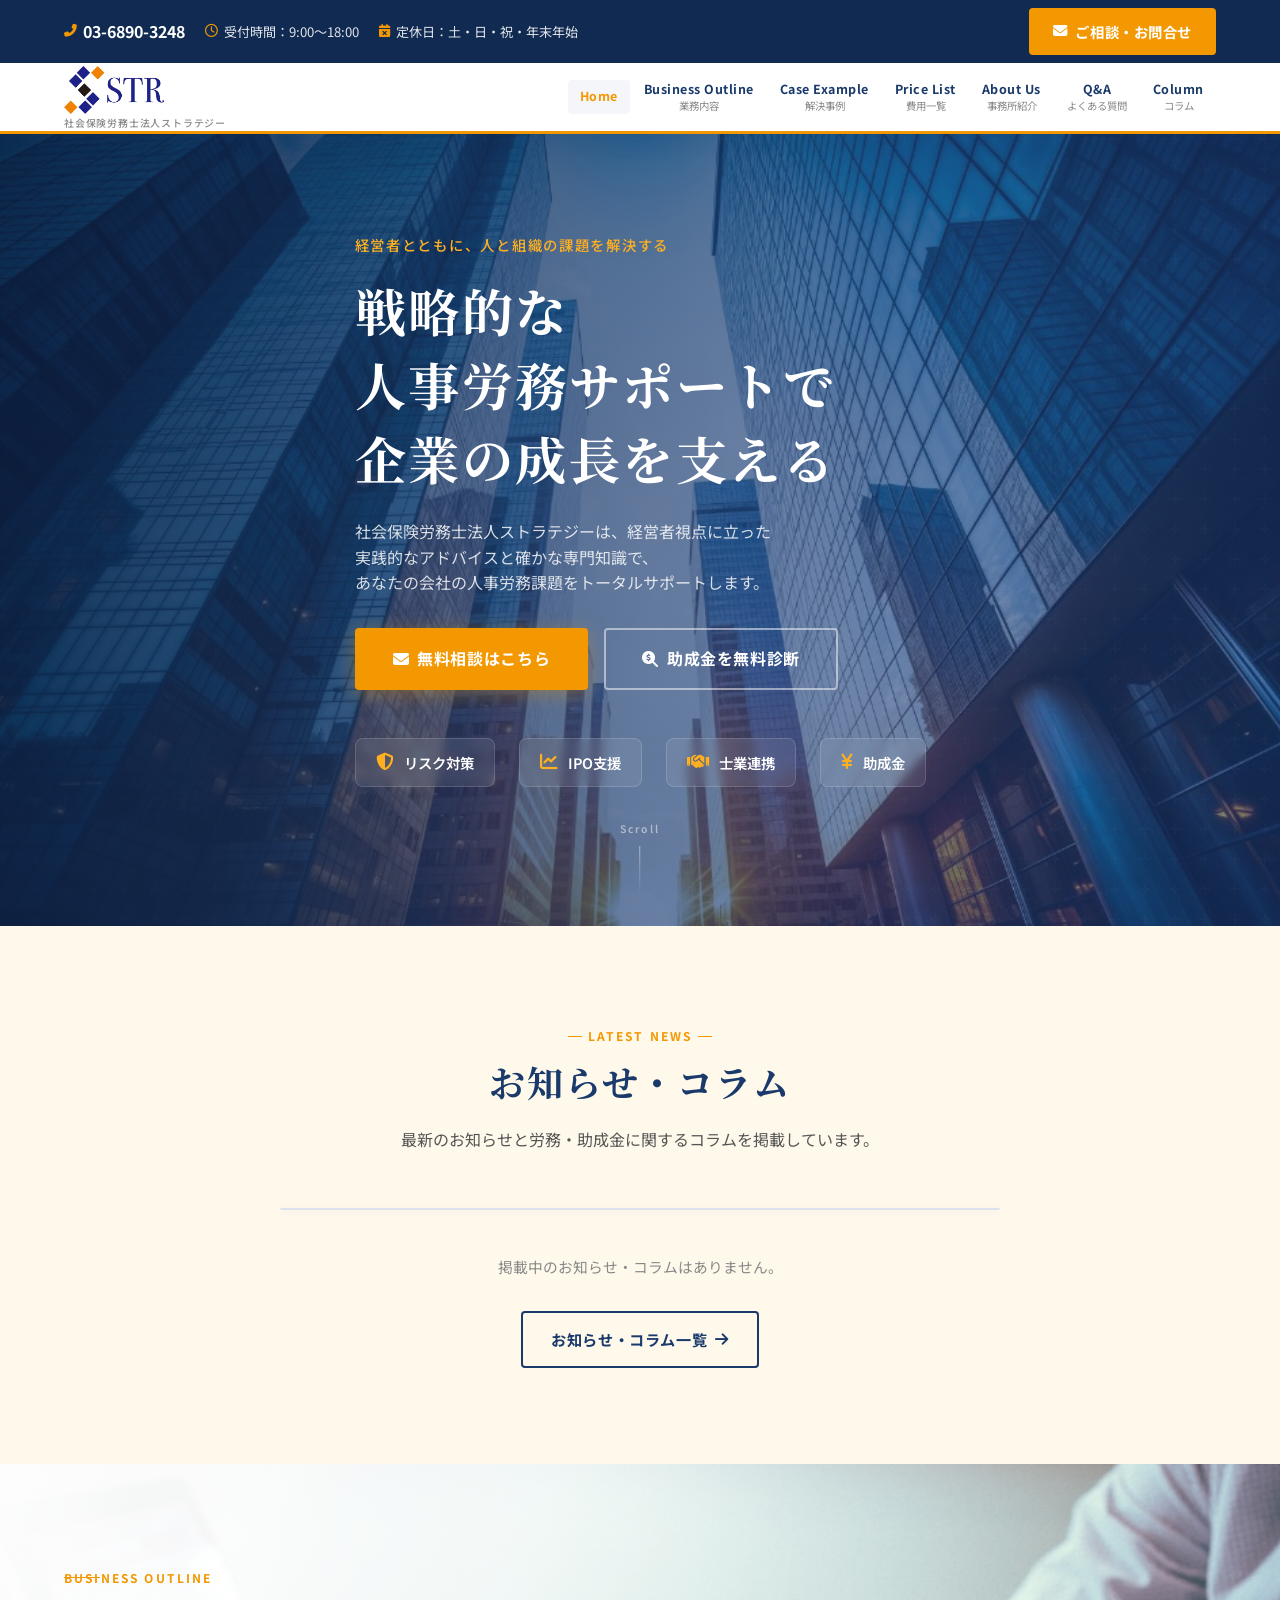
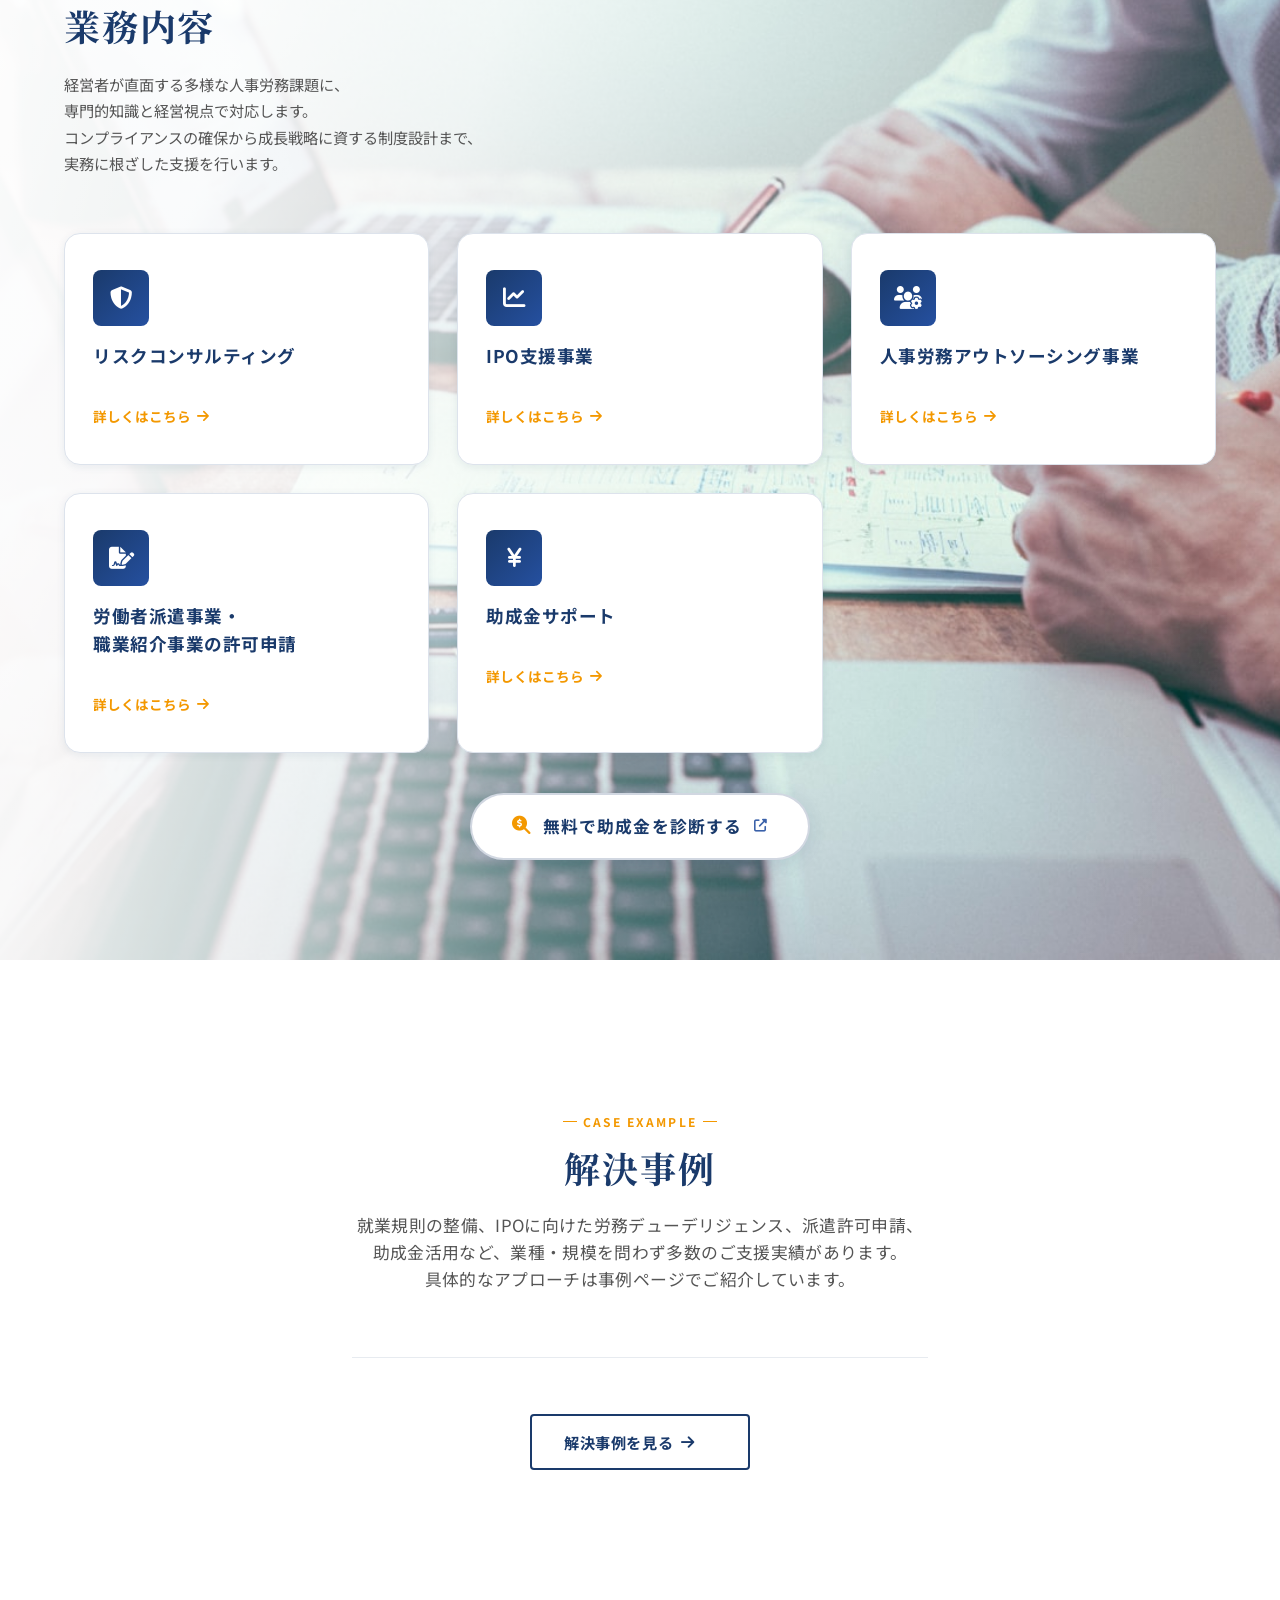
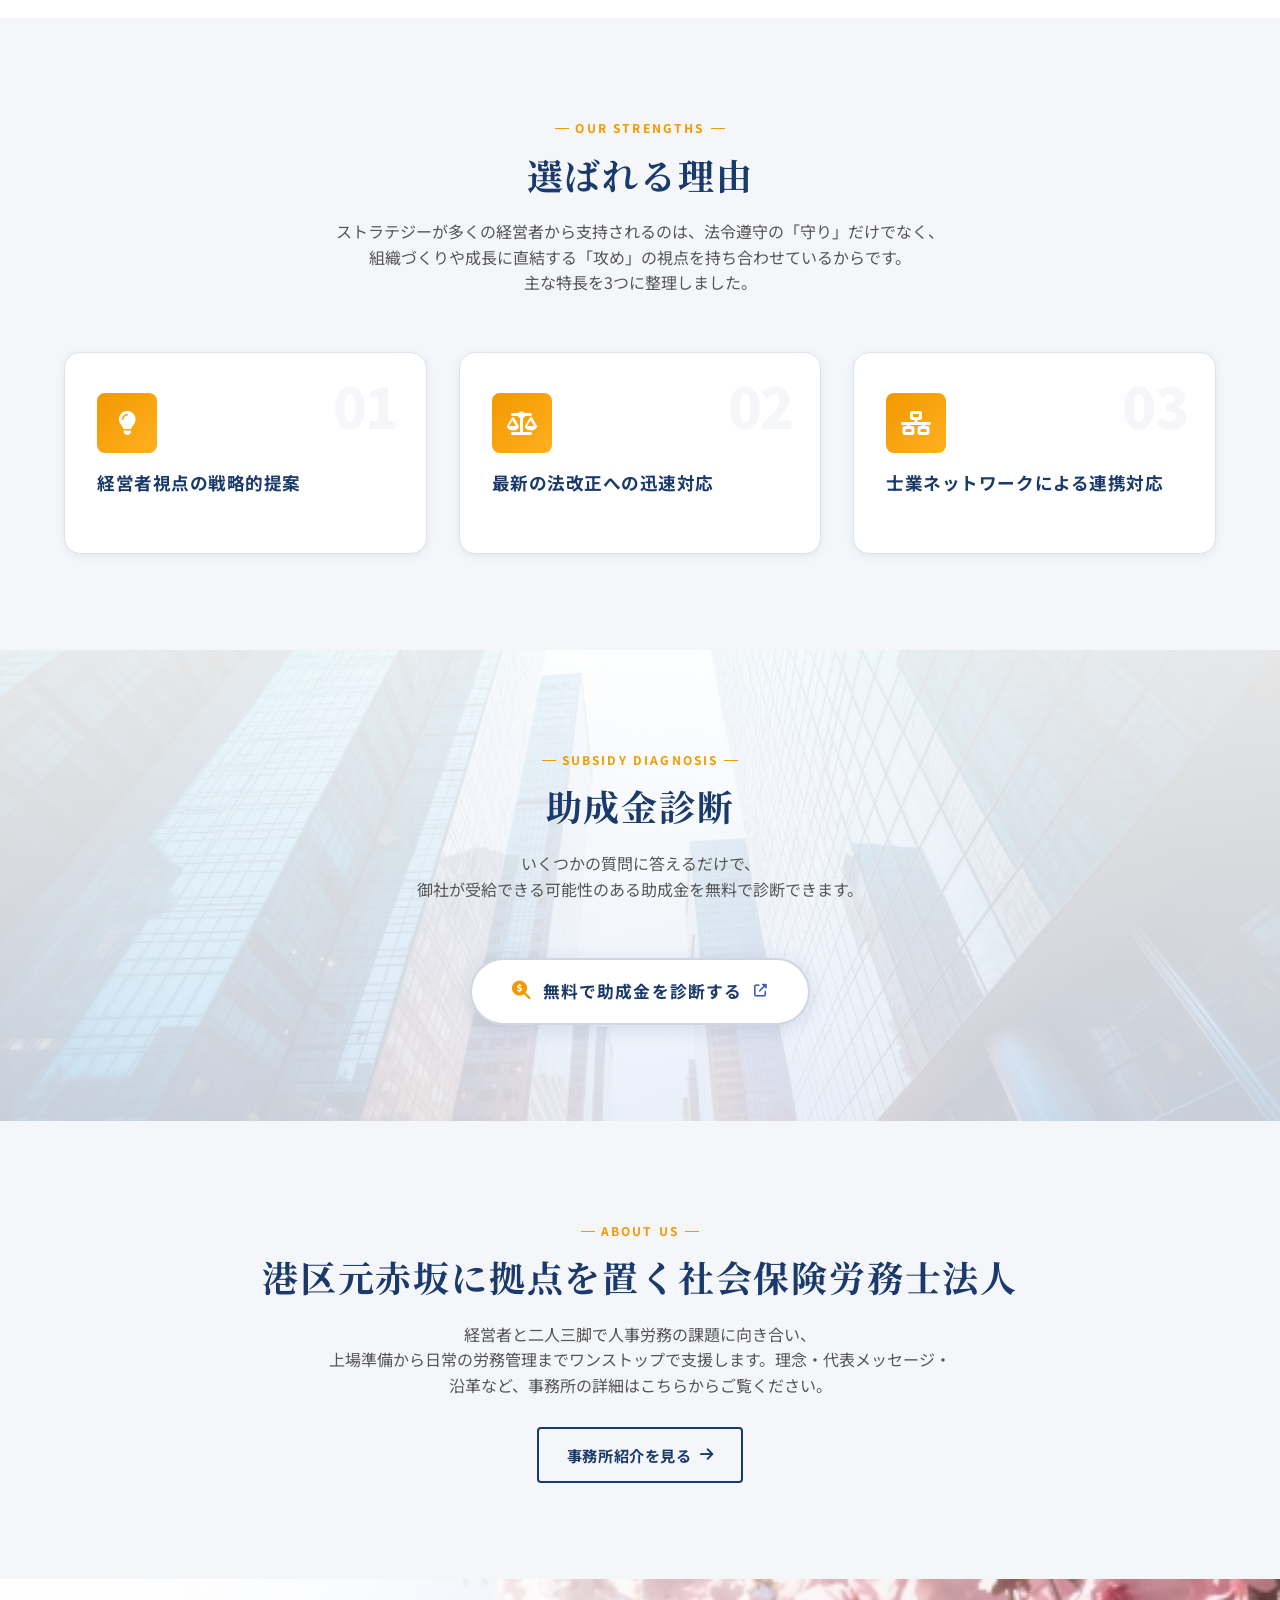
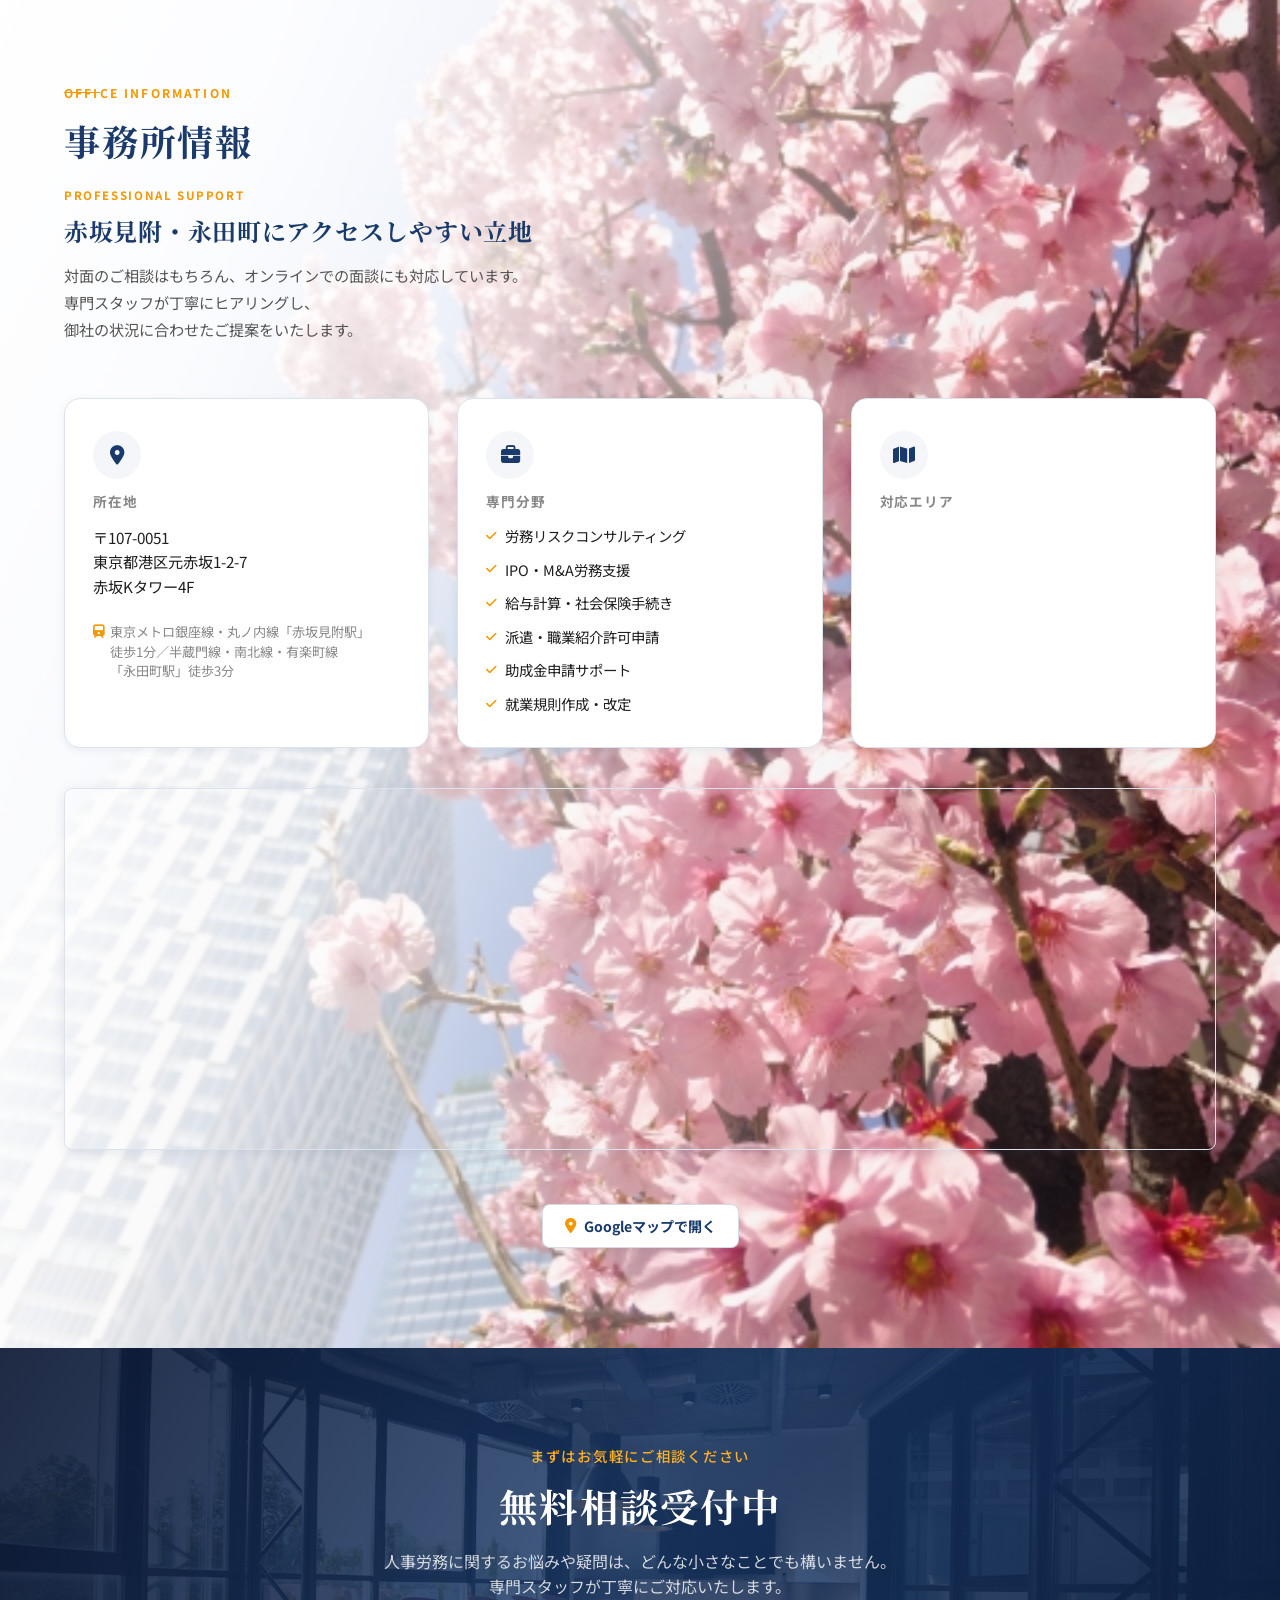
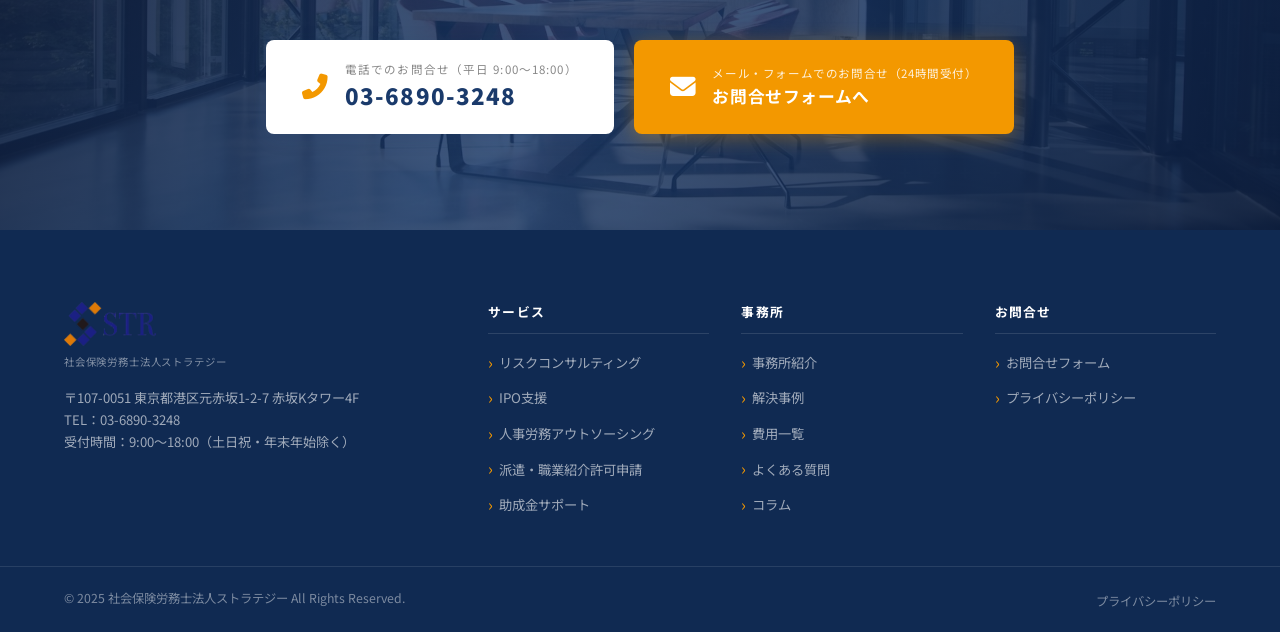
<file: index.html>
<!DOCTYPE html>
<html lang="ja">
<head>
  <meta charset="UTF-8">
  <meta name="viewport" content="width=device-width, initial-scale=1.0, viewport-fit=cover">
  <title>社会保険労務士法人ストラテジー｜人事労務・IPO支援・助成金・派遣許可申請</title>
  <meta name="description" content="社会保険労務士法人ストラテジーは東京都港区元赤坂を拠点に、リスクコンサルティング、IPO支援、人事労務アウトソーシング、派遣・職業紹介許可申請、助成金サポートなど、経営者視点で幅広くご支援します。">
  <meta name="keywords" content="社会保険労務士,社労士,東京,港区,IPO支援,人事労務,助成金,派遣許可,職業紹介,リスクコンサル">
  <!-- OGP -->
  <meta property="og:title" content="社会保険労務士法人ストラテジー｜人事労務・IPO支援・助成金">
  <meta property="og:description" content="東京都港区の社会保険労務士法人。経営者視点の戦略的人事労務サポートを提供します。">
  <meta property="og:type" content="website">
  <meta property="og:url" content="https://sr-strategy.jp/">
  <meta property="og:image" content="images/ogp.jpg">
  <meta property="og:site_name" content="社会保険労務士法人ストラテジー">
  <meta name="twitter:card" content="summary_large_image">
  <!-- Fonts -->
  <link rel="preconnect" href="https://fonts.googleapis.com">
  <link rel="preconnect" href="https://fonts.gstatic.com" crossorigin>
  <link href="https://fonts.googleapis.com/css2?family=Noto+Sans+JP:wght@300;400;500;700;900&family=Noto+Serif+JP:wght@400;700&display=swap" rel="stylesheet">
  <!-- Font Awesome -->
  <link rel="stylesheet" href="https://cdn.jsdelivr.net/npm/@fortawesome/fontawesome-free@6.4.0/css/all.min.css">
  <!-- Custom CSS -->
  <link rel="stylesheet" href="css/style.css">
</head>
<body>

  <!-- =========================================================
       HEADER
  ========================================================= -->
  <header class="site-header" id="site-header">
    <div class="header-top">
      <div class="container header-top-inner">
        <div class="header-info">
          <span class="header-tel">
            <i class="fas fa-phone-alt"></i>
            <a href="tel:0368903248">03-6890-3248</a>
          </span>
          <span class="header-hours">
            <i class="far fa-clock"></i>受付時間：9:00〜18:00
          </span>
          <span class="header-holiday">
            <i class="fas fa-calendar-times"></i>定休日：土・日・祝・年末年始
          </span>
        </div>
        <a href="contact.html" class="btn btn-cta">
          <i class="fas fa-envelope"></i>ご相談・お問合せ
        </a>
      </div>
    </div>
    <div class="header-main">
      <div class="container header-main-inner">
        <div class="site-logo">
          <a href="index.html">
            <img src="images/logo-transparent.png" alt="STRATOZ 社会保険労務士法人ストラテジー" class="logo-img">
            <span class="logo-ja">社会保険労務士法人ストラテジー</span>
          </a>
        </div>
        <nav class="global-nav" id="global-nav" aria-label="グローバルナビゲーション">
          <ul class="nav-list">
            <li class="nav-item active"><a href="index.html"><span class="nav-en">Home</span></a></li>
            <li class="nav-item"><a href="business.html"><span class="nav-en">Business Outline</span><span class="nav-ja">業務内容</span></a></li>
            <li class="nav-item"><a href="cases.html"><span class="nav-en">Case Example</span><span class="nav-ja">解決事例</span></a></li>
            <li class="nav-item"><a href="price.html"><span class="nav-en">Price List</span><span class="nav-ja">費用一覧</span></a></li>
            <li class="nav-item"><a href="about.html"><span class="nav-en">About Us</span><span class="nav-ja">事務所紹介</span></a></li>
            <li class="nav-item"><a href="qa.html"><span class="nav-en">Q&amp;A</span><span class="nav-ja">よくある質問</span></a></li>
            <li class="nav-item"><a href="column.html"><span class="nav-en">Column</span><span class="nav-ja">コラム</span></a></li>
          </ul>
        </nav>
        <button class="hamburger" id="hamburger" aria-label="メニューを開く" aria-expanded="false">
          <span></span><span></span><span></span>
        </button>
      </div>
    </div>
  </header>

  <!-- Mobile Nav Overlay -->
  <div class="mobile-nav-overlay" id="mobile-nav-overlay"></div>
  <nav class="mobile-nav" id="mobile-nav" aria-label="モバイルナビゲーション">
    <button class="mobile-nav-close" id="mobile-nav-close" aria-label="メニューを閉じる">
      <i class="fas fa-times"></i>
    </button>
    <div class="mobile-logo">
      <img src="images/logo-transparent.png" alt="STRATOZ 社会保険労務士法人ストラテジー" class="logo-img">
      <span class="logo-ja">社会保険労務士法人ストラテジー</span>
    </div>
    <ul class="mobile-nav-list">
      <li><a href="index.html">Home</a></li>
      <li><a href="business.html">Business Outline <span>業務内容</span></a></li>
      <li><a href="cases.html">Case Example <span>解決事例</span></a></li>
      <li><a href="price.html">Price List <span>費用一覧</span></a></li>
      <li><a href="about.html">About Us <span>事務所紹介</span></a></li>
      <li><a href="qa.html">Q&amp;A <span>よくある質問</span></a></li>
      <li><a href="column.html">Column <span>コラム</span></a></li>
    </ul>
    <div class="mobile-nav-contact">
      <a href="tel:0368903248" class="mobile-tel"><i class="fas fa-phone-alt"></i>03-6890-3248</a>
      <a href="contact.html" class="btn btn-cta"><i class="fas fa-envelope"></i>ご相談・お問合せ</a>
    </div>
  </nav>

  <main id="main-content">

    <!-- =========================================================
         ① HERO
    ========================================================= -->
    <section class="hero" aria-label="ヒーローセクション">
      <div class="hero-bg" aria-hidden="true">
        <img class="hero-bg-img" src="images/hero-bg.png" width="1920" height="1080" alt="">
        <div class="hero-overlay"></div>
      </div>
      <div class="container hero-content">
        <div class="hero-text" data-aos="fade-up">
          <p class="hero-catch-sub">経営者とともに、人と組織の課題を解決する</p>
          <h1 class="hero-title">
            戦略的な<br>人事労務サポートで<br>企業の成長を支える
          </h1>
          <p class="hero-desc">
            社会保険労務士法人ストラテジーは、経営者視点に立った<br class="pc-only">
            実践的なアドバイスと確かな専門知識で、<br class="pc-only">
            あなたの会社の人事労務課題をトータルサポートします。
          </p>
          <div class="hero-cta-group">
            <a href="contact.html" class="btn btn-hero-primary">
              <i class="fas fa-envelope"></i>無料相談はこちら
            </a>
            <a href="https://www.strsp.jp/" target="_blank" rel="noopener noreferrer" class="btn btn-hero-secondary">
              <i class="fas fa-search-dollar"></i>助成金を無料診断
            </a>
          </div>
        </div>
        <div class="hero-features">
          <div class="hero-feature-item">
            <i class="fas fa-shield-alt"></i>
            <span>リスク対策</span>
          </div>
          <div class="hero-feature-item">
            <i class="fas fa-chart-line"></i>
            <span>IPO支援</span>
          </div>
          <div class="hero-feature-item">
            <i class="fas fa-handshake"></i>
            <span>士業連携</span>
          </div>
          <div class="hero-feature-item">
            <i class="fas fa-yen-sign"></i>
            <span>助成金</span>
          </div>
        </div>
      </div>
      <div class="hero-scroll">
        <span>Scroll</span>
        <div class="scroll-line"></div>
      </div>
    </section>

    <!-- =========================================================
         ② NEWS & INFORMATION
    ========================================================= -->
    <section class="news-section section-padding" id="news">
      <div class="container">
        <div class="section-header">
          <p class="section-label">Latest News</p>
          <h2 class="section-title">お知らせ・コラム</h2>
          <p class="section-desc">最新のお知らせと労務・助成金に関するコラムを掲載しています。</p>
        </div>
        <div class="news-inner">
          <ul class="news-list" id="news-list" aria-label="お知らせ一覧">
            <!-- 記事は data/column-posts.json または管理画面から追加 -->
          </ul>
          <p class="news-empty-message" style="text-align:center;color:var(--color-text-muted);font-size:0.92rem;line-height:1.7;padding:20px 0 8px;margin:0;">掲載中のお知らせ・コラムはありません。</p>
          <div class="news-more">
            <a href="column.html" class="btn btn-outline">
              お知らせ・コラム一覧 <i class="fas fa-arrow-right"></i>
            </a>
          </div>
        </div>
      </div>
    </section>

    <!-- =========================================================
         ③ 業務内容カード
    ========================================================= -->
    <section class="business-section business-section--immersive" id="business">
      <div class="section-immersive-bg" aria-hidden="true">
        <img class="section-immersive-bg-img" src="images/service-intro.jpg" width="1600" height="1000" alt="">
      </div>
      <div class="section-immersive-overlay" aria-hidden="true"></div>
      <div class="container section-immersive-inner">
        <div class="section-immersive-intro">
          <p class="section-label section-immersive-label">Business Outline</p>
          <h2 class="section-title section-immersive-heading">業務内容</h2>
          <p class="section-immersive-lead">
            経営者が直面する多様な人事労務課題に、専門的知識と経営視点で対応します。コンプライアンスの確保から成長戦略に資する制度設計まで、実務に根ざした支援を行います。
          </p>
        </div>
        <div class="business-grid">

          <article class="business-card" data-aos="fade-up" data-aos-delay="0">
            <div class="business-card-icon">
              <i class="fas fa-shield-alt"></i>
            </div>
            <h3 class="business-card-title">リスクコンサルティング</h3>
            <details class="mobile-collapse-details">
              <summary class="mobile-collapse-summary">説明を見る</summary>
              <p class="business-card-desc">
                労働紛争・高い離職率・従業員不満を未然に防ぎます。就業規則の整備・法改正対応・ハラスメント研修など、強固な労使関係の構築と働き方改革への対応を一貫してサポートします。
              </p>
            </details>
            <a href="business.html#risk" class="business-card-link">
              詳しくはこちら <i class="fas fa-arrow-right"></i>
            </a>
          </article>

          <article class="business-card" data-aos="fade-up" data-aos-delay="100">
            <div class="business-card-icon">
              <i class="fas fa-chart-line"></i>
            </div>
            <h3 class="business-card-title">IPO支援事業</h3>
            <details class="mobile-collapse-details">
              <summary class="mobile-collapse-summary">説明を見る</summary>
              <p class="business-card-desc">
                上場審査が厳しくなった現在、労務デューデリジェンス・過去債務算出・人事制度策定により万全の体制を構築。コンプライアンス遵守を基本に、従業員の育成・労務管理・生産性向上の制度策定から運用まで一貫してサポートします。
              </p>
            </details>
            <a href="business.html#ipo" class="business-card-link">
              詳しくはこちら <i class="fas fa-arrow-right"></i>
            </a>
          </article>

          <article class="business-card" data-aos="fade-up" data-aos-delay="200">
            <div class="business-card-icon">
              <i class="fas fa-users-cog"></i>
            </div>
            <h3 class="business-card-title">人事労務アウトソーシング事業</h3>
            <details class="mobile-collapse-details">
              <summary class="mobile-collapse-summary">説明を見る</summary>
              <p class="business-card-desc">
                給与計算・社会保険手続き・助成金申請など人事総務業務を一括代行。人件費コストダウン・属人化リスク解消・電子申請による迅速対応で、経営コア業務への集中を実現します。
              </p>
            </details>
            <a href="business.html#outsourcing" class="business-card-link">
              詳しくはこちら <i class="fas fa-arrow-right"></i>
            </a>
          </article>

          <article class="business-card" data-aos="fade-up" data-aos-delay="300">
            <div class="business-card-icon">
              <i class="fas fa-file-signature"></i>
            </div>
            <h3 class="business-card-title">労働者派遣事業・職業紹介事業の許可申請</h3>
            <details class="mobile-collapse-details">
              <summary class="mobile-collapse-summary">説明を見る</summary>
              <p class="business-card-desc">
                申請準備打合せから書類作成・労働局提出まで一貫代行。慣れない書式や数度の窓口対応も全て対応し、時間的コストを大幅削減。長年の大規模派遣元ノウハウで免許更新もサポートします。
              </p>
            </details>
            <a href="business.html#dispatch" class="business-card-link">
              詳しくはこちら <i class="fas fa-arrow-right"></i>
            </a>
          </article>

          <article class="business-card" data-aos="fade-up" data-aos-delay="400">
            <div class="business-card-icon">
              <i class="fas fa-yen-sign"></i>
            </div>
            <h3 class="business-card-title">助成金サポート</h3>
            <details class="mobile-collapse-details">
              <summary class="mobile-collapse-summary">説明を見る</summary>
              <p class="business-card-desc">
                雇用に関する助成金は種類が多く、要件も複雑です。御社の状況に合った助成金を的確に選定し、申請書類の作成から受給までを一貫してサポートします。
              </p>
            </details>
            <a href="business.html#subsidy" class="business-card-link">
              詳しくはこちら <i class="fas fa-arrow-right"></i>
            </a>
          </article>

        </div>
        <div class="business-more">
          <a href="https://www.strsp.jp/" target="_blank" rel="noopener noreferrer" class="btn-subsidy">
            <i class="fas fa-search-dollar"></i>
            無料で助成金を診断する
            <i class="fas fa-external-link-alt subsidy-link-icon"></i>
          </a>
        </div>
      </div>
    </section>

    <!-- =========================================================
         解決事例ティーザー
    ========================================================= -->
    <section class="cases-teaser-section section-padding" id="cases-teaser">
      <div class="container">
        <div class="section-header">
          <p class="section-label">Case Example</p>
          <h2 class="section-title">解決事例</h2>
          <p class="section-desc">就業規則の整備、IPOに向けた労務デューデリジェンス、派遣許可申請、助成金活用など、業種・規模を問わず多数のご支援実績があります。具体的なアプローチは事例ページでご紹介しています。</p>
        </div>
        <div class="cases-teaser-cta">
          <a href="cases.html" class="btn btn-outline">
            解決事例を見る <i class="fas fa-arrow-right"></i>
          </a>
        </div>
      </div>
    </section>

    <!-- =========================================================
         ④ 事務所の強み
    ========================================================= -->
    <section class="strength-section section-padding bg-light" id="strength">
      <div class="container">
        <div class="section-header">
          <p class="section-label">Our Strengths</p>
          <h2 class="section-title">選ばれる理由</h2>
          <p class="section-desc">ストラテジーが多くの経営者から支持されるのは、法令遵守の「守り」だけでなく、組織づくりや成長に直結する「攻め」の視点を持ち合わせているからです。主な特長を3つに整理しました。</p>
        </div>
        <div class="strength-grid">

          <div class="strength-item" data-aos="fade-up" data-aos-delay="0">
            <div class="strength-number">01</div>
            <div class="strength-icon"><i class="fas fa-lightbulb"></i></div>
            <h3 class="strength-title">経営者視点の戦略的提案</h3>
            <details class="mobile-collapse-details">
              <summary class="mobile-collapse-summary">説明を見る</summary>
              <p class="strength-desc">
                法律の「守り」だけでなく、採用・定着・組織構築といった「攻め」の人事戦略まで、経営者の目線で考え提案します。労務コストの最適化や生産性向上につながる具体的なアドバイスを提供します。
              </p>
            </details>
          </div>

          <div class="strength-item" data-aos="fade-up" data-aos-delay="150">
            <div class="strength-number">02</div>
            <div class="strength-icon"><i class="fas fa-balance-scale"></i></div>
            <h3 class="strength-title">最新の法改正への迅速対応</h3>
            <details class="mobile-collapse-details">
              <summary class="mobile-collapse-summary">説明を見る</summary>
              <p class="strength-desc">
                労働関連法は頻繁に改正されます。当法人では常に最新情報をキャッチアップし、法改正が企業に与える影響を事前にお伝えして、スムーズな対応をご支援します。
              </p>
            </details>
          </div>

          <div class="strength-item" data-aos="fade-up" data-aos-delay="300">
            <div class="strength-number">03</div>
            <div class="strength-icon"><i class="fas fa-network-wired"></i></div>
            <h3 class="strength-title">士業ネットワークによる連携対応</h3>
            <details class="mobile-collapse-details">
              <summary class="mobile-collapse-summary">説明を見る</summary>
              <p class="strength-desc">
                税理士・弁護士・司法書士・行政書士など、各分野の専門家と強力なネットワークを構築しています。法人設立から上場まで、ワンストップでのトータルサポートが可能です。
              </p>
            </details>
          </div>

        </div>
      </div>
    </section>

    <!-- =========================================================
         ⑤ 助成金診断
    ========================================================= -->
    <section class="subsidy-section subsidy-section--with-bg section-padding" id="subsidy-diagnosis">
      <div class="container">
        <div class="section-header" data-aos="fade-up">
          <p class="section-label">Subsidy Diagnosis</p>
          <h2 class="section-title">助成金診断</h2>
          <p class="section-desc">いくつかの質問に答えるだけで、御社が受給できる可能性のある助成金を無料で診断できます。</p>
        </div>
        <div class="subsidy-btn-wrap" data-aos="fade-up">
          <a href="https://www.strsp.jp/" target="_blank" rel="noopener noreferrer" class="btn-subsidy">
            <i class="fas fa-search-dollar"></i>
            無料で助成金を診断する
            <i class="fas fa-external-link-alt subsidy-link-icon"></i>
          </a>
        </div>
      </div>
    </section>

    <!-- =========================================================
         事務所紹介（ティーザー）
    ========================================================= -->
    <section class="home-about-section section-padding bg-light" id="about-teaser">
      <div class="container">
        <div class="section-header">
          <p class="section-label">About Us</p>
          <h2 class="section-title">港区元赤坂に拠点を置く社会保険労務士法人</h2>
          <p class="section-desc">経営者と二人三脚で人事労務の課題に向き合い、上場準備から日常の労務管理までワンストップで支援します。理念・代表メッセージ・沿革など、事務所の詳細はこちらからご覧ください。</p>
        </div>
        <p class="home-about-cta">
          <a href="about.html" class="btn btn-outline">事務所紹介を見る <i class="fas fa-arrow-right"></i></a>
        </p>
      </div>
    </section>

    <!-- =========================================================
         ⑥ 事務所情報
    ========================================================= -->
    <section class="office-section office-section--immersive" id="office">
      <div class="section-immersive-bg" aria-hidden="true">
        <img class="section-immersive-bg-img" src="images/office-access-akasaka.png" width="1200" height="1600" alt="">
      </div>
      <div class="section-immersive-overlay" aria-hidden="true"></div>
      <div class="container section-immersive-inner">
        <div class="section-immersive-intro office-immersive-intro">
          <p class="section-label section-immersive-label">Office Information</p>
          <h2 class="section-title section-immersive-heading">事務所情報</h2>
          <p class="section-eyebrow office-immersive-eyebrow">Professional support</p>
          <h3 class="section-split__title office-immersive-subheading">赤坂見附・永田町にアクセスしやすい立地</h3>
          <p class="section-immersive-lead">
            対面のご相談はもちろん、オンラインでの面談にも対応しています。専門スタッフが丁寧にヒアリングし、御社の状況に合わせたご提案をいたします。
          </p>
        </div>
        <div class="office-inner">
          <div class="office-info-grid">
            <div class="office-info-card" data-aos="fade-up">
              <div class="office-info-icon"><i class="fas fa-map-marker-alt"></i></div>
              <h3 class="office-info-label">所在地</h3>
              <p class="office-info-value">
                〒107-0051<br>
                東京都港区元赤坂1-2-7<br>
                赤坂Kタワー4F
              </p>
              <p class="office-access">
                <i class="fas fa-train"></i>東京メトロ銀座線・丸ノ内線「赤坂見附駅」徒歩1分／半蔵門線・南北線・有楽町線「永田町駅」徒歩3分
              </p>
            </div>
            <div class="office-info-card" data-aos="fade-up" data-aos-delay="100">
              <div class="office-info-icon"><i class="fas fa-briefcase"></i></div>
              <h3 class="office-info-label">専門分野</h3>
              <ul class="office-specialty-list">
                <li><i class="fas fa-check"></i>労務リスクコンサルティング</li>
                <li><i class="fas fa-check"></i>IPO・M&amp;A労務支援</li>
                <li><i class="fas fa-check"></i>給与計算・社会保険手続き</li>
                <li><i class="fas fa-check"></i>派遣・職業紹介許可申請</li>
                <li><i class="fas fa-check"></i>助成金申請サポート</li>
                <li><i class="fas fa-check"></i>就業規則作成・改定</li>
              </ul>
            </div>
            <div class="office-info-card" data-aos="fade-up" data-aos-delay="200">
              <div class="office-info-icon"><i class="fas fa-map"></i></div>
              <h3 class="office-info-label">対応エリア</h3>
              <details class="mobile-collapse-details">
                <summary class="mobile-collapse-summary">詳細を見る</summary>
                <p class="office-info-value">
                  東京都・神奈川県・埼玉県・千葉県を中心に、全国対応いたします。<br><br>
                  オンライン相談（Zoom・Teams等）にも対応しておりますので、全国どこからでもお気軽にご相談ください。
                </p>
              </details>
            </div>
          </div>
          <div class="office-map" data-aos="fade-up">
            <iframe
              src="https://www.google.com/maps?q=%E7%A4%BE%E4%BC%9A%E4%BF%9D%E9%99%BA%E5%8A%B4%E5%8B%99%E5%A3%AB%E6%B3%95%E4%BA%BA%E3%82%B9%E3%83%88%E3%83%A9%E3%83%86%E3%82%B8%E3%83%BC+%E6%9D%B1%E4%BA%AC%E9%83%BD%E6%B8%AF%E5%8C%BA%E5%85%83%E8%B5%A4%E5%9D%821-2-7+%E8%B5%A4%E5%9D%82K%E3%82%BF%E3%83%AF%E3%83%BC&amp;hl=ja&amp;z=17&amp;output=embed"
              width="100%"
              height="360"
              style="border:0;display:block;"
              allowfullscreen=""
              loading="lazy"
              referrerpolicy="no-referrer-when-downgrade"
              title="社会保険労務士法人ストラテジー アクセスマップ"
            ></iframe>
          </div>
          <div style="text-align:center;" data-aos="fade-up">
            <a href="https://www.google.com/maps/search/?api=1&amp;query=%E7%A4%BE%E4%BC%9A%E4%BF%9D%E9%99%BA%E5%8A%B4%E5%8B%99%E5%A3%AB%E6%B3%95%E4%BA%BA%E3%82%B9%E3%83%88%E3%83%A9%E3%83%86%E3%82%B8%E3%83%BC+%E6%9D%B1%E4%BA%AC%E9%83%BD%E6%B8%AF%E5%8C%BA%E5%85%83%E8%B5%A4%E5%9D%821-2-7+%E8%B5%A4%E5%9D%82K%E3%82%BF%E3%83%AF%E3%83%BC4F" target="_blank" rel="noopener noreferrer" class="map-open-btn">
              <i class="fas fa-map-marker-alt"></i>Googleマップで開く
            </a>
          </div>
        </div>
      </div>
    </section>

    <!-- =========================================================
         ⑥ お問合せ
    ========================================================= -->
    <section class="contact-cta-section" id="contact-cta">
      <div class="contact-cta-bg" aria-hidden="true">
        <img class="contact-cta-bg-img" src="images/cta-bg.jpg" width="1920" height="800" alt="">
      </div>
      <div class="contact-cta-overlay" aria-hidden="true"></div>
      <div class="container">
        <div class="contact-cta-inner">
          <div class="contact-cta-text" data-aos="fade-up">
            <p class="contact-cta-sub">まずはお気軽にご相談ください</p>
            <h2 class="contact-cta-title">無料相談受付中</h2>
            <p class="contact-cta-desc">
              人事労務に関するお悩みや疑問は、どんな小さなことでも構いません。<br>
              専門スタッフが丁寧にご対応いたします。
            </p>
          </div>
          <div class="contact-cta-buttons" data-aos="fade-up" data-aos-delay="150">
            <a href="tel:0368903248" class="btn btn-tel">
              <i class="fas fa-phone-alt"></i>
              <span>
                <small>電話でのお問合せ（平日 9:00〜18:00）</small>
                03-6890-3248
              </span>
            </a>
            <a href="contact.html" class="btn btn-contact-mail">
              <i class="fas fa-envelope"></i>
              <span>
                <small>メール・フォームでのお問合せ（24時間受付）</small>
                お問合せフォームへ
              </span>
            </a>
          </div>
        </div>
      </div>
    </section>

  </main>

  <!-- =========================================================
       ⑦ FOOTER
  ========================================================= -->
  <footer class="site-footer">
    <div class="footer-main">
      <div class="container footer-main-inner">
        <div class="footer-brand">
          <div class="footer-logo">
            <img src="images/logo-transparent.png" alt="STRATOZ 社会保険労務士法人ストラテジー" class="logo-img">
            <span class="logo-ja">社会保険労務士法人ストラテジー</span>
          </div>
          <address class="footer-address">
            〒107-0051 東京都港区元赤坂1-2-7 赤坂Kタワー4F<br>
            TEL：<a href="tel:0368903248">03-6890-3248</a><br>
            受付時間：9:00〜18:00（土日祝・年末年始除く）
          </address>
        </div>

        <nav class="footer-nav" aria-label="フッターナビゲーション">
          <div class="footer-nav-col">
            <h3 class="footer-nav-heading">サービス</h3>
            <ul>
              <li><a href="business.html#risk">リスクコンサルティング</a></li>
              <li><a href="business.html#ipo">IPO支援</a></li>
              <li><a href="business.html#outsourcing">人事労務アウトソーシング</a></li>
              <li><a href="business.html#dispatch">派遣・職業紹介許可申請</a></li>
              <li><a href="business.html#subsidy">助成金サポート</a></li>
            </ul>
          </div>
          <div class="footer-nav-col">
            <h3 class="footer-nav-heading">事務所</h3>
            <ul>
              <li><a href="about.html">事務所紹介</a></li>
              <li><a href="cases.html">解決事例</a></li>
              <li><a href="price.html">費用一覧</a></li>
              <li><a href="qa.html">よくある質問</a></li>
              <li><a href="column.html">コラム</a></li>
            </ul>
          </div>
          <div class="footer-nav-col">
            <h3 class="footer-nav-heading">お問合せ</h3>
            <ul>
              <li><a href="contact.html">お問合せフォーム</a></li>
              <li><a href="privacy.html">プライバシーポリシー</a></li>
            </ul>
          </div>
        </nav>
      </div>
    </div>
    <div class="footer-bottom">
      <div class="container footer-bottom-inner">
        <p class="copyright">&copy; 2025 社会保険労務士法人ストラテジー All Rights Reserved.</p>
        <ul class="footer-links">
          <li><a href="privacy.html">プライバシーポリシー</a></li>
        </ul>
      </div>
    </div>
  </footer>

  <!-- Back to Top -->
  <button class="back-to-top" id="back-to-top" aria-label="ページトップへ戻る">
    <i class="fas fa-chevron-up"></i>
  </button>

  <!-- JS -->
  <script src="js/main.js"></script>
</body>
</html>
</file>
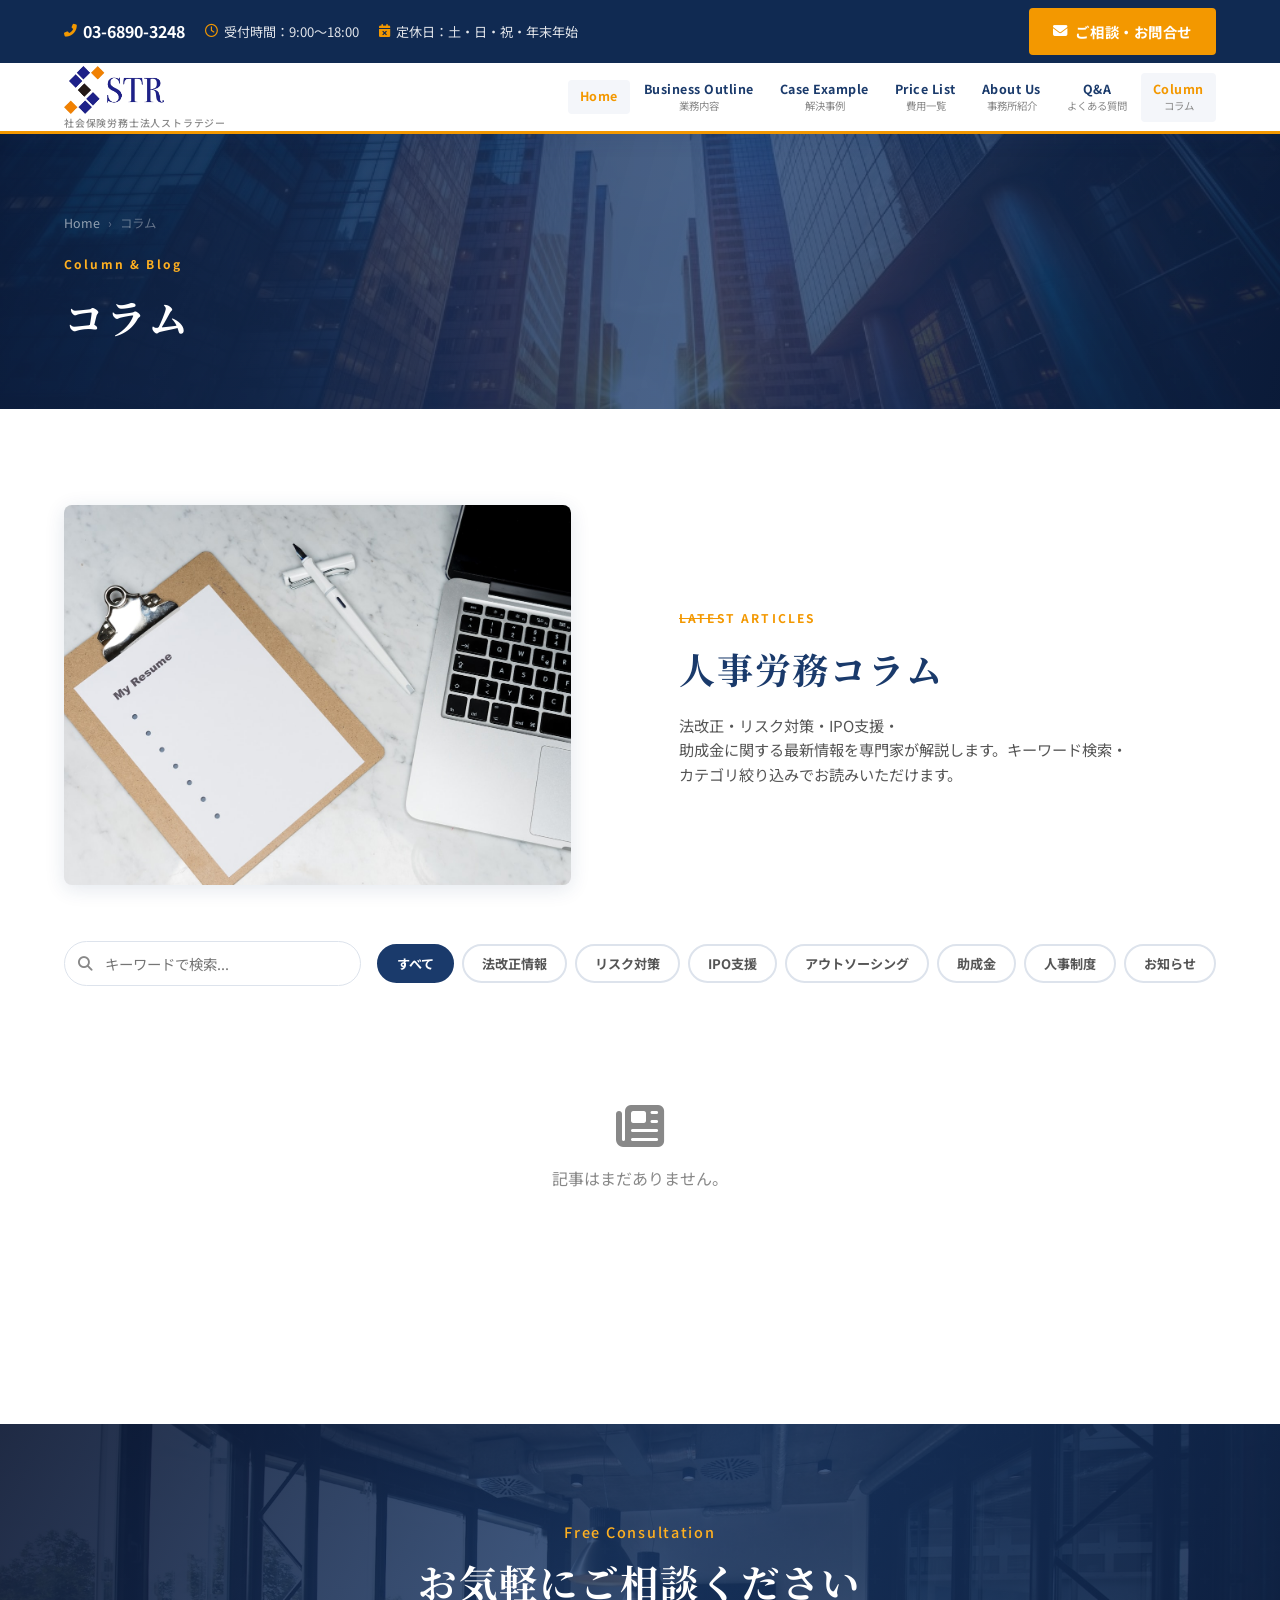
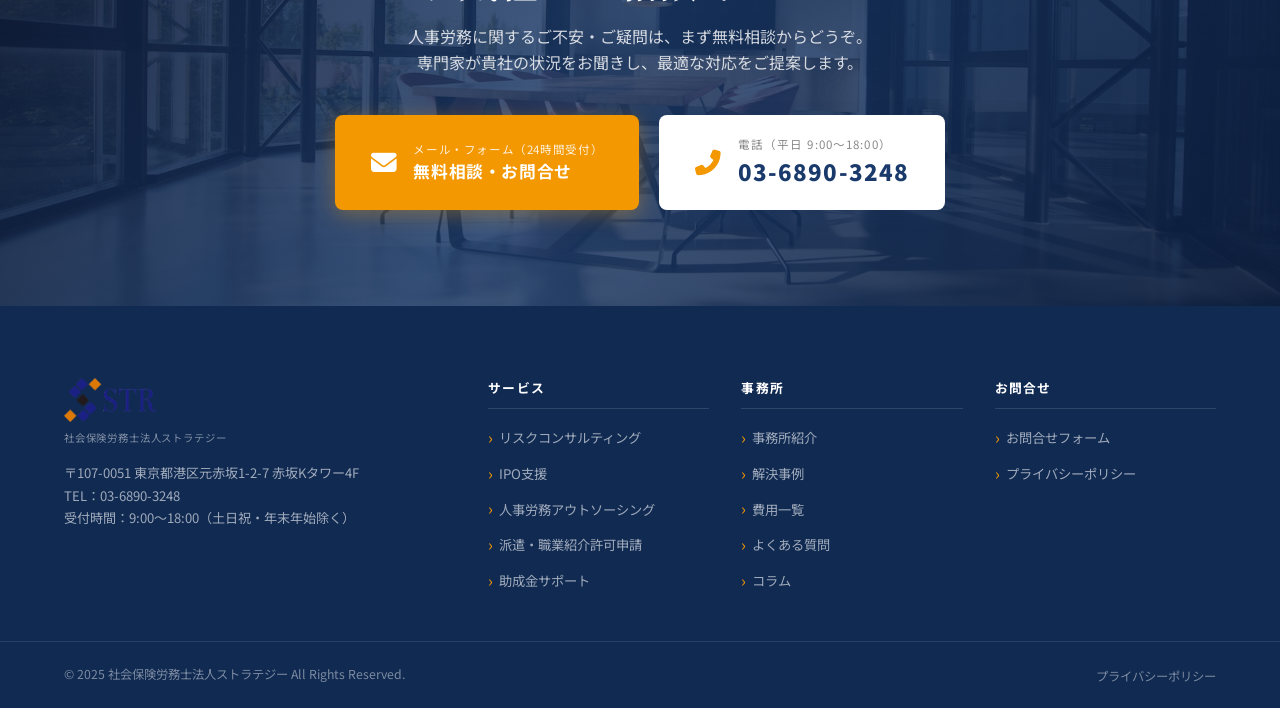
<file: column/index.html>
<!DOCTYPE html>
<html lang="ja">
<head>
  <meta charset="UTF-8">
  <meta name="viewport" content="width=device-width, initial-scale=1.0, viewport-fit=cover">
  <title>コラム｜社会保険労務士法人ストラテジー</title>
  <meta name="description" content="社会保険労務士法人ストラテジーのコラムページです。人事労務・法改正・助成金・IPO支援に関する最新情報をわかりやすく解説しています。">
  <link rel="preconnect" href="https://fonts.googleapis.com">
  <link rel="preconnect" href="https://fonts.gstatic.com" crossorigin>
  <link href="https://fonts.googleapis.com/css2?family=Noto+Sans+JP:wght@300;400;500;700;900&family=Noto+Serif+JP:wght@400;700&display=swap" rel="stylesheet">
  <link rel="stylesheet" href="https://cdn.jsdelivr.net/npm/@fortawesome/fontawesome-free@6.4.0/css/all.min.css">
  <link rel="stylesheet" href="../css/style.css">
  <style>
    /* ---- Search + Filter Bar ---- */
    .col-list-controls {
      display: flex; flex-wrap: wrap; gap: 16px;
      align-items: center; justify-content: space-between;
      margin-bottom: 36px;
    }
    .col-search-wrap {
      position: relative; flex: 1; min-width: 220px; max-width: 360px;
    }
    .col-search-wrap i {
      position: absolute; left: 14px; top: 50%; transform: translateY(-50%);
      color: var(--color-text-muted); font-size: 0.9rem;
    }
    .col-search-input {
      width: 100%; padding: 11px 16px 11px 40px;
      border: 1px solid var(--color-border); border-radius: 100px;
      font-family: var(--font-sans); font-size: 0.9rem;
      color: var(--color-text); outline: none; transition: var(--transition);
      background: var(--color-white);
    }
    .col-search-input:focus { border-color: var(--color-primary); box-shadow: 0 0 0 3px rgba(26,58,107,0.08); }
    .col-filter { display: flex; gap: 8px; flex-wrap: wrap; }
    .filter-btn {
      padding: 8px 18px; border: 2px solid var(--color-border); border-radius: 100px;
      font-size: 0.82rem; font-weight: 700; color: var(--color-text-light);
      background: var(--color-white); cursor: pointer; transition: var(--transition);
      white-space: nowrap;
    }
    .filter-btn:hover, .filter-btn.active { background: var(--color-primary); border-color: var(--color-primary); color: #fff; }

    /* ---- Featured article ---- */
    .featured-column {
      display: grid; grid-template-columns: 1fr 1fr; gap: 0;
      background: var(--color-white); border-radius: var(--radius-lg);
      overflow: hidden; border: 1px solid var(--color-border);
      box-shadow: var(--shadow-md); margin-bottom: 56px; cursor: pointer;
      transition: var(--transition);
    }
    .featured-column:hover { box-shadow: var(--shadow-lg); transform: translateY(-2px); }
    .featured-col-img {
      min-height: 280px; background: linear-gradient(135deg, var(--color-primary-dark) 0%, var(--color-primary-light) 100%);
      display: flex; align-items: center; justify-content: center; overflow: hidden;
    }
    .featured-col-img img { width: 100%; height: 100%; object-fit: cover; }
    .featured-col-img i { font-size: 5rem; color: rgba(255,255,255,0.22); }
    .featured-col-body { padding: 44px 40px; display: flex; flex-direction: column; gap: 12px; justify-content: center; }
    .featured-badge { display: inline-block; font-size: 0.72rem; font-weight: 700; padding: 4px 12px; background: var(--color-accent); color: #fff; border-radius: 2px; width: fit-content; }
    .featured-col-title { font-size: 1.25rem; font-weight: 700; color: var(--color-primary); font-family: var(--font-serif); line-height: 1.5; }
    .featured-col-meta { display: flex; gap: 12px; align-items: center; flex-wrap: wrap; }
    .featured-col-date { font-size: 0.8rem; color: var(--color-text-muted); }
    .featured-col-excerpt { font-size: 0.88rem; color: var(--color-text-light); line-height: 1.6; }

    /* ---- Card Grid ---- */
    .col-grid { display: grid; grid-template-columns: repeat(3, 1fr); gap: 28px; margin-bottom: 56px; }
    .col-card {
      background: var(--color-white); border-radius: var(--radius-lg);
      overflow: hidden; border: 1px solid var(--color-border);
      box-shadow: var(--shadow-sm); transition: var(--transition);
      display: flex; flex-direction: column; cursor: pointer;
    }
    .col-card:hover { box-shadow: var(--shadow-lg); transform: translateY(-4px); }
    .col-card-img {
      aspect-ratio: 16/9;
      background: linear-gradient(135deg, var(--color-primary) 0%, var(--color-primary-light) 100%);
      display: flex; align-items: center; justify-content: center; overflow: hidden;
      position: relative;
    }
    .col-card-img img { width: 100%; height: 100%; object-fit: cover; }
    .col-card-img i { font-size: 2.8rem; color: rgba(255,255,255,0.25); }
    .col-card-body { padding: 20px 22px; flex: 1; display: flex; flex-direction: column; gap: 8px; }
    .col-card-meta { display: flex; align-items: center; gap: 8px; flex-wrap: wrap; }
    .col-cat-badge {
      font-size: 0.68rem; font-weight: 700; padding: 3px 10px;
      border-radius: 2px; color: #fff; white-space: nowrap;
    }
    .cat-law        { background: #2a6ebb; }
    .cat-risk       { background: #c0392b; }
    .cat-ipo        { background: #1a7a4a; }
    .cat-outsourcing{ background: #7d4ec8; }
    .cat-subsidy    { background: #c8782b; }
    .cat-hr         { background: #2b8fc8; }
    .cat-notice     { background: #888; }
    .col-card-date { font-size: 0.75rem; color: var(--color-text-muted); }
    .col-card-title { font-size: 0.93rem; font-weight: 700; color: var(--color-primary); line-height: 1.5; flex: 1; }
    .col-card-excerpt { font-size: 0.82rem; color: var(--color-text-light); line-height: 1.5; }
    .col-read-more {
      display: inline-flex; align-items: center; gap: 6px; font-size: 0.8rem; font-weight: 700;
      color: var(--color-accent); margin-top: auto; transition: var(--transition);
    }
    .col-read-more:hover { gap: 10px; }

    /* ---- Empty / Loading ---- */
    .col-empty { text-align: center; padding: 80px 20px; color: var(--color-text-muted); }
    .col-empty i { font-size: 3rem; display: block; margin-bottom: 16px; }
    .col-loading { text-align: center; padding: 60px; color: var(--color-text-muted); }

    /* ---- Pagination ---- */
    .col-pagination { display: flex; justify-content: center; gap: 8px; margin-top: 12px; flex-wrap: wrap; }
    .page-btn {
      width: 40px; height: 40px; border: 1px solid var(--color-border);
      border-radius: var(--radius-sm); background: var(--color-white);
      font-size: 0.85rem; font-weight: 700; color: var(--color-text-light);
      cursor: pointer; transition: var(--transition); display: flex; align-items: center; justify-content: center;
    }
    .page-btn:hover, .page-btn.active { background: var(--color-primary); border-color: var(--color-primary); color: #fff; }
    .page-btn:disabled { opacity: 0.4; cursor: not-allowed; }

    /* ---- Results count ---- */
    .col-result-info { font-size: 0.82rem; color: var(--color-text-muted); margin-bottom: 12px; }

    @media (max-width: 1024px) { .col-grid { grid-template-columns: repeat(2, 1fr); } }
    @media (max-width: 768px) {
      .col-grid { grid-template-columns: 1fr; }
      .featured-column { grid-template-columns: 1fr; }
      .featured-col-img { min-height: 200px; }
      .featured-col-body { padding: 28px 24px; }
      .col-list-controls { flex-direction: column; align-items: stretch; }
      .col-search-wrap { max-width: 100%; }
    }
  </style>
</head>
<body>
  <!-- ==================== HEADER ==================== -->
  <header class="site-header" id="site-header">
    <div class="header-top">
      <div class="container header-top-inner">
        <div class="header-info">
          <span class="header-tel"><i class="fas fa-phone-alt"></i><a href="tel:0368903248">03-6890-3248</a></span>
          <span class="header-hours"><i class="far fa-clock"></i>受付時間：9:00〜18:00</span>
          <span class="header-holiday"><i class="fas fa-calendar-times"></i>定休日：土・日・祝・年末年始</span>
        </div>
        <a href="../contact.html" class="btn btn-cta"><i class="fas fa-envelope"></i>ご相談・お問合せ</a>
      </div>
    </div>
    <div class="header-main">
      <div class="container header-main-inner">
        <div class="site-logo">
          <a href="../index.html">
            <img src="../images/logo-transparent.png" alt="STRATOZ 社会保険労務士法人ストラテジー" class="logo-img">
            <span class="logo-ja">社会保険労務士法人ストラテジー</span>
          </a>
        </div>
        <nav class="global-nav" id="global-nav">
          <ul class="nav-list">
            <li class="nav-item"><a href="../index.html"><span class="nav-en">Home</span></a></li>
            <li class="nav-item"><a href="../business.html"><span class="nav-en">Business Outline</span><span class="nav-ja">業務内容</span></a></li>
            <li class="nav-item"><a href="../cases.html"><span class="nav-en">Case Example</span><span class="nav-ja">解決事例</span></a></li>
            <li class="nav-item"><a href="../price.html"><span class="nav-en">Price List</span><span class="nav-ja">費用一覧</span></a></li>
            <li class="nav-item"><a href="../about.html"><span class="nav-en">About Us</span><span class="nav-ja">事務所紹介</span></a></li>
            <li class="nav-item"><a href="../qa.html"><span class="nav-en">Q&amp;A</span><span class="nav-ja">よくある質問</span></a></li>
            <li class="nav-item active"><a href="index.html"><span class="nav-en">Column</span><span class="nav-ja">コラム</span></a></li>
          </ul>
        </nav>
        <button class="hamburger" id="hamburger" aria-label="メニューを開く" aria-expanded="false">
          <span></span><span></span><span></span>
        </button>
      </div>
    </div>
  </header>
  <div class="mobile-nav-overlay" id="mobile-nav-overlay"></div>
  <nav class="mobile-nav" id="mobile-nav">
    <button class="mobile-nav-close" id="mobile-nav-close"><i class="fas fa-times"></i></button>
    <div class="mobile-logo">
      <img src="../images/logo-transparent.png" alt="STRATOZ" class="logo-img">
      <span class="logo-ja">社会保険労務士法人ストラテジー</span>
    </div>
    <ul class="mobile-nav-list">
      <li><a href="../index.html">Home</a></li>
      <li><a href="../business.html">Business Outline <span>業務内容</span></a></li>
      <li><a href="../cases.html">Case Example <span>解決事例</span></a></li>
      <li><a href="../price.html">Price List <span>費用一覧</span></a></li>
      <li><a href="../about.html">About Us <span>事務所紹介</span></a></li>
      <li><a href="../qa.html">Q&amp;A <span>よくある質問</span></a></li>
      <li><a href="index.html">Column <span>コラム</span></a></li>
    </ul>
    <div class="mobile-nav-contact">
      <a href="tel:0368903248" class="mobile-tel"><i class="fas fa-phone-alt"></i>03-6890-3248</a>
      <a href="../contact.html" class="btn btn-cta"><i class="fas fa-envelope"></i>ご相談・お問合せ</a>
    </div>
  </nav>

  <!-- ==================== MAIN ==================== -->
  <main>
    <div class="page-hero page-hero--photo">
      <div class="page-hero-bg" aria-hidden="true">
        <img class="page-hero-bg-img" src="../images/hero-bg.png" width="1920" height="640" alt="">
      </div>
      <div class="page-hero-photo-overlay" aria-hidden="true"></div>
      <div class="container page-hero-inner">
        <div class="breadcrumb"><a href="../index.html">Home</a><span>›</span><span>コラム</span></div>
        <p class="page-hero-en">Column &amp; Blog</p>
        <h1 class="page-hero-title">コラム</h1>
      </div>
    </div>

    <section class="content-section">
      <div class="container">

        <!-- Section intro（画像＋テキスト） -->
        <div class="section-split column-page-intro">
          <div class="section-split__media">
            <div class="image-card">
              <img class="section-image" src="../images/column-insight.jpg" width="800" height="600" alt="コラム・読み物のイメージ">
            </div>
          </div>
          <div class="section-split__text">
            <p class="section-label">Latest Articles</p>
            <h2 class="section-title">人事労務コラム</h2>
            <p class="section-split__lead">
              法改正・リスク対策・IPO支援・助成金に関する最新情報を専門家が解説します。キーワード検索・カテゴリ絞り込みでお読みいただけます。
            </p>
          </div>
        </div>

        <!-- Featured article -->
        <div id="featured-area"></div>

        <!-- Controls: search + filter -->
        <div class="col-list-controls">
          <div class="col-search-wrap">
            <i class="fas fa-search"></i>
            <input type="text" id="col-search" class="col-search-input" placeholder="キーワードで検索...">
          </div>
          <div class="col-filter" id="col-filter">
            <button class="filter-btn active" data-cat="all">すべて</button>
            <button class="filter-btn" data-cat="law">法改正情報</button>
            <button class="filter-btn" data-cat="risk">リスク対策</button>
            <button class="filter-btn" data-cat="ipo">IPO支援</button>
            <button class="filter-btn" data-cat="outsourcing">アウトソーシング</button>
            <button class="filter-btn" data-cat="subsidy">助成金</button>
            <button class="filter-btn" data-cat="hr">人事制度</button>
            <button class="filter-btn" data-cat="notice">お知らせ</button>
          </div>
        </div>

        <p class="col-result-info" id="result-info"></p>

        <!-- Article grid -->
        <div id="col-grid" class="col-grid">
          <div class="col-loading"><i class="fas fa-spinner fa-spin" style="font-size:2rem;"></i><p style="margin-top:12px;">読み込み中...</p></div>
        </div>

        <!-- Pagination -->
        <div class="col-pagination" id="col-pagination"></div>

      </div>
    </section>

    <!-- ==================== CTA ==================== -->
    <section class="contact-cta-section">
      <div class="contact-cta-bg" aria-hidden="true">
        <img class="contact-cta-bg-img" src="../images/cta-bg.jpg" width="1920" height="800" alt="">
      </div>
      <div class="contact-cta-overlay" aria-hidden="true"></div>
      <div class="container">
        <div class="contact-cta-inner">
          <div class="contact-cta-text">
            <p class="contact-cta-sub">Free Consultation</p>
            <h2 class="contact-cta-title">お気軽にご相談ください</h2>
            <p class="contact-cta-desc">
              人事労務に関するご不安・ご疑問は、まず無料相談からどうぞ。<br>
              専門家が貴社の状況をお聞きし、最適な対応をご提案します。
            </p>
          </div>
          <div class="contact-cta-buttons">
            <a href="../contact.html" class="btn btn-contact-mail"><i class="fas fa-envelope"></i><span><small>メール・フォーム（24時間受付）</small>無料相談・お問合せ</span></a>
            <a href="tel:0368903248" class="btn btn-tel"><i class="fas fa-phone-alt"></i><span><small>電話（平日 9:00〜18:00）</small>03-6890-3248</span></a>
          </div>
        </div>
      </div>
    </section>
  </main>

  <!-- ==================== FOOTER ==================== -->
  <footer class="site-footer">
    <div class="footer-main">
      <div class="container footer-main-inner">
        <div class="footer-brand">
          <div class="footer-logo">
            <img src="../images/logo-transparent.png" alt="STRATOZ 社会保険労務士法人ストラテジー" class="logo-img">
            <span class="logo-ja">社会保険労務士法人ストラテジー</span>
          </div>
          <address class="footer-address">〒107-0051 東京都港区元赤坂1-2-7 赤坂Kタワー4F<br>TEL：<a href="tel:0368903248">03-6890-3248</a><br>受付時間：9:00〜18:00（土日祝・年末年始除く）</address>
        </div>
        <nav class="footer-nav">
          <div class="footer-nav-col">
            <h3 class="footer-nav-heading">サービス</h3>
            <ul>
              <li><a href="../business.html#risk">リスクコンサルティング</a></li>
              <li><a href="../business.html#ipo">IPO支援</a></li>
              <li><a href="../business.html#outsourcing">人事労務アウトソーシング</a></li>
              <li><a href="../business.html#dispatch">派遣・職業紹介許可申請</a></li>
              <li><a href="../business.html#subsidy">助成金サポート</a></li>
            </ul>
          </div>
          <div class="footer-nav-col">
            <h3 class="footer-nav-heading">事務所</h3>
            <ul>
              <li><a href="../about.html">事務所紹介</a></li>
              <li><a href="../cases.html">解決事例</a></li>
              <li><a href="../price.html">費用一覧</a></li>
              <li><a href="../qa.html">よくある質問</a></li>
              <li><a href="index.html">コラム</a></li>
            </ul>
          </div>
          <div class="footer-nav-col">
            <h3 class="footer-nav-heading">お問合せ</h3>
            <ul>
              <li><a href="../contact.html">お問合せフォーム</a></li>
              <li><a href="../privacy.html">プライバシーポリシー</a></li>
            </ul>
          </div>
        </nav>
      </div>
    </div>
    <div class="footer-bottom">
      <div class="container footer-bottom-inner">
        <p class="copyright">&copy; 2025 社会保険労務士法人ストラテジー All Rights Reserved.</p>
        <ul class="footer-links"><li><a href="../privacy.html">プライバシーポリシー</a></li></ul>
      </div>
    </div>
  </footer>

  <button class="back-to-top" id="back-to-top"><i class="fas fa-chevron-up"></i></button>
  <script src="../js/main.js"></script>
  <script>
  /* ============================================================
     Column List Page – JS
  ============================================================ */
  (function () {
    const LIMIT = 9;

    let allArticles  = [];
    let filtered     = [];
    let currentPage  = 1;
    let currentCat   = 'all';
    let searchQuery  = '';

    const gridEl      = document.getElementById('col-grid');
    const featuredEl  = document.getElementById('featured-area');
    const paginEl     = document.getElementById('col-pagination');
    const resultEl    = document.getElementById('result-info');
    const searchInput = document.getElementById('col-search');

    /* ---- Category badge class ---- */
    const catClass = {
      law: 'cat-law', risk: 'cat-risk', ipo: 'cat-ipo',
      outsourcing: 'cat-outsourcing', subsidy: 'cat-subsidy',
      hr: 'cat-hr', notice: 'cat-notice'
    };

    /* ---- Format date ---- */
    function fmtDate(str) {
      if (!str) return '';
      const d = new Date(str);
      if (isNaN(d)) return str;
      return d.toLocaleDateString('ja-JP', { year: 'numeric', month: 'long', day: 'numeric' });
    }

    /* ---- Build post URL (個別ページは post.html?slug=xxx で統一) ---- */
    function postUrl(slug) {
      return 'post.html?slug=' + encodeURIComponent(slug);
    }

    /* ---- Eyecatch HTML ---- */
    function eyecatchHtml(article, large) {
      const size = large ? 'min-height:280px;' : '';
      if (article.eyecatch_url) {
        return `<div class="${large ? 'featured-col-img' : 'col-card-img'}" style="${size}"><img src="${article.eyecatch_url}" alt="${article.title}" loading="lazy"></div>`;
      }
      const icon = article.eyecatch_icon || 'fas fa-newspaper';
      return `<div class="${large ? 'featured-col-img' : 'col-card-img'}" style="${size}"><i class="${icon}"></i></div>`;
    }

    /* ---- Render featured article ---- */
    function renderFeatured() {
      const art = allArticles.find(a => a.featured && a.status === 'published');
      if (!art) { featuredEl.innerHTML = ''; return; }
      featuredEl.innerHTML = `
        <a href="${postUrl(art.slug)}" style="text-decoration:none;">
          <div class="featured-column" data-aos="fade-up">
            ${eyecatchHtml(art, true)}
            <div class="featured-col-body">
              <span class="featured-badge">注目記事</span>
              <h2 class="featured-col-title">${art.title}</h2>
              <div class="featured-col-meta">
                <span class="col-cat-badge ${catClass[art.category] || 'cat-notice'}">${art.category_label || art.category}</span>
                <span class="featured-col-date"><i class="far fa-calendar-alt" style="margin-right:4px;"></i>${fmtDate(art.published_date)}</span>
              </div>
              <p class="featured-col-excerpt">${art.excerpt || ''}</p>
              <span class="btn btn-outline" style="font-size:0.9rem;margin-top:8px;width:fit-content;">続きを読む <i class="fas fa-arrow-right"></i></span>
            </div>
          </div>
        </a>`;
    }

    /* ---- Render article cards ---- */
    function renderGrid() {
      const start = (currentPage - 1) * LIMIT;
      const slice = filtered.slice(start, start + LIMIT);

      resultEl.textContent = allArticles.length === 0
        ? ''
        : `${filtered.length} 件の記事が見つかりました`;

      if (filtered.length === 0) {
        const emptyMsg = allArticles.length === 0
          ? '記事はまだありません。'
          : '該当する記事が見つかりませんでした。';
        const emptyIcon = allArticles.length === 0 ? 'fa-newspaper' : 'fa-search';
        gridEl.innerHTML = `<div class="col-empty" style="grid-column:1/-1;"><i class="fas ${emptyIcon}"></i><p>${emptyMsg}</p></div>`;
        return;
      }

      gridEl.innerHTML = slice.map(art => `
        <a href="${postUrl(art.slug)}" style="text-decoration:none;">
          <article class="col-card">
            ${eyecatchHtml(art, false)}
            <div class="col-card-body">
              <div class="col-card-meta">
                <span class="col-cat-badge ${catClass[art.category] || 'cat-notice'}">${art.category_label || art.category}</span>
                <span class="col-card-date"><i class="far fa-calendar-alt" style="margin-right:3px;"></i>${fmtDate(art.published_date)}</span>
              </div>
              <h3 class="col-card-title">${art.title}</h3>
              <p class="col-card-excerpt">${(art.excerpt || '').slice(0, 80)}${(art.excerpt || '').length > 80 ? '…' : ''}</p>
              <span class="col-read-more">続きを読む <i class="fas fa-arrow-right"></i></span>
            </div>
          </article>
        </a>
      `).join('');
    }

    /* ---- Render pagination ---- */
    function renderPagination() {
      const totalPages = Math.ceil(filtered.length / LIMIT);
      if (totalPages <= 1) { paginEl.innerHTML = ''; return; }
      let html = '';
      html += `<button class="page-btn" id="prev-page" ${currentPage === 1 ? 'disabled' : ''}><i class="fas fa-chevron-left"></i></button>`;
      for (let i = 1; i <= totalPages; i++) {
        html += `<button class="page-btn ${i === currentPage ? 'active' : ''}" data-page="${i}">${i}</button>`;
      }
      html += `<button class="page-btn" id="next-page" ${currentPage === totalPages ? 'disabled' : ''}><i class="fas fa-chevron-right"></i></button>`;
      paginEl.innerHTML = html;
      paginEl.querySelectorAll('[data-page]').forEach(btn => {
        btn.addEventListener('click', () => { currentPage = parseInt(btn.dataset.page); renderAll(); scrollToGrid(); });
      });
      const prevBtn = document.getElementById('prev-page');
      const nextBtn = document.getElementById('next-page');
      if (prevBtn) prevBtn.addEventListener('click', () => { if (currentPage > 1) { currentPage--; renderAll(); scrollToGrid(); } });
      if (nextBtn) nextBtn.addEventListener('click', () => { if (currentPage < totalPages) { currentPage++; renderAll(); scrollToGrid(); } });
    }

    function scrollToGrid() {
      gridEl.scrollIntoView({ behavior: 'smooth', block: 'start' });
    }

    /* ---- Apply filter + search ---- */
    function applyFilter() {
      currentPage = 1;
      filtered = allArticles.filter(a => {
        if (a.status !== 'published') return false;
        if (currentCat !== 'all' && a.category !== currentCat) return false;
        if (searchQuery) {
          const q = searchQuery.toLowerCase();
          const haystack = (a.title + ' ' + a.excerpt + ' ' + (a.tags || '')).toLowerCase();
          if (!haystack.includes(q)) return false;
        }
        return true;
      });
    }

    /* ---- Render everything ---- */
    function renderAll() {
      renderGrid();
      renderPagination();
    }

    /* ---- Normalize article from admin format (column-posts) to list format ---- */
    function normalizeArticle(a) {
      return {
        slug: a.slug || ('post-' + (a.id || '')),
        title: a.title || '',
        published_date: a.published_date || a.date || '',
        eyecatch_url: a.eyecatch_url || a.thumbnail || '',
        excerpt: a.excerpt || (a.body ? a.body.replace(/<[^>]+>/g, '').slice(0, 120) + '…' : ''),
        category: a.category || 'notice',
        category_label: a.category_label || 'お知らせ',
        status: a.status || 'published',
        featured: a.featured || false,
        eyecatch_icon: a.eyecatch_icon || 'fas fa-newspaper',
        tags: a.tags || ''
      };
    }

    /* ---- Fetch all published articles (JSON file or localStorage) ---- */
    async function loadArticles() {
      try {
        let rawList = [];
        const res = await fetch('../data/column-posts.json');
        if (res.ok) {
          const data = await res.json();
          rawList = Array.isArray(data) ? data : (data.data || []);
        }
        if (rawList.length === 0) {
          try {
            const stored = localStorage.getItem('columnPosts');
            rawList = stored ? JSON.parse(stored) : [];
          } catch (e) { rawList = []; }
        }
        allArticles = rawList
          .map(normalizeArticle)
          .filter(a => a.status === 'published')
          .sort((a, b) => new Date(b.published_date) - new Date(a.published_date));

        renderFeatured();
        applyFilter();
        renderAll();
      } catch (e) {
        gridEl.innerHTML = `<div class="col-empty" style="grid-column:1/-1;"><i class="fas fa-exclamation-circle"></i><p>記事の読み込みに失敗しました。</p></div>`;
      }
    }

    /* ---- Filter buttons ---- */
    document.getElementById('col-filter').addEventListener('click', e => {
      const btn = e.target.closest('.filter-btn');
      if (!btn) return;
      document.querySelectorAll('.filter-btn').forEach(b => b.classList.remove('active'));
      btn.classList.add('active');
      currentCat = btn.dataset.cat;
      applyFilter();
      renderAll();
    });

    /* ---- Search ---- */
    let searchTimer;
    searchInput.addEventListener('input', () => {
      clearTimeout(searchTimer);
      searchTimer = setTimeout(() => {
        searchQuery = searchInput.value.trim();
        applyFilter();
        renderAll();
      }, 300);
    });

    /* ---- Init ---- */
    loadArticles();
  })();
  </script>
</body>
</html>
</file>
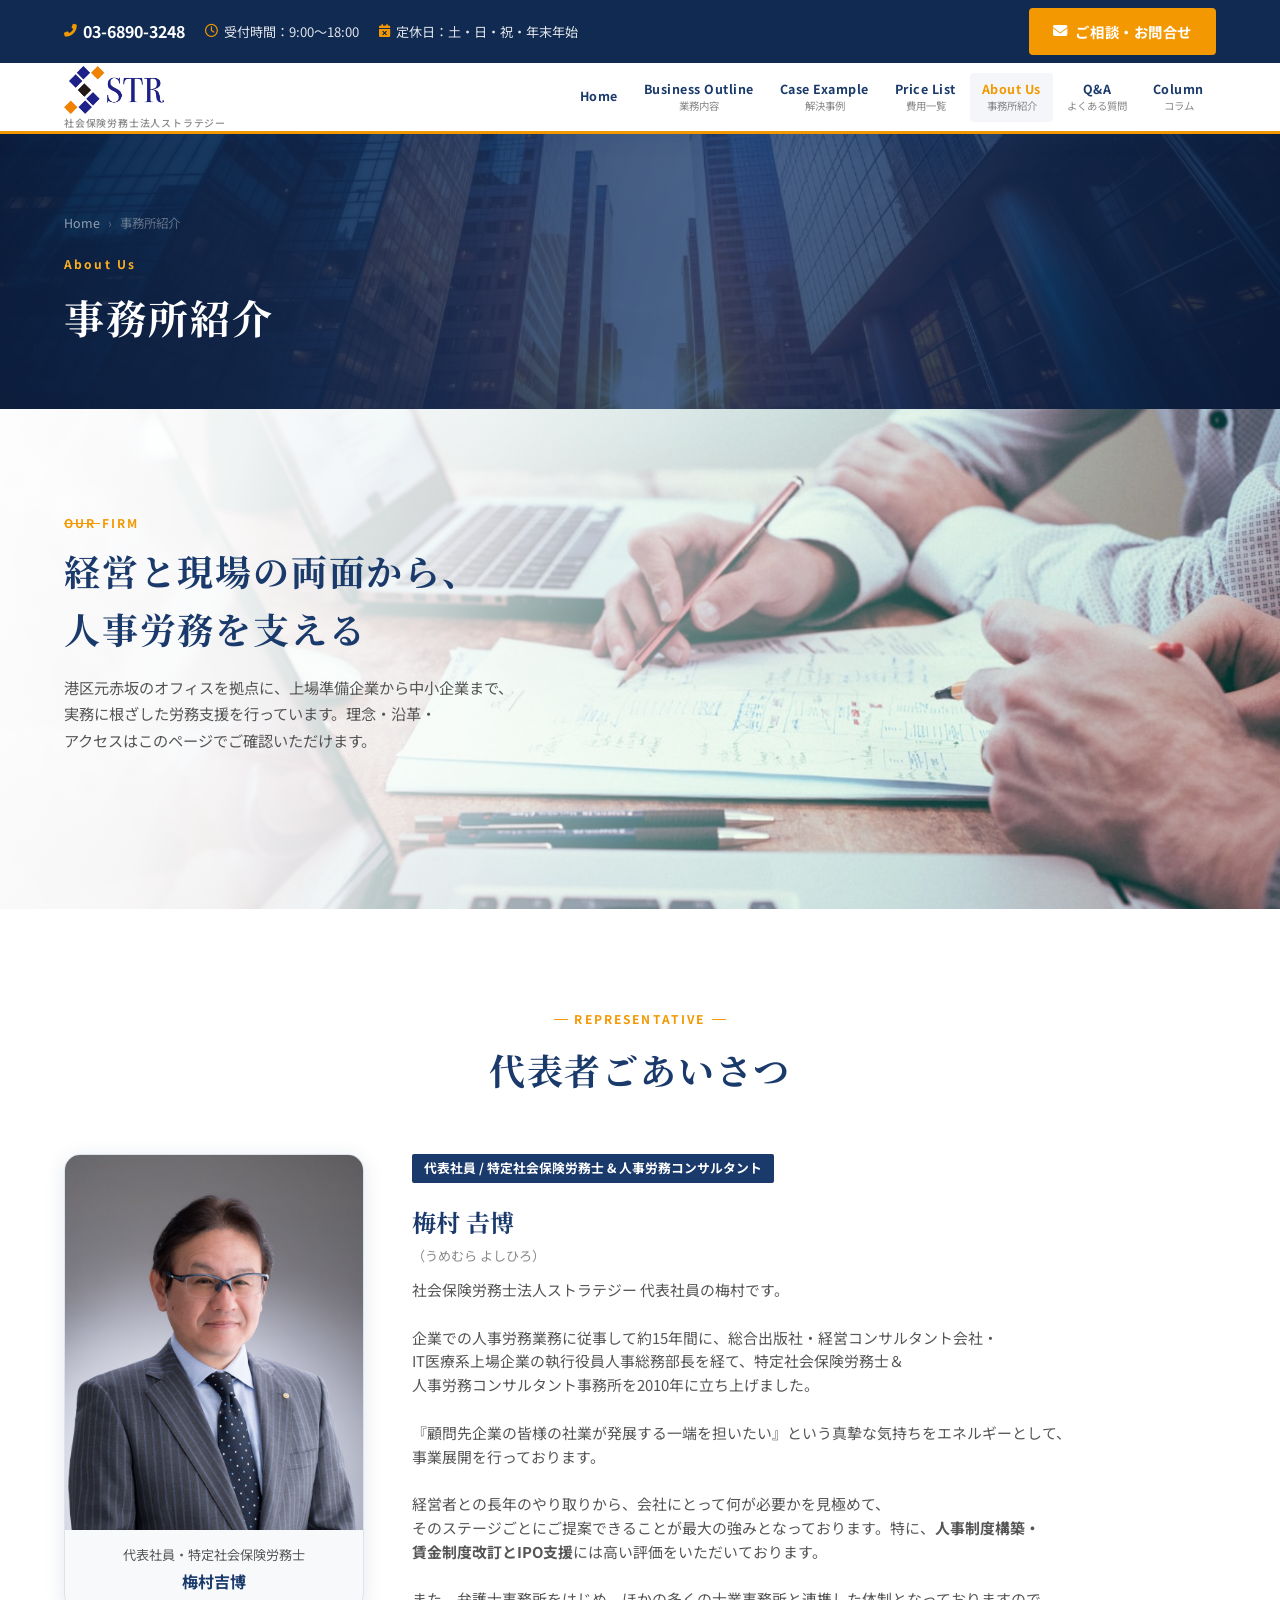
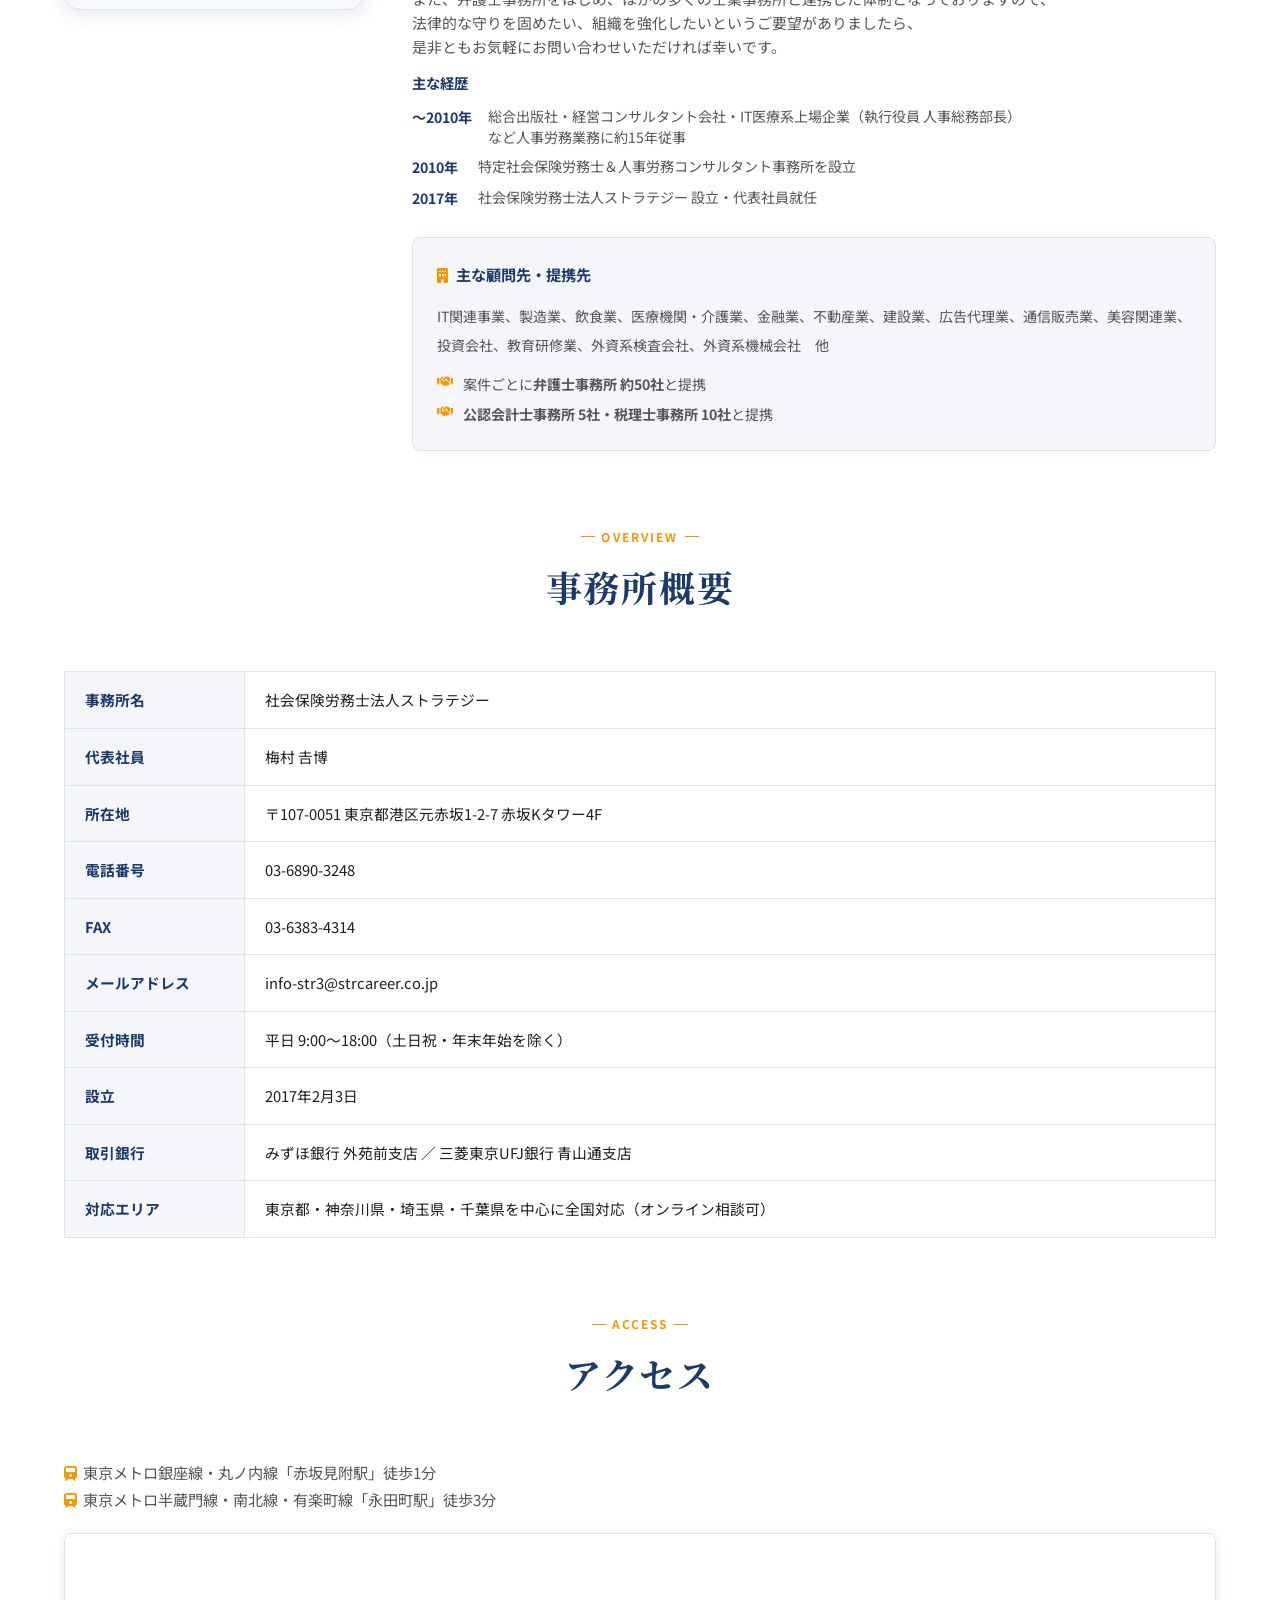
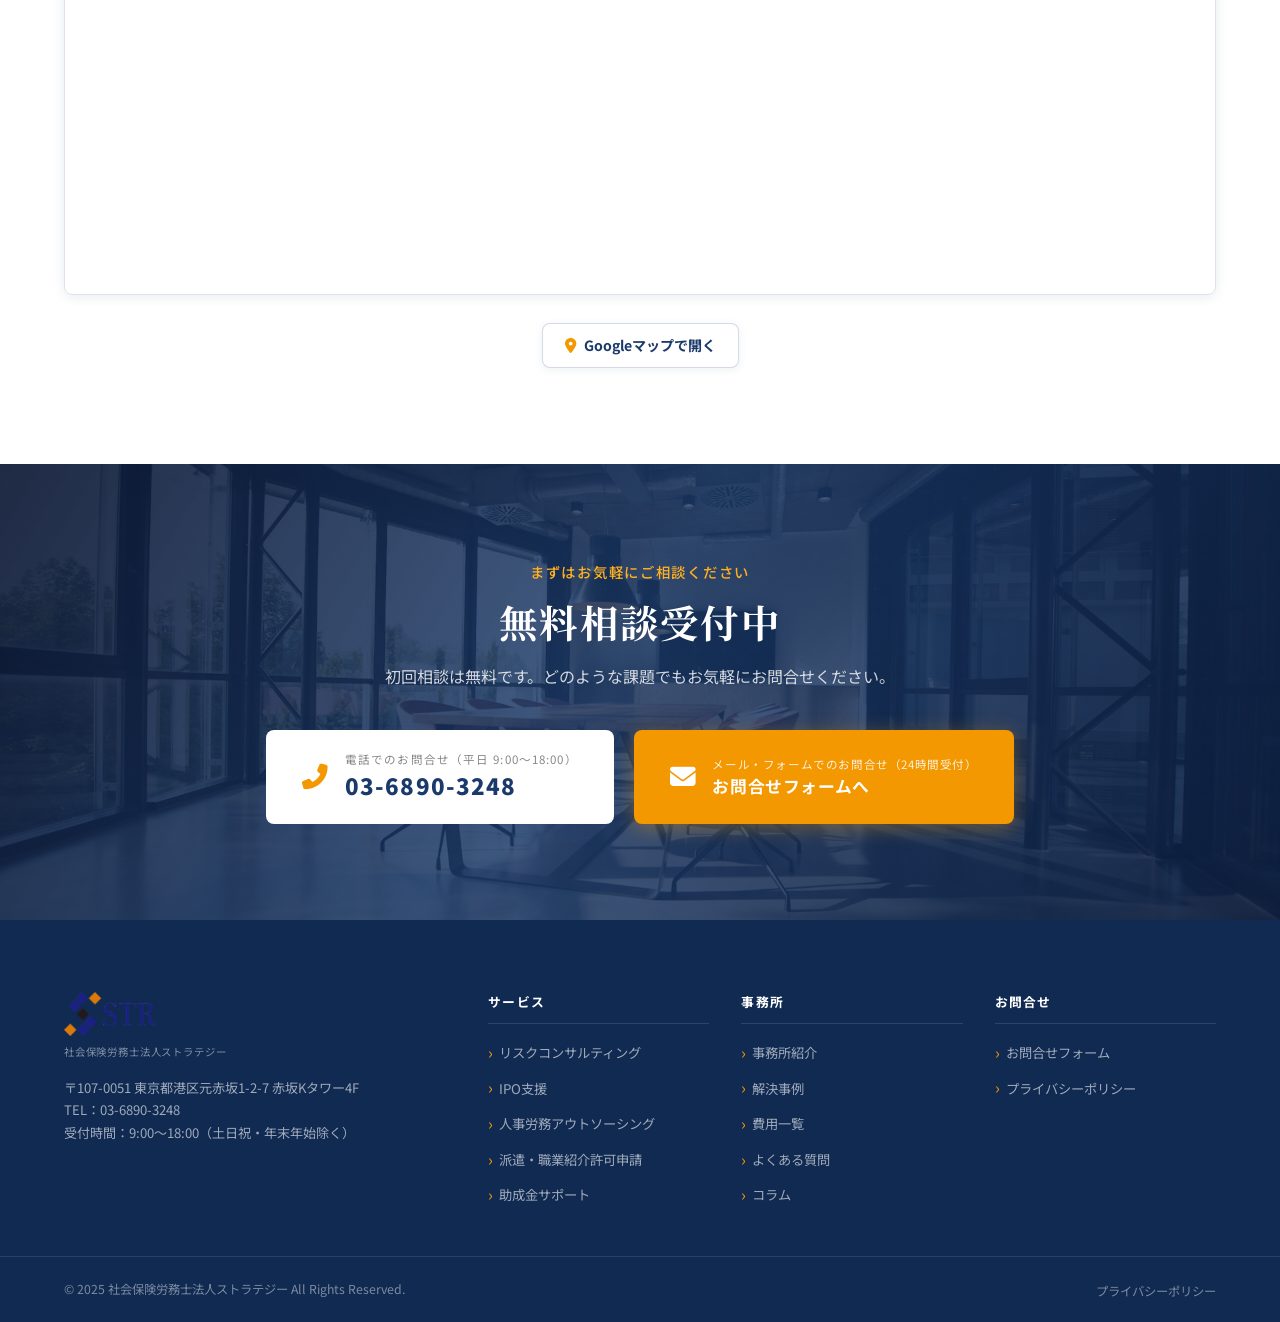
<file: about.html>
<!DOCTYPE html>
<html lang="ja">
<head>
  <meta charset="UTF-8">
  <meta name="viewport" content="width=device-width, initial-scale=1.0, viewport-fit=cover">
  <title>事務所紹介｜社会保険労務士法人ストラテジー</title>
  <meta name="description" content="社会保険労務士法人ストラテジーの事務所紹介ページです。代表社労士のプロフィール、事務所の理念・沿革・アクセスをご紹介します。">
  <link rel="preconnect" href="https://fonts.googleapis.com">
  <link rel="preconnect" href="https://fonts.gstatic.com" crossorigin>
  <link href="https://fonts.googleapis.com/css2?family=Noto+Sans+JP:wght@300;400;500;700;900&family=Noto+Serif+JP:wght@400;700&display=swap" rel="stylesheet">
  <link rel="stylesheet" href="https://cdn.jsdelivr.net/npm/@fortawesome/fontawesome-free@6.4.0/css/all.min.css">
  <link rel="stylesheet" href="css/style.css">
  <style>
    .philosophy-grid { display: grid; grid-template-columns: repeat(3, 1fr); gap: 28px; margin-bottom: 72px; }
    .philosophy-card {
      background: var(--color-white); border-radius: var(--radius-lg); padding: 36px 28px;
      border: 1px solid var(--color-border); text-align: center; transition: var(--transition);
    }
    .philosophy-card:hover { box-shadow: var(--shadow-lg); transform: translateY(-4px); }
    .philosophy-icon { font-size: 2rem; color: var(--color-accent); margin-bottom: 16px; }
    .philosophy-word { font-size: 1.2rem; font-weight: 900; color: var(--color-primary); font-family: var(--font-serif); margin-bottom: 12px; }
    .philosophy-desc { font-size: 0.88rem; color: var(--color-text-light); line-height: 1.6; }

    .profile-section { display: grid; grid-template-columns: 300px 1fr; gap: 48px; align-items: start; margin-bottom: 72px; }

    /* 代表者写真コンテナ */
    .profile-photo {
      display: flex;
      flex-direction: column;
      align-items: center;
      gap: 0;
      border-radius: var(--radius-lg);
      overflow: hidden;
      box-shadow: var(--shadow-md);
      border: 1px solid var(--color-border);
      background: #f8f9fb;
    }

    /* 代表者写真 <img> */
    .representative-photo {
      display: block;
      width: 100%;
      height: auto;
      max-width: 100%;
      object-fit: contain;
      object-position: center center;
    }

    /* 写真下キャプション */
    .profile-photo-text {
      display: block;
      width: 100%;
      padding: 12px 16px;
      background: var(--color-primary);
      color: #fff;
      font-size: 0.82rem;
      font-weight: 600;
      letter-spacing: 0.04em;
      text-align: center;
      line-height: 1.6;
    }

    /* 写真直下の氏名表示 */
    .profile-photo-name {
      display: block;
      width: 100%;
      padding: 14px 16px;
      text-align: center;
      font-size: 0.9rem;
      line-height: 1.6;
      color: var(--color-primary);
    }
    .profile-photo-name .profile-photo-title { font-size: 0.82rem; color: var(--color-text-light); display: block; margin-bottom: 4px; }
    .profile-photo-name .profile-photo-name-text { font-weight: 700; font-size: 1rem; }
    .profile-content h2 { font-size: 1.5rem; font-weight: 700; color: var(--color-primary); font-family: var(--font-serif); margin-bottom: 4px; }
    .profile-kana { font-size: 0.82rem; color: var(--color-text-muted); margin-bottom: 20px; }
    .profile-title { display: inline-block; background: var(--color-primary); color: #fff; font-size: 0.8rem; font-weight: 700; padding: 4px 12px; border-radius: 2px; margin-bottom: 20px; }
    .profile-desc { font-size: 0.93rem; color: var(--color-text-light); line-height: 1.6; margin-bottom: 16px; }
    .profile-career h3 { font-size: 0.9rem; font-weight: 700; color: var(--color-primary); margin-bottom: 12px; }
    .career-list { display: flex; flex-direction: column; gap: 8px; }
    .career-item { display: flex; gap: 16px; font-size: 0.88rem; }
    .career-year { font-weight: 700; color: var(--color-primary); white-space: nowrap; min-width: 50px; }
    .career-text { color: var(--color-text-light); line-height: 1.5; }

    .history-list { display: flex; flex-direction: column; gap: 0; }
    .history-item { display: flex; gap: 24px; padding: 20px 0; border-bottom: 1px solid var(--color-border); font-size: 0.92rem; }
    .history-year { font-weight: 700; color: var(--color-primary); min-width: 60px; }
    .history-text { color: var(--color-text-light); line-height: 1.5; }

    .overview-table { width: 100%; border-collapse: collapse; }
    .overview-table th, .overview-table td {
      padding: 16px 20px; border: 1px solid var(--color-border);
      text-align: left; vertical-align: top; font-size: 0.92rem; line-height: 1.6;
    }
    .overview-table th { background: var(--color-bg-light); color: var(--color-primary); font-weight: 700; white-space: nowrap; width: 180px; }

    @media (max-width: 768px) {
      .philosophy-grid { grid-template-columns: 1fr; }
      /* 代表ブロック：写真を画面中央に、本文は全幅 */
      .profile-section {
        display: flex;
        flex-direction: column;
        align-items: center;
        margin-bottom: 72px;
      }
      .profile-photo {
        width: min(220px, 72vw);
        max-width: 100%;
        flex-shrink: 0;
        margin: 0;
      }
      .representative-photo {
        width: 100%;
        max-width: 100%;
      }
      .profile-content {
        width: 100%;
        max-width: 100%;
        align-self: stretch;
        text-align: left;
      }
    }
  </style>
</head>
<body>
  <header class="site-header" id="site-header">
    <div class="header-top"><div class="container header-top-inner"><div class="header-info"><span class="header-tel"><i class="fas fa-phone-alt"></i><a href="tel:0368903248">03-6890-3248</a></span><span class="header-hours"><i class="far fa-clock"></i>受付時間：9:00〜18:00</span><span class="header-holiday"><i class="fas fa-calendar-times"></i>定休日：土・日・祝・年末年始</span></div><a href="contact.html" class="btn btn-cta"><i class="fas fa-envelope"></i>ご相談・お問合せ</a></div></div>
    <div class="header-main"><div class="container header-main-inner">
      <div class="site-logo"><a href="index.html"><img src="images/logo-transparent.png" alt="STRATOZ 社会保険労務士法人ストラテジー" class="logo-img"><span class="logo-ja">社会保険労務士法人ストラテジー</span></a></div>
      <nav class="global-nav" id="global-nav"><ul class="nav-list">
        <li class="nav-item"><a href="index.html"><span class="nav-en">Home</span></a></li>
        <li class="nav-item"><a href="business.html"><span class="nav-en">Business Outline</span><span class="nav-ja">業務内容</span></a></li>
        <li class="nav-item"><a href="cases.html"><span class="nav-en">Case Example</span><span class="nav-ja">解決事例</span></a></li>
        <li class="nav-item"><a href="price.html"><span class="nav-en">Price List</span><span class="nav-ja">費用一覧</span></a></li>
        <li class="nav-item active"><a href="about.html"><span class="nav-en">About Us</span><span class="nav-ja">事務所紹介</span></a></li>
        <li class="nav-item"><a href="qa.html"><span class="nav-en">Q&amp;A</span><span class="nav-ja">よくある質問</span></a></li>
        <li class="nav-item"><a href="column.html"><span class="nav-en">Column</span><span class="nav-ja">コラム</span></a></li>
      </ul></nav>
      <button class="hamburger" id="hamburger" aria-label="メニューを開く" aria-expanded="false"><span></span><span></span><span></span></button>
    </div></div>
  </header>
  <div class="mobile-nav-overlay" id="mobile-nav-overlay"></div>
  <nav class="mobile-nav" id="mobile-nav"><button class="mobile-nav-close" id="mobile-nav-close"><i class="fas fa-times"></i></button><div class="mobile-logo"><img src="images/logo-transparent.png" alt="STRATOZ 社会保険労務士法人ストラテジー" class="logo-img"><span class="logo-ja">社会保険労務士法人ストラテジー</span></div><ul class="mobile-nav-list"><li><a href="index.html">Home</a></li><li><a href="business.html">Business Outline <span>業務内容</span></a></li><li><a href="cases.html">Case Example <span>解決事例</span></a></li><li><a href="price.html">Price List <span>費用一覧</span></a></li><li><a href="about.html">About Us <span>事務所紹介</span></a></li><li><a href="qa.html">Q&amp;A <span>よくある質問</span></a></li><li><a href="column.html">Column <span>コラム</span></a></li></ul>
  <div class="mobile-nav-contact"><a href="tel:0368903248" class="mobile-tel"><i class="fas fa-phone-alt"></i>03-6890-3248</a><a href="contact.html" class="btn btn-cta"><i class="fas fa-envelope"></i>ご相談・お問合せ</a></div></nav>

  <main>
    <div class="page-hero page-hero--photo">
      <div class="page-hero-bg" aria-hidden="true">
        <img class="page-hero-bg-img" src="images/hero-bg.png" width="1920" height="640" alt="">
      </div>
      <div class="page-hero-photo-overlay" aria-hidden="true"></div>
      <div class="container page-hero-inner">
        <div class="breadcrumb"><a href="index.html">Home</a><span>›</span><span>事務所紹介</span></div>
        <p class="page-hero-en">About Us</p>
        <h1 class="page-hero-title">事務所紹介</h1>
      </div>
    </div>

    <section class="about-intro-section about-section--immersive" aria-label="事務所のご案内">
      <div class="section-immersive-bg" aria-hidden="true">
        <img class="section-immersive-bg-img" src="images/service-intro.jpg" width="1600" height="1000" alt="">
      </div>
      <div class="section-immersive-overlay" aria-hidden="true"></div>
      <div class="container section-immersive-inner">
        <div class="section-immersive-intro">
          <p class="section-label section-immersive-label">Our Firm</p>
          <h2 class="section-title section-immersive-heading about-intro-heading">経営と現場の両面から、人事労務を支える</h2>
          <p class="section-immersive-lead">
            港区元赤坂のオフィスを拠点に、上場準備企業から中小企業まで、実務に根ざした労務支援を行っています。理念・沿革・アクセスはこのページでご確認いただけます。
          </p>
        </div>
      </div>
    </section>

    <section class="content-section">
      <div class="container">

        <!-- 代表プロフィール -->
        <div class="section-header">
          <p class="section-label">Representative</p>
          <h2 class="section-title">代表者ごあいさつ</h2>
        </div>
        <div class="profile-section" data-aos="fade-up">
          <div class="profile-photo">
            <img src="images/representative.png" alt="代表社員 梅村𠮷博" class="representative-photo">
            <span class="profile-photo-name">
              <span class="profile-photo-title">代表社員・特定社会保険労務士</span>
              <span class="profile-photo-name-text">梅村吉博</span>
            </span>
          </div>
          <div class="profile-content">
            <span class="profile-title">代表社員 / 特定社会保険労務士 &amp; 人事労務コンサルタント</span>
            <h2>梅村 𠮷博</h2>
            <p class="profile-kana">（うめむら よしひろ）</p>
            <p class="profile-desc">
              社会保険労務士法人ストラテジー 代表社員の梅村です。<br><br>
              企業での人事労務業務に従事して約15年間に、総合出版社・経営コンサルタント会社・IT医療系上場企業の執行役員人事総務部長を経て、特定社会保険労務士＆人事労務コンサルタント事務所を2010年に立ち上げました。<br><br>
              『顧問先企業の皆様の社業が発展する一端を担いたい』という真摯な気持ちをエネルギーとして、事業展開を行っております。<br><br>
              経営者との長年のやり取りから、会社にとって何が必要かを見極めて、そのステージごとにご提案できることが最大の強みとなっております。特に、<strong>人事制度構築・賃金制度改訂とIPO支援</strong>には高い評価をいただいております。<br><br>
              また、弁護士事務所をはじめ、ほかの多くの士業事務所と連携した体制となっておりますので、法律的な守りを固めたい、組織を強化したいというご要望がありましたら、是非ともお気軽にお問い合わせいただければ幸いです。
            </p>
            <div class="profile-career">
              <h3>主な経歴</h3>
              <div class="career-list">
                <div class="career-item"><span class="career-year">〜2010年</span><span class="career-text">総合出版社・経営コンサルタント会社・IT医療系上場企業（執行役員 人事総務部長）など人事労務業務に約15年従事</span></div>
                <div class="career-item"><span class="career-year">2010年</span><span class="career-text">特定社会保険労務士＆人事労務コンサルタント事務所を設立</span></div>
                <div class="career-item"><span class="career-year">2017年</span><span class="career-text">社会保険労務士法人ストラテジー 設立・代表社員就任</span></div>
              </div>
            </div>

            <!-- 主な顧問先・提携先 -->
            <div style="margin-top:28px; background:var(--color-bg-light); border-radius:var(--radius-md); padding:24px; border:1px solid var(--color-border);">
              <h3 style="font-size:0.95rem; font-weight:700; color:var(--color-primary); margin-bottom:16px;"><i class="fas fa-building" style="color:var(--color-accent); margin-right:8px;"></i>主な顧問先・提携先</h3>
              <p style="font-size:0.88rem; line-height:2; color:var(--color-text-light); margin-bottom:14px;">
                IT関連事業、製造業、飲食業、医療機関・介護業、金融業、不動産業、建設業、広告代理業、通信販売業、美容関連業、投資会社、教育研修業、外資系検査会社、外資系機械会社　他
              </p>
              <div style="display:flex; flex-direction:column; gap:8px;">
                <div style="display:flex; align-items:flex-start; gap:10px; font-size:0.88rem; color:var(--color-text-light);">
                  <i class="fas fa-handshake" style="color:var(--color-accent); margin-top:3px; font-size:0.8rem;"></i>
                  <span>案件ごとに<strong>弁護士事務所 約50社</strong>と提携</span>
                </div>
                <div style="display:flex; align-items:flex-start; gap:10px; font-size:0.88rem; color:var(--color-text-light);">
                  <i class="fas fa-handshake" style="color:var(--color-accent); margin-top:3px; font-size:0.8rem;"></i>
                  <span><strong>公認会計士事務所 5社・税理士事務所 10社</strong>と提携</span>
                </div>
              </div>
            </div>
          </div>
        </div>

        <!-- 事務所概要 -->
        <div class="section-header" style="margin-top:72px;">
          <p class="section-label">Overview</p>
          <h2 class="section-title">事務所概要</h2>
        </div>
        <div class="table-responsive">
        <table class="overview-table" data-aos="fade-up">
          <tbody>
            <tr><th>事務所名</th><td>社会保険労務士法人ストラテジー</td></tr>
            <tr><th>代表社員</th><td>梅村 𠮷博</td></tr>
            <tr><th>所在地</th><td>〒107-0051 東京都港区元赤坂1-2-7 赤坂Kタワー4F</td></tr>
            <tr><th>電話番号</th><td><a href="tel:0368903248">03-6890-3248</a></td></tr>
            <tr><th>FAX</th><td>03-6383-4314</td></tr>
            <tr><th>メールアドレス</th><td><a href="mailto:info-str3@strcareer.co.jp">info-str3@strcareer.co.jp</a></td></tr>
            <tr><th>受付時間</th><td>平日 9:00〜18:00（土日祝・年末年始を除く）</td></tr>
            <tr><th>設立</th><td>2017年2月3日</td></tr>
            <tr><th>取引銀行</th><td>みずほ銀行 外苑前支店 ／ 三菱東京UFJ銀行 青山通支店</td></tr>
            <tr><th>対応エリア</th><td>東京都・神奈川県・埼玉県・千葉県を中心に全国対応（オンライン相談可）</td></tr>
          </tbody>
        </table>
        </div>

        <!-- アクセス -->
        <div class="section-header" style="margin-top:72px;">
          <p class="section-label">Access</p>
          <h2 class="section-title">アクセス</h2>
        </div>
        <div data-aos="fade-up">
          <p style="font-size:0.95rem;color:var(--color-text-light);margin-bottom:20px;line-height:1.8;">
            <i class="fas fa-train" style="color:var(--color-accent);margin-right:6px;"></i>東京メトロ銀座線・丸ノ内線「赤坂見附駅」徒歩1分<br>
            <i class="fas fa-train" style="color:var(--color-accent);margin-right:6px;"></i>東京メトロ半蔵門線・南北線・有楽町線「永田町駅」徒歩3分
          </p>
          <div class="office-map">
            <iframe
              src="https://www.google.com/maps?q=%E7%A4%BE%E4%BC%9A%E4%BF%9D%E9%99%BA%E5%8A%B4%E5%8B%99%E5%A3%AB%E6%B3%95%E4%BA%BA%E3%82%B9%E3%83%88%E3%83%A9%E3%83%86%E3%82%B8%E3%83%BC+%E6%9D%B1%E4%BA%AC%E9%83%BD%E6%B8%AF%E5%8C%BA%E5%85%83%E8%B5%A4%E5%9D%821-2-7+%E8%B5%A4%E5%9D%82K%E3%82%BF%E3%83%AF%E3%83%BC&amp;hl=ja&amp;z=17&amp;output=embed"
              width="100%"
              height="360"
              style="border:0;display:block;"
              allowfullscreen=""
              loading="lazy"
              referrerpolicy="no-referrer-when-downgrade"
              title="社会保険労務士法人ストラテジー アクセスマップ"
            ></iframe>
          </div>
          <div style="text-align:center;margin-top:14px;">
            <a href="https://www.google.com/maps/search/?api=1&amp;query=%E7%A4%BE%E4%BC%9A%E4%BF%9D%E9%99%BA%E5%8A%B4%E5%8B%99%E5%A3%AB%E6%B3%95%E4%BA%BA%E3%82%B9%E3%83%88%E3%83%A9%E3%83%86%E3%82%B8%E3%83%BC+%E6%9D%B1%E4%BA%AC%E9%83%BD%E6%B8%AF%E5%8C%BA%E5%85%83%E8%B5%A4%E5%9D%821-2-7+%E8%B5%A4%E5%9D%82K%E3%82%BF%E3%83%AF%E3%83%BC4F" target="_blank" rel="noopener noreferrer" class="map-open-btn">
              <i class="fas fa-map-marker-alt"></i>Googleマップで開く
            </a>
          </div>
        </div>

      </div>
    </section>

    <section class="contact-cta-section">
      <div class="contact-cta-bg" aria-hidden="true">
        <img class="contact-cta-bg-img" src="images/cta-bg.jpg" width="1920" height="800" alt="">
      </div>
      <div class="contact-cta-overlay" aria-hidden="true"></div>
      <div class="container">
        <div class="contact-cta-inner">
          <div class="contact-cta-text">
            <p class="contact-cta-sub">まずはお気軽にご相談ください</p>
            <h2 class="contact-cta-title">無料相談受付中</h2>
            <p class="contact-cta-desc">初回相談は無料です。どのような課題でもお気軽にお問合せください。</p>
          </div>
          <div class="contact-cta-buttons">
            <a href="tel:0368903248" class="btn btn-tel"><i class="fas fa-phone-alt"></i><span><small>電話でのお問合せ（平日 9:00〜18:00）</small>03-6890-3248</span></a>
            <a href="contact.html" class="btn btn-contact-mail"><i class="fas fa-envelope"></i><span><small>メール・フォームでのお問合せ（24時間受付）</small>お問合せフォームへ</span></a>
          </div>
        </div>
      </div>
    </section>
  </main>

  <footer class="site-footer">
    <div class="footer-main"><div class="container footer-main-inner"><div class="footer-brand"><div class="footer-logo"><img src="images/logo-transparent.png" alt="STRATOZ 社会保険労務士法人ストラテジー" class="logo-img"><span class="logo-ja">社会保険労務士法人ストラテジー</span></div><address class="footer-address">〒107-0051 東京都港区元赤坂1-2-7 赤坂Kタワー4F<br>TEL：<a href="tel:0368903248">03-6890-3248</a><br>受付時間：9:00〜18:00（土日祝・年末年始除く）</address></div><nav class="footer-nav"><div class="footer-nav-col"><h3 class="footer-nav-heading">サービス</h3><ul><li><a href="business.html#risk">リスクコンサルティング</a></li><li><a href="business.html#ipo">IPO支援</a></li><li><a href="business.html#outsourcing">人事労務アウトソーシング</a></li><li><a href="business.html#dispatch">派遣・職業紹介許可申請</a></li><li><a href="business.html#subsidy">助成金サポート</a></li></ul></div><div class="footer-nav-col"><h3 class="footer-nav-heading">事務所</h3><ul><li><a href="about.html">事務所紹介</a></li><li><a href="cases.html">解決事例</a></li><li><a href="price.html">費用一覧</a></li><li><a href="qa.html">よくある質問</a></li><li><a href="column.html">コラム</a></li></ul></div><div class="footer-nav-col"><h3 class="footer-nav-heading">お問合せ</h3><ul><li><a href="contact.html">お問合せフォーム</a></li><li><a href="privacy.html">プライバシーポリシー</a></li></ul></div></nav></div></div>
    <div class="footer-bottom"><div class="container footer-bottom-inner"><p class="copyright">&copy; 2025 社会保険労務士法人ストラテジー All Rights Reserved.</p><ul class="footer-links"><li><a href="privacy.html">プライバシーポリシー</a></li></ul></div></div>
  </footer>
  <button class="back-to-top" id="back-to-top"><i class="fas fa-chevron-up"></i></button>
  <script src="js/main.js"></script>
</body>
</html>
</file>
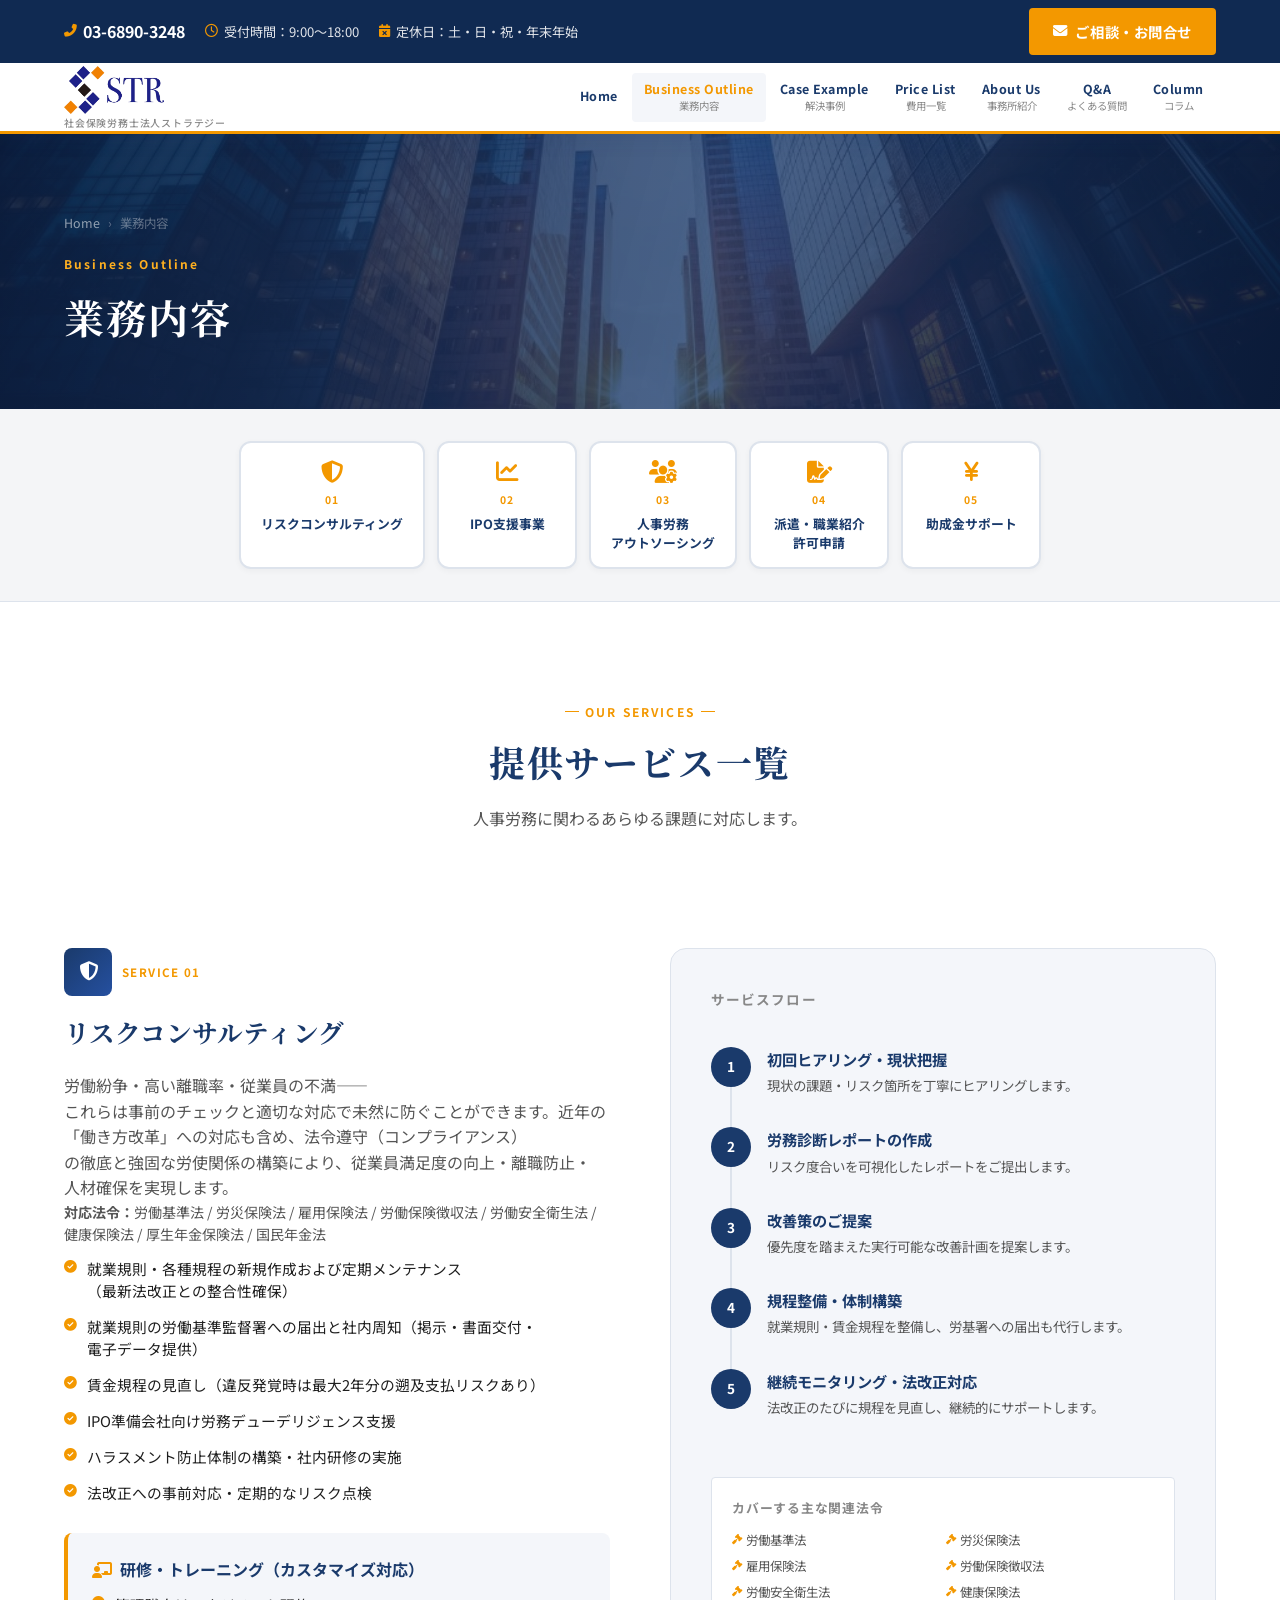
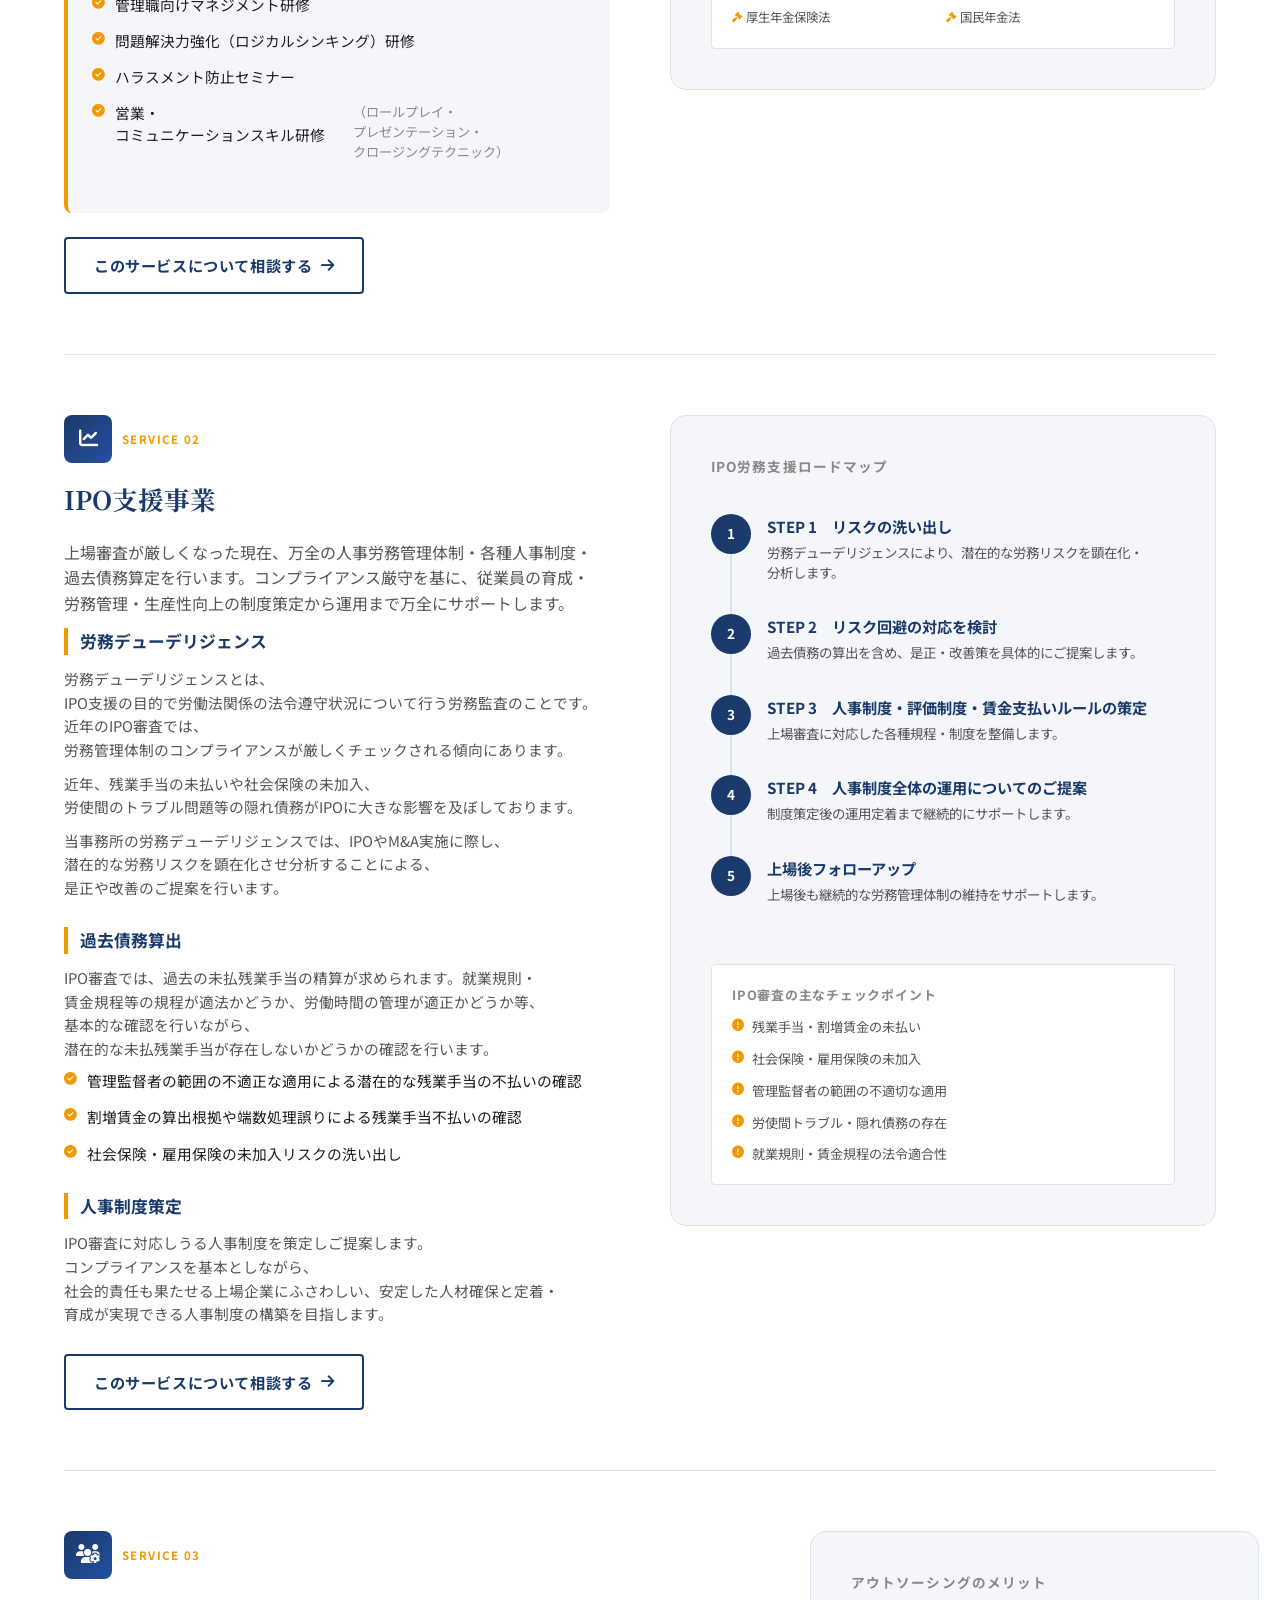
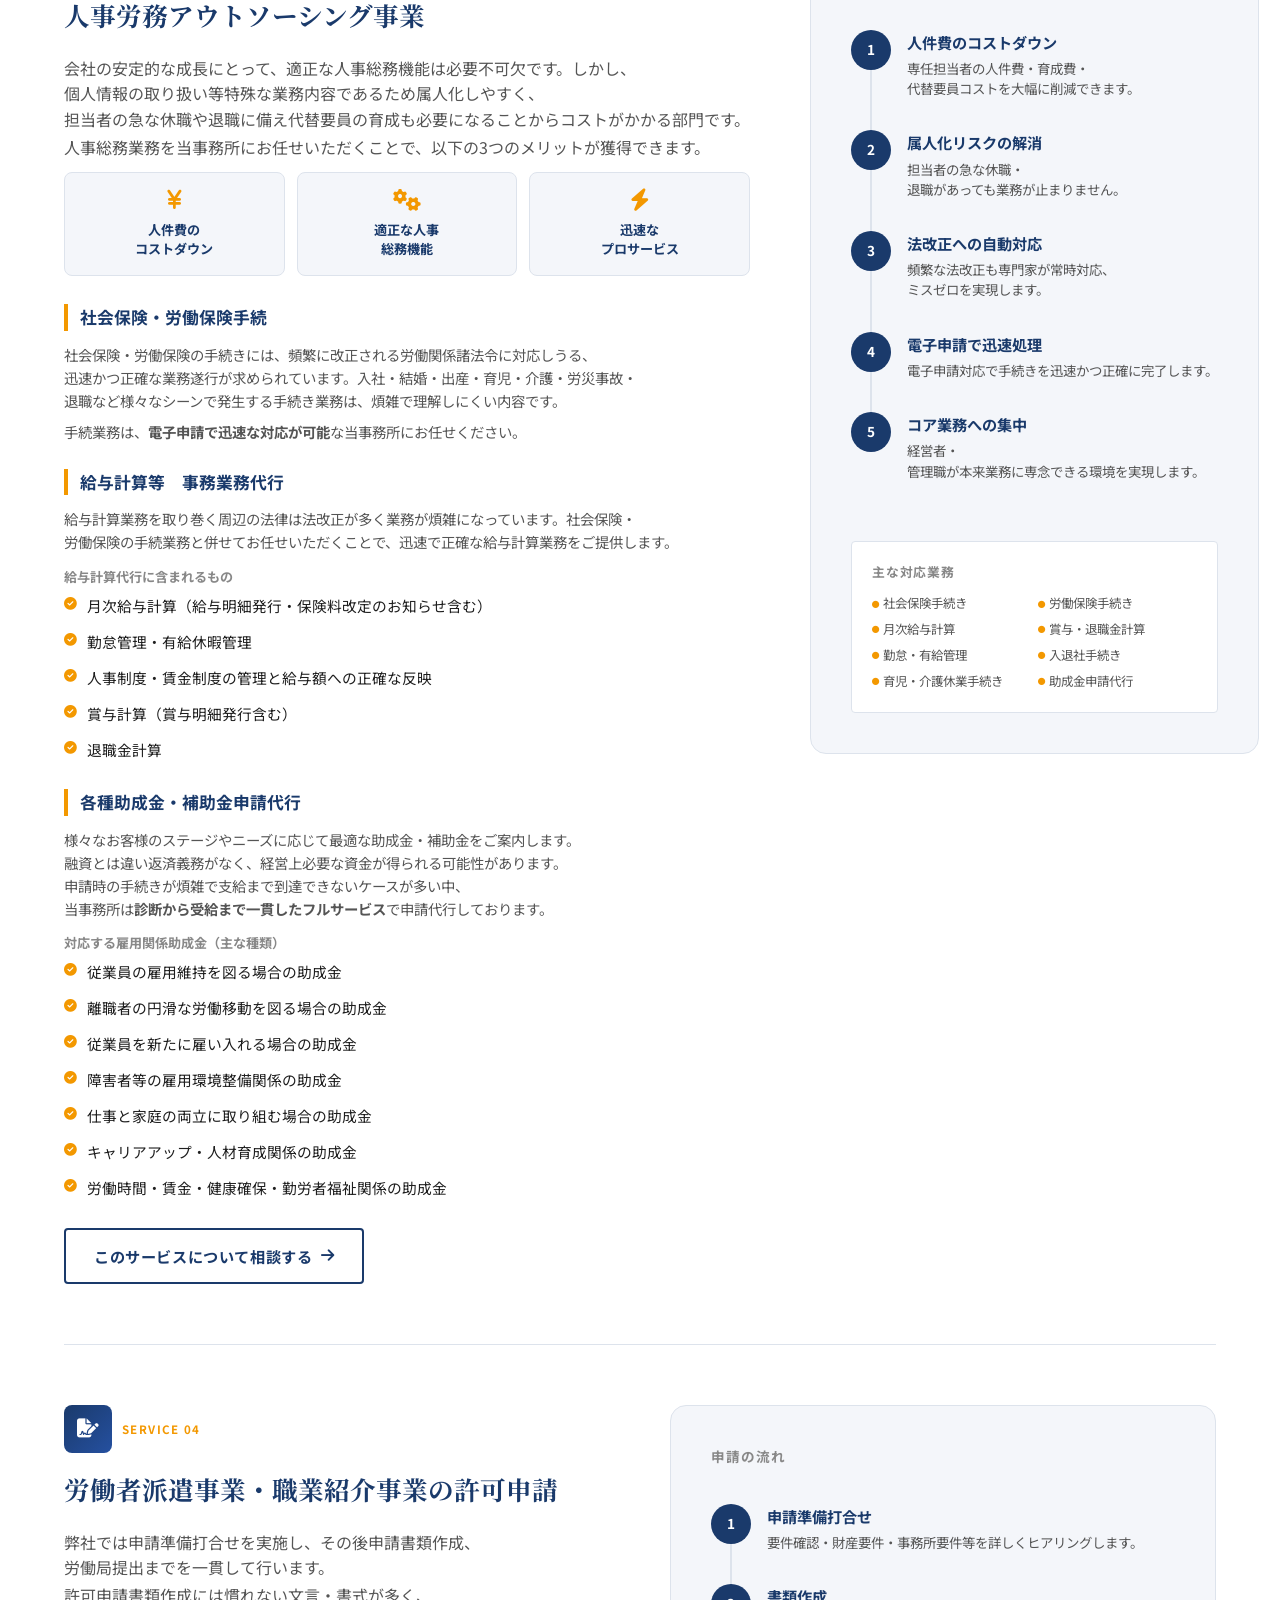
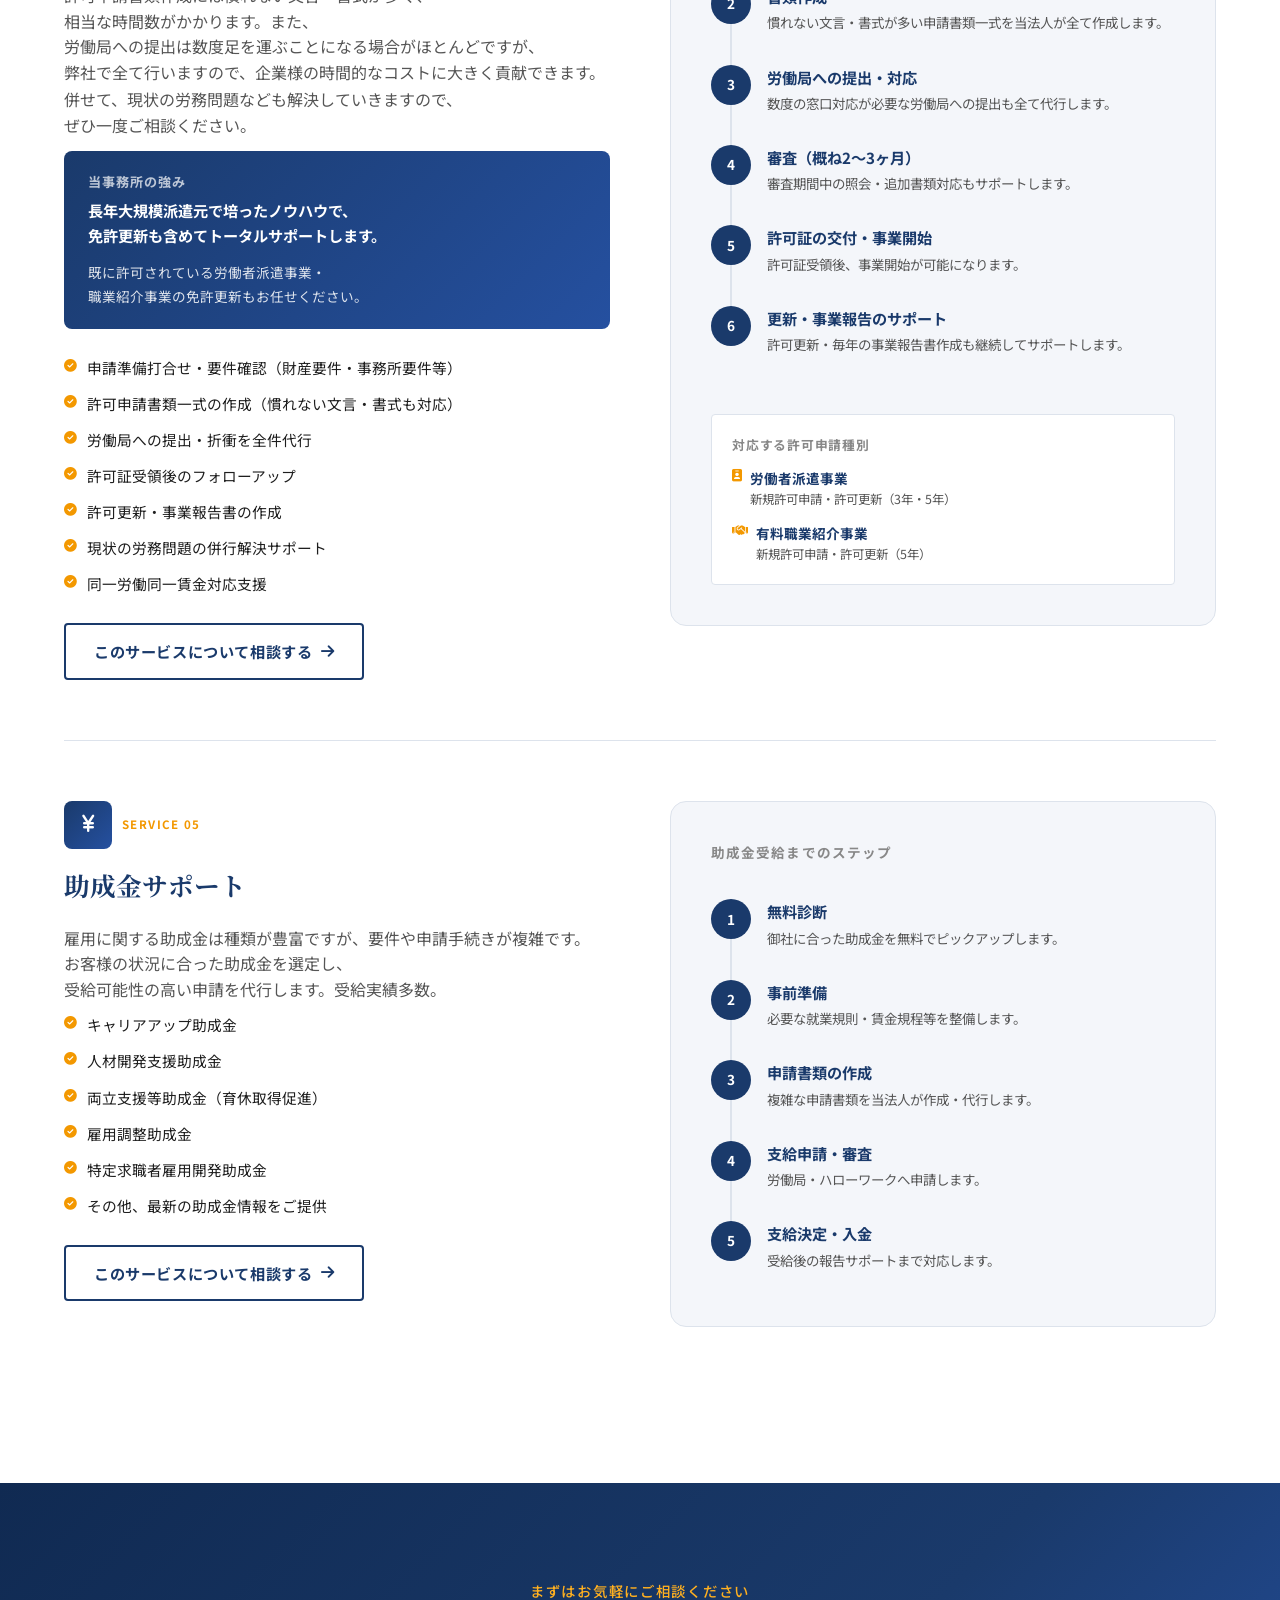
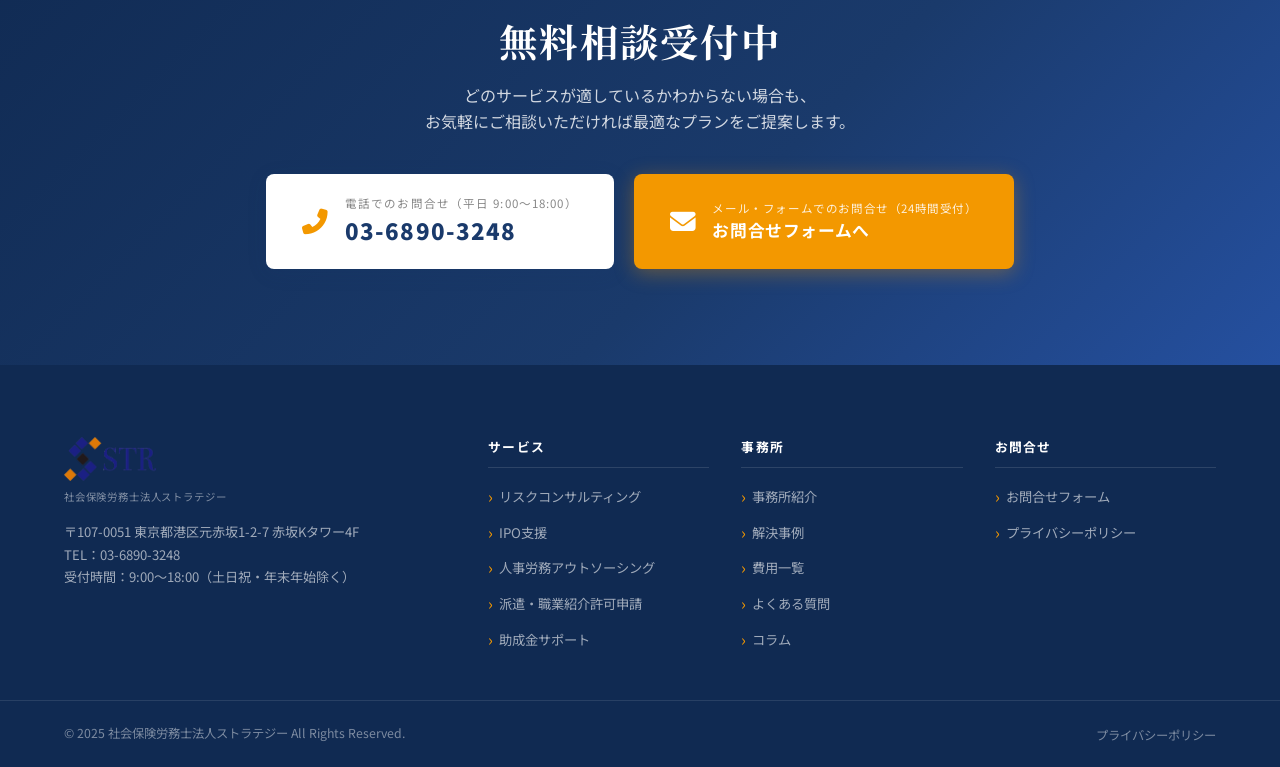
<file: business.html>
<!DOCTYPE html>
<html lang="ja">
<head>
  <meta charset="UTF-8">
  <meta name="viewport" content="width=device-width, initial-scale=1.0, viewport-fit=cover">
  <title>業務内容｜社会保険労務士法人ストラテジー</title>
  <meta name="description" content="リスクコンサルティング、IPO支援、人事労務アウトソーシング、派遣・職業紹介許可申請、助成金サポートなど、社会保険労務士法人ストラテジーの業務内容をご紹介します。">
  <link rel="preconnect" href="https://fonts.googleapis.com">
  <link rel="preconnect" href="https://fonts.gstatic.com" crossorigin>
  <link href="https://fonts.googleapis.com/css2?family=Noto+Sans+JP:wght@300;400;500;700;900&family=Noto+Serif+JP:wght@400;700&display=swap" rel="stylesheet">
  <link rel="stylesheet" href="https://cdn.jsdelivr.net/npm/@fortawesome/fontawesome-free@6.4.0/css/all.min.css">
  <link rel="stylesheet" href="css/style.css">
  <style>
    .service-nav { display: flex; gap: 12px; flex-wrap: wrap; margin-bottom: 56px; justify-content: center; }
    .tab-btn {
      padding: 10px 24px; border: 2px solid var(--color-border); border-radius: 100px;
      font-size: 0.88rem; font-weight: 700; color: var(--color-text-light);
      background: var(--color-white); cursor: pointer; transition: var(--transition);
    }
    .tab-btn:hover, .tab-btn.active {
      background: var(--color-primary); border-color: var(--color-primary); color: var(--color-white);
    }
    .service-detail {
      display: grid; grid-template-columns: 1fr 1fr; gap: 60px; align-items: start;
      padding: 60px 0; border-bottom: 1px solid var(--color-border);
    }
    .service-detail:last-child { border-bottom: none; }
    .service-detail.reverse { }
    .service-detail-badge {
      display: inline-flex; align-items: center; gap: 10px; margin-bottom: 16px;
    }
    .service-detail-badge .icon-wrap {
      width: 48px; height: 48px; background: linear-gradient(135deg, var(--color-primary), var(--color-primary-light));
      border-radius: var(--radius-md); display: flex; align-items: center; justify-content: center;
    }
    .service-detail-badge .icon-wrap i { color: #fff; font-size: 1.2rem; }
    .service-detail-badge .service-no { font-size: 0.72rem; font-weight: 700; letter-spacing: 0.12em; color: var(--color-accent); }
    .service-detail-title { font-size: 1.6rem; font-weight: 700; color: var(--color-primary); font-family: var(--font-serif); margin-bottom: 20px; }
    .service-detail-lead { font-size: 1rem; color: var(--color-text-light); line-height: 1.6; margin-bottom: 16px; }
    .service-detail-list { display: flex; flex-direction: column; gap: 10px; margin-bottom: 28px; }
    .service-detail-list li { display: flex; align-items: flex-start; gap: 10px; font-size: 0.92rem; line-height: 1.5; }
    .service-detail-list li i { color: var(--color-accent); margin-top: 3px; font-size: 0.8rem; }
    .service-visual {
      background: var(--color-bg-light); border-radius: var(--radius-lg);
      padding: 40px; display: flex; flex-direction: column; gap: 20px;
      border: 1px solid var(--color-border);
    }
    .service-visual-title { font-size: 0.85rem; font-weight: 700; color: var(--color-text-muted); letter-spacing: 0.08em; text-transform: uppercase; }
    .service-flow { display: flex; flex-direction: column; gap: 0; }
    .flow-step {
      display: flex; align-items: flex-start; gap: 16px;
      padding: 16px 0; position: relative;
    }
    .flow-step:not(:last-child)::after {
      content: ''; position: absolute; left: 19px; top: 44px; width: 2px; height: calc(100% - 20px);
      background: var(--color-border);
    }
    .flow-num {
      width: 40px; height: 40px; min-width: 40px;
      background: var(--color-primary); color: #fff;
      border-radius: 50%; display: flex; align-items: center; justify-content: center;
      font-size: 0.85rem; font-weight: 700; z-index: 1;
    }
    .flow-content h4 { font-size: 0.95rem; font-weight: 700; color: var(--color-primary); margin-bottom: 4px; }
    .flow-content p { font-size: 0.84rem; color: var(--color-text-light); line-height: 1.5; }
    @media (max-width: 768px) {
      .service-detail { grid-template-columns: 1fr; gap: 32px; padding: 40px 0; }
    }

    /* ========== サービス目次ナビゲーション ========== */
    .service-toc-wrap {
      background: #f4f5f7;
      border-bottom: 1px solid var(--color-border);
      padding: 32px 0;
    }
    .service-toc {
      display: flex;
      flex-wrap: wrap;
      justify-content: center;
      gap: 12px;
    }
    .service-toc-btn {
      display: flex;
      flex-direction: column;
      align-items: center;
      gap: 6px;
      background: #fff;
      border: 2px solid var(--color-border);
      border-radius: 12px;
      padding: 18px 20px 14px;
      min-width: 140px;
      text-align: center;
      text-decoration: none;
      color: var(--color-primary);
      font-weight: 700;
      transition: all 0.22s ease;
      box-shadow: 0 2px 6px rgba(0,0,0,0.04);
      cursor: pointer;
    }
    .service-toc-btn i {
      font-size: 1.4rem;
      color: var(--color-accent);
      margin-bottom: 2px;
    }
    .service-toc-btn .toc-no {
      font-size: 0.65rem;
      font-weight: 700;
      letter-spacing: 0.1em;
      color: var(--color-accent);
      font-family: 'Montserrat', var(--font-sans);
    }
    .service-toc-btn .toc-label {
      font-size: 0.8rem;
      line-height: 1.5;
      color: var(--color-primary);
    }
    .service-toc-btn:hover,
    .service-toc-btn:focus {
      background: var(--color-primary);
      border-color: var(--color-primary);
      box-shadow: 0 6px 18px rgba(11,40,89,0.18);
      transform: translateY(-3px);
    }
    .service-toc-btn:hover i,
    .service-toc-btn:hover .toc-no,
    .service-toc-btn:hover .toc-label,
    .service-toc-btn:focus i,
    .service-toc-btn:focus .toc-no,
    .service-toc-btn:focus .toc-label {
      color: #fff;
    }
    /* スマホ：2列表示 */
    @media (max-width: 600px) {
      .service-toc {
        display: grid;
        grid-template-columns: 1fr 1fr;
        gap: 10px;
      }
      .service-toc-btn {
        min-width: unset;
        padding: 14px 12px 12px;
      }
      .service-toc-btn i { font-size: 1.2rem; }
      .service-toc-btn .toc-label { font-size: 0.75rem; }
    }
  </style>
</head>
<body>
  <!-- HEADER -->
  <header class="site-header" id="site-header">
    <div class="header-top">
      <div class="container header-top-inner">
        <div class="header-info">
          <span class="header-tel"><i class="fas fa-phone-alt"></i><a href="tel:0368903248">03-6890-3248</a></span>
          <span class="header-hours"><i class="far fa-clock"></i>受付時間：9:00〜18:00</span>
          <span class="header-holiday"><i class="fas fa-calendar-times"></i>定休日：土・日・祝・年末年始</span>
        </div>
        <a href="contact.html" class="btn btn-cta"><i class="fas fa-envelope"></i>ご相談・お問合せ</a>
      </div>
    </div>
    <div class="header-main">
      <div class="container header-main-inner">
        <div class="site-logo"><a href="index.html"><img src="images/logo-transparent.png" alt="STRATOZ 社会保険労務士法人ストラテジー" class="logo-img"><span class="logo-ja">社会保険労務士法人ストラテジー</span></a></div>
        <nav class="global-nav" id="global-nav">
          <ul class="nav-list">
            <li class="nav-item"><a href="index.html"><span class="nav-en">Home</span></a></li>
            <li class="nav-item active"><a href="business.html"><span class="nav-en">Business Outline</span><span class="nav-ja">業務内容</span></a></li>
            <li class="nav-item"><a href="cases.html"><span class="nav-en">Case Example</span><span class="nav-ja">解決事例</span></a></li>
            <li class="nav-item"><a href="price.html"><span class="nav-en">Price List</span><span class="nav-ja">費用一覧</span></a></li>
            <li class="nav-item"><a href="about.html"><span class="nav-en">About Us</span><span class="nav-ja">事務所紹介</span></a></li>
            <li class="nav-item"><a href="qa.html"><span class="nav-en">Q&amp;A</span><span class="nav-ja">よくある質問</span></a></li>
            <li class="nav-item"><a href="column.html"><span class="nav-en">Column</span><span class="nav-ja">コラム</span></a></li>
          </ul>
        </nav>
        <button class="hamburger" id="hamburger" aria-label="メニューを開く" aria-expanded="false"><span></span><span></span><span></span></button>
      </div>
    </div>
  </header>
  <div class="mobile-nav-overlay" id="mobile-nav-overlay"></div>
  <nav class="mobile-nav" id="mobile-nav">
    <button class="mobile-nav-close" id="mobile-nav-close"><i class="fas fa-times"></i></button>
    <div class="mobile-logo"><img src="images/logo-transparent.png" alt="STRATOZ 社会保険労務士法人ストラテジー" class="logo-img"><span class="logo-ja">社会保険労務士法人ストラテジー</span></div>
    <ul class="mobile-nav-list">
      <li><a href="index.html">Home</a></li>
      <li><a href="business.html">Business Outline <span>業務内容</span></a></li>
      <li><a href="cases.html">Case Example <span>解決事例</span></a></li>
      <li><a href="price.html">Price List <span>費用一覧</span></a></li>
      <li><a href="about.html">About Us <span>事務所紹介</span></a></li>
      <li><a href="qa.html">Q&amp;A <span>よくある質問</span></a></li>
      <li><a href="column.html">Column <span>コラム</span></a></li>
    </ul>
    <div class="mobile-nav-contact">
      <a href="tel:0368903248" class="mobile-tel"><i class="fas fa-phone-alt"></i>03-6890-3248</a>
      <a href="contact.html" class="btn btn-cta"><i class="fas fa-envelope"></i>ご相談・お問合せ</a>
    </div>
  </nav>

  <main>
    <div class="page-hero page-hero--photo">
      <div class="page-hero-bg" aria-hidden="true">
        <img class="page-hero-bg-img" src="images/hero-bg.png" width="1920" height="640" alt="">
      </div>
      <div class="page-hero-photo-overlay" aria-hidden="true"></div>
      <div class="container page-hero-inner">
        <div class="breadcrumb"><a href="index.html">Home</a><span>›</span><span>業務内容</span></div>
        <p class="page-hero-en">Business Outline</p>
        <h1 class="page-hero-title">業務内容</h1>
      </div>
    </div>

    <!-- サービス目次ナビゲーション -->
    <div class="service-toc-wrap">
      <div class="container">
        <nav class="service-toc" aria-label="サービス目次">
          <a href="#risk" class="service-toc-btn">
            <i class="fas fa-shield-alt"></i>
            <span class="toc-no">01</span>
            <span class="toc-label">リスクコンサルティング</span>
          </a>
          <a href="#ipo" class="service-toc-btn">
            <i class="fas fa-chart-line"></i>
            <span class="toc-no">02</span>
            <span class="toc-label">IPO支援事業</span>
          </a>
          <a href="#outsourcing" class="service-toc-btn">
            <i class="fas fa-users-cog"></i>
            <span class="toc-no">03</span>
            <span class="toc-label">人事労務<br>アウトソーシング</span>
          </a>
          <a href="#dispatch" class="service-toc-btn">
            <i class="fas fa-file-signature"></i>
            <span class="toc-no">04</span>
            <span class="toc-label">派遣・職業紹介<br>許可申請</span>
          </a>
          <a href="#subsidy" class="service-toc-btn">
            <i class="fas fa-yen-sign"></i>
            <span class="toc-no">05</span>
            <span class="toc-label">助成金サポート</span>
          </a>
        </nav>
      </div>
    </div>

    <section class="content-section">
      <div class="container">
        <div class="section-header">
          <p class="section-label">Our Services</p>
          <h2 class="section-title">提供サービス一覧</h2>
          <p class="section-desc">人事労務に関わるあらゆる課題に対応します。</p>
        </div>

        <!-- Service: Risk -->
        <div class="service-detail" id="risk">
          <div class="service-text" data-aos="fade-up">
            <div class="service-detail-badge">
              <div class="icon-wrap"><i class="fas fa-shield-alt"></i></div>
              <span class="service-no">SERVICE 01</span>
            </div>
            <h2 class="service-detail-title">リスクコンサルティング</h2>
            <p class="service-detail-lead">
              労働紛争・高い離職率・従業員の不満——これらは事前のチェックと適切な対応で未然に防ぐことができます。近年の「働き方改革」への対応も含め、法令遵守（コンプライアンス）の徹底と強固な労使関係の構築により、従業員満足度の向上・離職防止・人材確保を実現します。
            </p>
            <p class="service-detail-lead" style="font-size:0.88rem; margin-top:-12px;">
              <strong>対応法令：</strong>労働基準法 / 労災保険法 / 雇用保険法 / 労働保険徴収法 / 労働安全衛生法 / 健康保険法 / 厚生年金保険法 / 国民年金法
            </p>
            <ul class="service-detail-list">
              <li><i class="fas fa-check-circle"></i>就業規則・各種規程の新規作成および定期メンテナンス（最新法改正との整合性確保）</li>
              <li><i class="fas fa-check-circle"></i>就業規則の労働基準監督署への届出と社内周知（掲示・書面交付・電子データ提供）</li>
              <li><i class="fas fa-check-circle"></i>賃金規程の見直し（違反発覚時は最大2年分の遡及支払リスクあり）</li>
              <li><i class="fas fa-check-circle"></i>IPO準備会社向け労務デューデリジェンス支援</li>
              <li><i class="fas fa-check-circle"></i>ハラスメント防止体制の構築・社内研修の実施</li>
              <li><i class="fas fa-check-circle"></i>法改正への事前対応・定期的なリスク点検</li>
            </ul>

            <!-- Training Block -->
            <div class="risk-training-block" style="background:var(--color-bg-light); border-radius:var(--radius-md); padding:24px; margin-bottom:24px; border-left:4px solid var(--color-accent);">
              <h3 style="font-size:1rem; font-weight:700; color:var(--color-primary); margin-bottom:12px;"><i class="fas fa-chalkboard-teacher" style="color:var(--color-accent); margin-right:8px;"></i>研修・トレーニング（カスタマイズ対応）</h3>
              <ul class="service-detail-list">
                <li><i class="fas fa-check-circle"></i>管理職向けマネジメント研修</li>
                <li><i class="fas fa-check-circle"></i>問題解決力強化（ロジカルシンキング）研修</li>
                <li><i class="fas fa-check-circle"></i>ハラスメント防止セミナー</li>
                <li><i class="fas fa-check-circle"></i>営業・コミュニケーションスキル研修<br><span style="font-size:0.82rem; color:var(--color-text-muted); padding-left:18px;">（ロールプレイ・プレゼンテーション・クロージングテクニック）</span></li>
              </ul>
            </div>

            <a href="contact.html" class="btn btn-outline">このサービスについて相談する <i class="fas fa-arrow-right"></i></a>
          </div>
          <div class="service-visual" data-aos="fade-up" data-aos-delay="150">
            <div class="service-visual-title">サービスフロー</div>
            <div class="service-flow">
              <div class="flow-step"><div class="flow-num">1</div><div class="flow-content"><h4>初回ヒアリング・現状把握</h4><p>現状の課題・リスク箇所を丁寧にヒアリングします。</p></div></div>
              <div class="flow-step"><div class="flow-num">2</div><div class="flow-content"><h4>労務診断レポートの作成</h4><p>リスク度合いを可視化したレポートをご提出します。</p></div></div>
              <div class="flow-step"><div class="flow-num">3</div><div class="flow-content"><h4>改善策のご提案</h4><p>優先度を踏まえた実行可能な改善計画を提案します。</p></div></div>
              <div class="flow-step"><div class="flow-num">4</div><div class="flow-content"><h4>規程整備・体制構築</h4><p>就業規則・賃金規程を整備し、労基署への届出も代行します。</p></div></div>
              <div class="flow-step"><div class="flow-num">5</div><div class="flow-content"><h4>継続モニタリング・法改正対応</h4><p>法改正のたびに規程を見直し、継続的にサポートします。</p></div></div>
            </div>

            <!-- Law Coverage -->
            <div style="margin-top:24px; padding:20px; background:#fff; border-radius:var(--radius-sm); border:1px solid var(--color-border);">
              <p style="font-size:0.8rem; font-weight:700; color:var(--color-text-muted); letter-spacing:0.06em; margin-bottom:12px;">カバーする主な関連法令</p>
              <div style="display:grid; grid-template-columns:1fr 1fr; gap:6px;">
                <span style="font-size:0.78rem; color:var(--color-text-light); display:flex; align-items:center; gap:4px;"><i class="fas fa-gavel" style="color:var(--color-accent); font-size:0.65rem;"></i>労働基準法</span>
                <span style="font-size:0.78rem; color:var(--color-text-light); display:flex; align-items:center; gap:4px;"><i class="fas fa-gavel" style="color:var(--color-accent); font-size:0.65rem;"></i>労災保険法</span>
                <span style="font-size:0.78rem; color:var(--color-text-light); display:flex; align-items:center; gap:4px;"><i class="fas fa-gavel" style="color:var(--color-accent); font-size:0.65rem;"></i>雇用保険法</span>
                <span style="font-size:0.78rem; color:var(--color-text-light); display:flex; align-items:center; gap:4px;"><i class="fas fa-gavel" style="color:var(--color-accent); font-size:0.65rem;"></i>労働保険徴収法</span>
                <span style="font-size:0.78rem; color:var(--color-text-light); display:flex; align-items:center; gap:4px;"><i class="fas fa-gavel" style="color:var(--color-accent); font-size:0.65rem;"></i>労働安全衛生法</span>
                <span style="font-size:0.78rem; color:var(--color-text-light); display:flex; align-items:center; gap:4px;"><i class="fas fa-gavel" style="color:var(--color-accent); font-size:0.65rem;"></i>健康保険法</span>
                <span style="font-size:0.78rem; color:var(--color-text-light); display:flex; align-items:center; gap:4px;"><i class="fas fa-gavel" style="color:var(--color-accent); font-size:0.65rem;"></i>厚生年金保険法</span>
                <span style="font-size:0.78rem; color:var(--color-text-light); display:flex; align-items:center; gap:4px;"><i class="fas fa-gavel" style="color:var(--color-accent); font-size:0.65rem;"></i>国民年金法</span>
              </div>
            </div>
          </div>
        </div>

        <!-- Service: IPO -->
        <div class="service-detail" id="ipo">
          <div class="service-text" data-aos="fade-up">
            <div class="service-detail-badge">
              <div class="icon-wrap"><i class="fas fa-chart-line"></i></div>
              <span class="service-no">SERVICE 02</span>
            </div>
            <h2 class="service-detail-title">IPO支援事業</h2>
            <p class="service-detail-lead">
              上場審査が厳しくなった現在、万全の人事労務管理体制・各種人事制度・過去債務算定を行います。コンプライアンス厳守を基に、従業員の育成・労務管理・生産性向上の制度策定から運用まで万全にサポートします。
            </p>

            <!-- 労務デューデリジェンス -->
            <div class="ipo-block" style="margin-bottom:28px;">
              <h3 class="ipo-sub-title" style="font-size:1.05rem; font-weight:700; color:var(--color-primary); border-left:4px solid var(--color-accent); padding-left:12px; margin-bottom:12px;">労務デューデリジェンス</h3>
              <p style="font-size:0.92rem; line-height:1.6; color:var(--color-text-light); margin-bottom:10px;">
                労務デューデリジェンスとは、IPO支援の目的で労働法関係の法令遵守状況について行う労務監査のことです。近年のIPO審査では、労務管理体制のコンプライアンスが厳しくチェックされる傾向にあります。
              </p>
              <p style="font-size:0.92rem; line-height:1.6; color:var(--color-text-light); margin-bottom:10px;">
                近年、残業手当の未払いや社会保険の未加入、労使間のトラブル問題等の隠れ債務がIPOに大きな影響を及ぼしております。
              </p>
              <p style="font-size:0.92rem; line-height:1.6; color:var(--color-text-light);">
                当事務所の労務デューデリジェンスでは、IPOやM&amp;A実施に際し、潜在的な労務リスクを顕在化させ分析することによる、是正や改善のご提案を行います。
              </p>
            </div>

            <!-- 過去債務算出 -->
            <div class="ipo-block" style="margin-bottom:28px;">
              <h3 class="ipo-sub-title" style="font-size:1.05rem; font-weight:700; color:var(--color-primary); border-left:4px solid var(--color-accent); padding-left:12px; margin-bottom:12px;">過去債務算出</h3>
              <p style="font-size:0.92rem; line-height:1.6; color:var(--color-text-light); margin-bottom:10px;">
                IPO審査では、過去の未払残業手当の精算が求められます。就業規則・賃金規程等の規程が適法かどうか、労働時間の管理が適正かどうか等、基本的な確認を行いながら、潜在的な未払残業手当が存在しないかどうかの確認を行います。
              </p>
              <ul class="service-detail-list">
                <li><i class="fas fa-check-circle"></i>管理監督者の範囲の不適正な適用による潜在的な残業手当の不払いの確認</li>
                <li><i class="fas fa-check-circle"></i>割増賃金の算出根拠や端数処理誤りによる残業手当不払いの確認</li>
                <li><i class="fas fa-check-circle"></i>社会保険・雇用保険の未加入リスクの洗い出し</li>
              </ul>
            </div>

            <!-- 人事制度策定 -->
            <div class="ipo-block" style="margin-bottom:28px;">
              <h3 class="ipo-sub-title" style="font-size:1.05rem; font-weight:700; color:var(--color-primary); border-left:4px solid var(--color-accent); padding-left:12px; margin-bottom:12px;">人事制度策定</h3>
              <p style="font-size:0.92rem; line-height:1.6; color:var(--color-text-light);">
                IPO審査に対応しうる人事制度を策定しご提案します。コンプライアンスを基本としながら、社会的責任も果たせる上場企業にふさわしい、安定した人材確保と定着・育成が実現できる人事制度の構築を目指します。
              </p>
            </div>

            <a href="contact.html" class="btn btn-outline">このサービスについて相談する <i class="fas fa-arrow-right"></i></a>
          </div>
          <div class="service-visual" data-aos="fade-up" data-aos-delay="150">
            <div class="service-visual-title">IPO労務支援ロードマップ</div>
            <div class="service-flow">
              <div class="flow-step"><div class="flow-num">1</div><div class="flow-content"><h4>STEP 1　リスクの洗い出し</h4><p>労務デューデリジェンスにより、潜在的な労務リスクを顕在化・分析します。</p></div></div>
              <div class="flow-step"><div class="flow-num">2</div><div class="flow-content"><h4>STEP 2　リスク回避の対応を検討</h4><p>過去債務の算出を含め、是正・改善策を具体的にご提案します。</p></div></div>
              <div class="flow-step"><div class="flow-num">3</div><div class="flow-content"><h4>STEP 3　人事制度・評価制度・賃金支払いルールの策定</h4><p>上場審査に対応した各種規程・制度を整備します。</p></div></div>
              <div class="flow-step"><div class="flow-num">4</div><div class="flow-content"><h4>STEP 4　人事制度全体の運用についてのご提案</h4><p>制度策定後の運用定着まで継続的にサポートします。</p></div></div>
              <div class="flow-step"><div class="flow-num">5</div><div class="flow-content"><h4>上場後フォローアップ</h4><p>上場後も継続的な労務管理体制の維持をサポートします。</p></div></div>
            </div>

            <!-- IPO審査チェックポイント -->
            <div style="margin-top:24px; padding:20px; background:#fff; border-radius:var(--radius-sm); border:1px solid var(--color-border);">
              <p style="font-size:0.8rem; font-weight:700; color:var(--color-text-muted); letter-spacing:0.06em; margin-bottom:12px;">IPO審査の主なチェックポイント</p>
              <ul style="display:flex; flex-direction:column; gap:8px;">
                <li style="font-size:0.82rem; color:var(--color-text-light); display:flex; align-items:flex-start; gap:8px;"><i class="fas fa-exclamation-circle" style="color:var(--color-accent); margin-top:2px; font-size:0.75rem;"></i>残業手当・割増賃金の未払い</li>
                <li style="font-size:0.82rem; color:var(--color-text-light); display:flex; align-items:flex-start; gap:8px;"><i class="fas fa-exclamation-circle" style="color:var(--color-accent); margin-top:2px; font-size:0.75rem;"></i>社会保険・雇用保険の未加入</li>
                <li style="font-size:0.82rem; color:var(--color-text-light); display:flex; align-items:flex-start; gap:8px;"><i class="fas fa-exclamation-circle" style="color:var(--color-accent); margin-top:2px; font-size:0.75rem;"></i>管理監督者の範囲の不適切な適用</li>
                <li style="font-size:0.82rem; color:var(--color-text-light); display:flex; align-items:flex-start; gap:8px;"><i class="fas fa-exclamation-circle" style="color:var(--color-accent); margin-top:2px; font-size:0.75rem;"></i>労使間トラブル・隠れ債務の存在</li>
                <li style="font-size:0.82rem; color:var(--color-text-light); display:flex; align-items:flex-start; gap:8px;"><i class="fas fa-exclamation-circle" style="color:var(--color-accent); margin-top:2px; font-size:0.75rem;"></i>就業規則・賃金規程の法令適合性</li>
              </ul>
            </div>
          </div>
        </div>

        <!-- Service: Outsourcing -->
        <div class="service-detail" id="outsourcing">
          <div class="service-text" data-aos="fade-up">
            <div class="service-detail-badge">
              <div class="icon-wrap"><i class="fas fa-users-cog"></i></div>
              <span class="service-no">SERVICE 03</span>
            </div>
            <h2 class="service-detail-title">人事労務アウトソーシング事業</h2>
            <p class="service-detail-lead">
              会社の安定的な成長にとって、適正な人事総務機能は必要不可欠です。しかし、個人情報の取り扱い等特殊な業務内容であるため属人化しやすく、担当者の急な休職や退職に備え代替要員の育成も必要になることからコストがかかる部門です。
            </p>
            <p class="service-detail-lead" style="margin-top:-10px;">
              人事総務業務を当事務所にお任せいただくことで、以下の3つのメリットが獲得できます。
            </p>

            <!-- 3メリット -->
            <div style="display:grid; grid-template-columns:1fr 1fr 1fr; gap:12px; margin-bottom:28px;">
              <div style="background:var(--color-bg-light); border-radius:var(--radius-md); padding:16px; text-align:center; border:1px solid var(--color-border);">
                <i class="fas fa-yen-sign" style="font-size:1.4rem; color:var(--color-accent); display:block; margin-bottom:8px;"></i>
                <p style="font-size:0.82rem; font-weight:700; color:var(--color-primary); line-height:1.5;">人件費の<br>コストダウン</p>
              </div>
              <div style="background:var(--color-bg-light); border-radius:var(--radius-md); padding:16px; text-align:center; border:1px solid var(--color-border);">
                <i class="fas fa-cogs" style="font-size:1.4rem; color:var(--color-accent); display:block; margin-bottom:8px;"></i>
                <p style="font-size:0.82rem; font-weight:700; color:var(--color-primary); line-height:1.5;">適正な人事<br>総務機能</p>
              </div>
              <div style="background:var(--color-bg-light); border-radius:var(--radius-md); padding:16px; text-align:center; border:1px solid var(--color-border);">
                <i class="fas fa-bolt" style="font-size:1.4rem; color:var(--color-accent); display:block; margin-bottom:8px;"></i>
                <p style="font-size:0.82rem; font-weight:700; color:var(--color-primary); line-height:1.5;">迅速な<br>プロサービス</p>
              </div>
            </div>

            <!-- 社会保険・労働保険手続 -->
            <div class="ipo-block" style="margin-bottom:24px;">
              <h3 style="font-size:1.05rem; font-weight:700; color:var(--color-primary); border-left:4px solid var(--color-accent); padding-left:12px; margin-bottom:12px;">社会保険・労働保険手続</h3>
              <p style="font-size:0.9rem; line-height:1.6; color:var(--color-text-light); margin-bottom:8px;">
                社会保険・労働保険の手続きには、頻繁に改正される労働関係諸法令に対応しうる、迅速かつ正確な業務遂行が求められています。入社・結婚・出産・育児・介護・労災事故・退職など様々なシーンで発生する手続き業務は、煩雑で理解しにくい内容です。
              </p>
              <p style="font-size:0.9rem; line-height:1.7; color:var(--color-text-light);">
                手続業務は、<strong>電子申請で迅速な対応が可能</strong>な当事務所にお任せください。
              </p>
            </div>

            <!-- 給与計算等 -->
            <div class="ipo-block" style="margin-bottom:24px;">
              <h3 style="font-size:1.05rem; font-weight:700; color:var(--color-primary); border-left:4px solid var(--color-accent); padding-left:12px; margin-bottom:12px;">給与計算等　事務業務代行</h3>
              <p style="font-size:0.9rem; line-height:1.6; color:var(--color-text-light); margin-bottom:12px;">
                給与計算業務を取り巻く周辺の法律は法改正が多く業務が煩雑になっています。社会保険・労働保険の手続業務と併せてお任せいただくことで、迅速で正確な給与計算業務をご提供します。
              </p>
              <p style="font-size:0.82rem; font-weight:700; color:var(--color-text-muted); margin-bottom:8px;">給与計算代行に含まれるもの</p>
              <ul class="service-detail-list">
                <li><i class="fas fa-check-circle"></i>月次給与計算（給与明細発行・保険料改定のお知らせ含む）</li>
                <li><i class="fas fa-check-circle"></i>勤怠管理・有給休暇管理</li>
                <li><i class="fas fa-check-circle"></i>人事制度・賃金制度の管理と給与額への正確な反映</li>
                <li><i class="fas fa-check-circle"></i>賞与計算（賞与明細発行含む）</li>
                <li><i class="fas fa-check-circle"></i>退職金計算</li>
              </ul>
            </div>

            <!-- 助成金・補助金 -->
            <div class="ipo-block" style="margin-bottom:24px;">
              <h3 style="font-size:1.05rem; font-weight:700; color:var(--color-primary); border-left:4px solid var(--color-accent); padding-left:12px; margin-bottom:12px;">各種助成金・補助金申請代行</h3>
              <p style="font-size:0.9rem; line-height:1.6; color:var(--color-text-light); margin-bottom:12px;">
                様々なお客様のステージやニーズに応じて最適な助成金・補助金をご案内します。融資とは違い返済義務がなく、経営上必要な資金が得られる可能性があります。申請時の手続きが煩雑で支給まで到達できないケースが多い中、当事務所は<strong>診断から受給まで一貫したフルサービス</strong>で申請代行しております。
              </p>
              <p style="font-size:0.82rem; font-weight:700; color:var(--color-text-muted); margin-bottom:8px;">対応する雇用関係助成金（主な種類）</p>
              <ul class="service-detail-list">
                <li><i class="fas fa-check-circle"></i>従業員の雇用維持を図る場合の助成金</li>
                <li><i class="fas fa-check-circle"></i>離職者の円滑な労働移動を図る場合の助成金</li>
                <li><i class="fas fa-check-circle"></i>従業員を新たに雇い入れる場合の助成金</li>
                <li><i class="fas fa-check-circle"></i>障害者等の雇用環境整備関係の助成金</li>
                <li><i class="fas fa-check-circle"></i>仕事と家庭の両立に取り組む場合の助成金</li>
                <li><i class="fas fa-check-circle"></i>キャリアアップ・人材育成関係の助成金</li>
                <li><i class="fas fa-check-circle"></i>労働時間・賃金・健康確保・勤労者福祉関係の助成金</li>
              </ul>
            </div>

            <a href="contact.html" class="btn btn-outline">このサービスについて相談する <i class="fas fa-arrow-right"></i></a>
          </div>
          <div class="service-visual" data-aos="fade-up" data-aos-delay="150">
            <div class="service-visual-title">アウトソーシングのメリット</div>
            <div class="service-flow">
              <div class="flow-step"><div class="flow-num">1</div><div class="flow-content"><h4>人件費のコストダウン</h4><p>専任担当者の人件費・育成費・代替要員コストを大幅に削減できます。</p></div></div>
              <div class="flow-step"><div class="flow-num">2</div><div class="flow-content"><h4>属人化リスクの解消</h4><p>担当者の急な休職・退職があっても業務が止まりません。</p></div></div>
              <div class="flow-step"><div class="flow-num">3</div><div class="flow-content"><h4>法改正への自動対応</h4><p>頻繁な法改正も専門家が常時対応、ミスゼロを実現します。</p></div></div>
              <div class="flow-step"><div class="flow-num">4</div><div class="flow-content"><h4>電子申請で迅速処理</h4><p>電子申請対応で手続きを迅速かつ正確に完了します。</p></div></div>
              <div class="flow-step"><div class="flow-num">5</div><div class="flow-content"><h4>コア業務への集中</h4><p>経営者・管理職が本来業務に専念できる環境を実現します。</p></div></div>
            </div>

            <!-- 対応業務一覧 -->
            <div style="margin-top:24px; padding:20px; background:#fff; border-radius:var(--radius-sm); border:1px solid var(--color-border);">
              <p style="font-size:0.8rem; font-weight:700; color:var(--color-text-muted); letter-spacing:0.06em; margin-bottom:12px;">主な対応業務</p>
              <div style="display:grid; grid-template-columns:1fr 1fr; gap:6px;">
                <span style="font-size:0.78rem; color:var(--color-text-light); display:flex; align-items:center; gap:4px;"><i class="fas fa-circle" style="color:var(--color-accent); font-size:0.45rem;"></i>社会保険手続き</span>
                <span style="font-size:0.78rem; color:var(--color-text-light); display:flex; align-items:center; gap:4px;"><i class="fas fa-circle" style="color:var(--color-accent); font-size:0.45rem;"></i>労働保険手続き</span>
                <span style="font-size:0.78rem; color:var(--color-text-light); display:flex; align-items:center; gap:4px;"><i class="fas fa-circle" style="color:var(--color-accent); font-size:0.45rem;"></i>月次給与計算</span>
                <span style="font-size:0.78rem; color:var(--color-text-light); display:flex; align-items:center; gap:4px;"><i class="fas fa-circle" style="color:var(--color-accent); font-size:0.45rem;"></i>賞与・退職金計算</span>
                <span style="font-size:0.78rem; color:var(--color-text-light); display:flex; align-items:center; gap:4px;"><i class="fas fa-circle" style="color:var(--color-accent); font-size:0.45rem;"></i>勤怠・有給管理</span>
                <span style="font-size:0.78rem; color:var(--color-text-light); display:flex; align-items:center; gap:4px;"><i class="fas fa-circle" style="color:var(--color-accent); font-size:0.45rem;"></i>入退社手続き</span>
                <span style="font-size:0.78rem; color:var(--color-text-light); display:flex; align-items:center; gap:4px;"><i class="fas fa-circle" style="color:var(--color-accent); font-size:0.45rem;"></i>育児・介護休業手続き</span>
                <span style="font-size:0.78rem; color:var(--color-text-light); display:flex; align-items:center; gap:4px;"><i class="fas fa-circle" style="color:var(--color-accent); font-size:0.45rem;"></i>助成金申請代行</span>
              </div>
            </div>
          </div>
        </div>

        <!-- Service: Haken -->
        <div class="service-detail" id="dispatch">
          <div class="service-text" data-aos="fade-up">
            <div class="service-detail-badge">
              <div class="icon-wrap"><i class="fas fa-file-signature"></i></div>
              <span class="service-no">SERVICE 04</span>
            </div>
            <h2 class="service-detail-title">労働者派遣事業・職業紹介事業の許可申請</h2>
            <p class="service-detail-lead">
              弊社では申請準備打合せを実施し、その後申請書類作成、労働局提出までを一貫して行います。
            </p>
            <p class="service-detail-lead" style="margin-top:-10px;">
              許可申請書類作成には慣れない文言・書式が多く、相当な時間数がかかります。また、労働局への提出は数度足を運ぶことになる場合がほとんどですが、弊社で全て行いますので、企業様の時間的なコストに大きく貢献できます。
            </p>
            <p class="service-detail-lead" style="margin-top:-10px;">
              併せて、現状の労務問題なども解決していきますので、ぜひ一度ご相談ください。
            </p>

            <!-- 強み：長年のノウハウ -->
            <div style="background: linear-gradient(135deg, var(--color-primary) 0%, var(--color-primary-light, #1a3a6e) 100%); border-radius:var(--radius-md); padding:20px 24px; margin-bottom:28px; color:#fff;">
              <p style="font-size:0.82rem; font-weight:700; letter-spacing:0.08em; color:rgba(255,255,255,0.7); margin-bottom:6px;">当事務所の強み</p>
              <p style="font-size:0.95rem; font-weight:700; line-height:1.7;">長年大規模派遣元で培ったノウハウで、<br>免許更新も含めてトータルサポートします。</p>
              <p style="font-size:0.85rem; margin-top:8px; color:rgba(255,255,255,0.85); line-height:1.75;">既に許可されている労働者派遣事業・職業紹介事業の免許更新もお任せください。</p>
            </div>

            <ul class="service-detail-list">
              <li><i class="fas fa-check-circle"></i>申請準備打合せ・要件確認（財産要件・事務所要件等）</li>
              <li><i class="fas fa-check-circle"></i>許可申請書類一式の作成（慣れない文言・書式も対応）</li>
              <li><i class="fas fa-check-circle"></i>労働局への提出・折衝を全件代行</li>
              <li><i class="fas fa-check-circle"></i>許可証受領後のフォローアップ</li>
              <li><i class="fas fa-check-circle"></i>許可更新・事業報告書の作成</li>
              <li><i class="fas fa-check-circle"></i>現状の労務問題の併行解決サポート</li>
              <li><i class="fas fa-check-circle"></i>同一労働同一賃金対応支援</li>
            </ul>

            <a href="contact.html" class="btn btn-outline">このサービスについて相談する <i class="fas fa-arrow-right"></i></a>
          </div>
          <div class="service-visual" data-aos="fade-up" data-aos-delay="150">
            <div class="service-visual-title">申請の流れ</div>
            <div class="service-flow">
              <div class="flow-step"><div class="flow-num">1</div><div class="flow-content"><h4>申請準備打合せ</h4><p>要件確認・財産要件・事務所要件等を詳しくヒアリングします。</p></div></div>
              <div class="flow-step"><div class="flow-num">2</div><div class="flow-content"><h4>書類作成</h4><p>慣れない文言・書式が多い申請書類一式を当法人が全て作成します。</p></div></div>
              <div class="flow-step"><div class="flow-num">3</div><div class="flow-content"><h4>労働局への提出・対応</h4><p>数度の窓口対応が必要な労働局への提出も全て代行します。</p></div></div>
              <div class="flow-step"><div class="flow-num">4</div><div class="flow-content"><h4>審査（概ね2〜3ヶ月）</h4><p>審査期間中の照会・追加書類対応もサポートします。</p></div></div>
              <div class="flow-step"><div class="flow-num">5</div><div class="flow-content"><h4>許可証の交付・事業開始</h4><p>許可証受領後、事業開始が可能になります。</p></div></div>
              <div class="flow-step"><div class="flow-num">6</div><div class="flow-content"><h4>更新・事業報告のサポート</h4><p>許可更新・毎年の事業報告書作成も継続してサポートします。</p></div></div>
            </div>

            <!-- 対応する許可種別 -->
            <div style="margin-top:24px; padding:20px; background:#fff; border-radius:var(--radius-sm); border:1px solid var(--color-border);">
              <p style="font-size:0.8rem; font-weight:700; color:var(--color-text-muted); letter-spacing:0.06em; margin-bottom:12px;">対応する許可申請種別</p>
              <ul style="display:flex; flex-direction:column; gap:10px;">
                <li style="font-size:0.85rem; color:var(--color-text-light); display:flex; align-items:flex-start; gap:8px;">
                  <i class="fas fa-id-badge" style="color:var(--color-accent); margin-top:2px; font-size:0.8rem;"></i>
                  <div><strong style="color:var(--color-primary);">労働者派遣事業</strong><br><span style="font-size:0.78rem;">新規許可申請・許可更新（3年・5年）</span></div>
                </li>
                <li style="font-size:0.85rem; color:var(--color-text-light); display:flex; align-items:flex-start; gap:8px;">
                  <i class="fas fa-handshake" style="color:var(--color-accent); margin-top:2px; font-size:0.8rem;"></i>
                  <div><strong style="color:var(--color-primary);">有料職業紹介事業</strong><br><span style="font-size:0.78rem;">新規許可申請・許可更新（5年）</span></div>
                </li>
              </ul>
            </div>
          </div>
        </div>

        <!-- Service: Subsidy -->
        <div class="service-detail" id="subsidy">
          <div class="service-text" data-aos="fade-up">
            <div class="service-detail-badge">
              <div class="icon-wrap"><i class="fas fa-yen-sign"></i></div>
              <span class="service-no">SERVICE 05</span>
            </div>
            <h2 class="service-detail-title">助成金サポート</h2>
            <p class="service-detail-lead">
              雇用に関する助成金は種類が豊富ですが、要件や申請手続きが複雑です。お客様の状況に合った助成金を選定し、受給可能性の高い申請を代行します。受給実績多数。
            </p>
            <ul class="service-detail-list">
              <li><i class="fas fa-check-circle"></i>キャリアアップ助成金</li>
              <li><i class="fas fa-check-circle"></i>人材開発支援助成金</li>
              <li><i class="fas fa-check-circle"></i>両立支援等助成金（育休取得促進）</li>
              <li><i class="fas fa-check-circle"></i>雇用調整助成金</li>
              <li><i class="fas fa-check-circle"></i>特定求職者雇用開発助成金</li>
              <li><i class="fas fa-check-circle"></i>その他、最新の助成金情報をご提供</li>
            </ul>
            <a href="contact.html" class="btn btn-outline">このサービスについて相談する <i class="fas fa-arrow-right"></i></a>
          </div>
          <div class="service-visual" data-aos="fade-up" data-aos-delay="150">
            <div class="service-visual-title">助成金受給までのステップ</div>
            <div class="service-flow">
              <div class="flow-step"><div class="flow-num">1</div><div class="flow-content"><h4>無料診断</h4><p>御社に合った助成金を無料でピックアップします。</p></div></div>
              <div class="flow-step"><div class="flow-num">2</div><div class="flow-content"><h4>事前準備</h4><p>必要な就業規則・賃金規程等を整備します。</p></div></div>
              <div class="flow-step"><div class="flow-num">3</div><div class="flow-content"><h4>申請書類の作成</h4><p>複雑な申請書類を当法人が作成・代行します。</p></div></div>
              <div class="flow-step"><div class="flow-num">4</div><div class="flow-content"><h4>支給申請・審査</h4><p>労働局・ハローワークへ申請します。</p></div></div>
              <div class="flow-step"><div class="flow-num">5</div><div class="flow-content"><h4>支給決定・入金</h4><p>受給後の報告サポートまで対応します。</p></div></div>
            </div>
          </div>
        </div>

      </div>
    </section>

    <!-- CTA -->
    <section class="contact-cta-section">
      <div class="container">
        <div class="contact-cta-inner">
          <div class="contact-cta-text"><p class="contact-cta-sub">まずはお気軽にご相談ください</p><h2 class="contact-cta-title">無料相談受付中</h2><p class="contact-cta-desc">どのサービスが適しているかわからない場合も、<br>お気軽にご相談いただければ最適なプランをご提案します。</p></div>
          <div class="contact-cta-buttons">
            <a href="tel:0368903248" class="btn btn-tel"><i class="fas fa-phone-alt"></i><span><small>電話でのお問合せ（平日 9:00〜18:00）</small>03-6890-3248</span></a>
            <a href="contact.html" class="btn btn-contact-mail"><i class="fas fa-envelope"></i><span><small>メール・フォームでのお問合せ（24時間受付）</small>お問合せフォームへ</span></a>
          </div>
        </div>
      </div>
    </section>
  </main>

  <footer class="site-footer">
    <div class="footer-main"><div class="container footer-main-inner">
      <div class="footer-brand"><div class="footer-logo"><img src="images/logo-transparent.png" alt="STRATOZ 社会保険労務士法人ストラテジー" class="logo-img"><span class="logo-ja">社会保険労務士法人ストラテジー</span></div><address class="footer-address">〒107-0051 東京都港区元赤坂1-2-7 赤坂Kタワー4F<br>TEL：<a href="tel:0368903248">03-6890-3248</a><br>受付時間：9:00〜18:00（土日祝・年末年始除く）</address></div>
      <nav class="footer-nav"><div class="footer-nav-col"><h3 class="footer-nav-heading">サービス</h3><ul><li><a href="business.html#risk">リスクコンサルティング</a></li><li><a href="business.html#ipo">IPO支援</a></li><li><a href="business.html#outsourcing">人事労務アウトソーシング</a></li><li><a href="business.html#dispatch">派遣・職業紹介許可申請</a></li><li><a href="business.html#subsidy">助成金サポート</a></li></ul></div><div class="footer-nav-col"><h3 class="footer-nav-heading">事務所</h3><ul><li><a href="about.html">事務所紹介</a></li><li><a href="cases.html">解決事例</a></li><li><a href="price.html">費用一覧</a></li><li><a href="qa.html">よくある質問</a></li><li><a href="column.html">コラム</a></li></ul></div><div class="footer-nav-col"><h3 class="footer-nav-heading">お問合せ</h3><ul><li><a href="contact.html">お問合せフォーム</a></li><li><a href="privacy.html">プライバシーポリシー</a></li></ul></div></nav>
    </div></div>
    <div class="footer-bottom"><div class="container footer-bottom-inner"><p class="copyright">&copy; 2025 社会保険労務士法人ストラテジー All Rights Reserved.</p><ul class="footer-links"><li><a href="privacy.html">プライバシーポリシー</a></li></ul></div></div>
  </footer>
  <button class="back-to-top" id="back-to-top"><i class="fas fa-chevron-up"></i></button>
  <script src="js/main.js"></script>
  <script>
    /* 目次ナビ：スムーズスクロール（固定ヘッダー分オフセット） */
    document.querySelectorAll('.service-toc-btn').forEach(function(btn) {
      btn.addEventListener('click', function(e) {
        e.preventDefault();
        var targetId = this.getAttribute('href').replace('#', '');
        var target = document.getElementById(targetId);
        if (!target) return;
        var header = document.getElementById('site-header');
        var offset = header ? header.offsetHeight + 16 : 80;
        var top = target.getBoundingClientRect().top + window.pageYOffset - offset;
        window.scrollTo({ top: top, behavior: 'smooth' });
      });
    });
  </script>
</html>
</file>
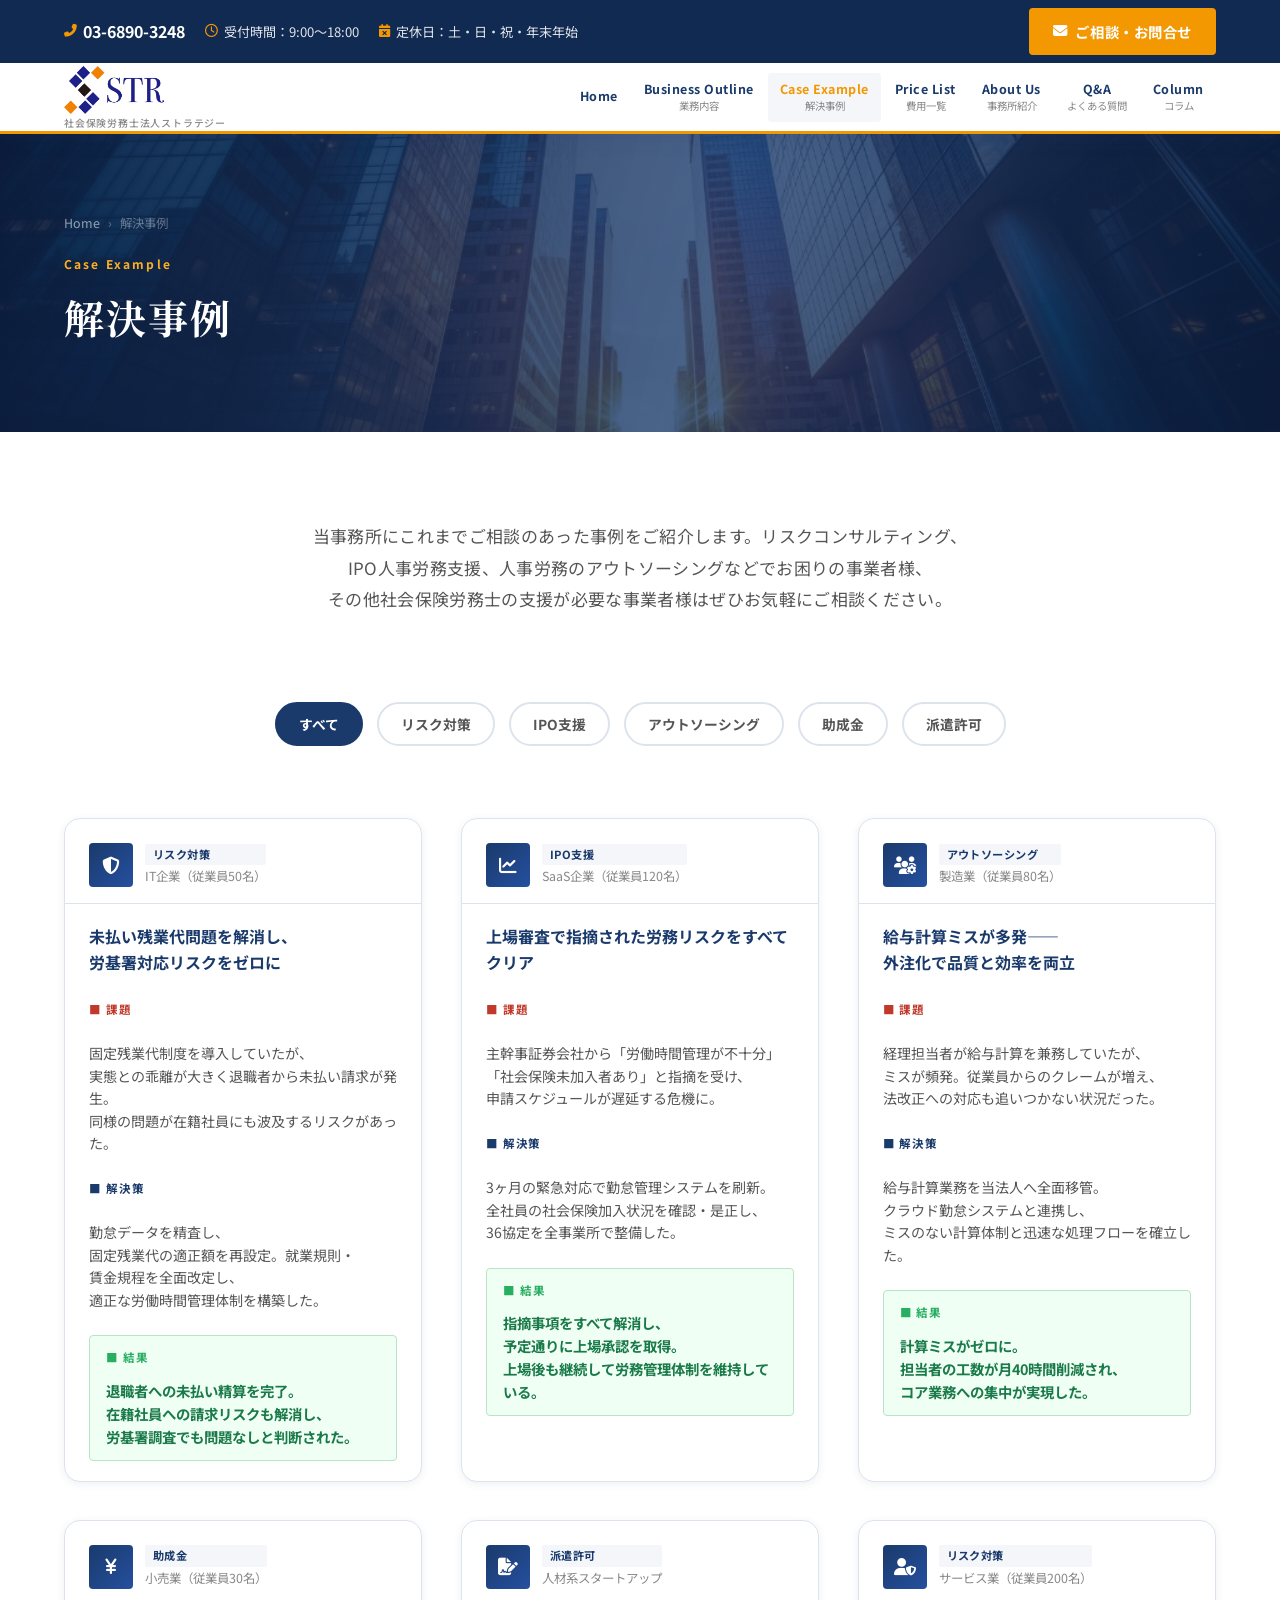
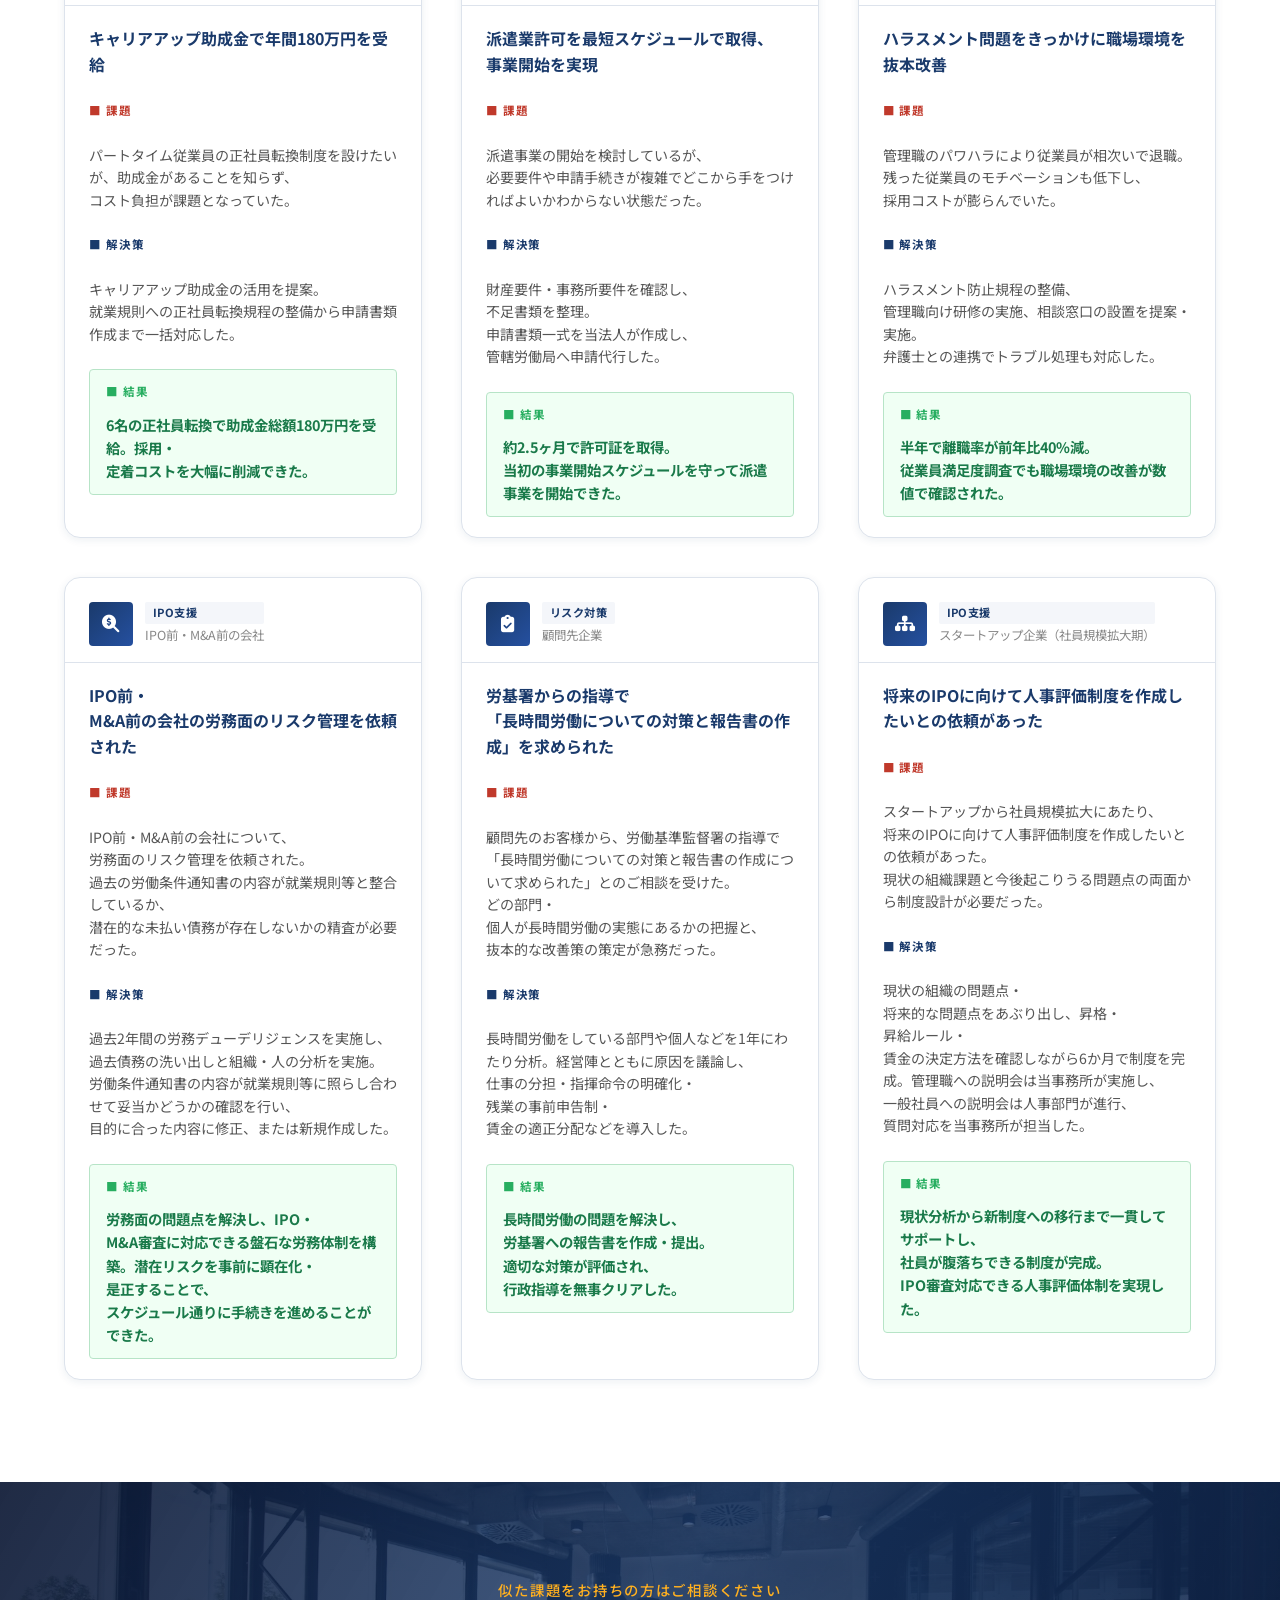
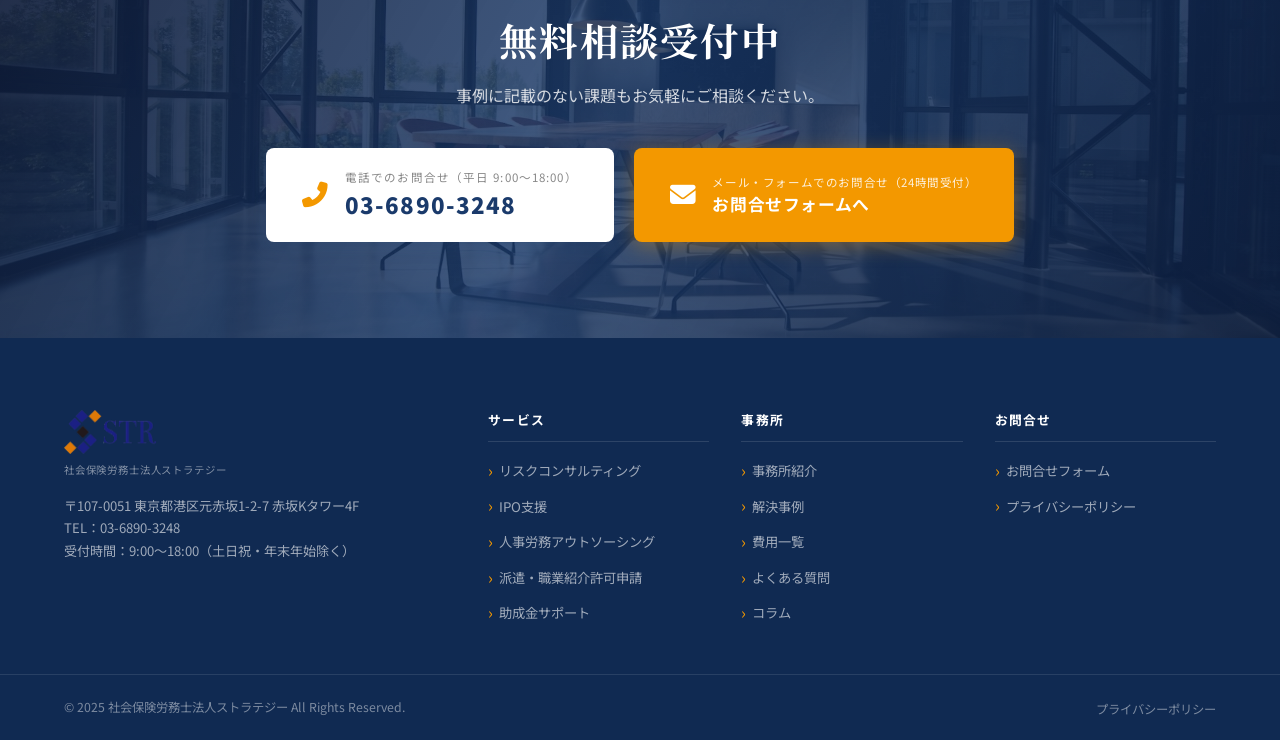
<file: cases.html>
<!DOCTYPE html>
<html lang="ja">
<head>
  <meta charset="UTF-8">
  <meta name="viewport" content="width=device-width, initial-scale=1.0, viewport-fit=cover">
  <title>解決事例｜社会保険労務士法人ストラテジー</title>
  <meta name="description" content="社会保険労務士法人ストラテジーの解決事例をご紹介します。労務トラブル、IPO支援、助成金活用など様々な課題解決の実績をご覧ください。">
  <link rel="preconnect" href="https://fonts.googleapis.com">
  <link rel="preconnect" href="https://fonts.gstatic.com" crossorigin>
  <link href="https://fonts.googleapis.com/css2?family=Noto+Sans+JP:wght@300;400;500;700;900&family=Noto+Serif+JP:wght@400;700&display=swap" rel="stylesheet">
  <link rel="stylesheet" href="https://cdn.jsdelivr.net/npm/@fortawesome/fontawesome-free@6.4.0/css/all.min.css">
  <link rel="stylesheet" href="css/style.css">
  <style>
    .filter-bar { display: flex; gap: 10px; flex-wrap: wrap; margin-bottom: 40px; justify-content: center; }
    .filter-btn {
      padding: 8px 20px; border: 2px solid var(--color-border); border-radius: 100px;
      font-size: 0.85rem; font-weight: 700; color: var(--color-text-light);
      background: var(--color-white); cursor: pointer; transition: var(--transition);
    }
    .filter-btn:hover, .filter-btn.active {
      background: var(--color-primary); border-color: var(--color-primary); color: var(--color-white);
    }
    .cases-grid { display: grid; grid-template-columns: repeat(3, 1fr); gap: clamp(28px, 3vw, 40px); }
    .case-card {
      background: var(--color-white); border-radius: var(--radius-lg); overflow: hidden;
      border: 1px solid var(--color-border); box-shadow: var(--shadow-sm);
      transition: var(--transition); display: flex; flex-direction: column;
    }
    .case-card:hover { box-shadow: var(--shadow-lg); transform: translateY(-4px); }
    .case-card-header {
      padding: 24px 24px 16px;
      border-bottom: 1px solid var(--color-border);
      display: flex; align-items: center; gap: 12px;
    }
    .case-card-icon {
      width: 44px; height: 44px; min-width: 44px;
      background: linear-gradient(135deg, var(--color-primary), var(--color-primary-light));
      border-radius: var(--radius-sm); display: flex; align-items: center; justify-content: center;
    }
    .case-card-icon i { color: #fff; font-size: 1.1rem; }
    .case-card-meta { display: flex; flex-direction: column; gap: 2px; }
    .case-category-badge {
      display: inline-block; font-size: 0.7rem; font-weight: 700;
      padding: 2px 8px; border-radius: 2px; background: var(--color-bg-light);
      color: var(--color-primary); letter-spacing: 0.04em;
    }
    .case-company { font-size: 0.78rem; color: var(--color-text-muted); }
    .case-card-body { padding: 20px 24px; flex: 1; display: flex; flex-direction: column; gap: 12px; }
    .case-problem-label, .case-solution-label, .case-result-label {
      font-size: 0.72rem; font-weight: 700; letter-spacing: 0.08em; text-transform: uppercase;
    }
    .case-problem-label { color: #c0392b; }
    .case-solution-label { color: var(--color-primary); }
    .case-result-label { color: #27ae60; }
    .case-problem-text, .case-solution-text { font-size: 0.88rem; color: var(--color-text-light); line-height: 1.5; }
    .case-result-box {
      background: #f0fff4; border: 1px solid #b7e4c7; border-radius: var(--radius-sm);
      padding: 12px 16px;
    }
    .case-result-text { font-size: 0.9rem; font-weight: 700; color: #1a7a4a; line-height: 1.6; }
    .case-title { font-size: 1rem; font-weight: 700; color: var(--color-primary); line-height: 1.6; margin-bottom: 4px; }
    @media (max-width: 1024px) { .cases-grid { grid-template-columns: repeat(2, 1fr); } }
    @media (max-width: 768px) { .cases-grid { grid-template-columns: 1fr; } }
  </style>
</head>
<body class="page-cases">
  <header class="site-header" id="site-header">
    <div class="header-top"><div class="container header-top-inner"><div class="header-info"><span class="header-tel"><i class="fas fa-phone-alt"></i><a href="tel:0368903248">03-6890-3248</a></span><span class="header-hours"><i class="far fa-clock"></i>受付時間：9:00〜18:00</span><span class="header-holiday"><i class="fas fa-calendar-times"></i>定休日：土・日・祝・年末年始</span></div><a href="contact.html" class="btn btn-cta"><i class="fas fa-envelope"></i>ご相談・お問合せ</a></div></div>
    <div class="header-main"><div class="container header-main-inner">
      <div class="site-logo"><a href="index.html"><img src="images/logo-transparent.png" alt="STRATOZ 社会保険労務士法人ストラテジー" class="logo-img"><span class="logo-ja">社会保険労務士法人ストラテジー</span></a></div>
      <nav class="global-nav" id="global-nav"><ul class="nav-list">
        <li class="nav-item"><a href="index.html"><span class="nav-en">Home</span></a></li>
        <li class="nav-item"><a href="business.html"><span class="nav-en">Business Outline</span><span class="nav-ja">業務内容</span></a></li>
        <li class="nav-item active"><a href="cases.html"><span class="nav-en">Case Example</span><span class="nav-ja">解決事例</span></a></li>
        <li class="nav-item"><a href="price.html"><span class="nav-en">Price List</span><span class="nav-ja">費用一覧</span></a></li>
        <li class="nav-item"><a href="about.html"><span class="nav-en">About Us</span><span class="nav-ja">事務所紹介</span></a></li>
        <li class="nav-item"><a href="qa.html"><span class="nav-en">Q&amp;A</span><span class="nav-ja">よくある質問</span></a></li>
        <li class="nav-item"><a href="column.html"><span class="nav-en">Column</span><span class="nav-ja">コラム</span></a></li>
      </ul></nav>
      <button class="hamburger" id="hamburger" aria-label="メニューを開く" aria-expanded="false"><span></span><span></span><span></span></button>
    </div></div>
  </header>
  <div class="mobile-nav-overlay" id="mobile-nav-overlay"></div>
  <nav class="mobile-nav" id="mobile-nav"><button class="mobile-nav-close" id="mobile-nav-close"><i class="fas fa-times"></i></button><div class="mobile-logo"><img src="images/logo-transparent.png" alt="STRATOZ 社会保険労務士法人ストラテジー" class="logo-img"><span class="logo-ja">社会保険労務士法人ストラテジー</span></div><ul class="mobile-nav-list"><li><a href="index.html">Home</a></li><li><a href="business.html">Business Outline <span>業務内容</span></a></li><li><a href="cases.html">Case Example <span>解決事例</span></a></li><li><a href="price.html">Price List <span>費用一覧</span></a></li><li><a href="about.html">About Us <span>事務所紹介</span></a></li><li><a href="qa.html">Q&amp;A <span>よくある質問</span></a></li><li><a href="column.html">Column <span>コラム</span></a></li></ul>
  <div class="mobile-nav-contact"><a href="tel:0368903248" class="mobile-tel"><i class="fas fa-phone-alt"></i>03-6890-3248</a><a href="contact.html" class="btn btn-cta"><i class="fas fa-envelope"></i>ご相談・お問合せ</a></div></nav>

  <main>
    <div class="page-hero page-hero--photo">
      <div class="page-hero-bg" aria-hidden="true">
        <img class="page-hero-bg-img" src="images/hero-bg.png" width="1920" height="640" alt="">
      </div>
      <div class="page-hero-photo-overlay" aria-hidden="true"></div>
      <div class="container page-hero-inner">
        <div class="breadcrumb"><a href="index.html">Home</a><span>›</span><span>解決事例</span></div>
        <p class="page-hero-en">Case Example</p>
        <h1 class="page-hero-title">解決事例</h1>
      </div>
    </div>

    <section class="content-section">
      <div class="container">
        <p class="cases-page-lead">
          当事務所にこれまでご相談のあった事例をご紹介します。リスクコンサルティング、IPO人事労務支援、人事労務のアウトソーシングなどでお困りの事業者様、その他社会保険労務士の支援が必要な事業者様はぜひお気軽にご相談ください。
        </p>
        <div class="filter-bar">
          <button class="filter-btn active" data-filter="all">すべて</button>
          <button class="filter-btn" data-filter="risk">リスク対策</button>
          <button class="filter-btn" data-filter="ipo">IPO支援</button>
          <button class="filter-btn" data-filter="outsourcing">アウトソーシング</button>
          <button class="filter-btn" data-filter="subsidy">助成金</button>
          <button class="filter-btn" data-filter="dispatch">派遣許可</button>
        </div>

        <div class="cases-grid">

          <article class="case-card" data-category="risk" data-aos="fade-up">
            <div class="case-card-header">
              <div class="case-card-icon"><i class="fas fa-shield-alt"></i></div>
              <div class="case-card-meta"><span class="case-category-badge">リスク対策</span><span class="case-company">IT企業（従業員50名）</span></div>
            </div>
            <div class="case-card-body">
              <p class="case-title">未払い残業代問題を解消し、労基署対応リスクをゼロに</p>
              <p class="case-problem-label">■ 課題</p>
              <p class="case-problem-text">固定残業代制度を導入していたが、実態との乖離が大きく退職者から未払い請求が発生。同様の問題が在籍社員にも波及するリスクがあった。</p>
              <p class="case-solution-label">■ 解決策</p>
              <p class="case-solution-text">勤怠データを精査し、固定残業代の適正額を再設定。就業規則・賃金規程を全面改定し、適正な労働時間管理体制を構築した。</p>
              <div class="case-result-box"><p class="case-result-label">■ 結果</p><p class="case-result-text">退職者への未払い精算を完了。在籍社員への請求リスクも解消し、労基署調査でも問題なしと判断された。</p></div>
            </div>
          </article>

          <article class="case-card" data-category="ipo" data-aos="fade-up" data-aos-delay="100">
            <div class="case-card-header">
              <div class="case-card-icon"><i class="fas fa-chart-line"></i></div>
              <div class="case-card-meta"><span class="case-category-badge">IPO支援</span><span class="case-company">SaaS企業（従業員120名）</span></div>
            </div>
            <div class="case-card-body">
              <p class="case-title">上場審査で指摘された労務リスクをすべてクリア</p>
              <p class="case-problem-label">■ 課題</p>
              <p class="case-problem-text">主幹事証券会社から「労働時間管理が不十分」「社会保険未加入者あり」と指摘を受け、申請スケジュールが遅延する危機に。</p>
              <p class="case-solution-label">■ 解決策</p>
              <p class="case-solution-text">3ヶ月の緊急対応で勤怠管理システムを刷新。全社員の社会保険加入状況を確認・是正し、36協定を全事業所で整備した。</p>
              <div class="case-result-box"><p class="case-result-label">■ 結果</p><p class="case-result-text">指摘事項をすべて解消し、予定通りに上場承認を取得。上場後も継続して労務管理体制を維持している。</p></div>
            </div>
          </article>

          <article class="case-card" data-category="outsourcing" data-aos="fade-up" data-aos-delay="200">
            <div class="case-card-header">
              <div class="case-card-icon"><i class="fas fa-users-cog"></i></div>
              <div class="case-card-meta"><span class="case-category-badge">アウトソーシング</span><span class="case-company">製造業（従業員80名）</span></div>
            </div>
            <div class="case-card-body">
              <p class="case-title">給与計算ミスが多発——外注化で品質と効率を両立</p>
              <p class="case-problem-label">■ 課題</p>
              <p class="case-problem-text">経理担当者が給与計算を兼務していたが、ミスが頻発。従業員からのクレームが増え、法改正への対応も追いつかない状況だった。</p>
              <p class="case-solution-label">■ 解決策</p>
              <p class="case-solution-text">給与計算業務を当法人へ全面移管。クラウド勤怠システムと連携し、ミスのない計算体制と迅速な処理フローを確立した。</p>
              <div class="case-result-box"><p class="case-result-label">■ 結果</p><p class="case-result-text">計算ミスがゼロに。担当者の工数が月40時間削減され、コア業務への集中が実現した。</p></div>
            </div>
          </article>

          <article class="case-card" data-category="subsidy" data-aos="fade-up">
            <div class="case-card-header">
              <div class="case-card-icon"><i class="fas fa-yen-sign"></i></div>
              <div class="case-card-meta"><span class="case-category-badge">助成金</span><span class="case-company">小売業（従業員30名）</span></div>
            </div>
            <div class="case-card-body">
              <p class="case-title">キャリアアップ助成金で年間180万円を受給</p>
              <p class="case-problem-label">■ 課題</p>
              <p class="case-problem-text">パートタイム従業員の正社員転換制度を設けたいが、助成金があることを知らず、コスト負担が課題となっていた。</p>
              <p class="case-solution-label">■ 解決策</p>
              <p class="case-solution-text">キャリアアップ助成金の活用を提案。就業規則への正社員転換規程の整備から申請書類作成まで一括対応した。</p>
              <div class="case-result-box"><p class="case-result-label">■ 結果</p><p class="case-result-text">6名の正社員転換で助成金総額180万円を受給。採用・定着コストを大幅に削減できた。</p></div>
            </div>
          </article>

          <article class="case-card" data-category="dispatch" data-aos="fade-up" data-aos-delay="100">
            <div class="case-card-header">
              <div class="case-card-icon"><i class="fas fa-file-signature"></i></div>
              <div class="case-card-meta"><span class="case-category-badge">派遣許可</span><span class="case-company">人材系スタートアップ</span></div>
            </div>
            <div class="case-card-body">
              <p class="case-title">派遣業許可を最短スケジュールで取得、事業開始を実現</p>
              <p class="case-problem-label">■ 課題</p>
              <p class="case-problem-text">派遣事業の開始を検討しているが、必要要件や申請手続きが複雑でどこから手をつければよいかわからない状態だった。</p>
              <p class="case-solution-label">■ 解決策</p>
              <p class="case-solution-text">財産要件・事務所要件を確認し、不足書類を整理。申請書類一式を当法人が作成し、管轄労働局へ申請代行した。</p>
              <div class="case-result-box"><p class="case-result-label">■ 結果</p><p class="case-result-text">約2.5ヶ月で許可証を取得。当初の事業開始スケジュールを守って派遣事業を開始できた。</p></div>
            </div>
          </article>

          <article class="case-card" data-category="risk" data-aos="fade-up" data-aos-delay="200">
            <div class="case-card-header">
              <div class="case-card-icon"><i class="fas fa-user-shield"></i></div>
              <div class="case-card-meta"><span class="case-category-badge">リスク対策</span><span class="case-company">サービス業（従業員200名）</span></div>
            </div>
            <div class="case-card-body">
              <p class="case-title">ハラスメント問題をきっかけに職場環境を抜本改善</p>
              <p class="case-problem-label">■ 課題</p>
              <p class="case-problem-text">管理職のパワハラにより従業員が相次いで退職。残った従業員のモチベーションも低下し、採用コストが膨らんでいた。</p>
              <p class="case-solution-label">■ 解決策</p>
              <p class="case-solution-text">ハラスメント防止規程の整備、管理職向け研修の実施、相談窓口の設置を提案・実施。弁護士との連携でトラブル処理も対応した。</p>
              <div class="case-result-box"><p class="case-result-label">■ 結果</p><p class="case-result-text">半年で離職率が前年比40%減。従業員満足度調査でも職場環境の改善が数値で確認された。</p></div>
            </div>
          </article>

          <!-- 原文事例1: IPO/M&A労務DD -->
          <article class="case-card" data-category="ipo" data-aos="fade-up">
            <div class="case-card-header">
              <div class="case-card-icon"><i class="fas fa-search-dollar"></i></div>
              <div class="case-card-meta"><span class="case-category-badge">IPO支援</span><span class="case-company">IPO前・M&amp;A前の会社</span></div>
            </div>
            <div class="case-card-body">
              <p class="case-title">IPO前・M&amp;A前の会社の労務面のリスク管理を依頼された</p>
              <p class="case-problem-label">■ 課題</p>
              <p class="case-problem-text">IPO前・M&amp;A前の会社について、労務面のリスク管理を依頼された。過去の労働条件通知書の内容が就業規則等と整合しているか、潜在的な未払い債務が存在しないかの精査が必要だった。</p>
              <p class="case-solution-label">■ 解決策</p>
              <p class="case-solution-text">過去2年間の労務デューデリジェンスを実施し、過去債務の洗い出しと組織・人の分析を実施。労働条件通知書の内容が就業規則等に照らし合わせて妥当かどうかの確認を行い、目的に合った内容に修正、または新規作成した。</p>
              <div class="case-result-box"><p class="case-result-label">■ 結果</p><p class="case-result-text">労務面の問題点を解決し、IPO・M&amp;A審査に対応できる盤石な労務体制を構築。潜在リスクを事前に顕在化・是正することで、スケジュール通りに手続きを進めることができた。</p></div>
            </div>
          </article>

          <!-- 原文事例2: 労基署 長時間労働 -->
          <article class="case-card" data-category="risk" data-aos="fade-up" data-aos-delay="100">
            <div class="case-card-header">
              <div class="case-card-icon"><i class="fas fa-clipboard-check"></i></div>
              <div class="case-card-meta"><span class="case-category-badge">リスク対策</span><span class="case-company">顧問先企業</span></div>
            </div>
            <div class="case-card-body">
              <p class="case-title">労基署からの指導で「長時間労働についての対策と報告書の作成」を求められた</p>
              <p class="case-problem-label">■ 課題</p>
              <p class="case-problem-text">顧問先のお客様から、労働基準監督署の指導で「長時間労働についての対策と報告書の作成について求められた」とのご相談を受けた。どの部門・個人が長時間労働の実態にあるかの把握と、抜本的な改善策の策定が急務だった。</p>
              <p class="case-solution-label">■ 解決策</p>
              <p class="case-solution-text">長時間労働をしている部門や個人などを1年にわたり分析。経営陣とともに原因を議論し、仕事の分担・指揮命令の明確化・残業の事前申告制・賃金の適正分配などを導入した。</p>
              <div class="case-result-box"><p class="case-result-label">■ 結果</p><p class="case-result-text">長時間労働の問題を解決し、労基署への報告書を作成・提出。適切な対策が評価され、行政指導を無事クリアした。</p></div>
            </div>
          </article>

          <!-- 原文事例3: IPO人事評価制度 -->
          <article class="case-card" data-category="ipo" data-aos="fade-up" data-aos-delay="200">
            <div class="case-card-header">
              <div class="case-card-icon"><i class="fas fa-sitemap"></i></div>
              <div class="case-card-meta"><span class="case-category-badge">IPO支援</span><span class="case-company">スタートアップ企業（社員規模拡大期）</span></div>
            </div>
            <div class="case-card-body">
              <p class="case-title">将来のIPOに向けて人事評価制度を作成したいとの依頼があった</p>
              <p class="case-problem-label">■ 課題</p>
              <p class="case-problem-text">スタートアップから社員規模拡大にあたり、将来のIPOに向けて人事評価制度を作成したいとの依頼があった。現状の組織課題と今後起こりうる問題点の両面から制度設計が必要だった。</p>
              <p class="case-solution-label">■ 解決策</p>
              <p class="case-solution-text">現状の組織の問題点・将来的な問題点をあぶり出し、昇格・昇給ルール・賃金の決定方法を確認しながら6か月で制度を完成。管理職への説明会は当事務所が実施し、一般社員への説明会は人事部門が進行、質問対応を当事務所が担当した。</p>
              <div class="case-result-box"><p class="case-result-label">■ 結果</p><p class="case-result-text">現状分析から新制度への移行まで一貫してサポートし、社員が腹落ちできる制度が完成。IPO審査対応できる人事評価体制を実現した。</p></div>
            </div>
          </article>

        </div>
      </div>
    </section>

    <section class="contact-cta-section">
      <div class="contact-cta-bg" aria-hidden="true">
        <img class="contact-cta-bg-img" src="images/cta-bg.jpg" width="1920" height="800" alt="">
      </div>
      <div class="contact-cta-overlay" aria-hidden="true"></div>
      <div class="container">
        <div class="contact-cta-inner">
          <div class="contact-cta-text">
            <p class="contact-cta-sub">似た課題をお持ちの方はご相談ください</p>
            <h2 class="contact-cta-title">無料相談受付中</h2>
            <p class="contact-cta-desc">事例に記載のない課題もお気軽にご相談ください。</p>
          </div>
          <div class="contact-cta-buttons">
            <a href="tel:0368903248" class="btn btn-tel"><i class="fas fa-phone-alt"></i><span><small>電話でのお問合せ（平日 9:00〜18:00）</small>03-6890-3248</span></a>
            <a href="contact.html" class="btn btn-contact-mail"><i class="fas fa-envelope"></i><span><small>メール・フォームでのお問合せ（24時間受付）</small>お問合せフォームへ</span></a>
          </div>
        </div>
      </div>
    </section>
  </main>

  <footer class="site-footer">
    <div class="footer-main"><div class="container footer-main-inner"><div class="footer-brand"><div class="footer-logo"><img src="images/logo-transparent.png" alt="STRATOZ 社会保険労務士法人ストラテジー" class="logo-img"><span class="logo-ja">社会保険労務士法人ストラテジー</span></div><address class="footer-address">〒107-0051 東京都港区元赤坂1-2-7 赤坂Kタワー4F<br>TEL：<a href="tel:0368903248">03-6890-3248</a><br>受付時間：9:00〜18:00（土日祝・年末年始除く）</address></div><nav class="footer-nav"><div class="footer-nav-col"><h3 class="footer-nav-heading">サービス</h3><ul><li><a href="business.html#risk">リスクコンサルティング</a></li><li><a href="business.html#ipo">IPO支援</a></li><li><a href="business.html#outsourcing">人事労務アウトソーシング</a></li><li><a href="business.html#dispatch">派遣・職業紹介許可申請</a></li><li><a href="business.html#subsidy">助成金サポート</a></li></ul></div><div class="footer-nav-col"><h3 class="footer-nav-heading">事務所</h3><ul><li><a href="about.html">事務所紹介</a></li><li><a href="cases.html">解決事例</a></li><li><a href="price.html">費用一覧</a></li><li><a href="qa.html">よくある質問</a></li><li><a href="column.html">コラム</a></li></ul></div><div class="footer-nav-col"><h3 class="footer-nav-heading">お問合せ</h3><ul><li><a href="contact.html">お問合せフォーム</a></li><li><a href="privacy.html">プライバシーポリシー</a></li></ul></div></nav></div></div>
    <div class="footer-bottom"><div class="container footer-bottom-inner"><p class="copyright">&copy; 2025 社会保険労務士法人ストラテジー All Rights Reserved.</p><ul class="footer-links"><li><a href="privacy.html">プライバシーポリシー</a></li></ul></div></div>
  </footer>
  <button class="back-to-top" id="back-to-top"><i class="fas fa-chevron-up"></i></button>
  <script src="js/main.js"></script>
</body>
</html>
</file>
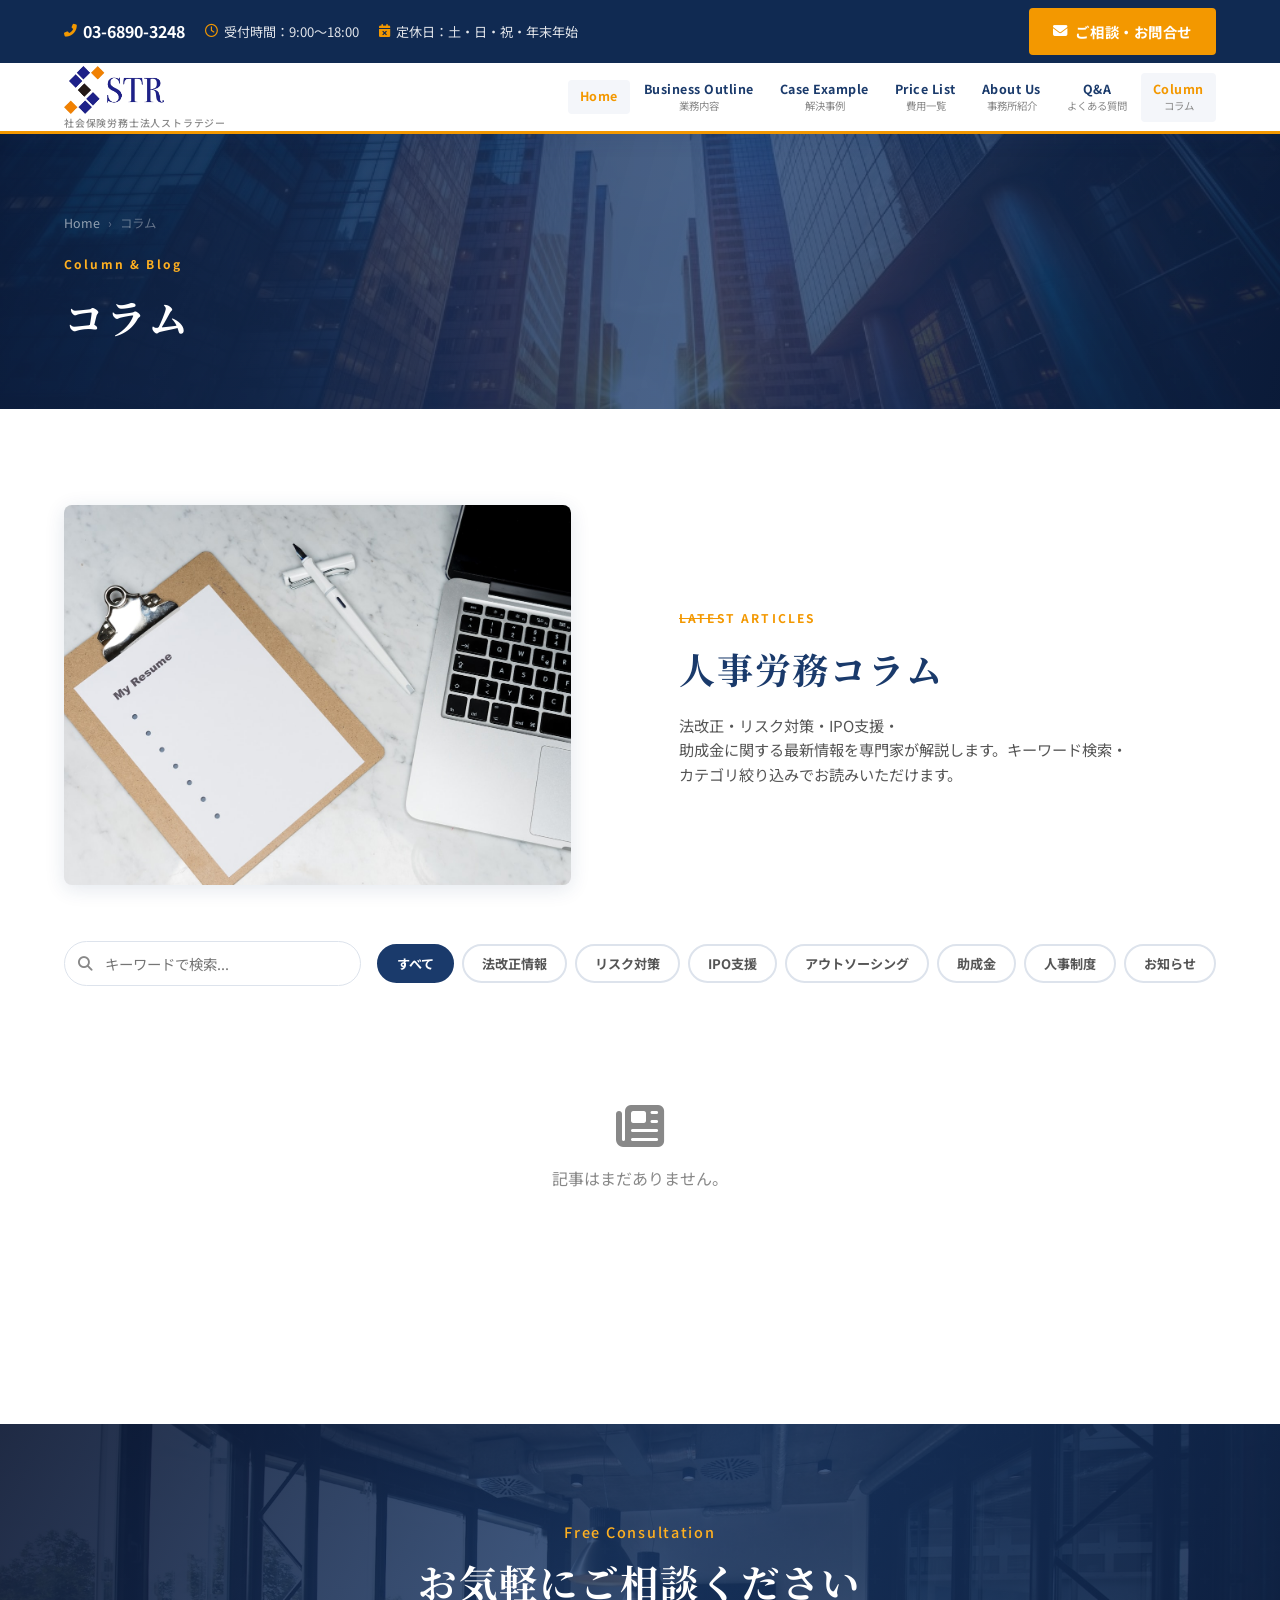
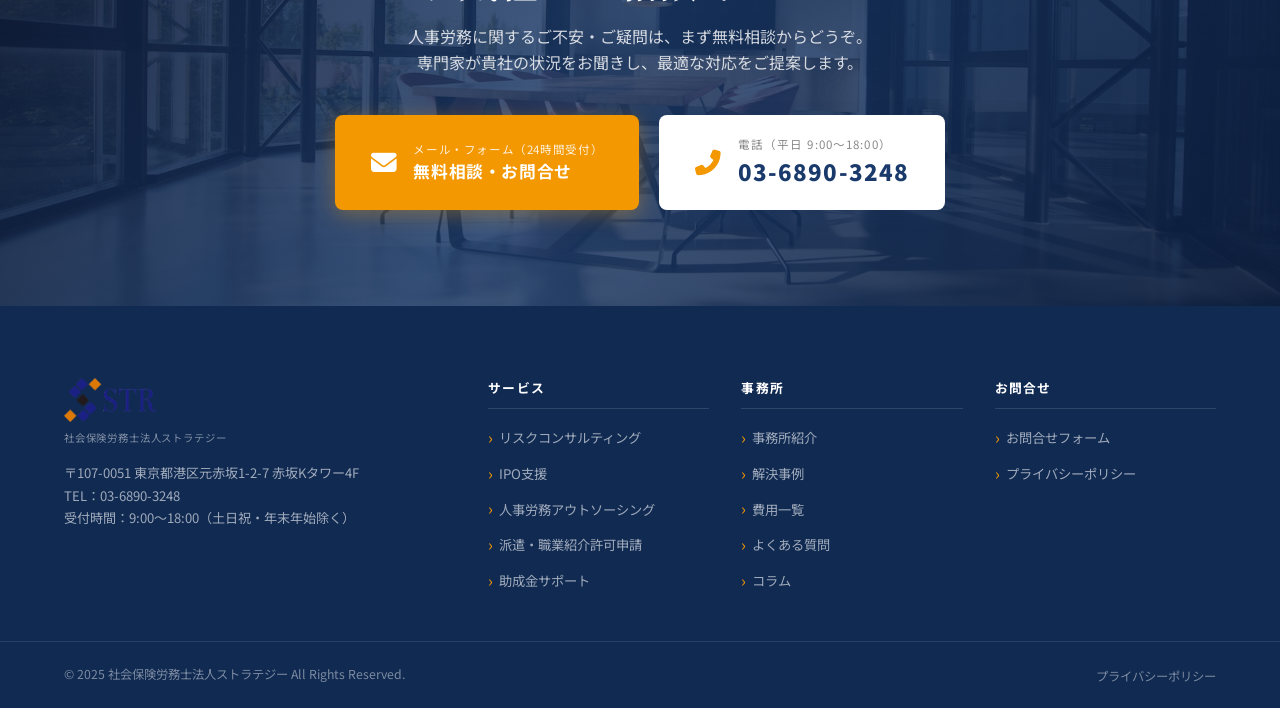
<file: column.html>
<!DOCTYPE html>
<html lang="ja">
<head>
  <meta charset="UTF-8">
  <meta http-equiv="refresh" content="0; url=column/index.html">
  <title>コラム｜社会保険労務士法人ストラテジー</title>
  <script>location.replace('column/index.html');</script>
</head>
<body>
  <p>移動中です… <a href="column/index.html">こちら</a>をクリックしてください。</p>
</body>
</html>
</file>
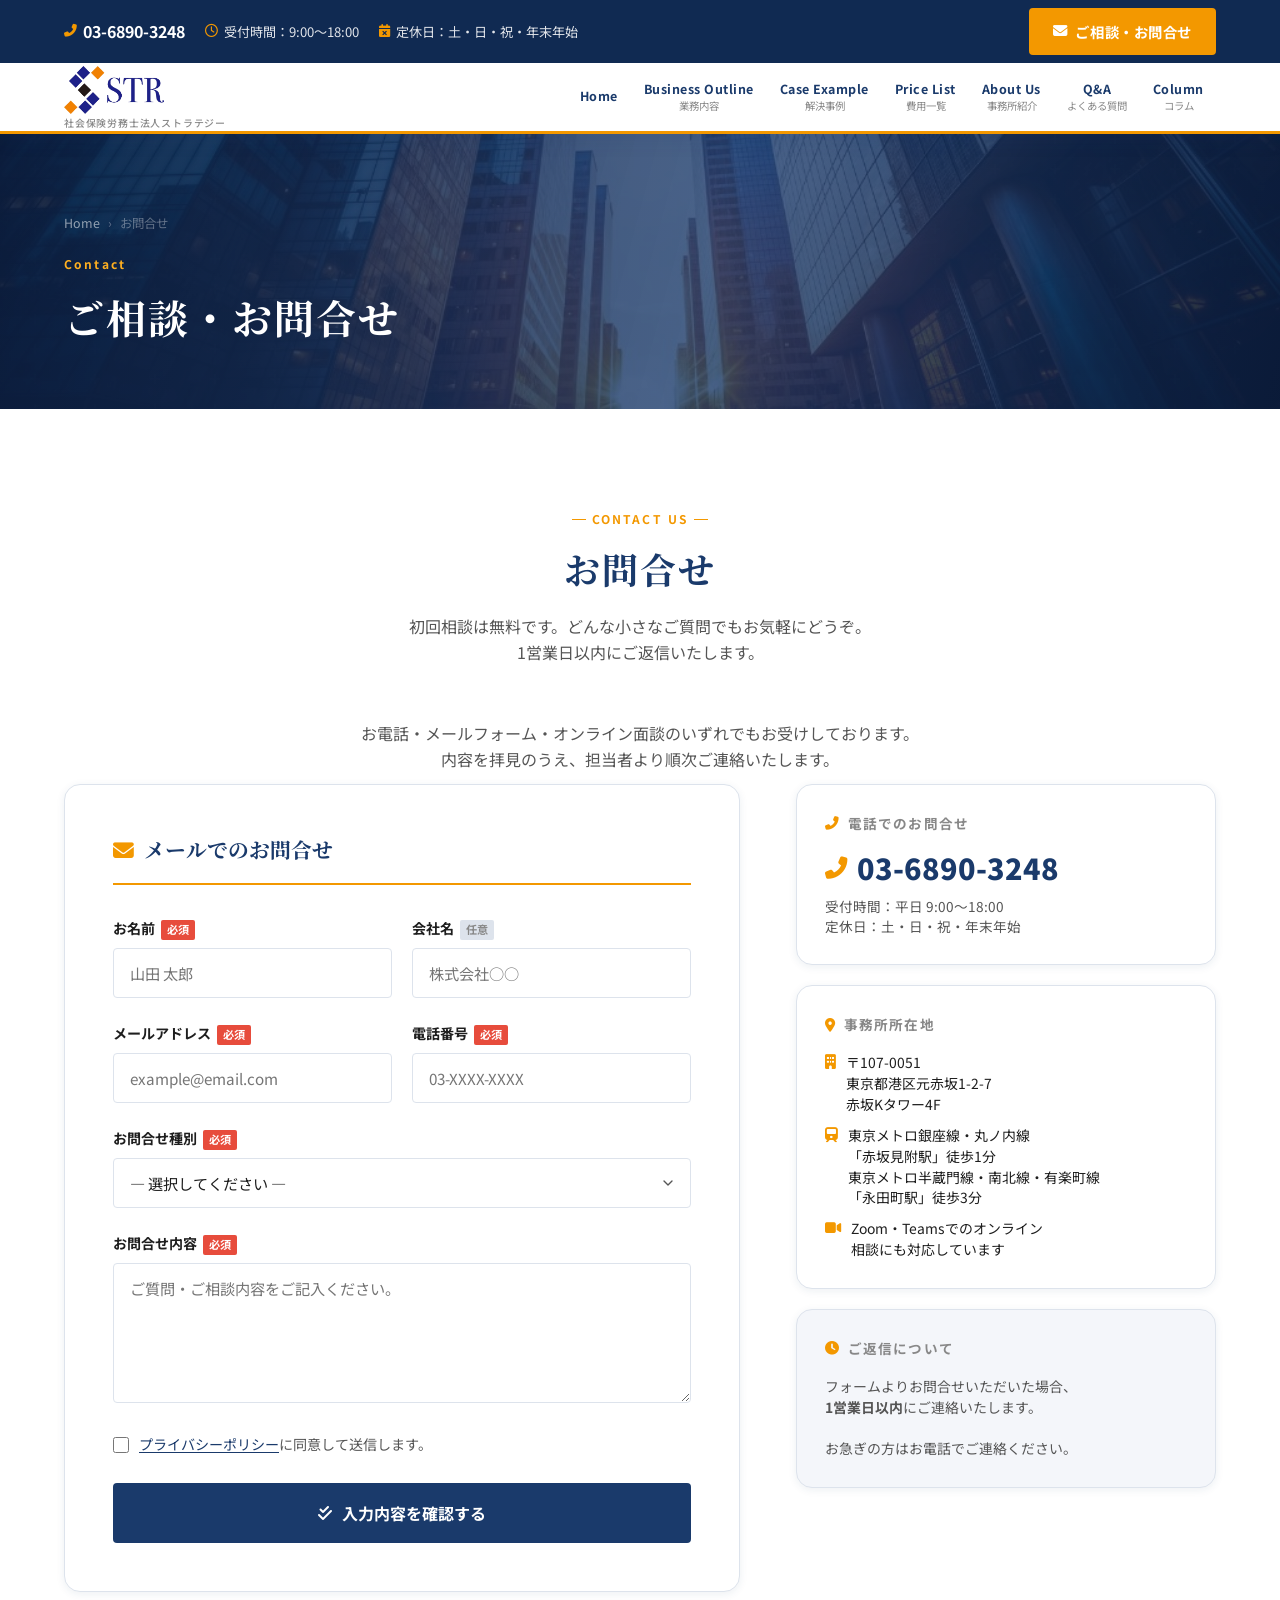
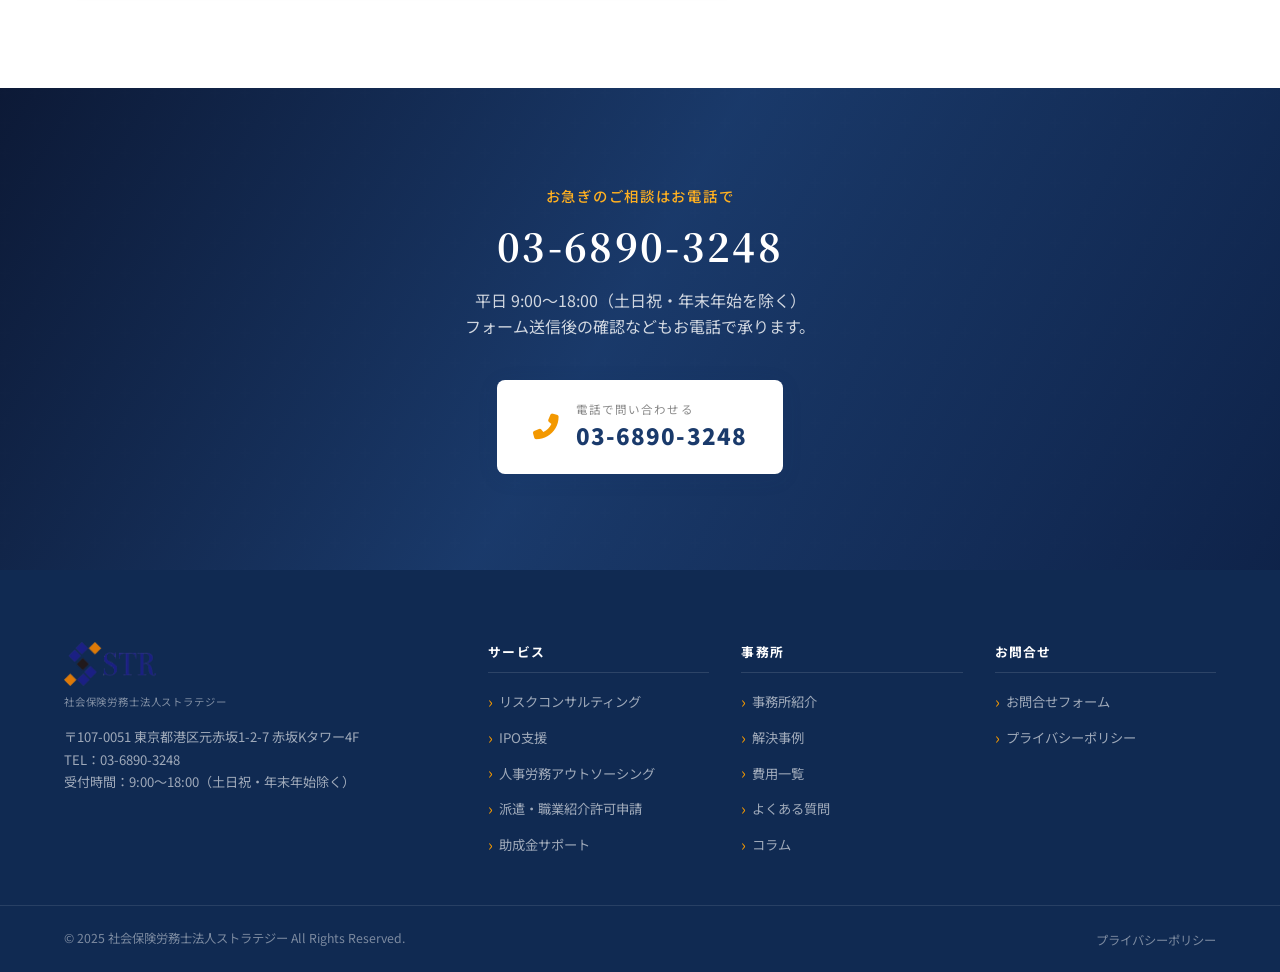
<file: contact.html>
<!DOCTYPE html>
<html lang="ja">
<head>
  <meta charset="UTF-8">
  <meta name="viewport" content="width=device-width, initial-scale=1.0, viewport-fit=cover">
  <title>お問合せ｜社会保険労務士法人ストラテジー</title>
  <meta name="description" content="社会保険労務士法人ストラテジーへのお問合せページです。人事労務・助成金・IPO支援など、お気軽にご相談ください。初回相談無料。">
  <link rel="preconnect" href="https://fonts.googleapis.com">
  <link rel="preconnect" href="https://fonts.gstatic.com" crossorigin>
  <link href="https://fonts.googleapis.com/css2?family=Noto+Sans+JP:wght@300;400;500;700;900&family=Noto+Serif+JP:wght@400;700&display=swap" rel="stylesheet">
  <link rel="stylesheet" href="https://cdn.jsdelivr.net/npm/@fortawesome/fontawesome-free@6.4.0/css/all.min.css">
  <link rel="stylesheet" href="css/style.css">
  <style>
    .contact-layout { display: grid; grid-template-columns: 1fr 420px; gap: 56px; align-items: start; }
    .contact-form-wrap { background: var(--color-white); border-radius: var(--radius-lg); border: 1px solid var(--color-border); padding: 48px; box-shadow: var(--shadow-sm); }
    .contact-form-wrap h2 { font-size: 1.3rem; font-weight: 700; color: var(--color-primary); margin-bottom: 32px; font-family: var(--font-serif); padding-bottom: 16px; border-bottom: 2px solid var(--color-accent); }
    .form-group { margin-bottom: 24px; }
    .form-label { display: block; font-size: 0.88rem; font-weight: 700; color: var(--color-text); margin-bottom: 8px; }
    .form-label .required { display: inline-block; font-size: 0.7rem; background: #e74c3c; color: #fff; padding: 1px 6px; border-radius: 2px; margin-left: 6px; vertical-align: middle; }
    .form-label .optional { display: inline-block; font-size: 0.7rem; background: var(--color-border); color: var(--color-text-muted); padding: 1px 6px; border-radius: 2px; margin-left: 6px; vertical-align: middle; }
    .form-input, .form-select, .form-textarea {
      width: 100%; padding: 13px 16px; border: 1px solid var(--color-border);
      border-radius: var(--radius-sm); font-family: var(--font-sans); font-size: 0.95rem;
      color: var(--color-text); background: var(--color-white); transition: var(--transition);
      outline: none;
    }
    .form-input:focus, .form-select:focus, .form-textarea:focus { border-color: var(--color-primary); box-shadow: 0 0 0 3px rgba(26,58,107,0.08); }
    .form-input.error, .form-textarea.error, .form-select.error { border-color: #e74c3c; }
    .form-textarea { min-height: 140px; resize: vertical; }
    .form-select { appearance: none; background-image: url("data:image/svg+xml,%3Csvg xmlns='http://www.w3.org/2000/svg' width='16' height='16' viewBox='0 0 24 24' fill='none' stroke='%23555' stroke-width='2' stroke-linecap='round' stroke-linejoin='round'%3E%3Cpolyline points='6 9 12 15 18 9'%3E%3C/polyline%3E%3C/svg%3E"); background-repeat: no-repeat; background-position: right 14px center; padding-right: 44px; }
    .form-row { display: grid; grid-template-columns: 1fr 1fr; gap: 20px; }
    .privacy-agree { display: flex; align-items: flex-start; gap: 10px; font-size: 0.88rem; color: var(--color-text-light); line-height: 1.5; }
    .privacy-agree input[type="checkbox"] { margin-top: 3px; width: 16px; height: 16px; accent-color: var(--color-primary); }
    .privacy-agree a { color: var(--color-primary); text-decoration: underline; text-underline-offset: 2px; }
    .btn-submit {
      width: 100%; padding: 18px; background: var(--color-primary); color: #fff;
      border: none; border-radius: var(--radius-sm); font-size: 1rem; font-weight: 700;
      cursor: pointer; transition: var(--transition); display: flex; align-items: center; justify-content: center; gap: 10px; margin-top: 28px;
    }
    .btn-submit:hover { background: var(--color-primary-light); transform: translateY(-2px); box-shadow: var(--shadow-md); }
    .btn-submit:disabled { opacity: 0.7; cursor: not-allowed; transform: none; }
    .form-message { border-radius: var(--radius-sm); padding: 16px 20px; margin-bottom: 24px; font-size: 0.9rem; line-height: 1.5; display: none; }
    .form-error { background: #fdf0ef; border: 1px solid #e74c3c; color: #c0392b; }
    .form-success { background: #f0fff4; border: 1px solid #2ecc71; color: #1a7a4a; }
    .contact-info-sidebar { display: flex; flex-direction: column; gap: 20px; }
    .contact-info-card {
      background: var(--color-white); border-radius: var(--radius-lg); padding: 28px;
      border: 1px solid var(--color-border); box-shadow: var(--shadow-sm);
    }
    .contact-info-card-title { font-size: 0.85rem; font-weight: 700; color: var(--color-text-muted); letter-spacing: 0.08em; text-transform: uppercase; margin-bottom: 16px; display: flex; align-items: center; gap: 8px; }
    .contact-info-card-title i { color: var(--color-accent); }
    .contact-tel-big { font-size: 1.8rem; font-weight: 900; color: var(--color-primary); display: flex; align-items: center; gap: 10px; line-height: 1.2; }
    .contact-tel-big a { color: inherit; }
    .contact-tel-big a:hover { color: var(--color-accent); }
    .contact-tel-big i { font-size: 1.4rem; color: var(--color-accent); }
    .contact-hours { margin-top: 10px; font-size: 0.85rem; color: var(--color-text-light); line-height: 1.5; }
    .contact-access-list { display: flex; flex-direction: column; gap: 10px; }
    .contact-access-item { display: flex; align-items: flex-start; gap: 10px; font-size: 0.87rem; color: var(--color-text); line-height: 1.5; }
    .contact-access-item i { color: var(--color-accent); margin-top: 3px; font-size: 0.9rem; }
    @media (max-width: 1024px) { .contact-layout { grid-template-columns: 1fr; } }
    @media (max-width: 768px) { .contact-form-wrap { padding: 28px 20px; } .form-row { grid-template-columns: 1fr; } }
    .contact-page-lead {
      max-width: 42rem;
      margin: 0 auto 40px;
      text-align: center;
      font-size: 1rem;
      color: var(--color-text-light);
      line-height: 1.85;
    }
    @media (max-width: 768px) {
      .contact-page-lead { margin-bottom: 28px; font-size: 0.95rem; }
    }
    .contact-confirm-title {
      font-size: 1.15rem; font-weight: 700; color: var(--color-primary); margin: 0 0 10px;
      font-family: var(--font-serif);
    }
    .contact-confirm-intro {
      font-size: 0.9rem; color: var(--color-text-light); margin: 0 0 22px; line-height: 1.65;
    }
    .contact-confirm-rows {
      margin-bottom: 28px; border: 1px solid var(--color-border); border-radius: var(--radius-sm); overflow: hidden;
    }
    .contact-confirm-row {
      display: grid; grid-template-columns: 130px 1fr; gap: 0; border-bottom: 1px solid var(--color-border);
    }
    .contact-confirm-row:last-child { border-bottom: none; }
    .contact-confirm-label {
      padding: 12px 14px; background: var(--color-bg-light); font-size: 0.82rem; font-weight: 700;
      color: var(--color-text-muted); align-self: stretch;
    }
    .contact-confirm-value {
      padding: 12px 14px; font-size: 0.92rem; color: var(--color-text); line-height: 1.55; word-break: break-word;
    }
    .contact-confirm-row--message { grid-template-columns: 1fr; }
    .contact-confirm-row--message .contact-confirm-label { border-bottom: 1px solid var(--color-border); }
    .contact-confirm-row--message .contact-confirm-value { white-space: pre-wrap; }
    .contact-confirm-actions {
      display: flex; flex-wrap: wrap; gap: 14px; align-items: center;
    }
    .contact-confirm-actions .btn-submit { flex: 1; min-width: 200px; margin-top: 0; }
    @media (max-width: 480px) {
      .contact-confirm-row { grid-template-columns: 1fr; }
      .contact-confirm-label { padding-bottom: 6px; }
      .contact-confirm-actions { flex-direction: column; }
      .contact-confirm-actions .btn { width: 100%; justify-content: center; }
      .contact-confirm-actions .btn-submit { min-width: 0; }
    }
  </style>
</head>
<body>
  <header class="site-header" id="site-header">
    <div class="header-top"><div class="container header-top-inner"><div class="header-info"><span class="header-tel"><i class="fas fa-phone-alt"></i><a href="tel:0368903248">03-6890-3248</a></span><span class="header-hours"><i class="far fa-clock"></i>受付時間：9:00〜18:00</span><span class="header-holiday"><i class="fas fa-calendar-times"></i>定休日：土・日・祝・年末年始</span></div><a href="contact.html" class="btn btn-cta"><i class="fas fa-envelope"></i>ご相談・お問合せ</a></div></div>
    <div class="header-main"><div class="container header-main-inner">
      <div class="site-logo"><a href="index.html"><img src="images/logo-transparent.png" alt="STRATOZ 社会保険労務士法人ストラテジー" class="logo-img"><span class="logo-ja">社会保険労務士法人ストラテジー</span></a></div>
      <nav class="global-nav" id="global-nav"><ul class="nav-list">
        <li class="nav-item"><a href="index.html"><span class="nav-en">Home</span></a></li>
        <li class="nav-item"><a href="business.html"><span class="nav-en">Business Outline</span><span class="nav-ja">業務内容</span></a></li>
        <li class="nav-item"><a href="cases.html"><span class="nav-en">Case Example</span><span class="nav-ja">解決事例</span></a></li>
        <li class="nav-item"><a href="price.html"><span class="nav-en">Price List</span><span class="nav-ja">費用一覧</span></a></li>
        <li class="nav-item"><a href="about.html"><span class="nav-en">About Us</span><span class="nav-ja">事務所紹介</span></a></li>
        <li class="nav-item"><a href="qa.html"><span class="nav-en">Q&amp;A</span><span class="nav-ja">よくある質問</span></a></li>
        <li class="nav-item"><a href="column.html"><span class="nav-en">Column</span><span class="nav-ja">コラム</span></a></li>
      </ul></nav>
      <button class="hamburger" id="hamburger" aria-label="メニューを開く" aria-expanded="false"><span></span><span></span><span></span></button>
    </div></div>
  </header>
  <div class="mobile-nav-overlay" id="mobile-nav-overlay"></div>
  <nav class="mobile-nav" id="mobile-nav"><button class="mobile-nav-close" id="mobile-nav-close"><i class="fas fa-times"></i></button><div class="mobile-logo"><img src="images/logo-transparent.png" alt="STRATOZ 社会保険労務士法人ストラテジー" class="logo-img"><span class="logo-ja">社会保険労務士法人ストラテジー</span></div><ul class="mobile-nav-list"><li><a href="index.html">Home</a></li><li><a href="business.html">Business Outline <span>業務内容</span></a></li><li><a href="cases.html">Case Example <span>解決事例</span></a></li><li><a href="price.html">Price List <span>費用一覧</span></a></li><li><a href="about.html">About Us <span>事務所紹介</span></a></li><li><a href="qa.html">Q&amp;A <span>よくある質問</span></a></li><li><a href="column.html">Column <span>コラム</span></a></li></ul>
  <div class="mobile-nav-contact"><a href="tel:0368903248" class="mobile-tel"><i class="fas fa-phone-alt"></i>03-6890-3248</a><a href="contact.html" class="btn btn-cta"><i class="fas fa-envelope"></i>ご相談・お問合せ</a></div></nav>

  <main>
    <div class="page-hero page-hero--photo">
      <div class="page-hero-bg" aria-hidden="true">
        <img class="page-hero-bg-img" src="images/hero-bg.png" width="1920" height="640" alt="">
      </div>
      <div class="page-hero-photo-overlay" aria-hidden="true"></div>
      <div class="container page-hero-inner">
        <div class="breadcrumb"><a href="index.html">Home</a><span>›</span><span>お問合せ</span></div>
        <p class="page-hero-en">Contact</p>
        <h1 class="page-hero-title">ご相談・お問合せ</h1>
      </div>
    </div>

    <section class="content-section">
      <div class="container">
        <div class="section-header">
          <p class="section-label">Contact Us</p>
          <h2 class="section-title">お問合せ</h2>
          <p class="section-desc">初回相談は無料です。どんな小さなご質問でもお気軽にどうぞ。<br>1営業日以内にご返信いたします。</p>
        </div>

        <p class="contact-page-lead">
          お電話・メールフォーム・オンライン面談のいずれでもお受けしております。内容を拝見のうえ、担当者より順次ご連絡いたします。
        </p>

        <div class="contact-layout">
          <!-- Form -->
          <div class="contact-form-wrap" data-aos="fade-up">
            <h2><i class="fas fa-envelope" style="margin-right:10px;color:var(--color-accent);"></i>メールでのお問合せ</h2>
            <div class="form-message form-error" id="form-error"></div>
            <div class="form-message form-success" id="form-success">
              <strong><i class="fas fa-check-circle"></i> 送信が完了しました。</strong><br>
              1営業日以内に担当者よりご連絡いたします。しばらくお待ちください。
            </div>
            <form id="contact-form" novalidate
              data-formspree="https://formspree.io/f/xwvndayk">
              <div id="contact-form-input-step">
                <div class="form-row">
                  <div class="form-group">
                    <label class="form-label" for="name">お名前<span class="required">必須</span></label>
                    <input type="text" id="name" name="name" class="form-input" placeholder="山田 太郎" required>
                  </div>
                  <div class="form-group">
                    <label class="form-label" for="company">会社名<span class="optional">任意</span></label>
                    <input type="text" id="company" name="company" class="form-input" placeholder="株式会社○○">
                  </div>
                </div>
                <div class="form-row">
                  <div class="form-group">
                    <label class="form-label" for="email">メールアドレス<span class="required">必須</span></label>
                    <input type="email" id="email" name="email" class="form-input" placeholder="example@email.com" required>
                  </div>
                  <div class="form-group">
                    <label class="form-label" for="tel">電話番号<span class="required">必須</span></label>
                    <input type="tel" id="tel" name="tel" class="form-input" placeholder="03-XXXX-XXXX" required>
                  </div>
                </div>
                <div class="form-group">
                  <label class="form-label" for="category">お問合せ種別<span class="required">必須</span></label>
                  <select id="category" name="category" class="form-select" required>
                    <option value="">— 選択してください —</option>
                    <option value="顧問契約について">顧問契約について</option>
                    <option value="リスクコンサルティング">リスクコンサルティング</option>
                    <option value="IPO支援">IPO支援</option>
                    <option value="人事労務アウトソーシング">人事労務アウトソーシング</option>
                    <option value="派遣・職業紹介許可申請">派遣・職業紹介許可申請</option>
                    <option value="助成金サポート">助成金サポート</option>
                    <option value="費用について">費用について</option>
                    <option value="その他">その他</option>
                  </select>
                </div>
                <div class="form-group">
                  <label class="form-label" for="message">お問合せ内容<span class="required">必須</span></label>
                  <textarea id="message" name="message" class="form-textarea" placeholder="ご質問・ご相談内容をご記入ください。" required></textarea>
                </div>
                <div class="form-group">
                  <label class="privacy-agree">
                    <input type="checkbox" id="privacy-agree" required>
                    <span><a href="privacy.html" target="_blank">プライバシーポリシー</a>に同意して送信します。</span>
                  </label>
                </div>
                <button type="button" class="btn-submit" id="contact-btn-to-confirm">
                  <i class="fas fa-check-double"></i>入力内容を確認する
                </button>
              </div>

              <div id="contact-form-confirm-step" hidden>
                <h3 class="contact-confirm-title">入力内容の確認</h3>
                <p class="contact-confirm-intro">以下の内容でお問い合わせを送信します。内容をご確認のうえ、「この内容で送信する」を押してください。</p>
                <div class="contact-confirm-rows" role="region" aria-label="確認内容">
                  <div class="contact-confirm-row">
                    <span class="contact-confirm-label">お名前</span>
                    <span class="contact-confirm-value" id="confirm-name"></span>
                  </div>
                  <div class="contact-confirm-row">
                    <span class="contact-confirm-label">会社名</span>
                    <span class="contact-confirm-value" id="confirm-company"></span>
                  </div>
                  <div class="contact-confirm-row">
                    <span class="contact-confirm-label">メール</span>
                    <span class="contact-confirm-value" id="confirm-email"></span>
                  </div>
                  <div class="contact-confirm-row">
                    <span class="contact-confirm-label">電話番号</span>
                    <span class="contact-confirm-value" id="confirm-tel"></span>
                  </div>
                  <div class="contact-confirm-row">
                    <span class="contact-confirm-label">お問合せ種別</span>
                    <span class="contact-confirm-value" id="confirm-category"></span>
                  </div>
                  <div class="contact-confirm-row contact-confirm-row--message">
                    <span class="contact-confirm-label">お問合せ内容</span>
                    <span class="contact-confirm-value" id="confirm-message"></span>
                  </div>
                </div>
                <div class="contact-confirm-actions">
                  <button type="button" class="btn btn-outline" id="contact-btn-back-to-input">修正する</button>
                  <button type="button" class="btn-submit" id="contact-btn-send">
                    <i class="fas fa-paper-plane"></i>この内容で送信する
                  </button>
                </div>
              </div>
            </form>
          </div>

          <!-- Sidebar -->
          <div class="contact-info-sidebar" data-aos="fade-up" data-aos-delay="150">
            <div class="contact-info-card">
              <div class="contact-info-card-title"><i class="fas fa-phone-alt"></i>電話でのお問合せ</div>
              <div class="contact-tel-big"><i class="fas fa-phone-alt"></i><a href="tel:0368903248">03-6890-3248</a></div>
              <div class="contact-hours">
                受付時間：平日 9:00〜18:00<br>
                定休日：土・日・祝・年末年始
              </div>
            </div>
            <div class="contact-info-card">
              <div class="contact-info-card-title"><i class="fas fa-map-marker-alt"></i>事務所所在地</div>
              <div class="contact-access-list">
                <div class="contact-access-item"><i class="fas fa-building"></i><span>〒107-0051<br>東京都港区元赤坂1-2-7<br>赤坂Kタワー4F</span></div>
                <div class="contact-access-item"><i class="fas fa-train"></i><span>東京メトロ銀座線・丸ノ内線<br>「赤坂見附駅」徒歩1分<br>東京メトロ半蔵門線・南北線・有楽町線<br>「永田町駅」徒歩3分</span></div>
                <div class="contact-access-item"><i class="fas fa-video"></i><span>Zoom・Teamsでのオンライン<br>相談にも対応しています</span></div>
              </div>
            </div>
            <div class="contact-info-card" style="background:var(--color-bg-light);">
              <div class="contact-info-card-title"><i class="fas fa-clock"></i>ご返信について</div>
              <p style="font-size:0.87rem;color:var(--color-text-light);line-height:1.5;">
                フォームよりお問合せいただいた場合、<strong>1営業日以内</strong>にご連絡いたします。<br><br>
                お急ぎの方はお電話でご連絡ください。
              </p>
            </div>
          </div>
        </div>
      </div>
    </section>

    <section class="contact-cta-section" id="contact-cta-bottom">
      <div class="contact-cta-overlay" aria-hidden="true"></div>
      <div class="container">
        <div class="contact-cta-inner">
          <div class="contact-cta-text">
            <p class="contact-cta-sub">お急ぎのご相談はお電話で</p>
            <h2 class="contact-cta-title">03-6890-3248</h2>
            <p class="contact-cta-desc">
              平日 9:00〜18:00（土日祝・年末年始を除く）<br>
              フォーム送信後の確認などもお電話で承ります。
            </p>
          </div>
          <div class="contact-cta-buttons">
            <a href="tel:0368903248" class="btn btn-tel">
              <i class="fas fa-phone-alt"></i>
              <span>
                <small>電話で問い合わせる</small>
                03-6890-3248
              </span>
            </a>
          </div>
        </div>
      </div>
    </section>
  </main>

  <footer class="site-footer">
    <div class="footer-main"><div class="container footer-main-inner"><div class="footer-brand"><div class="footer-logo"><img src="images/logo-transparent.png" alt="STRATOZ 社会保険労務士法人ストラテジー" class="logo-img"><span class="logo-ja">社会保険労務士法人ストラテジー</span></div><address class="footer-address">〒107-0051 東京都港区元赤坂1-2-7 赤坂Kタワー4F<br>TEL：<a href="tel:0368903248">03-6890-3248</a><br>受付時間：9:00〜18:00（土日祝・年末年始除く）</address></div><nav class="footer-nav"><div class="footer-nav-col"><h3 class="footer-nav-heading">サービス</h3><ul><li><a href="business.html#risk">リスクコンサルティング</a></li><li><a href="business.html#ipo">IPO支援</a></li><li><a href="business.html#outsourcing">人事労務アウトソーシング</a></li><li><a href="business.html#dispatch">派遣・職業紹介許可申請</a></li><li><a href="business.html#subsidy">助成金サポート</a></li></ul></div><div class="footer-nav-col"><h3 class="footer-nav-heading">事務所</h3><ul><li><a href="about.html">事務所紹介</a></li><li><a href="cases.html">解決事例</a></li><li><a href="price.html">費用一覧</a></li><li><a href="qa.html">よくある質問</a></li><li><a href="column.html">コラム</a></li></ul></div><div class="footer-nav-col"><h3 class="footer-nav-heading">お問合せ</h3><ul><li><a href="contact.html">お問合せフォーム</a></li><li><a href="privacy.html">プライバシーポリシー</a></li></ul></div></nav></div></div>
    <div class="footer-bottom"><div class="container footer-bottom-inner"><p class="copyright">&copy; 2025 社会保険労務士法人ストラテジー All Rights Reserved.</p><ul class="footer-links"><li><a href="privacy.html">プライバシーポリシー</a></li></ul></div></div>
  </footer>
  <button class="back-to-top" id="back-to-top"><i class="fas fa-chevron-up"></i></button>
  <script src="js/main.js"></script>
</body>
</html>
</file>
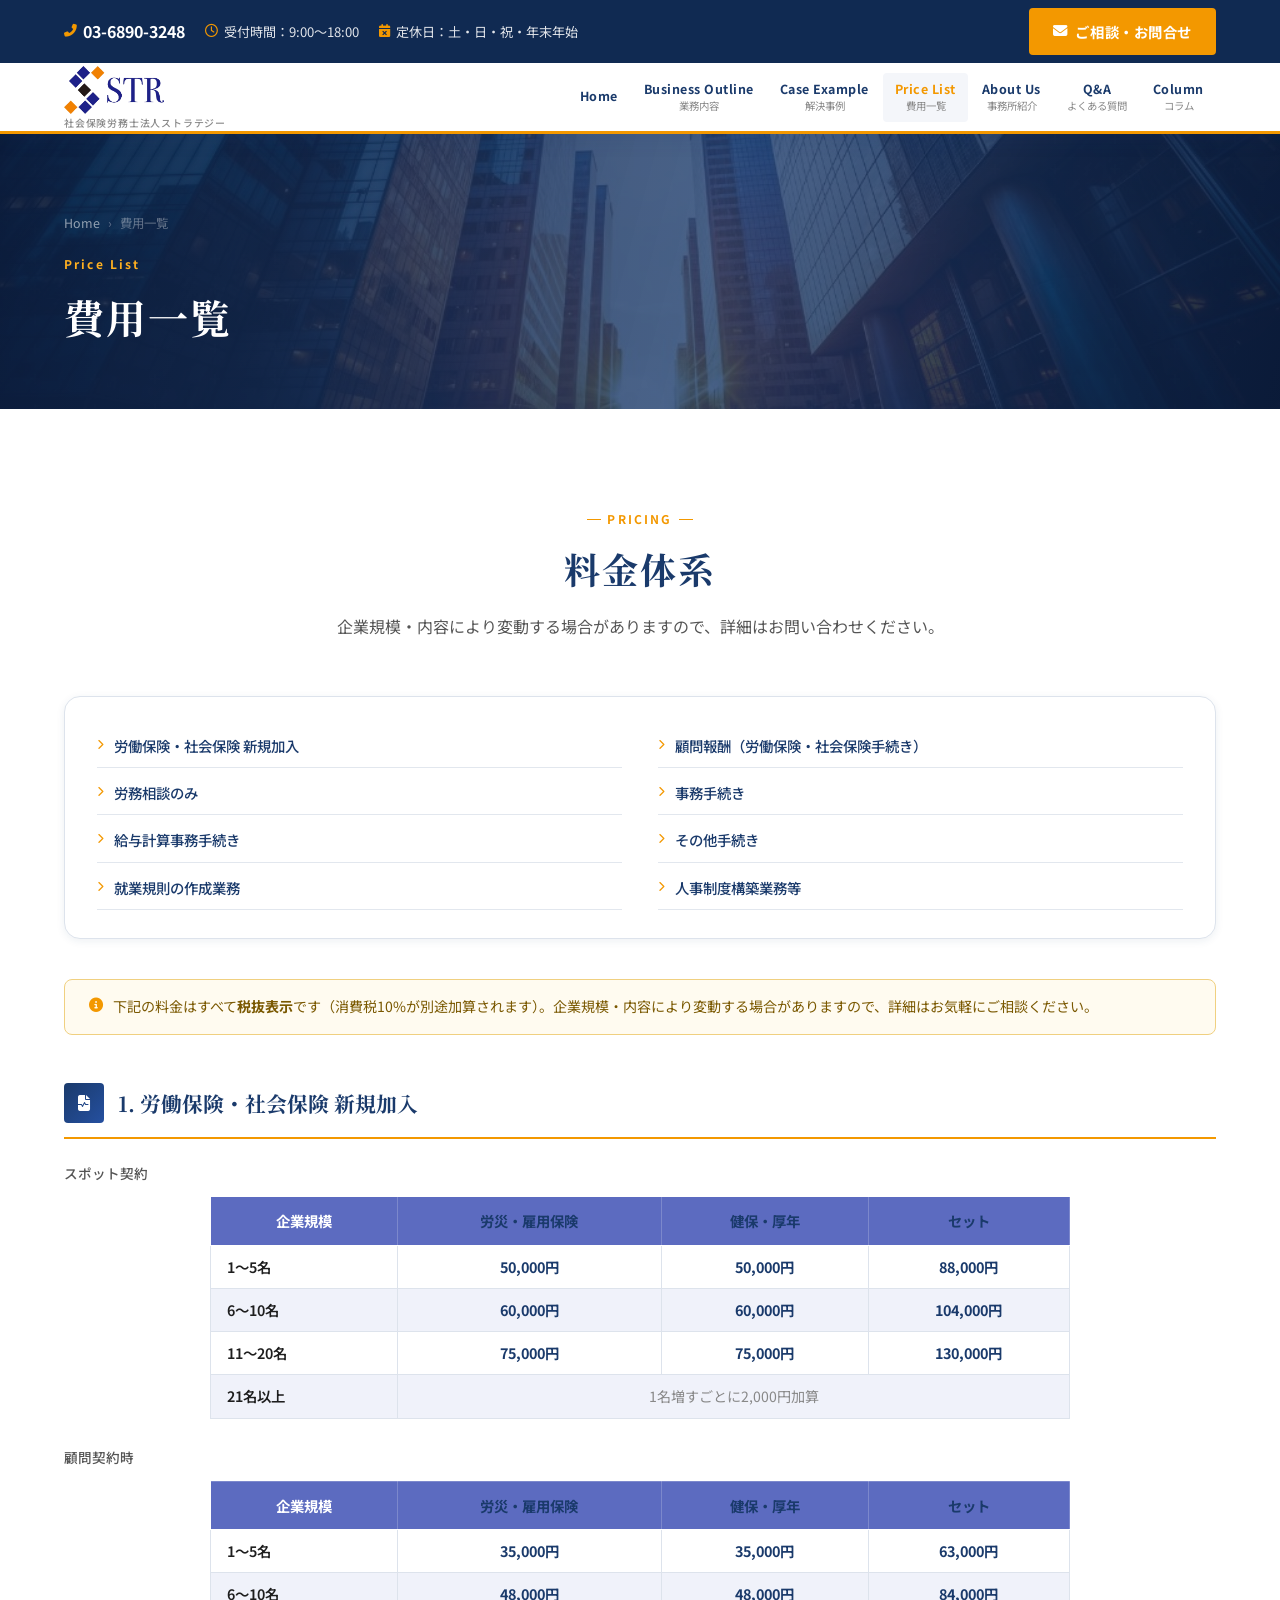
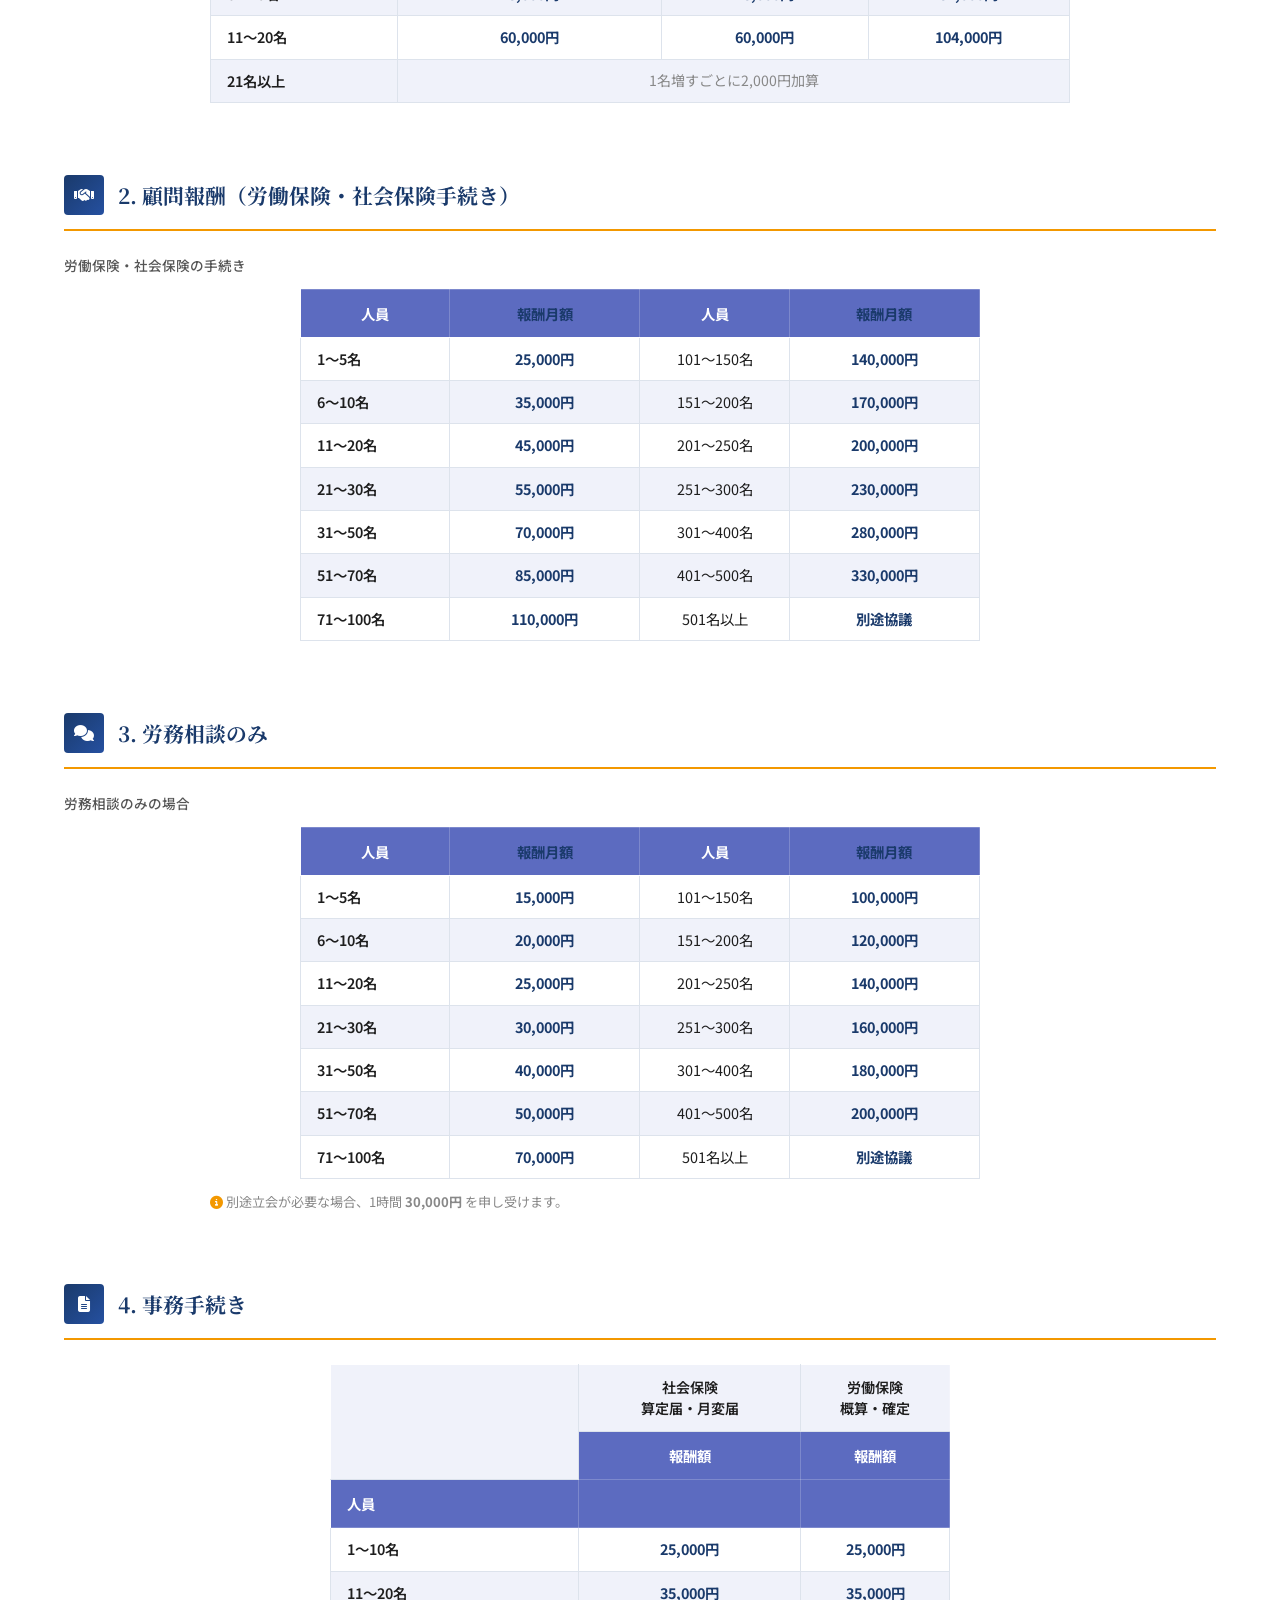
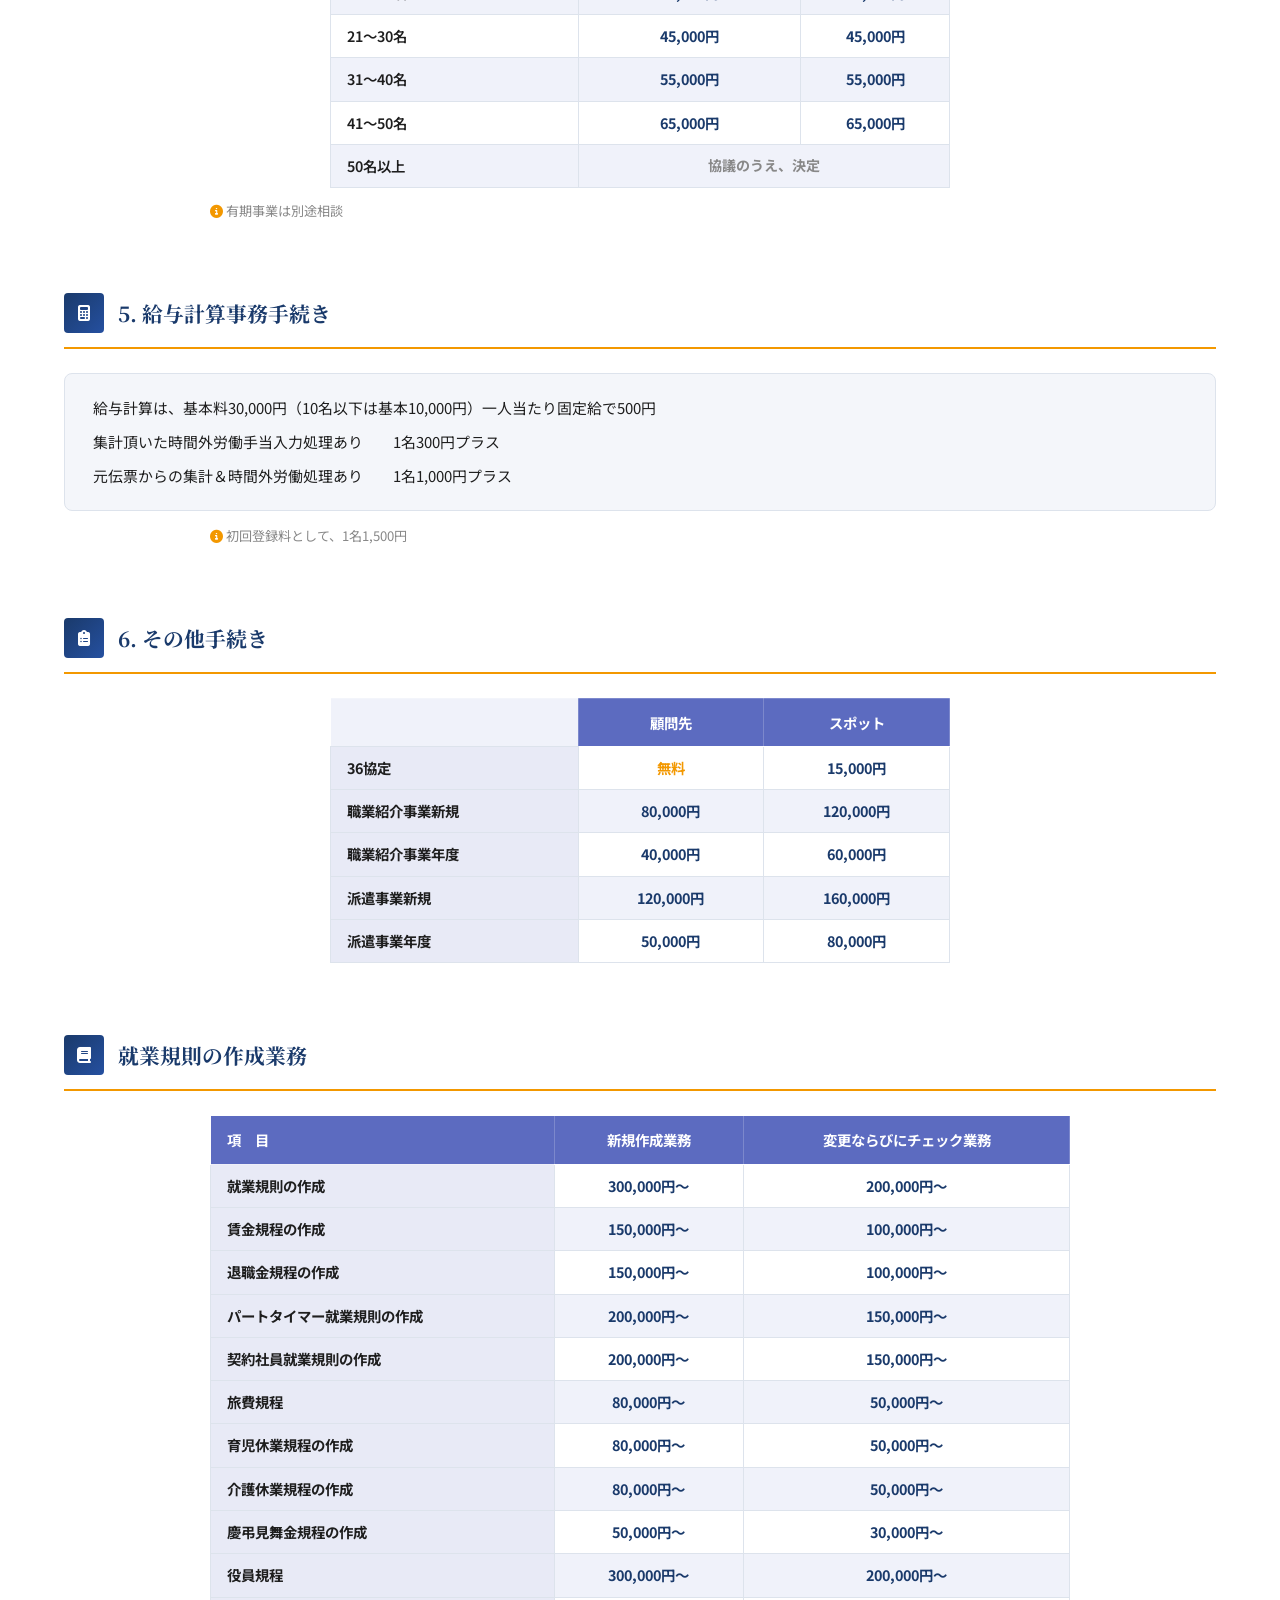
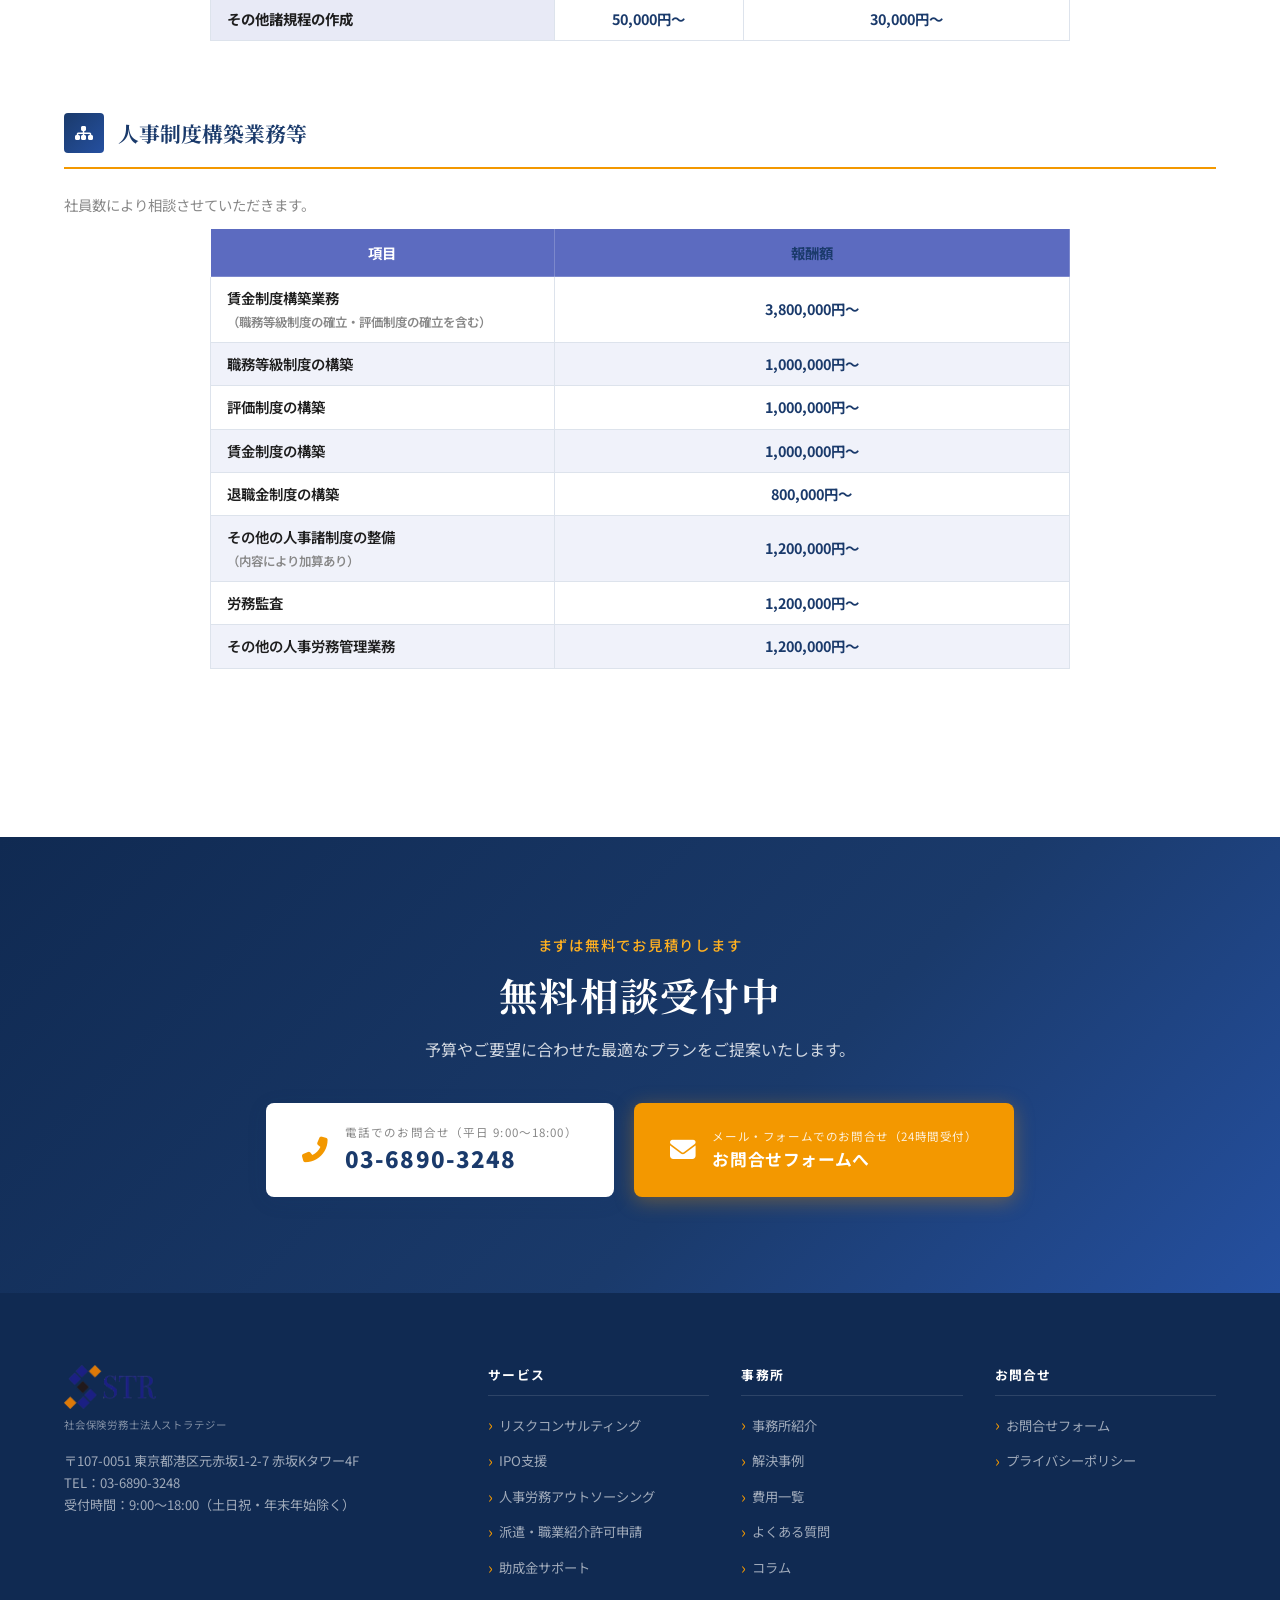
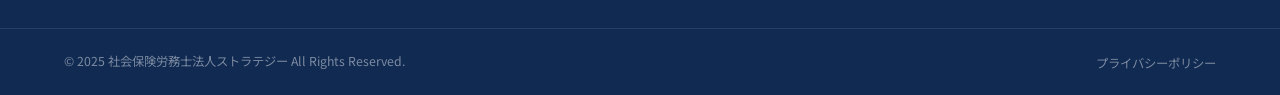
<file: price.html>
<!DOCTYPE html>
<html lang="ja">
<head>
  <meta charset="UTF-8">
  <meta name="viewport" content="width=device-width, initial-scale=1.0, viewport-fit=cover">
  <title>費用一覧｜社会保険労務士法人ストラテジー</title>
  <meta name="description" content="社会保険労務士法人ストラテジーの費用一覧です。各サービスの料金体系を透明性高くご案内します。まずはお気軽にご相談ください。">
  <link rel="preconnect" href="https://fonts.googleapis.com">
  <link rel="preconnect" href="https://fonts.gstatic.com" crossorigin>
  <link href="https://fonts.googleapis.com/css2?family=Noto+Sans+JP:wght@300;400;500;700;900&family=Noto+Serif+JP:wght@400;700&display=swap" rel="stylesheet">
  <link rel="stylesheet" href="https://cdn.jsdelivr.net/npm/@fortawesome/fontawesome-free@6.4.0/css/all.min.css">
  <link rel="stylesheet" href="css/style.css">
  <style>
    .price-note {
      background: #fffbf0; border: 1px solid #f0d080; border-radius: var(--radius-md);
      padding: 16px 24px; font-size: 0.88rem; color: #7a5800; line-height: 1.55;
      margin-bottom: 48px; display: flex; align-items: flex-start; gap: 10px;
    }
    .price-note i { color: var(--color-accent); margin-top: 2px; flex-shrink: 0; }
    .price-inline-label {
      font-size: 0.85rem;
      color: var(--color-text-light);
      font-weight: 500;
      margin-bottom: 10px;
      line-height: 1.6;
    }
    .price-inline-label--spaced { margin-top: 24px; }
    .price-payroll-box {
      background: var(--color-bg-light);
      border-radius: var(--radius-md);
      padding: 22px 28px;
      border: 1px solid var(--color-border);
      margin-bottom: 14px;
      font-size: 0.93rem;
      color: var(--color-text);
      line-height: 1.85;
    }
    .price-payroll-box p { margin-bottom: 10px; }
    .price-payroll-box p:last-child { margin-bottom: 0; }
    .price-lead-muted {
      font-size: 0.9rem;
      color: var(--color-text-muted);
      margin-bottom: 20px;
      line-height: 1.65;
    }
    .price-section { margin-bottom: 72px; }
    .price-section-title {
      display: flex; align-items: center; gap: 14px;
      font-size: 1.3rem; font-weight: 700; color: var(--color-primary);
      font-family: var(--font-serif); margin-bottom: 24px;
      padding-bottom: 14px; border-bottom: 2px solid var(--color-accent);
      flex-wrap: wrap;
      line-height: 1.45;
    }
    .price-section-title .icon-box {
      width: 40px; height: 40px;
      background: linear-gradient(135deg, var(--color-primary), var(--color-primary-light));
      border-radius: var(--radius-sm); display: flex; align-items: center; justify-content: center;
      flex-shrink: 0;
    }
    .price-section-title .icon-box i { color: #fff; font-size: 1rem; }
    .price-table-wrap {
      max-width: 860px;
      margin: 0 auto 12px;
    }
    .price-table {
      width: 100%;
      border-collapse: collapse;
      margin-bottom: 12px;
      font-size: 0.9rem;
    }
    .price-table thead th {
      background: #5c6bc0;
      color: #fff;
      font-weight: 700;
      padding: 12px 16px;
      text-align: center;
      vertical-align: middle;
      border: 1px solid rgba(255,255,255,0.20);
      white-space: nowrap;
    }
    .price-table tbody td {
      padding: 10px 16px;
      border: 1px solid var(--color-border);
      vertical-align: middle;
      line-height: 1.55;
      text-align: center;
    }
    .price-table tbody td:first-child {
      text-align: left;
      font-weight: 600;
    }
    .price-table tbody td[colspan] {
      text-align: center;
      color: var(--color-text-muted);
      font-size: 0.88rem;
    }
    .price-table tbody tr:nth-child(odd)  { background: #ffffff; }
    .price-table tbody tr:nth-child(even) { background: #f0f2fa; }
    .price-table tbody tr:hover           { background: #e4e8f5; }
    .price-table .col-person { width: 40%; }
    .price-table .col-price  { width: 60%; }
    .price-table thead th.th-group {
      background: #f0f2fa;
      color: var(--color-text);
      font-weight: 600;
      border-bottom: 1px solid var(--color-border);
      font-size: 0.88rem;
      line-height: 1.5;
    }
    .price-table thead th.th-sub {
      background: #5c6bc0;
      color: #fff;
      font-weight: 700;
    }
    .price-table .col-person-4  { width: 22%; }
    .price-table .col-price-4   { width: 28%; }
    .price-table .price-col {
      text-align: center;
      font-weight: 700;
      color: var(--color-primary);
      white-space: nowrap;
    }
    .price-table .price-col strong { color: var(--color-primary); }
    .price-table tbody td.td-item {
      background: #e8eaf6;
      font-weight: 700;
      color: var(--color-text);
      text-align: left;
    }
    .price-table thead th.th-item {
      background: #e8eaf6;
      color: var(--color-text);
      font-weight: 700;
      text-align: left;
      border: 1px solid var(--color-border);
    }
    .price-tag {
      display: inline-block; font-size: 0.72rem; font-weight: 700;
      padding: 2px 8px; border-radius: 2px; background: #e8f0fc;
      color: var(--color-primary); margin-right: 4px;
    }
    .price-sub { font-size: 0.82rem; color: var(--color-text-muted); margin-top: 8px; max-width: 860px; margin-left: auto; margin-right: auto; line-height: 1.65; }
    .plan-grid { display: grid; grid-template-columns: repeat(3, 1fr); gap: 24px; margin-bottom: 12px; }
    .plan-card {
      border: 2px solid var(--color-border); border-radius: var(--radius-lg);
      overflow: hidden; transition: var(--transition);
    }
    .plan-card.featured { border-color: var(--color-accent); box-shadow: var(--shadow-md); }
    .plan-card:hover { box-shadow: var(--shadow-lg); transform: translateY(-3px); }
    .plan-header {
      padding: 24px 20px; text-align: center;
      background: var(--color-bg-light); border-bottom: 1px solid var(--color-border);
    }
    .plan-card.featured .plan-header { background: var(--color-primary); }
    .plan-badge {
      display: inline-block; font-size: 0.7rem; font-weight: 700;
      padding: 3px 10px; border-radius: 100px; background: var(--color-accent);
      color: #fff; margin-bottom: 10px;
    }
    .plan-name { font-size: 1.1rem; font-weight: 700; color: var(--color-primary); }
    .plan-card.featured .plan-name { color: #fff; }
    .plan-price { font-size: 0.82rem; color: var(--color-text-muted); margin-top: 6px; }
    .plan-card.featured .plan-price { color: rgba(255,255,255,0.7); }
    .plan-price strong { font-size: 1.6rem; font-weight: 900; color: var(--color-primary); }
    .plan-card.featured .plan-price strong { color: var(--color-accent-light); }
    .plan-body { padding: 20px; }
    .plan-features { display: flex; flex-direction: column; gap: 8px; }
    .plan-features li { display: flex; align-items: flex-start; gap: 8px; font-size: 0.87rem; color: var(--color-text); line-height: 1.5; }
    .plan-features li i { color: var(--color-accent); margin-top: 3px; font-size: 0.75rem; }

    /* ---- 目次 ---- */
    .price-toc {
      background: var(--color-white);
      border: 1px solid var(--color-border);
      border-radius: var(--radius-lg);
      padding: 28px 32px;
      margin-bottom: 40px;
      box-shadow: var(--shadow-sm);
    }
    .price-toc-list {
      display: grid;
      grid-template-columns: repeat(2, minmax(0, 1fr));
      gap: 4px 36px;
      list-style: none;
      margin: 0;
      padding: 0;
    }
    .price-toc-list li { margin: 0; min-width: 0; }
    .price-toc-list a {
      display: flex;
      align-items: flex-start;
      gap: 10px;
      font-size: 0.9rem;
      font-weight: 500;
      color: var(--color-primary);
      line-height: 1.55;
      padding: 10px 4px 10px 0;
      border-bottom: 1px solid rgba(221, 227, 236, 0.85);
      transition: var(--transition);
    }
    .price-toc-list a i {
      color: var(--color-accent);
      font-size: 0.65rem;
      margin-top: 5px;
      flex-shrink: 0;
    }
    .price-toc-list a:hover {
      color: var(--color-accent);
      padding-left: 4px;
    }

    /* ========== ≤1024px タブレット ========== */
    @media (max-width: 1024px) {
      .page-price .content-section { padding: 72px 0; }
      .page-price .section-header { margin-bottom: 40px; }
      .page-price .section-title { font-size: clamp(1.45rem, 3vw, 1.75rem); }
      .page-price .section-desc { font-size: 0.95rem; line-height: 1.65; }
      .price-note { margin-bottom: 40px; padding: 14px 20px; }
      .price-section { margin-bottom: 56px; }
      .price-section-title { font-size: 1.18rem; gap: 12px; margin-bottom: 20px; padding-bottom: 12px; }
      .price-section-title .icon-box { width: 36px; height: 36px; }
      .price-section-title .icon-box i { font-size: 0.92rem; }
      .price-table { font-size: 0.86rem; }
      .price-table thead th {
        white-space: normal;
        padding: 10px 10px;
        font-size: 0.8rem;
        line-height: 1.45;
      }
      .price-table tbody td { padding: 9px 12px; font-size: 0.86rem; }
      .price-table .price-col { white-space: normal; }
      .price-toc { padding: 22px 24px; margin-bottom: 32px; }
      .price-toc-list { gap: 4px 24px; }
      .plan-grid { grid-template-columns: repeat(2, minmax(0, 1fr)); gap: 18px; }
      .page-price .page-hero { padding: 68px 0 52px; }
    }

    /* ========== ≤768px スマホ：タイポ・余白・タップ領域 ========== */
    @media (max-width: 768px) {
      .page-price .content-section { padding: 40px 0; }
      .page-price .section-header { margin-bottom: 28px; }
      .page-price .section-label { font-size: 0.72rem; }
      .page-price .section-title { font-size: clamp(1.4rem, 5.2vw, 1.65rem); line-height: 1.35; }
      .page-price .section-desc { font-size: 0.94rem; line-height: 1.7; margin-top: 10px; }
      .price-note {
        flex-direction: column;
        align-items: flex-start;
        gap: 8px;
        margin-bottom: 28px;
        padding: 14px 16px;
        font-size: 0.9rem;
        line-height: 1.65;
      }
      .price-inline-label { font-size: 0.88rem; margin-bottom: 8px; }
      .price-lead-muted { font-size: 0.9rem; margin-bottom: 16px; }
      .price-payroll-box {
        padding: 16px 16px;
        font-size: 0.9rem;
        line-height: 1.75;
      }
      .price-section { margin-bottom: 44px; }
      .price-section-title {
        font-size: clamp(1.05rem, 4.2vw, 1.2rem);
        gap: 10px;
        margin-bottom: 18px;
        padding-bottom: 12px;
      }
      .price-section-title .icon-box { width: 34px; height: 34px; }
      .price-section-title .icon-box i { font-size: 0.88rem; }
      .price-sub { font-size: 0.88rem; margin-top: 10px; padding: 0 2px; }
      .price-toc { padding: 18px 16px; margin-bottom: 24px; border-radius: var(--radius-md); }
      .price-toc-list { grid-template-columns: 1fr; gap: 0; }
      .price-toc-list a {
        font-size: 0.92rem;
        line-height: 1.6;
        min-height: 48px;
        align-items: center;
        padding: 12px 6px 12px 0;
      }
      .price-toc-list a i { margin-top: 0; font-size: 0.62rem; }
      .plan-grid { grid-template-columns: 1fr; gap: 16px; }

      .page-price .page-hero { padding: 44px 0 36px; }
      .page-price .breadcrumb { margin-bottom: 12px; font-size: 0.76rem; flex-wrap: wrap; }
      .page-price .page-hero-en { font-size: 0.7rem; margin-bottom: 8px; }
      .page-price .page-hero-title { font-size: clamp(1.45rem, 6vw, 1.85rem); letter-spacing: 0.03em; }

      /* CTA 強調 */
      .page-price .contact-cta-section { padding: 56px 0; }
      .page-price .contact-cta-inner { gap: 26px; }
      .page-price .contact-cta-sub { font-size: 0.82rem; letter-spacing: 0.1em; }
      .page-price .contact-cta-title {
        font-size: clamp(1.65rem, 6.5vw, 2rem);
        text-shadow: 0 2px 18px rgba(0,0,0,0.2);
      }
      .page-price .contact-cta-desc { font-size: 0.95rem; line-height: 1.65; }
      .page-price .contact-cta-buttons { width: 100%; max-width: 420px; margin: 0 auto; gap: 14px; }
      .page-price .btn-tel,
      .page-price .btn-contact-mail {
        width: 100%;
        min-height: 52px;
        padding: 16px 20px;
        border-radius: var(--radius-md);
        justify-content: flex-start;
        box-sizing: border-box;
      }
      .page-price .btn-tel i,
      .page-price .btn-contact-mail i { font-size: 1.45rem; flex-shrink: 0; }

      .page-price .footer-main { padding-bottom: 8px; }
      .page-price .footer-address { font-size: 0.9rem; line-height: 1.75; }
      .page-price .footer-nav a { line-height: 1.55; padding: 4px 0; display: inline-block; }
    }

    /* ========== 768px以下：料金カテゴリタブ ========== */
    .price-tab-bar-wrap { display: none; }
    @media (max-width: 768px) {
      .price-toc { display: none !important; }
      .price-tab-bar-wrap {
        display: block;
        margin-bottom: 16px;
        position: sticky;
        top: 0;
        z-index: 25;
        background: var(--color-bg);
        padding: 4px 0 10px;
        border-bottom: 1px solid rgba(221, 227, 236, 0.9);
      }
      .price-tab-bar {
        display: flex;
        gap: 8px;
        overflow-x: auto;
        -webkit-overflow-scrolling: touch;
        padding: 4px 0 8px;
        scrollbar-width: thin;
      }
      .price-tab {
        flex: 0 0 auto;
        padding: 10px 14px;
        font-size: 0.78rem;
        font-weight: 600;
        color: var(--color-primary);
        background: var(--color-white);
        border: 1px solid var(--color-border);
        border-radius: 100px;
        cursor: pointer;
        transition: var(--transition);
        font-family: var(--font-sans);
        white-space: nowrap;
      }
      .price-tab[aria-selected="true"] {
        background: var(--color-primary);
        color: #fff;
        border-color: var(--color-primary);
      }
      .price-tab:focus-visible {
        outline: 2px solid var(--color-accent);
        outline-offset: 2px;
      }
    }

    /* ========== 768px以下：料金表は横スクロール ========== */
    @media (max-width: 768px) {
      .price-table-wrap {
        max-width: 100% !important;
        overflow-x: auto;
        -webkit-overflow-scrolling: touch;
        margin-bottom: 12px;
        padding-bottom: 4px;
      }
      .price-table-wrap .price-table {
        display: table;
        width: max(100%, 620px);
        min-width: 620px;
        margin-bottom: 12px;
      }
      .price-table-wrap .price-table thead { display: table-header-group; }
      .price-table-wrap .price-table tbody { display: table-row-group; }
      .price-table-wrap .price-table tr { display: table-row; }
      .price-table-wrap .price-table th,
      .price-table-wrap .price-table td { display: table-cell; }
      .price-table-wrap .price-table .price-col { white-space: nowrap; }
      .price-table-wrap .price-table .td-item,
      .price-table-wrap .price-table tbody td:first-child {
        white-space: normal;
        max-width: 240px;
      }
    }

    /* ========== ≤480px 小型スマホ ========== */
    @media (max-width: 480px) {
      .page-price .content-section { padding: 44px 0; }
      .price-section { margin-bottom: 38px; }
      .price-note { padding: 12px 14px; font-size: 0.88rem; }
      .price-toc { padding: 16px 14px; }
      .price-toc-list a { font-size: 0.88rem; min-height: 46px; }
      .price-section-title { font-size: 1.02rem; gap: 8px; }
      .price-section-title .icon-box { width: 32px; height: 32px; }
      .price-section-title .icon-box i { font-size: 0.82rem; }
      .price-payroll-box { padding: 14px 14px; font-size: 0.87rem; }
      .page-price .page-hero { padding: 40px 0 32px; }
      .page-price .contact-cta-section { padding: 48px 0; }
      .page-price .btn-contact-mail span { font-size: 0.95rem; }
      .page-price .btn-tel span { font-size: clamp(1.18rem, 4.2vw, 1.32rem); }
    }
  </style>
</head>
<body class="page-price">
  <header class="site-header" id="site-header">
    <div class="header-top"><div class="container header-top-inner"><div class="header-info"><span class="header-tel"><i class="fas fa-phone-alt"></i><a href="tel:0368903248">03-6890-3248</a></span><span class="header-hours"><i class="far fa-clock"></i>受付時間：9:00〜18:00</span><span class="header-holiday"><i class="fas fa-calendar-times"></i>定休日：土・日・祝・年末年始</span></div><a href="contact.html" class="btn btn-cta"><i class="fas fa-envelope"></i>ご相談・お問合せ</a></div></div>
    <div class="header-main"><div class="container header-main-inner">
      <div class="site-logo"><a href="index.html"><img src="images/logo-transparent.png" alt="STRATOZ 社会保険労務士法人ストラテジー" class="logo-img"><span class="logo-ja">社会保険労務士法人ストラテジー</span></a></div>
      <nav class="global-nav" id="global-nav"><ul class="nav-list">
        <li class="nav-item"><a href="index.html"><span class="nav-en">Home</span></a></li>
        <li class="nav-item"><a href="business.html"><span class="nav-en">Business Outline</span><span class="nav-ja">業務内容</span></a></li>
        <li class="nav-item"><a href="cases.html"><span class="nav-en">Case Example</span><span class="nav-ja">解決事例</span></a></li>
        <li class="nav-item active"><a href="price.html"><span class="nav-en">Price List</span><span class="nav-ja">費用一覧</span></a></li>
        <li class="nav-item"><a href="about.html"><span class="nav-en">About Us</span><span class="nav-ja">事務所紹介</span></a></li>
        <li class="nav-item"><a href="qa.html"><span class="nav-en">Q&amp;A</span><span class="nav-ja">よくある質問</span></a></li>
        <li class="nav-item"><a href="column.html"><span class="nav-en">Column</span><span class="nav-ja">コラム</span></a></li>
      </ul></nav>
      <button class="hamburger" id="hamburger" aria-label="メニューを開く" aria-expanded="false"><span></span><span></span><span></span></button>
    </div></div>
  </header>
  <div class="mobile-nav-overlay" id="mobile-nav-overlay"></div>
  <nav class="mobile-nav" id="mobile-nav"><button class="mobile-nav-close" id="mobile-nav-close"><i class="fas fa-times"></i></button><div class="mobile-logo"><img src="images/logo-transparent.png" alt="STRATOZ 社会保険労務士法人ストラテジー" class="logo-img"><span class="logo-ja">社会保険労務士法人ストラテジー</span></div><ul class="mobile-nav-list"><li><a href="index.html">Home</a></li><li><a href="business.html">Business Outline <span>業務内容</span></a></li><li><a href="cases.html">Case Example <span>解決事例</span></a></li><li><a href="price.html">Price List <span>費用一覧</span></a></li><li><a href="about.html">About Us <span>事務所紹介</span></a></li><li><a href="qa.html">Q&amp;A <span>よくある質問</span></a></li><li><a href="column.html">Column <span>コラム</span></a></li></ul>
  <div class="mobile-nav-contact"><a href="tel:0368903248" class="mobile-tel"><i class="fas fa-phone-alt"></i>03-6890-3248</a><a href="contact.html" class="btn btn-cta"><i class="fas fa-envelope"></i>ご相談・お問合せ</a></div></nav>

  <main>
    <div class="page-hero page-hero--photo">
      <div class="page-hero-bg" aria-hidden="true">
        <img class="page-hero-bg-img" src="images/hero-bg.png" width="1920" height="640" alt="">
      </div>
      <div class="page-hero-photo-overlay" aria-hidden="true"></div>
      <div class="container page-hero-inner">
        <div class="breadcrumb"><a href="index.html">Home</a><span>›</span><span>費用一覧</span></div>
        <p class="page-hero-en">Price List</p>
        <h1 class="page-hero-title">費用一覧</h1>
      </div>
    </div>

    <section class="content-section">
      <div class="container">
        <div class="section-header">
          <p class="section-label">Pricing</p>
          <h2 class="section-title">料金体系</h2>
          <p class="section-desc">企業規模・内容により変動する場合がありますので、詳細はお問い合わせください。</p>
        </div>

        <nav class="price-toc" aria-label="このページの目次">
          <ul class="price-toc-list">
            <li><a href="#insurance-start"><i class="fas fa-chevron-right" aria-hidden="true"></i>労働保険・社会保険 新規加入</a></li>
            <li><a href="#advisor-fee"><i class="fas fa-chevron-right" aria-hidden="true"></i>顧問報酬（労働保険・社会保険手続き）</a></li>
            <li><a href="#labor-consult"><i class="fas fa-chevron-right" aria-hidden="true"></i>労務相談のみ</a></li>
            <li><a href="#admin-procedure"><i class="fas fa-chevron-right" aria-hidden="true"></i>事務手続き</a></li>
            <li><a href="#payroll"><i class="fas fa-chevron-right" aria-hidden="true"></i>給与計算事務手続き</a></li>
            <li><a href="#other-procedure"><i class="fas fa-chevron-right" aria-hidden="true"></i>その他手続き</a></li>
            <li><a href="#work-rules"><i class="fas fa-chevron-right" aria-hidden="true"></i>就業規則の作成業務</a></li>
            <li><a href="#hr-system"><i class="fas fa-chevron-right" aria-hidden="true"></i>人事制度構築業務等</a></li>
          </ul>
        </nav>

        <div class="price-note">
          <i class="fas fa-info-circle"></i>
          <span>下記の料金はすべて<strong>税抜表示</strong>です（消費税10%が別途加算されます）。企業規模・内容により変動する場合がありますので、詳細はお気軽にご相談ください。</span>
        </div>

        <div class="price-tab-bar-wrap" id="price-tab-bar-wrap">
          <div class="price-tab-bar" id="price-tab-bar" role="tablist" aria-label="料金カテゴリ">
            <button type="button" class="price-tab" role="tab" id="tab-insurance-start" aria-selected="true" aria-controls="insurance-start" data-target="insurance-start">新規加入</button>
            <button type="button" class="price-tab" role="tab" id="tab-advisor-fee" aria-selected="false" aria-controls="advisor-fee" data-target="advisor-fee">顧問報酬</button>
            <button type="button" class="price-tab" role="tab" id="tab-labor-consult" aria-selected="false" aria-controls="labor-consult" data-target="labor-consult">労務相談</button>
            <button type="button" class="price-tab" role="tab" id="tab-admin-procedure" aria-selected="false" aria-controls="admin-procedure" data-target="admin-procedure">事務手続</button>
            <button type="button" class="price-tab" role="tab" id="tab-payroll" aria-selected="false" aria-controls="payroll" data-target="payroll">給与計算</button>
            <button type="button" class="price-tab" role="tab" id="tab-other-procedure" aria-selected="false" aria-controls="other-procedure" data-target="other-procedure">その他</button>
            <button type="button" class="price-tab" role="tab" id="tab-work-rules" aria-selected="false" aria-controls="work-rules" data-target="work-rules">就業規則</button>
            <button type="button" class="price-tab" role="tab" id="tab-hr-system" aria-selected="false" aria-controls="hr-system" data-target="hr-system">人事制度</button>
          </div>
        </div>

        <!-- 1. 労働保険・社会保険 新規加入 -->
        <div class="price-section" id="insurance-start" data-aos="fade-up">
          <h2 class="price-section-title">
            <div class="icon-box"><i class="fas fa-file-medical-alt"></i></div>
            1. 労働保険・社会保険 新規加入
          </h2>

          <p class="price-inline-label">スポット契約</p>
          <div class="price-table-wrap">
          <table class="price-table" style="margin-bottom:28px;">
            <thead>
              <tr>
                <th class="col-person-3">企業規模</th>
                <th class="price-col col-price-3">労災・雇用保険</th>
                <th class="price-col col-price-3">健保・厚年</th>
                <th class="price-col col-price-3">セット</th>
              </tr>
            </thead>
            <tbody>
              <tr><td class="col-person-3">1〜5名</td><td class="price-col">50,000円</td><td class="price-col">50,000円</td><td class="price-col">88,000円</td></tr>
              <tr><td class="col-person-3">6〜10名</td><td class="price-col">60,000円</td><td class="price-col">60,000円</td><td class="price-col">104,000円</td></tr>
              <tr><td class="col-person-3">11〜20名</td><td class="price-col">75,000円</td><td class="price-col">75,000円</td><td class="price-col">130,000円</td></tr>
              <tr><td class="col-person-3">21名以上</td><td colspan="3">1名増すごとに2,000円加算</td></tr>
            </tbody>
          </table>
          </div>

          <p class="price-inline-label price-inline-label--spaced">顧問契約時</p>
          <div class="price-table-wrap">
          <table class="price-table">
            <thead>
              <tr>
                <th class="col-person-3">企業規模</th>
                <th class="price-col col-price-3">労災・雇用保険</th>
                <th class="price-col col-price-3">健保・厚年</th>
                <th class="price-col col-price-3">セット</th>
              </tr>
            </thead>
            <tbody>
              <tr><td class="col-person-3">1〜5名</td><td class="price-col">35,000円</td><td class="price-col">35,000円</td><td class="price-col">63,000円</td></tr>
              <tr><td class="col-person-3">6〜10名</td><td class="price-col">48,000円</td><td class="price-col">48,000円</td><td class="price-col">84,000円</td></tr>
              <tr><td class="col-person-3">11〜20名</td><td class="price-col">60,000円</td><td class="price-col">60,000円</td><td class="price-col">104,000円</td></tr>
              <tr><td class="col-person-3">21名以上</td><td colspan="3">1名増すごとに2,000円加算</td></tr>
            </tbody>
          </table>
          </div>
        </div>

        <!-- 2. 顧問報酬 -->
        <div class="price-section" id="advisor-fee" data-aos="fade-up">
          <h2 class="price-section-title">
            <div class="icon-box"><i class="fas fa-handshake"></i></div>
            2. 顧問報酬（労働保険・社会保険手続き）
          </h2>
          <p class="price-inline-label">労働保険・社会保険の手続き</p>
          <div class="price-table-wrap" style="max-width:680px;">
          <table class="price-table">
            <thead>
              <tr>
                <th class="col-person-4">人員</th>
                <th class="price-col col-price-4">報酬月額</th>
                <th class="col-person-4">人員</th>
                <th class="price-col col-price-4">報酬月額</th>
              </tr>
            </thead>
            <tbody>
              <tr>
                <td class="col-person-4">1〜5名</td><td class="price-col">25,000円</td>
                <td class="col-person-4">101〜150名</td><td class="price-col">140,000円</td>
              </tr>
              <tr>
                <td class="col-person-4">6〜10名</td><td class="price-col">35,000円</td>
                <td class="col-person-4">151〜200名</td><td class="price-col">170,000円</td>
              </tr>
              <tr>
                <td class="col-person-4">11〜20名</td><td class="price-col">45,000円</td>
                <td class="col-person-4">201〜250名</td><td class="price-col">200,000円</td>
              </tr>
              <tr>
                <td class="col-person-4">21〜30名</td><td class="price-col">55,000円</td>
                <td class="col-person-4">251〜300名</td><td class="price-col">230,000円</td>
              </tr>
              <tr>
                <td class="col-person-4">31〜50名</td><td class="price-col">70,000円</td>
                <td class="col-person-4">301〜400名</td><td class="price-col">280,000円</td>
              </tr>
              <tr>
                <td class="col-person-4">51〜70名</td><td class="price-col">85,000円</td>
                <td class="col-person-4">401〜500名</td><td class="price-col">330,000円</td>
              </tr>
              <tr>
                <td class="col-person-4">71〜100名</td><td class="price-col">110,000円</td>
                <td class="col-person-4">501名以上</td><td class="price-col" style="color:var(--color-text-muted);"><strong>別途協議</strong></td>
              </tr>
            </tbody>
          </table>
          </div>
        </div>

        <!-- 3. 労務相談のみ -->
        <div class="price-section" id="labor-consult" data-aos="fade-up">
          <h2 class="price-section-title">
            <div class="icon-box"><i class="fas fa-comments"></i></div>
            3. 労務相談のみ
          </h2>
          <p class="price-inline-label">労務相談のみの場合</p>
          <div class="price-table-wrap" style="max-width:680px;">
          <table class="price-table">
            <thead>
              <tr>
                <th class="col-person-4">人員</th>
                <th class="price-col col-price-4">報酬月額</th>
                <th class="col-person-4">人員</th>
                <th class="price-col col-price-4">報酬月額</th>
              </tr>
            </thead>
            <tbody>
              <tr>
                <td class="col-person-4">1〜5名</td><td class="price-col">15,000円</td>
                <td class="col-person-4">101〜150名</td><td class="price-col">100,000円</td>
              </tr>
              <tr>
                <td class="col-person-4">6〜10名</td><td class="price-col">20,000円</td>
                <td class="col-person-4">151〜200名</td><td class="price-col">120,000円</td>
              </tr>
              <tr>
                <td class="col-person-4">11〜20名</td><td class="price-col">25,000円</td>
                <td class="col-person-4">201〜250名</td><td class="price-col">140,000円</td>
              </tr>
              <tr>
                <td class="col-person-4">21〜30名</td><td class="price-col">30,000円</td>
                <td class="col-person-4">251〜300名</td><td class="price-col">160,000円</td>
              </tr>
              <tr>
                <td class="col-person-4">31〜50名</td><td class="price-col">40,000円</td>
                <td class="col-person-4">301〜400名</td><td class="price-col">180,000円</td>
              </tr>
              <tr>
                <td class="col-person-4">51〜70名</td><td class="price-col">50,000円</td>
                <td class="col-person-4">401〜500名</td><td class="price-col">200,000円</td>
              </tr>
              <tr>
                <td class="col-person-4">71〜100名</td><td class="price-col">70,000円</td>
                <td class="col-person-4">501名以上</td><td class="price-col" style="color:var(--color-text-muted);"><strong>別途協議</strong></td>
              </tr>
            </tbody>
          </table>
          </div>
          <p class="price-sub"><i class="fas fa-info-circle" style="color:var(--color-accent);"></i> 別途立会が必要な場合、1時間 <strong>30,000円</strong> を申し受けます。</p>
        </div>

        <!-- 4. 事務手続き -->
        <div class="price-section" id="admin-procedure" data-aos="fade-up">
          <h2 class="price-section-title">
            <div class="icon-box"><i class="fas fa-file-alt"></i></div>
            4. 事務手続き
          </h2>
          <div class="price-table-wrap" style="max-width:620px;">
          <table class="price-table">
            <thead>
              <!-- 1段目：グループヘッダー -->
              <tr>
                <th class="th-group" rowspan="2" style="width:28%; vertical-align:middle; border-right:1px solid var(--color-border);"></th>
                <th class="th-group" style="width:36%; text-align:center; border-right:1px solid var(--color-border);">社会保険<br>算定届・月変届</th>
                <th class="th-group" style="width:36%; text-align:center;">労働保険<br>概算・確定</th>
              </tr>
              <!-- 2段目：列ヘッダー -->
              <tr>
                <th class="th-sub" style="text-align:center; border-right:1px solid rgba(255,255,255,0.2);">報酬額</th>
                <th class="th-sub" style="text-align:center;">報酬額</th>
              </tr>
              <!-- 人員ラベル行 -->
              <tr>
                <th class="th-sub" style="text-align:left;">人員</th>
                <th class="th-sub"></th>
                <th class="th-sub"></th>
              </tr>
            </thead>
            <tbody>
              <tr><td class="col-person">1〜10名</td><td class="price-col">25,000円</td><td class="price-col">25,000円</td></tr>
              <tr><td class="col-person">11〜20名</td><td class="price-col">35,000円</td><td class="price-col">35,000円</td></tr>
              <tr><td class="col-person">21〜30名</td><td class="price-col">45,000円</td><td class="price-col">45,000円</td></tr>
              <tr><td class="col-person">31〜40名</td><td class="price-col">55,000円</td><td class="price-col">55,000円</td></tr>
              <tr><td class="col-person">41〜50名</td><td class="price-col">65,000円</td><td class="price-col">65,000円</td></tr>
              <tr><td class="col-person">50名以上</td><td class="price-col" colspan="2" style="color:var(--color-text-muted);">協議のうえ、決定</td></tr>
            </tbody>
          </table>
          </div>
          <p class="price-sub"><i class="fas fa-info-circle" style="color:var(--color-accent);"></i> 有期事業は別途相談</p>
        </div>

        <!-- 5. 給与計算 -->
        <div class="price-section" id="payroll" data-aos="fade-up">
          <h2 class="price-section-title">
            <div class="icon-box"><i class="fas fa-calculator"></i></div>
            5. 給与計算事務手続き
          </h2>
          <div class="price-payroll-box">
            <p>給与計算は、基本料30,000円（10名以下は基本10,000円）一人当たり固定給で500円</p>
            <p>集計頂いた時間外労働手当入力処理あり　　1名300円プラス</p>
            <p>元伝票からの集計＆時間外労働処理あり　　1名1,000円プラス</p>
          </div>
          <p class="price-sub"><i class="fas fa-info-circle" style="color:var(--color-accent);"></i> 初回登録料として、1名1,500円</p>
        </div>

        <!-- 6. その他手続き -->
        <div class="price-section" id="other-procedure" data-aos="fade-up">
          <h2 class="price-section-title">
            <div class="icon-box"><i class="fas fa-clipboard-list"></i></div>
            6. その他手続き
          </h2>
          <div class="price-table-wrap" style="max-width:620px;">
          <table class="price-table">
            <thead>
              <tr>
                <th class="th-group" style="width:40%;"></th>
                <th class="th-sub col-price-3" style="width:30%;">顧問先</th>
                <th class="th-sub col-price-3" style="width:30%;">スポット</th>
              </tr>
            </thead>
            <tbody>
              <tr><td class="td-item">36協定</td><td class="price-col" style="color:var(--color-accent);">無料</td><td class="price-col">15,000円</td></tr>
              <tr><td class="td-item">職業紹介事業新規</td><td class="price-col">80,000円</td><td class="price-col">120,000円</td></tr>
              <tr><td class="td-item">職業紹介事業年度</td><td class="price-col">40,000円</td><td class="price-col">60,000円</td></tr>
              <tr><td class="td-item">派遣事業新規</td><td class="price-col">120,000円</td><td class="price-col">160,000円</td></tr>
              <tr><td class="td-item">派遣事業年度</td><td class="price-col">50,000円</td><td class="price-col">80,000円</td></tr>
            </tbody>
          </table>
          </div>
        </div>

        <!-- 就業規則 -->
        <div class="price-section" id="work-rules" data-aos="fade-up">
          <h2 class="price-section-title">
            <div class="icon-box"><i class="fas fa-book"></i></div>
            就業規則の作成業務
          </h2>
          <div class="price-table-wrap">
          <table class="price-table">
            <thead>
              <tr>
                <th class="th-sub" style="width:40%; text-align:left;">項　目</th>
                <th class="th-sub col-price-3">新規作成業務</th>
                <th class="th-sub col-price-3">変更ならびにチェック業務</th>
              </tr>
            </thead>
            <tbody>
              <tr><td class="td-item">就業規則の作成</td><td class="price-col">300,000円〜</td><td class="price-col">200,000円〜</td></tr>
              <tr><td class="td-item">賃金規程の作成</td><td class="price-col">150,000円〜</td><td class="price-col">100,000円〜</td></tr>
              <tr><td class="td-item">退職金規程の作成</td><td class="price-col">150,000円〜</td><td class="price-col">100,000円〜</td></tr>
              <tr><td class="td-item">パートタイマー就業規則の作成</td><td class="price-col">200,000円〜</td><td class="price-col">150,000円〜</td></tr>
              <tr><td class="td-item">契約社員就業規則の作成</td><td class="price-col">200,000円〜</td><td class="price-col">150,000円〜</td></tr>
              <tr><td class="td-item">旅費規程</td><td class="price-col">80,000円〜</td><td class="price-col">50,000円〜</td></tr>
              <tr><td class="td-item">育児休業規程の作成</td><td class="price-col">80,000円〜</td><td class="price-col">50,000円〜</td></tr>
              <tr><td class="td-item">介護休業規程の作成</td><td class="price-col">80,000円〜</td><td class="price-col">50,000円〜</td></tr>
              <tr><td class="td-item">慶弔見舞金規程の作成</td><td class="price-col">50,000円〜</td><td class="price-col">30,000円〜</td></tr>
              <tr><td class="td-item">役員規程</td><td class="price-col">300,000円〜</td><td class="price-col">200,000円〜</td></tr>
              <tr><td class="td-item">その他諸規程の作成</td><td class="price-col">50,000円〜</td><td class="price-col">30,000円〜</td></tr>
            </tbody>
          </table>
          </div>
        </div>

        <!-- 人事制度構築 -->
        <div class="price-section" id="hr-system" data-aos="fade-up">
          <h2 class="price-section-title">
            <div class="icon-box"><i class="fas fa-sitemap"></i></div>
            人事制度構築業務等
          </h2>
          <p class="price-lead-muted">社員数により相談させていただきます。</p>
          <div class="price-table-wrap">
          <table class="price-table">
            <thead>
              <tr><th class="col-person">項目</th><th class="price-col col-price">報酬額</th></tr>
            </thead>
            <tbody>
              <tr>
                <td class="col-person">
                  賃金制度構築業務<br>
                  <span style="font-size:0.78rem; color:var(--color-text-muted);">（職務等級制度の確立・評価制度の確立を含む）</span>
                </td>
                <td class="price-col">3,800,000円〜</td>
              </tr>
              <tr><td class="col-person">職務等級制度の構築</td><td class="price-col">1,000,000円〜</td></tr>
              <tr><td class="col-person">評価制度の構築</td><td class="price-col">1,000,000円〜</td></tr>
              <tr><td class="col-person">賃金制度の構築</td><td class="price-col">1,000,000円〜</td></tr>
              <tr><td class="col-person">退職金制度の構築</td><td class="price-col">800,000円〜</td></tr>
              <tr>
                <td class="col-person">
                  その他の人事諸制度の整備<br>
                  <span style="font-size:0.78rem; color:var(--color-text-muted);">（内容により加算あり）</span>
                </td>
                <td class="price-col">1,200,000円〜</td>
              </tr>
              <tr><td class="col-person">労務監査</td><td class="price-col">1,200,000円〜</td></tr>
              <tr><td class="col-person">その他の人事労務管理業務</td><td class="price-col">1,200,000円〜</td></tr>
            </tbody>
          </table>
          </div>
        </div>

      </div>
    </section>

    <section class="contact-cta-section">
      <div class="container"><div class="contact-cta-inner">
        <div class="contact-cta-text"><p class="contact-cta-sub">まずは無料でお見積りします</p><h2 class="contact-cta-title">無料相談受付中</h2><p class="contact-cta-desc">予算やご要望に合わせた最適なプランをご提案いたします。</p></div>
        <div class="contact-cta-buttons">
          <a href="tel:0368903248" class="btn btn-tel"><i class="fas fa-phone-alt"></i><span><small>電話でのお問合せ（平日 9:00〜18:00）</small>03-6890-3248</span></a>
          <a href="contact.html" class="btn btn-contact-mail"><i class="fas fa-envelope"></i><span><small>メール・フォームでのお問合せ（24時間受付）</small>お問合せフォームへ</span></a>
        </div>
      </div></div>
    </section>
  </main>

  <footer class="site-footer">
    <div class="footer-main"><div class="container footer-main-inner"><div class="footer-brand"><div class="footer-logo"><img src="images/logo-transparent.png" alt="STRATOZ 社会保険労務士法人ストラテジー" class="logo-img"><span class="logo-ja">社会保険労務士法人ストラテジー</span></div><address class="footer-address">〒107-0051 東京都港区元赤坂1-2-7 赤坂Kタワー4F<br>TEL：<a href="tel:0368903248">03-6890-3248</a><br>受付時間：9:00〜18:00（土日祝・年末年始除く）</address></div><nav class="footer-nav"><div class="footer-nav-col"><h3 class="footer-nav-heading">サービス</h3><ul><li><a href="business.html#risk">リスクコンサルティング</a></li><li><a href="business.html#ipo">IPO支援</a></li><li><a href="business.html#outsourcing">人事労務アウトソーシング</a></li><li><a href="business.html#dispatch">派遣・職業紹介許可申請</a></li><li><a href="business.html#subsidy">助成金サポート</a></li></ul></div><div class="footer-nav-col"><h3 class="footer-nav-heading">事務所</h3><ul><li><a href="about.html">事務所紹介</a></li><li><a href="cases.html">解決事例</a></li><li><a href="price.html">費用一覧</a></li><li><a href="qa.html">よくある質問</a></li><li><a href="column.html">コラム</a></li></ul></div><div class="footer-nav-col"><h3 class="footer-nav-heading">お問合せ</h3><ul><li><a href="contact.html">お問合せフォーム</a></li><li><a href="privacy.html">プライバシーポリシー</a></li></ul></div></nav></div></div>
    <div class="footer-bottom"><div class="container footer-bottom-inner"><p class="copyright">&copy; 2025 社会保険労務士法人ストラテジー All Rights Reserved.</p><ul class="footer-links"><li><a href="privacy.html">プライバシーポリシー</a></li></ul></div></div>
  </footer>
  <button class="back-to-top" id="back-to-top"><i class="fas fa-chevron-up"></i></button>
  <script src="js/main.js"></script>
</body>
</html>
</file>
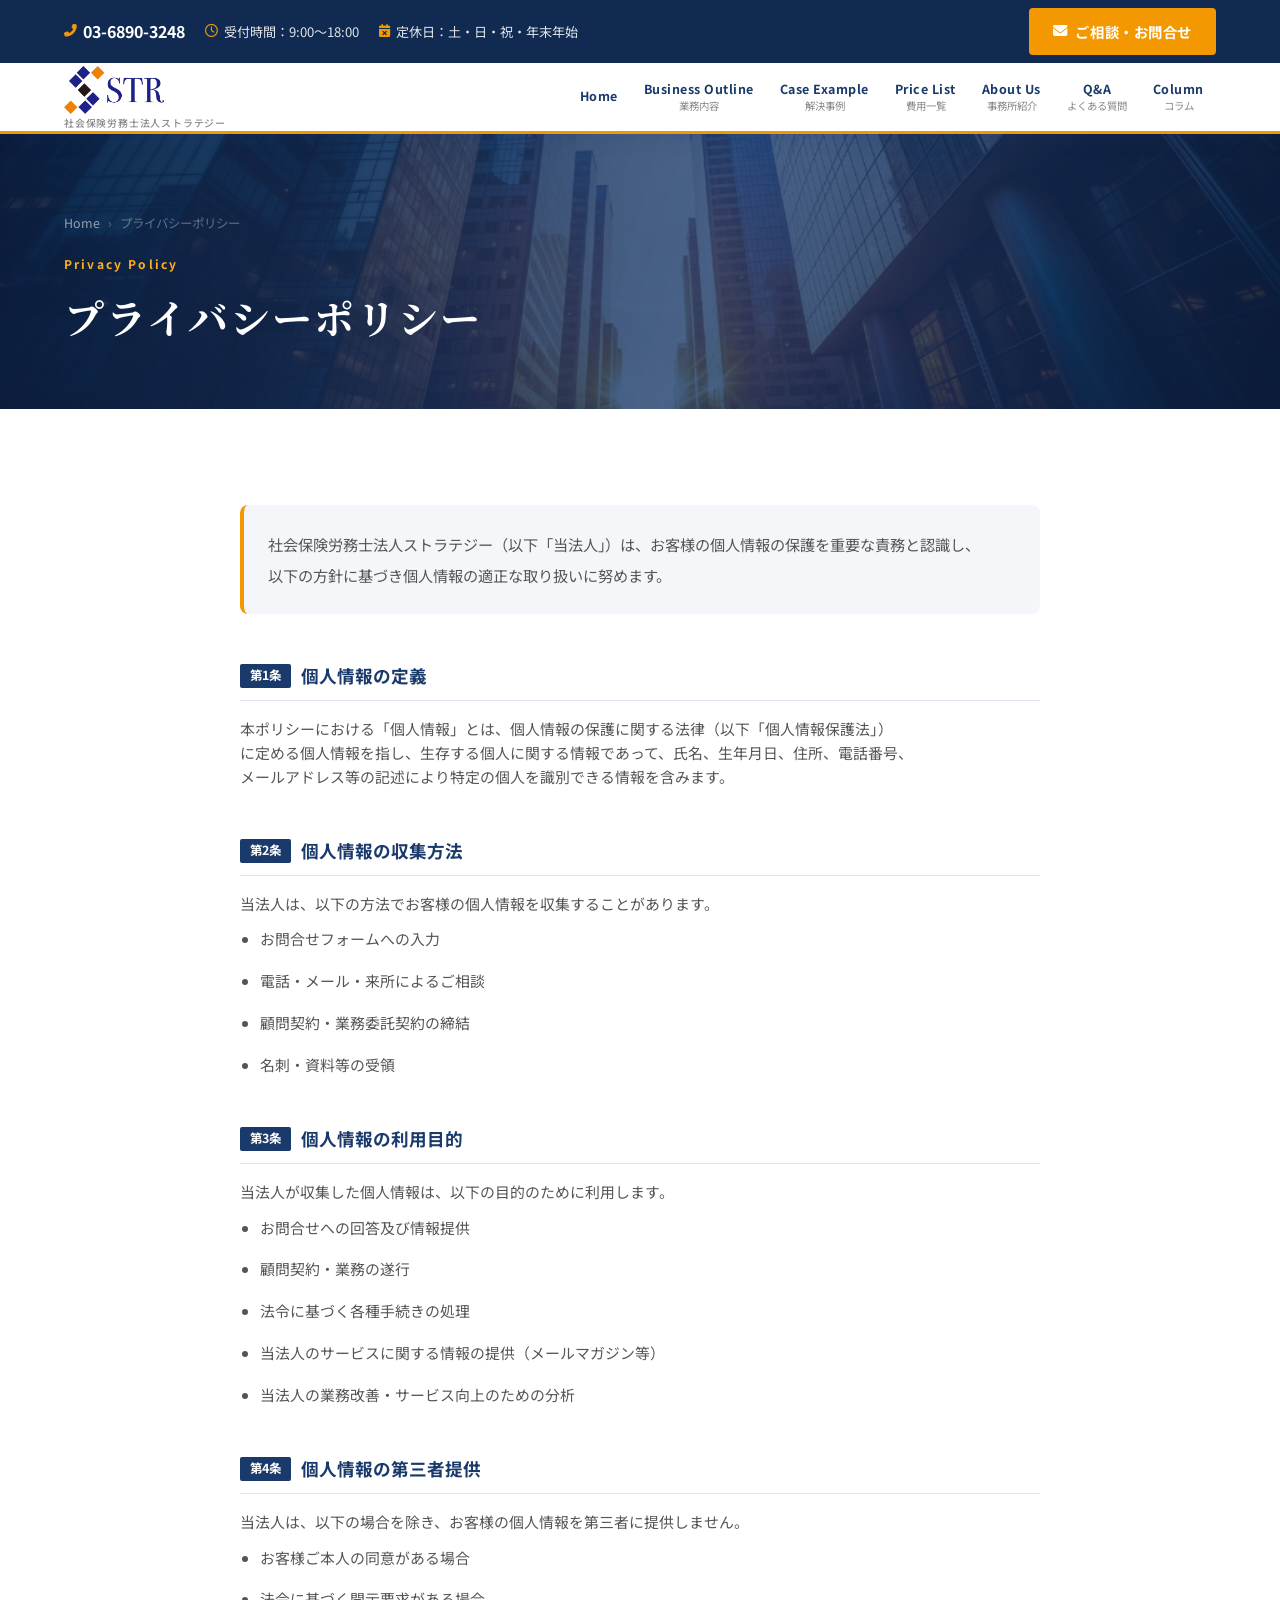
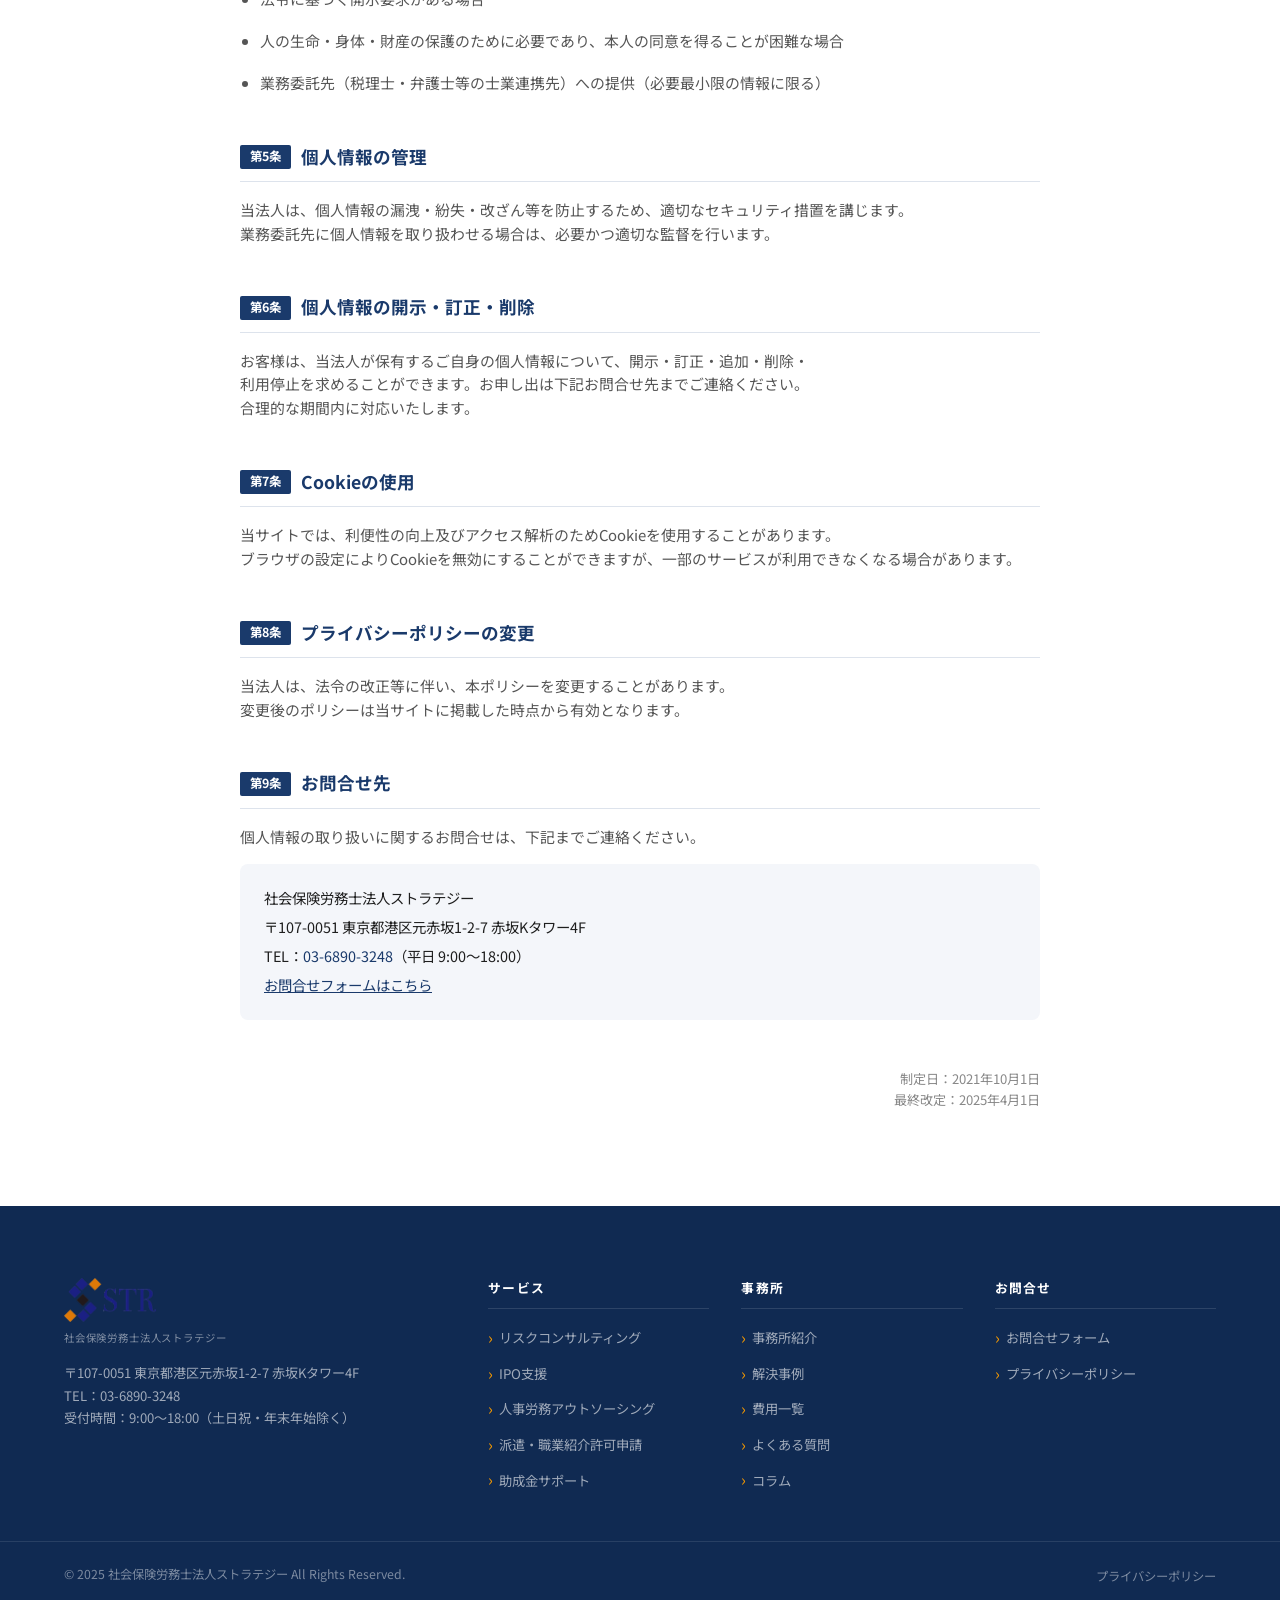
<file: privacy.html>
<!DOCTYPE html>
<html lang="ja">
<head>
  <meta charset="UTF-8">
  <meta name="viewport" content="width=device-width, initial-scale=1.0, viewport-fit=cover">
  <title>プライバシーポリシー｜社会保険労務士法人ストラテジー</title>
  <meta name="description" content="社会保険労務士法人ストラテジーのプライバシーポリシーです。個人情報の取り扱いについてご説明します。">
  <link rel="preconnect" href="https://fonts.googleapis.com">
  <link rel="preconnect" href="https://fonts.gstatic.com" crossorigin>
  <link href="https://fonts.googleapis.com/css2?family=Noto+Sans+JP:wght@300;400;500;700;900&family=Noto+Serif+JP:wght@400;700&display=swap" rel="stylesheet">
  <link rel="stylesheet" href="https://cdn.jsdelivr.net/npm/@fortawesome/fontawesome-free@6.4.0/css/all.min.css">
  <link rel="stylesheet" href="css/style.css">
  <style>
    .privacy-content { max-width: 800px; margin: 0 auto; }
    .privacy-intro { font-size: 0.95rem; color: var(--color-text-light); line-height: 2; margin-bottom: 48px; padding: 24px; background: var(--color-bg-light); border-radius: var(--radius-md); border-left: 4px solid var(--color-accent); }
    .privacy-article { margin-bottom: 48px; }
    .privacy-article-title { font-size: 1.1rem; font-weight: 700; color: var(--color-primary); margin-bottom: 16px; padding-bottom: 10px; border-bottom: 1px solid var(--color-border); display: flex; align-items: center; gap: 10px; }
    .privacy-article-title span { display: inline-block; background: var(--color-primary); color: #fff; font-size: 0.78rem; font-weight: 700; padding: 2px 10px; border-radius: 2px; }
    .privacy-article p, .privacy-article li { font-size: 0.93rem; color: var(--color-text-light); line-height: 1.6; margin-bottom: 12px; }
    .privacy-article ul { padding-left: 20px; margin-top: 8px; display: flex; flex-direction: column; gap: 6px; }
    .privacy-article ul li { list-style: disc; }
    .privacy-updated { text-align: right; font-size: 0.82rem; color: var(--color-text-muted); margin-top: 48px; }
  </style>
</head>
<body>
  <header class="site-header" id="site-header">
    <div class="header-top"><div class="container header-top-inner"><div class="header-info"><span class="header-tel"><i class="fas fa-phone-alt"></i><a href="tel:0368903248">03-6890-3248</a></span><span class="header-hours"><i class="far fa-clock"></i>受付時間：9:00〜18:00</span><span class="header-holiday"><i class="fas fa-calendar-times"></i>定休日：土・日・祝・年末年始</span></div><a href="contact.html" class="btn btn-cta"><i class="fas fa-envelope"></i>ご相談・お問合せ</a></div></div>
    <div class="header-main"><div class="container header-main-inner">
      <div class="site-logo"><a href="index.html"><img src="images/logo-transparent.png" alt="STRATOZ 社会保険労務士法人ストラテジー" class="logo-img"><span class="logo-ja">社会保険労務士法人ストラテジー</span></a></div>
      <nav class="global-nav" id="global-nav"><ul class="nav-list">
        <li class="nav-item"><a href="index.html"><span class="nav-en">Home</span></a></li>
        <li class="nav-item"><a href="business.html"><span class="nav-en">Business Outline</span><span class="nav-ja">業務内容</span></a></li>
        <li class="nav-item"><a href="cases.html"><span class="nav-en">Case Example</span><span class="nav-ja">解決事例</span></a></li>
        <li class="nav-item"><a href="price.html"><span class="nav-en">Price List</span><span class="nav-ja">費用一覧</span></a></li>
        <li class="nav-item"><a href="about.html"><span class="nav-en">About Us</span><span class="nav-ja">事務所紹介</span></a></li>
        <li class="nav-item"><a href="qa.html"><span class="nav-en">Q&amp;A</span><span class="nav-ja">よくある質問</span></a></li>
        <li class="nav-item"><a href="column.html"><span class="nav-en">Column</span><span class="nav-ja">コラム</span></a></li>
      </ul></nav>
      <button class="hamburger" id="hamburger" aria-label="メニューを開く" aria-expanded="false"><span></span><span></span><span></span></button>
    </div></div>
  </header>
  <div class="mobile-nav-overlay" id="mobile-nav-overlay"></div>
  <nav class="mobile-nav" id="mobile-nav"><button class="mobile-nav-close" id="mobile-nav-close"><i class="fas fa-times"></i></button><div class="mobile-logo"><img src="images/logo-transparent.png" alt="STRATOZ 社会保険労務士法人ストラテジー" class="logo-img"><span class="logo-ja">社会保険労務士法人ストラテジー</span></div><ul class="mobile-nav-list"><li><a href="index.html">Home</a></li><li><a href="business.html">Business Outline <span>業務内容</span></a></li><li><a href="cases.html">Case Example <span>解決事例</span></a></li><li><a href="price.html">Price List <span>費用一覧</span></a></li><li><a href="about.html">About Us <span>事務所紹介</span></a></li><li><a href="qa.html">Q&amp;A <span>よくある質問</span></a></li><li><a href="column.html">Column <span>コラム</span></a></li></ul>
  <div class="mobile-nav-contact"><a href="tel:0368903248" class="mobile-tel"><i class="fas fa-phone-alt"></i>03-6890-3248</a><a href="contact.html" class="btn btn-cta"><i class="fas fa-envelope"></i>ご相談・お問合せ</a></div></nav>

  <main>
    <div class="page-hero page-hero--photo">
      <div class="page-hero-bg" aria-hidden="true">
        <img class="page-hero-bg-img" src="images/hero-bg.png" width="1920" height="640" alt="">
      </div>
      <div class="page-hero-photo-overlay" aria-hidden="true"></div>
      <div class="container page-hero-inner">
        <div class="breadcrumb"><a href="index.html">Home</a><span>›</span><span>プライバシーポリシー</span></div>
        <p class="page-hero-en">Privacy Policy</p>
        <h1 class="page-hero-title">プライバシーポリシー</h1>
      </div>
    </div>

    <section class="content-section">
      <div class="container">
        <div class="privacy-content">
          <div class="privacy-intro">
            社会保険労務士法人ストラテジー（以下「当法人」）は、お客様の個人情報の保護を重要な責務と認識し、以下の方針に基づき個人情報の適正な取り扱いに努めます。
          </div>

          <div class="privacy-article">
            <h2 class="privacy-article-title"><span>第1条</span>個人情報の定義</h2>
            <p>本ポリシーにおける「個人情報」とは、個人情報の保護に関する法律（以下「個人情報保護法」）に定める個人情報を指し、生存する個人に関する情報であって、氏名、生年月日、住所、電話番号、メールアドレス等の記述により特定の個人を識別できる情報を含みます。</p>
          </div>

          <div class="privacy-article">
            <h2 class="privacy-article-title"><span>第2条</span>個人情報の収集方法</h2>
            <p>当法人は、以下の方法でお客様の個人情報を収集することがあります。</p>
            <ul>
              <li>お問合せフォームへの入力</li>
              <li>電話・メール・来所によるご相談</li>
              <li>顧問契約・業務委託契約の締結</li>
              <li>名刺・資料等の受領</li>
            </ul>
          </div>

          <div class="privacy-article">
            <h2 class="privacy-article-title"><span>第3条</span>個人情報の利用目的</h2>
            <p>当法人が収集した個人情報は、以下の目的のために利用します。</p>
            <ul>
              <li>お問合せへの回答及び情報提供</li>
              <li>顧問契約・業務の遂行</li>
              <li>法令に基づく各種手続きの処理</li>
              <li>当法人のサービスに関する情報の提供（メールマガジン等）</li>
              <li>当法人の業務改善・サービス向上のための分析</li>
            </ul>
          </div>

          <div class="privacy-article">
            <h2 class="privacy-article-title"><span>第4条</span>個人情報の第三者提供</h2>
            <p>当法人は、以下の場合を除き、お客様の個人情報を第三者に提供しません。</p>
            <ul>
              <li>お客様ご本人の同意がある場合</li>
              <li>法令に基づく開示要求がある場合</li>
              <li>人の生命・身体・財産の保護のために必要であり、本人の同意を得ることが困難な場合</li>
              <li>業務委託先（税理士・弁護士等の士業連携先）への提供（必要最小限の情報に限る）</li>
            </ul>
          </div>

          <div class="privacy-article">
            <h2 class="privacy-article-title"><span>第5条</span>個人情報の管理</h2>
            <p>当法人は、個人情報の漏洩・紛失・改ざん等を防止するため、適切なセキュリティ措置を講じます。業務委託先に個人情報を取り扱わせる場合は、必要かつ適切な監督を行います。</p>
          </div>

          <div class="privacy-article">
            <h2 class="privacy-article-title"><span>第6条</span>個人情報の開示・訂正・削除</h2>
            <p>お客様は、当法人が保有するご自身の個人情報について、開示・訂正・追加・削除・利用停止を求めることができます。お申し出は下記お問合せ先までご連絡ください。合理的な期間内に対応いたします。</p>
          </div>

          <div class="privacy-article">
            <h2 class="privacy-article-title"><span>第7条</span>Cookieの使用</h2>
            <p>当サイトでは、利便性の向上及びアクセス解析のためCookieを使用することがあります。ブラウザの設定によりCookieを無効にすることができますが、一部のサービスが利用できなくなる場合があります。</p>
          </div>

          <div class="privacy-article">
            <h2 class="privacy-article-title"><span>第8条</span>プライバシーポリシーの変更</h2>
            <p>当法人は、法令の改正等に伴い、本ポリシーを変更することがあります。変更後のポリシーは当サイトに掲載した時点から有効となります。</p>
          </div>

          <div class="privacy-article">
            <h2 class="privacy-article-title"><span>第9条</span>お問合せ先</h2>
            <p>個人情報の取り扱いに関するお問合せは、下記までご連絡ください。</p>
            <div style="margin-top:16px;padding:20px 24px;background:var(--color-bg-light);border-radius:var(--radius-md);font-size:0.9rem;line-height:2;">
              社会保険労務士法人ストラテジー<br>
              〒107-0051 東京都港区元赤坂1-2-7 赤坂Kタワー4F<br>
              TEL：<a href="tel:0368903248" style="color:var(--color-primary);">03-6890-3248</a>（平日 9:00〜18:00）<br>
              <a href="contact.html" style="color:var(--color-primary);text-decoration:underline;">お問合せフォームはこちら</a>
            </div>
          </div>

          <p class="privacy-updated">制定日：2021年10月1日<br>最終改定：2025年4月1日</p>
        </div>
      </div>
    </section>
  </main>

  <footer class="site-footer">
    <div class="footer-main"><div class="container footer-main-inner"><div class="footer-brand"><div class="footer-logo"><img src="images/logo-transparent.png" alt="STRATOZ 社会保険労務士法人ストラテジー" class="logo-img"><span class="logo-ja">社会保険労務士法人ストラテジー</span></div><address class="footer-address">〒107-0051 東京都港区元赤坂1-2-7 赤坂Kタワー4F<br>TEL：<a href="tel:0368903248">03-6890-3248</a><br>受付時間：9:00〜18:00（土日祝・年末年始除く）</address></div><nav class="footer-nav"><div class="footer-nav-col"><h3 class="footer-nav-heading">サービス</h3><ul><li><a href="business.html#risk">リスクコンサルティング</a></li><li><a href="business.html#ipo">IPO支援</a></li><li><a href="business.html#outsourcing">人事労務アウトソーシング</a></li><li><a href="business.html#dispatch">派遣・職業紹介許可申請</a></li><li><a href="business.html#subsidy">助成金サポート</a></li></ul></div><div class="footer-nav-col"><h3 class="footer-nav-heading">事務所</h3><ul><li><a href="about.html">事務所紹介</a></li><li><a href="cases.html">解決事例</a></li><li><a href="price.html">費用一覧</a></li><li><a href="qa.html">よくある質問</a></li><li><a href="column.html">コラム</a></li></ul></div><div class="footer-nav-col"><h3 class="footer-nav-heading">お問合せ</h3><ul><li><a href="contact.html">お問合せフォーム</a></li><li><a href="privacy.html">プライバシーポリシー</a></li></ul></div></nav></div></div>
    <div class="footer-bottom"><div class="container footer-bottom-inner"><p class="copyright">&copy; 2025 社会保険労務士法人ストラテジー All Rights Reserved.</p><ul class="footer-links"><li><a href="privacy.html">プライバシーポリシー</a></li></ul></div></div>
  </footer>
  <button class="back-to-top" id="back-to-top"><i class="fas fa-chevron-up"></i></button>
  <script src="js/main.js"></script>
</body>
</html>
</file>
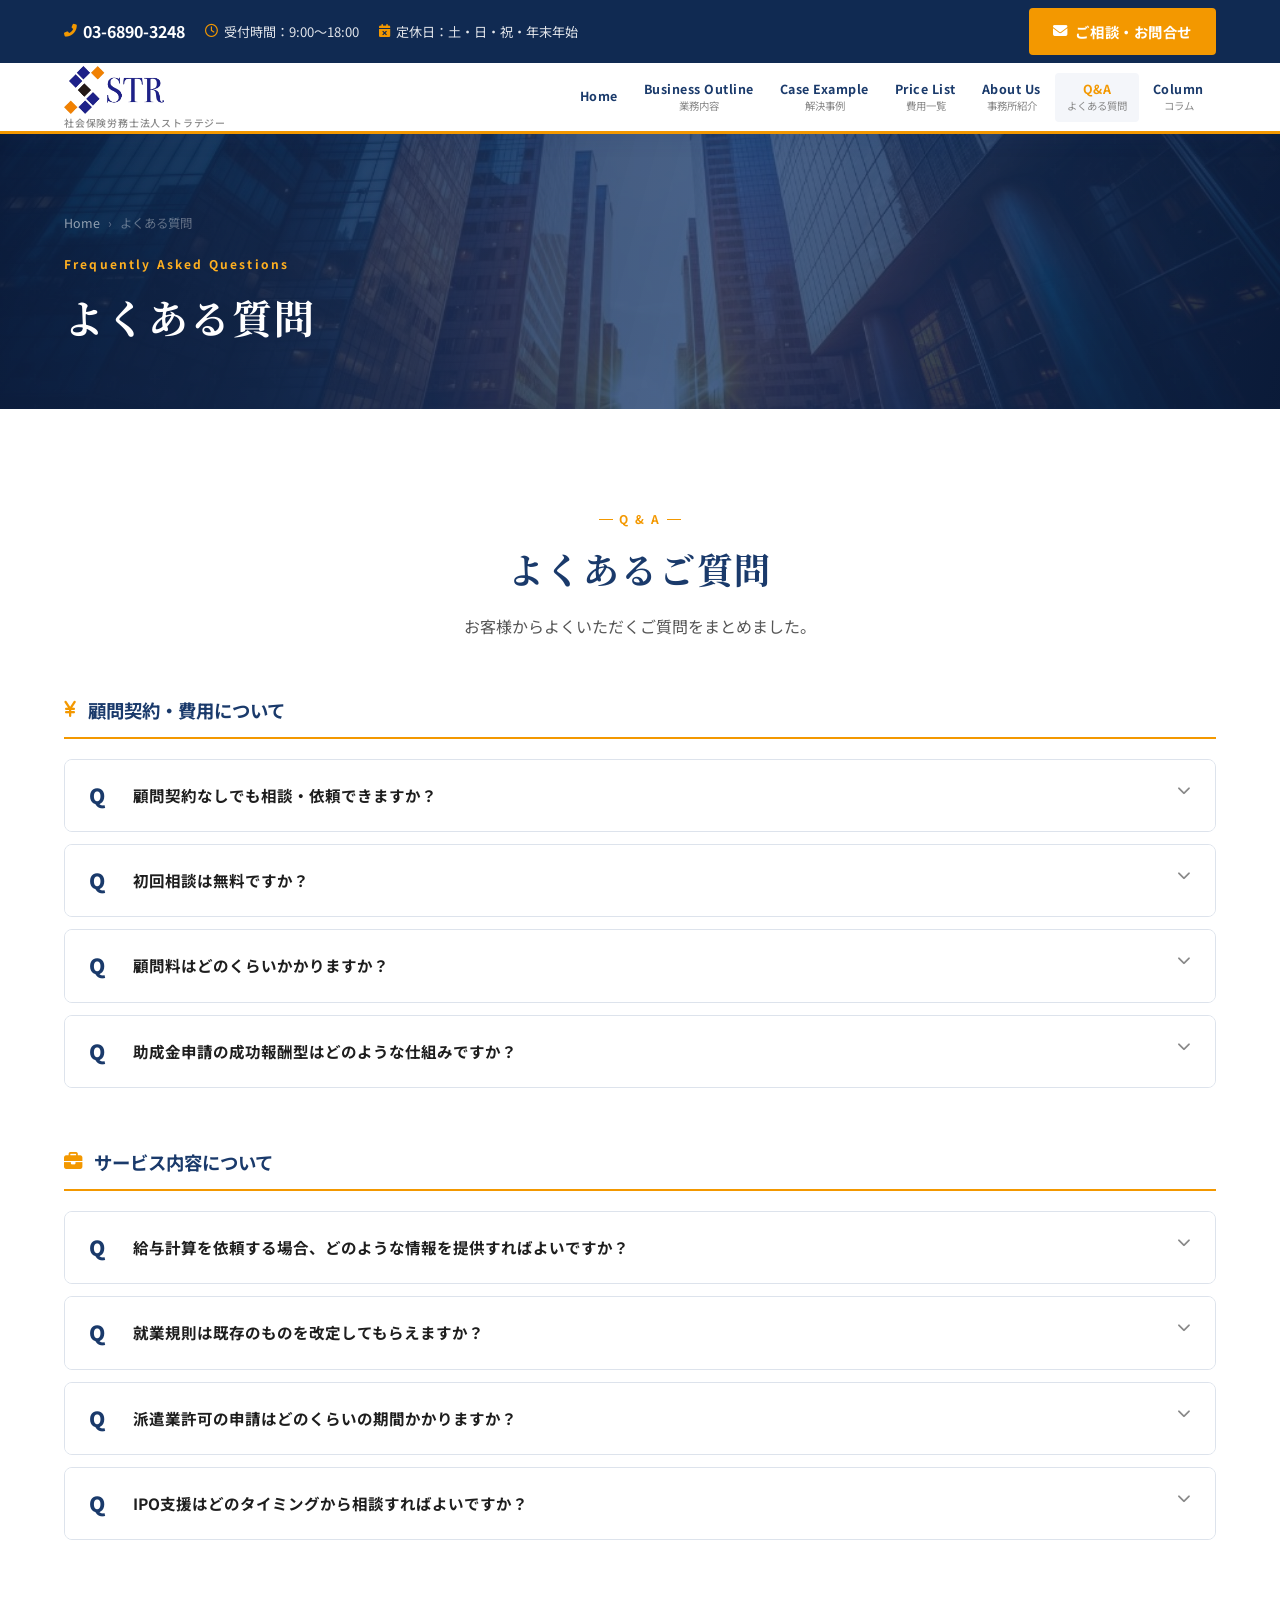
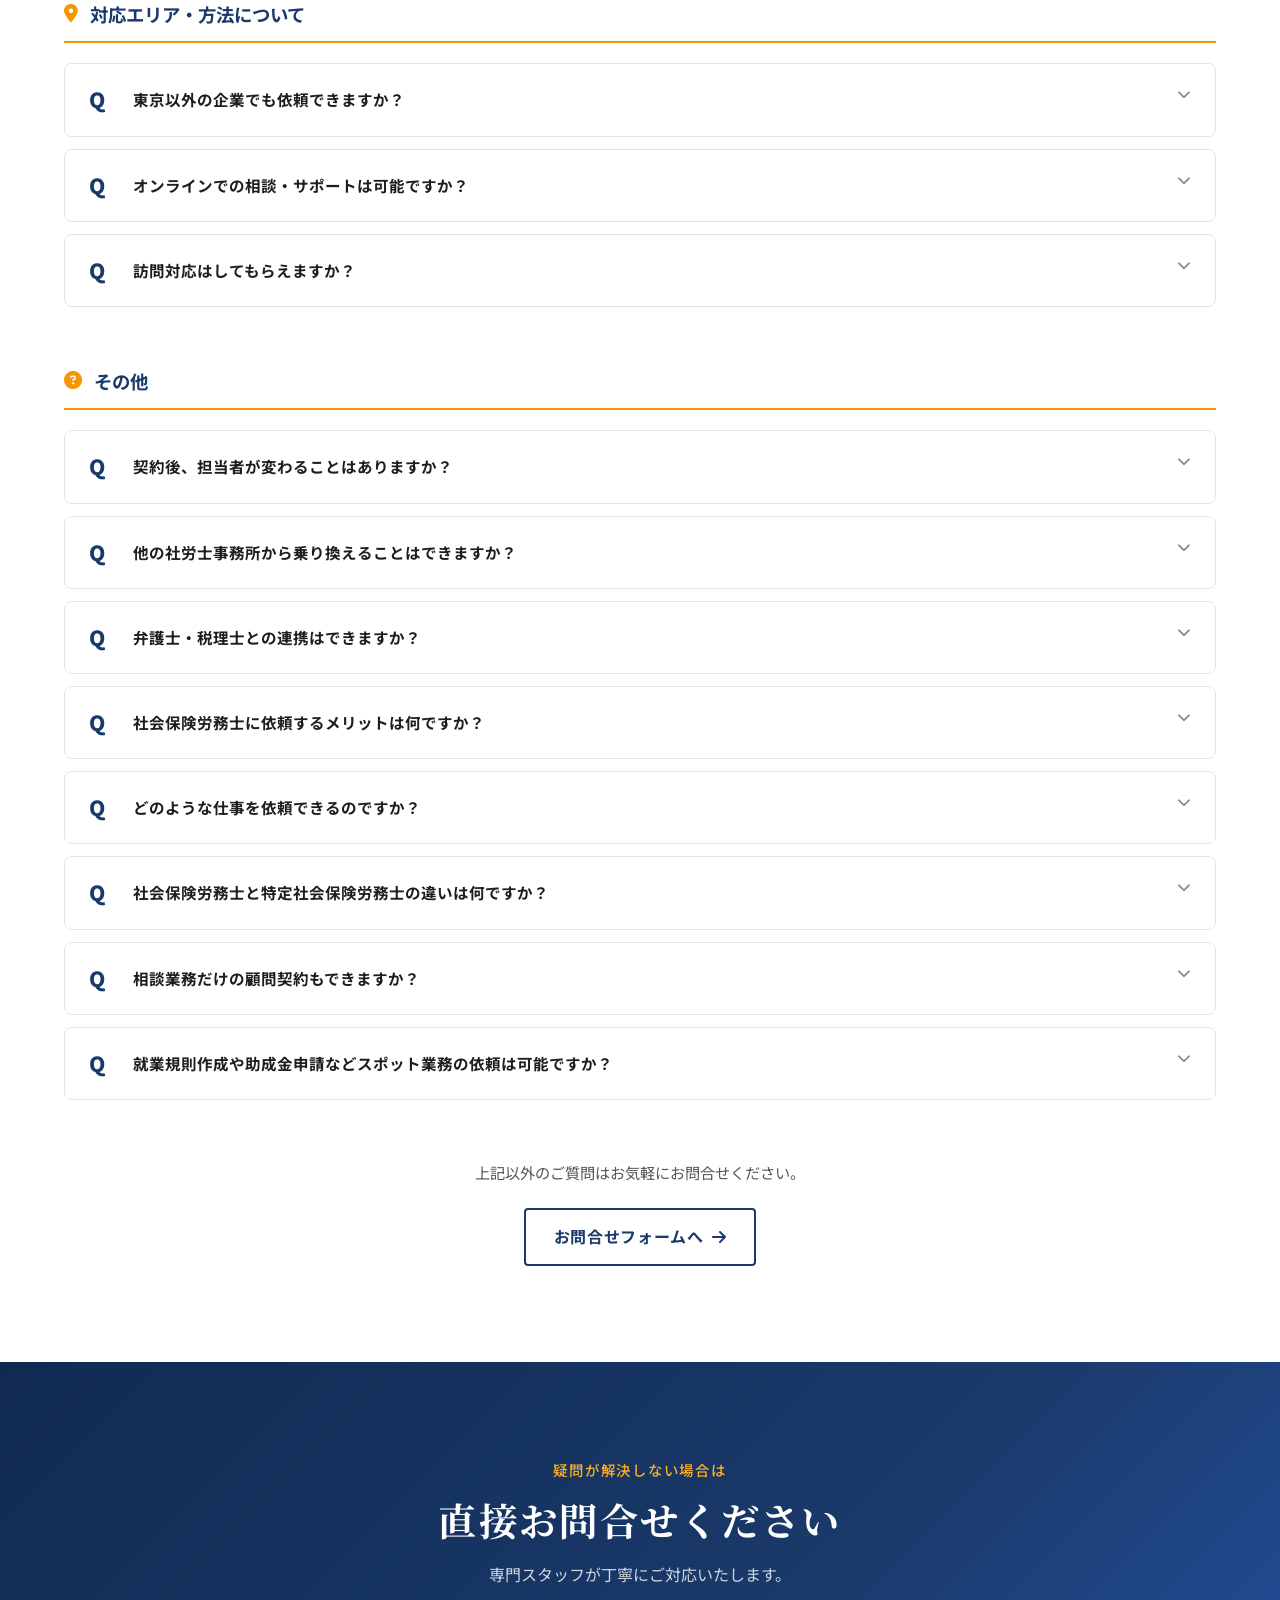
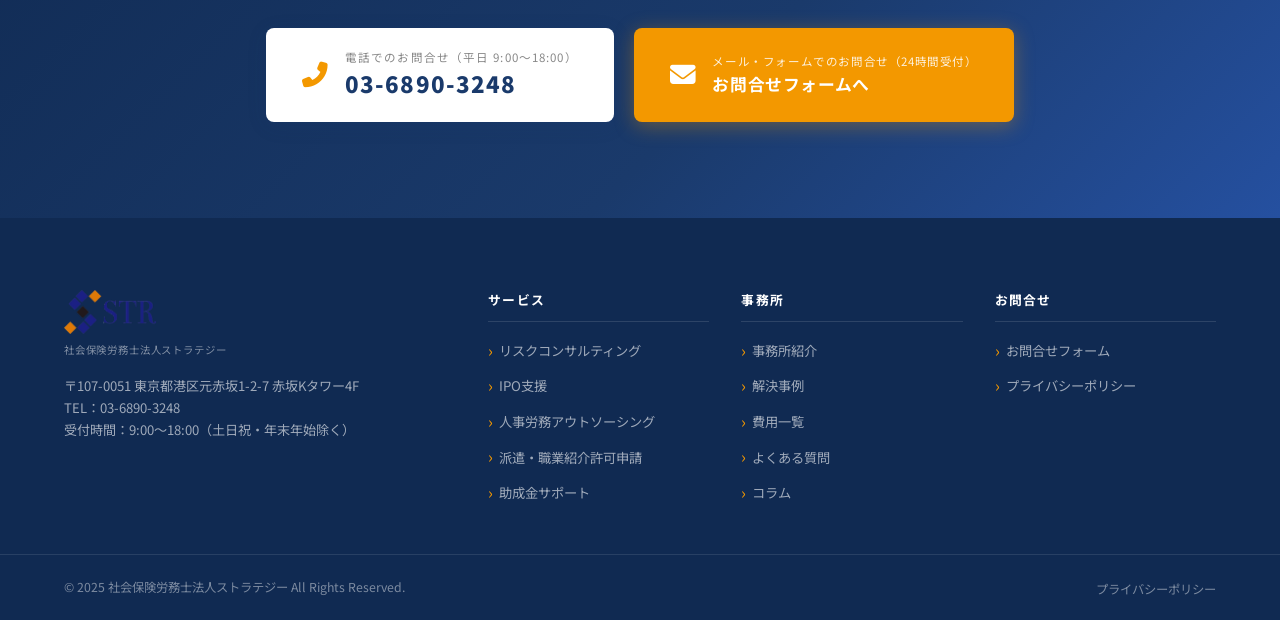
<file: qa.html>
<!DOCTYPE html>
<html lang="ja">
<head>
  <meta charset="UTF-8">
  <meta name="viewport" content="width=device-width, initial-scale=1.0, viewport-fit=cover">
  <title>よくある質問（Q&A）｜社会保険労務士法人ストラテジー</title>
  <meta name="description" content="社会保険労務士法人ストラテジーへのよくある質問をまとめました。顧問契約・費用・サービス内容・対応エリアなどについてお答えします。">
  <link rel="preconnect" href="https://fonts.googleapis.com">
  <link rel="preconnect" href="https://fonts.gstatic.com" crossorigin>
  <link href="https://fonts.googleapis.com/css2?family=Noto+Sans+JP:wght@300;400;500;700;900&family=Noto+Serif+JP:wght@400;700&display=swap" rel="stylesheet">
  <link rel="stylesheet" href="https://cdn.jsdelivr.net/npm/@fortawesome/fontawesome-free@6.4.0/css/all.min.css">
  <link rel="stylesheet" href="css/style.css">
  <style>
    .qa-category { margin-bottom: 60px; }
    .qa-category-title {
      display: flex; align-items: center; gap: 12px;
      font-size: 1.15rem; font-weight: 700; color: var(--color-primary);
      margin-bottom: 20px; padding-bottom: 12px;
      border-bottom: 2px solid var(--color-accent);
    }
    .qa-category-title i { color: var(--color-accent); }
    /* 2カラムは style.css の .accordion-body-inner .qa-inline-grid で minmax(0,1fr) 単列に統一 */
    .qa-inline-grid {
      margin: 10px 0 10px 8px;
      display: grid;
      gap: 6px 16px;
    }
  </style>
</head>
<body>
  <header class="site-header" id="site-header">
    <div class="header-top"><div class="container header-top-inner"><div class="header-info"><span class="header-tel"><i class="fas fa-phone-alt"></i><a href="tel:0368903248">03-6890-3248</a></span><span class="header-hours"><i class="far fa-clock"></i>受付時間：9:00〜18:00</span><span class="header-holiday"><i class="fas fa-calendar-times"></i>定休日：土・日・祝・年末年始</span></div><a href="contact.html" class="btn btn-cta"><i class="fas fa-envelope"></i>ご相談・お問合せ</a></div></div>
    <div class="header-main"><div class="container header-main-inner">
      <div class="site-logo"><a href="index.html"><img src="images/logo-transparent.png" alt="STRATOZ 社会保険労務士法人ストラテジー" class="logo-img"><span class="logo-ja">社会保険労務士法人ストラテジー</span></a></div>
      <nav class="global-nav" id="global-nav"><ul class="nav-list">
        <li class="nav-item"><a href="index.html"><span class="nav-en">Home</span></a></li>
        <li class="nav-item"><a href="business.html"><span class="nav-en">Business Outline</span><span class="nav-ja">業務内容</span></a></li>
        <li class="nav-item"><a href="cases.html"><span class="nav-en">Case Example</span><span class="nav-ja">解決事例</span></a></li>
        <li class="nav-item"><a href="price.html"><span class="nav-en">Price List</span><span class="nav-ja">費用一覧</span></a></li>
        <li class="nav-item"><a href="about.html"><span class="nav-en">About Us</span><span class="nav-ja">事務所紹介</span></a></li>
        <li class="nav-item active"><a href="qa.html"><span class="nav-en">Q&amp;A</span><span class="nav-ja">よくある質問</span></a></li>
        <li class="nav-item"><a href="column.html"><span class="nav-en">Column</span><span class="nav-ja">コラム</span></a></li>
      </ul></nav>
      <button class="hamburger" id="hamburger" aria-label="メニューを開く" aria-expanded="false"><span></span><span></span><span></span></button>
    </div></div>
  </header>
  <div class="mobile-nav-overlay" id="mobile-nav-overlay"></div>
  <nav class="mobile-nav" id="mobile-nav"><button class="mobile-nav-close" id="mobile-nav-close"><i class="fas fa-times"></i></button><div class="mobile-logo"><img src="images/logo-transparent.png" alt="STRATOZ 社会保険労務士法人ストラテジー" class="logo-img"><span class="logo-ja">社会保険労務士法人ストラテジー</span></div><ul class="mobile-nav-list"><li><a href="index.html">Home</a></li><li><a href="business.html">Business Outline <span>業務内容</span></a></li><li><a href="cases.html">Case Example <span>解決事例</span></a></li><li><a href="price.html">Price List <span>費用一覧</span></a></li><li><a href="about.html">About Us <span>事務所紹介</span></a></li><li><a href="qa.html">Q&amp;A <span>よくある質問</span></a></li><li><a href="column.html">Column <span>コラム</span></a></li></ul>
  <div class="mobile-nav-contact"><a href="tel:0368903248" class="mobile-tel"><i class="fas fa-phone-alt"></i>03-6890-3248</a><a href="contact.html" class="btn btn-cta"><i class="fas fa-envelope"></i>ご相談・お問合せ</a></div></nav>

  <main>
    <div class="page-hero page-hero--photo">
      <div class="page-hero-bg" aria-hidden="true">
        <img class="page-hero-bg-img" src="images/hero-bg.png" width="1920" height="640" alt="">
      </div>
      <div class="page-hero-photo-overlay" aria-hidden="true"></div>
      <div class="container page-hero-inner">
        <div class="breadcrumb"><a href="index.html">Home</a><span>›</span><span>よくある質問</span></div>
        <p class="page-hero-en">Frequently Asked Questions</p>
        <h1 class="page-hero-title">よくある質問</h1>
      </div>
    </div>

    <section class="content-section">
      <div class="container">
        <div class="section-header">
          <p class="section-label">Q &amp; A</p>
          <h2 class="section-title">よくあるご質問</h2>
          <p class="section-desc">お客様からよくいただくご質問をまとめました。</p>
        </div>

        <!-- 顧問契約・費用 -->
        <div class="qa-category" data-aos="fade-up">
          <h2 class="qa-category-title"><i class="fas fa-yen-sign"></i>顧問契約・費用について</h2>
          <div class="accordion-item">
            <div class="accordion-header"><span class="accordion-q-mark">Q</span><span class="accordion-question">顧問契約なしでも相談・依頼できますか？</span><i class="fas fa-chevron-down accordion-icon"></i></div>
            <div class="accordion-body"><div class="accordion-body-inner"><span class="accordion-a-mark">A</span><p class="accordion-answer">はい、スポット（単発）でのご依頼も承っております。就業規則の作成・改定、助成金申請、派遣許可申請など、単発でもご対応可能です。ただし、継続的なサポートが必要な場合は顧問契約をお勧めしています。</p></div></div>
          </div>
          <div class="accordion-item">
            <div class="accordion-header"><span class="accordion-q-mark">Q</span><span class="accordion-question">初回相談は無料ですか？</span><i class="fas fa-chevron-down accordion-icon"></i></div>
            <div class="accordion-body"><div class="accordion-body-inner"><span class="accordion-a-mark">A</span><p class="accordion-answer">はい、初回のご相談は無料です。電話・メール・Zoomなど、ご都合のよい方法でお気軽にご相談ください。現状のお悩みをお聞きした上で、最適なサービスとお見積りをご提案します。</p></div></div>
          </div>
          <div class="accordion-item">
            <div class="accordion-header"><span class="accordion-q-mark">Q</span><span class="accordion-question">顧問料はどのくらいかかりますか？</span><i class="fas fa-chevron-down accordion-icon"></i></div>
            <div class="accordion-body"><div class="accordion-body-inner"><span class="accordion-a-mark">A</span><p class="accordion-answer">月額30,000円〜のプランをご用意しています。従業員数・依頼内容・手続き量によって最適なプランが変わります。まずは無料相談にてご状況をお聞きし、お見積りをご提示いたします。詳しくは<a href="price.html" style="color:var(--color-primary);text-decoration:underline;">費用一覧ページ</a>をご覧ください。</p></div></div>
          </div>
          <div class="accordion-item">
            <div class="accordion-header"><span class="accordion-q-mark">Q</span><span class="accordion-question">助成金申請の成功報酬型はどのような仕組みですか？</span><i class="fas fa-chevron-down accordion-icon"></i></div>
            <div class="accordion-body"><div class="accordion-body-inner"><span class="accordion-a-mark">A</span><p class="accordion-answer">助成金が実際に受給できた場合にのみ、受給額の20%（税別）を報酬としていただく仕組みです。受給できなかった場合は費用はかかりません。ただし、書類準備のための実費が発生する場合があります。</p></div></div>
          </div>
        </div>

        <!-- サービス内容 -->
        <div class="qa-category" data-aos="fade-up">
          <h2 class="qa-category-title"><i class="fas fa-briefcase"></i>サービス内容について</h2>
          <div class="accordion-item">
            <div class="accordion-header"><span class="accordion-q-mark">Q</span><span class="accordion-question">給与計算を依頼する場合、どのような情報を提供すればよいですか？</span><i class="fas fa-chevron-down accordion-icon"></i></div>
            <div class="accordion-body"><div class="accordion-body-inner"><span class="accordion-a-mark">A</span><p class="accordion-answer">毎月の勤怠データ（打刻データや集計表）と入退社情報をご提供いただければ対応可能です。クラウド勤怠システムをご利用の場合はデータ連携も可能です。詳細はご契約時に調整いたします。</p></div></div>
          </div>
          <div class="accordion-item">
            <div class="accordion-header"><span class="accordion-q-mark">Q</span><span class="accordion-question">就業規則は既存のものを改定してもらえますか？</span><i class="fas fa-chevron-down accordion-icon"></i></div>
            <div class="accordion-body"><div class="accordion-body-inner"><span class="accordion-a-mark">A</span><p class="accordion-answer">はい、既存の就業規則の改定も承っております。まず現状の規則を拝見し、法令との齟齬や改善点をチェックした上で、貴社の実態に合った内容に改定いたします。</p></div></div>
          </div>
          <div class="accordion-item">
            <div class="accordion-header"><span class="accordion-q-mark">Q</span><span class="accordion-question">派遣業許可の申請はどのくらいの期間かかりますか？</span><i class="fas fa-chevron-down accordion-icon"></i></div>
            <div class="accordion-body"><div class="accordion-body-inner"><span class="accordion-a-mark">A</span><p class="accordion-answer">書類の準備・作成に2〜4週間、厚生労働省の審査に約2〜3ヶ月かかります。申請から許可まで、概ね3〜4ヶ月が目安です。事業開始を予定している時期から逆算してご相談ください。</p></div></div>
          </div>
          <div class="accordion-item">
            <div class="accordion-header"><span class="accordion-q-mark">Q</span><span class="accordion-question">IPO支援はどのタイミングから相談すればよいですか？</span><i class="fas fa-chevron-down accordion-icon"></i></div>
            <div class="accordion-body"><div class="accordion-body-inner"><span class="accordion-a-mark">A</span><p class="accordion-answer">上場申請の2〜3年前からご相談いただくのが理想的です。直前では対応が間に合わないケースもあるため、できるだけ早い段階で労務の現状診断を行うことをお勧めします。</p></div></div>
          </div>
        </div>

        <!-- 対応エリア -->
        <div class="qa-category" data-aos="fade-up">
          <h2 class="qa-category-title"><i class="fas fa-map-marker-alt"></i>対応エリア・方法について</h2>
          <div class="accordion-item">
            <div class="accordion-header"><span class="accordion-q-mark">Q</span><span class="accordion-question">東京以外の企業でも依頼できますか？</span><i class="fas fa-chevron-down accordion-icon"></i></div>
            <div class="accordion-body"><div class="accordion-body-inner"><span class="accordion-a-mark">A</span><p class="accordion-answer">はい、全国対応しております。オンライン（Zoom・Microsoft Teams等）での対応が可能ですので、地方の企業様にもご利用いただいております。手続き対応が必要な場合も、電子申請や郵送で対応可能です。</p></div></div>
          </div>
          <div class="accordion-item">
            <div class="accordion-header"><span class="accordion-q-mark">Q</span><span class="accordion-question">オンラインでの相談・サポートは可能ですか？</span><i class="fas fa-chevron-down accordion-icon"></i></div>
            <div class="accordion-body"><div class="accordion-body-inner"><span class="accordion-a-mark">A</span><p class="accordion-answer">はい、Zoom・Microsoft Teams・Google Meet等を使ったオンライン面談に対応しております。書類のやり取りはクラウドストレージやメールで行いますので、ご来所いただく必要はありません。</p></div></div>
          </div>
          <div class="accordion-item">
            <div class="accordion-header"><span class="accordion-q-mark">Q</span><span class="accordion-question">訪問対応はしてもらえますか？</span><i class="fas fa-chevron-down accordion-icon"></i></div>
            <div class="accordion-body"><div class="accordion-body-inner"><span class="accordion-a-mark">A</span><p class="accordion-answer">プレミアムプランでは月1回の訪問コンサルティングが含まれます。その他のプランでも、別途交通費実費で訪問対応可能です。まずはご相談ください。</p></div></div>
          </div>
        </div>

        <!-- その他 -->
        <div class="qa-category" data-aos="fade-up">
          <h2 class="qa-category-title"><i class="fas fa-question-circle"></i>その他</h2>
          <div class="accordion-item">
            <div class="accordion-header"><span class="accordion-q-mark">Q</span><span class="accordion-question">契約後、担当者が変わることはありますか？</span><i class="fas fa-chevron-down accordion-icon"></i></div>
            <div class="accordion-body"><div class="accordion-body-inner"><span class="accordion-a-mark">A</span><p class="accordion-answer">基本的には最初に担当した社会保険労務士が継続して担当いたします。万が一変更が必要な場合は、事前にご連絡し引継ぎを丁寧に行います。</p></div></div>
          </div>
          <div class="accordion-item">
            <div class="accordion-header"><span class="accordion-q-mark">Q</span><span class="accordion-question">他の社労士事務所から乗り換えることはできますか？</span><i class="fas fa-chevron-down accordion-icon"></i></div>
            <div class="accordion-body"><div class="accordion-body-inner"><span class="accordion-a-mark">A</span><p class="accordion-answer">はい、他事務所から当法人への乗り換えも多数実績がございます。現在の顧問契約の状況をお聞きした上で、スムーズに引継ぎを行えるよう丁寧にサポートいたします。</p></div></div>
          </div>
          <div class="accordion-item">
            <div class="accordion-header"><span class="accordion-q-mark">Q</span><span class="accordion-question">弁護士・税理士との連携はできますか？</span><i class="fas fa-chevron-down accordion-icon"></i></div>
            <div class="accordion-body"><div class="accordion-body-inner"><span class="accordion-a-mark">A</span><p class="accordion-answer">はい、当法人では弁護士・税理士・司法書士・行政書士と強固な連携ネットワークを持っています。労務問題が法的紛争に発展した場合や、税務・法人設立が絡む案件でもワンストップでご対応可能です。</p></div></div>
          </div>

          <!-- 追加5件 -->
          <div class="accordion-item">
            <div class="accordion-header"><span class="accordion-q-mark">Q</span><span class="accordion-question">社会保険労務士に依頼するメリットは何ですか？</span><i class="fas fa-chevron-down accordion-icon"></i></div>
            <div class="accordion-body"><div class="accordion-body-inner"><span class="accordion-a-mark">A</span>
              <p class="accordion-answer">主に以下の3つのメリットがございます。</p>
              <ul class="qa-answer-list">
                <li><i class="fas fa-check-circle" aria-hidden="true"></i><span>年々厳しくなっている労働法規への対応をお任せいただけます。</span></li>
                <li><i class="fas fa-check-circle" aria-hidden="true"></i><span>専門の社員を採用するより、プロのサービスを受けながらコストを抑えられます。</span></li>
                <li><i class="fas fa-check-circle" aria-hidden="true"></i><span>最新の助成金情報をいち早くご提供し、キャッシュフローの改善にも貢献します。</span></li>
              </ul>
              <p class="accordion-answer" style="margin-top:8px;">貴社の人事総務機能は、当事務所にお任せください。</p>
            </div></div>
          </div>

          <div class="accordion-item">
            <div class="accordion-header"><span class="accordion-q-mark">Q</span><span class="accordion-question">どのような仕事を依頼できるのですか？</span><i class="fas fa-chevron-down accordion-icon"></i></div>
            <div class="accordion-body"><div class="accordion-body-inner"><span class="accordion-a-mark">A</span>
              <p class="accordion-answer">以下の業務をはじめ、幅広くご対応しております。</p>
              <ul class="qa-inline-grid">
                <li><i class="fas fa-circle" aria-hidden="true"></i><span>労務相談</span></li>
                <li><i class="fas fa-circle" aria-hidden="true"></i><span>就業規則・各種規程の作成</span></li>
                <li><i class="fas fa-circle" aria-hidden="true"></i><span>人事評価制度構築</span></li>
                <li><i class="fas fa-circle" aria-hidden="true"></i><span>過去債務デューデリジェンス</span></li>
                <li><i class="fas fa-circle" aria-hidden="true"></i><span>IPO支援</span></li>
                <li><i class="fas fa-circle" aria-hidden="true"></i><span>入社・退社手続き</span></li>
                <li><i class="fas fa-circle" aria-hidden="true"></i><span>労働保険・社会保険の各種届出</span></li>
                <li><i class="fas fa-circle" aria-hidden="true"></i><span>給与計算・助成金申請</span></li>
              </ul>
              <p class="accordion-answer" style="margin-top:8px;">上記以外にも高度な業務を得意としております。詳細につきましては、当事務所までお問い合わせください。</p>
            </div></div>
          </div>

          <div class="accordion-item">
            <div class="accordion-header"><span class="accordion-q-mark">Q</span><span class="accordion-question">社会保険労務士と特定社会保険労務士の違いは何ですか？</span><i class="fas fa-chevron-down accordion-icon"></i></div>
            <div class="accordion-body"><div class="accordion-body-inner"><span class="accordion-a-mark">A</span>
              <p class="accordion-answer">特定社会保険労務士は、通常の業務（①労働及び社会保険に関する法令に基づく申請書等の作成業務・②同手続き業務・③各種法令に基づく申請・届出・審査請求等の事務代理業務）に加え、<strong>「紛争解決手続代理業務」</strong>を行うことができます。</p>
              <p class="accordion-answer" style="margin-top:10px;">具体的には以下の手続きの代理が可能です。</p>
              <ul class="qa-answer-list qa-answer-list--dense">
                <li><i class="fas fa-angle-right" aria-hidden="true"></i><span>個別労働関係紛争について厚生労働大臣が指定する団体が行う裁判外紛争解決手続（ADR）の代理（紛争価額が60万円を超える事件は弁護士との共同受任が必要）</span></li>
                <li><i class="fas fa-angle-right" aria-hidden="true"></i><span>個別労働関係紛争解決促進法に基づき都道府県労働局が行うあっせん手続の代理</span></li>
                <li><i class="fas fa-angle-right" aria-hidden="true"></i><span>男女雇用機会均等法・育児介護休業法・パートタイム労働法に基づく調停手続の代理</span></li>
                <li><i class="fas fa-angle-right" aria-hidden="true"></i><span>都道府県労働委員会が行うあっせん手続の代理</span></li>
              </ul>
              <p class="accordion-answer" style="margin-top:10px;">すなわち、特定社会保険労務士は、不当解雇・賃金不払い・セクハラ・パワハラ・いじめなどの個別労働関係紛争について、裁判をせず「話し合い」によってトラブルを解決する<strong>「あっせん手続」</strong>の代理ができます。和解のための交渉および和解契約の締結の代理も含まれます。</p>
            </div></div>
          </div>

          <div class="accordion-item">
            <div class="accordion-header"><span class="accordion-q-mark">Q</span><span class="accordion-question">相談業務だけの顧問契約もできますか？</span><i class="fas fa-chevron-down accordion-icon"></i></div>
            <div class="accordion-body"><div class="accordion-body-inner"><span class="accordion-a-mark">A</span><p class="accordion-answer">大手・中堅企業やIPO進行中の会社などは、労務相談のみの場合もお受けしております。詳細につきましては、当事務所までお問い合わせください。</p></div></div>
          </div>

          <div class="accordion-item">
            <div class="accordion-header"><span class="accordion-q-mark">Q</span><span class="accordion-question">就業規則作成や助成金申請などスポット業務の依頼は可能ですか？</span><i class="fas fa-chevron-down accordion-icon"></i></div>
            <div class="accordion-body"><div class="accordion-body-inner"><span class="accordion-a-mark">A</span><p class="accordion-answer">就業規則作成は、スポット依頼でも多く受託しております。助成金申請につきましては、原則として顧問先のみのご対応となりますが、研修実施先の会社などのご紹介の場合はお受けしております。詳細につきましてはお気軽にお問い合わせください。</p></div></div>
          </div>
        </div>

        <div style="text-align:center;margin-top:16px;" data-aos="fade-up">
          <p style="font-size:0.95rem;color:var(--color-text-light);margin-bottom:24px;">上記以外のご質問はお気軽にお問合せください。</p>
          <a href="contact.html" class="btn btn-outline" style="font-size:1rem;">お問合せフォームへ <i class="fas fa-arrow-right"></i></a>
        </div>
      </div>
    </section>

    <section class="contact-cta-section">
      <div class="container"><div class="contact-cta-inner">
        <div class="contact-cta-text"><p class="contact-cta-sub">疑問が解決しない場合は</p><h2 class="contact-cta-title">直接お問合せください</h2><p class="contact-cta-desc">専門スタッフが丁寧にご対応いたします。</p></div>
        <div class="contact-cta-buttons">
          <a href="tel:0368903248" class="btn btn-tel"><i class="fas fa-phone-alt"></i><span><small>電話でのお問合せ（平日 9:00〜18:00）</small>03-6890-3248</span></a>
          <a href="contact.html" class="btn btn-contact-mail"><i class="fas fa-envelope"></i><span><small>メール・フォームでのお問合せ（24時間受付）</small>お問合せフォームへ</span></a>
        </div>
      </div></div>
    </section>
  </main>

  <footer class="site-footer">
    <div class="footer-main"><div class="container footer-main-inner"><div class="footer-brand"><div class="footer-logo"><img src="images/logo-transparent.png" alt="STRATOZ 社会保険労務士法人ストラテジー" class="logo-img"><span class="logo-ja">社会保険労務士法人ストラテジー</span></div><address class="footer-address">〒107-0051 東京都港区元赤坂1-2-7 赤坂Kタワー4F<br>TEL：<a href="tel:0368903248">03-6890-3248</a><br>受付時間：9:00〜18:00（土日祝・年末年始除く）</address></div><nav class="footer-nav"><div class="footer-nav-col"><h3 class="footer-nav-heading">サービス</h3><ul><li><a href="business.html#risk">リスクコンサルティング</a></li><li><a href="business.html#ipo">IPO支援</a></li><li><a href="business.html#outsourcing">人事労務アウトソーシング</a></li><li><a href="business.html#dispatch">派遣・職業紹介許可申請</a></li><li><a href="business.html#subsidy">助成金サポート</a></li></ul></div><div class="footer-nav-col"><h3 class="footer-nav-heading">事務所</h3><ul><li><a href="about.html">事務所紹介</a></li><li><a href="cases.html">解決事例</a></li><li><a href="price.html">費用一覧</a></li><li><a href="qa.html">よくある質問</a></li><li><a href="column.html">コラム</a></li></ul></div><div class="footer-nav-col"><h3 class="footer-nav-heading">お問合せ</h3><ul><li><a href="contact.html">お問合せフォーム</a></li><li><a href="privacy.html">プライバシーポリシー</a></li></ul></div></nav></div></div>
    <div class="footer-bottom"><div class="container footer-bottom-inner"><p class="copyright">&copy; 2025 社会保険労務士法人ストラテジー All Rights Reserved.</p><ul class="footer-links"><li><a href="privacy.html">プライバシーポリシー</a></li></ul></div></div>
  </footer>
  <button class="back-to-top" id="back-to-top"><i class="fas fa-chevron-up"></i></button>
  <script src="js/main.js"></script>
</body>
</html>
</file>
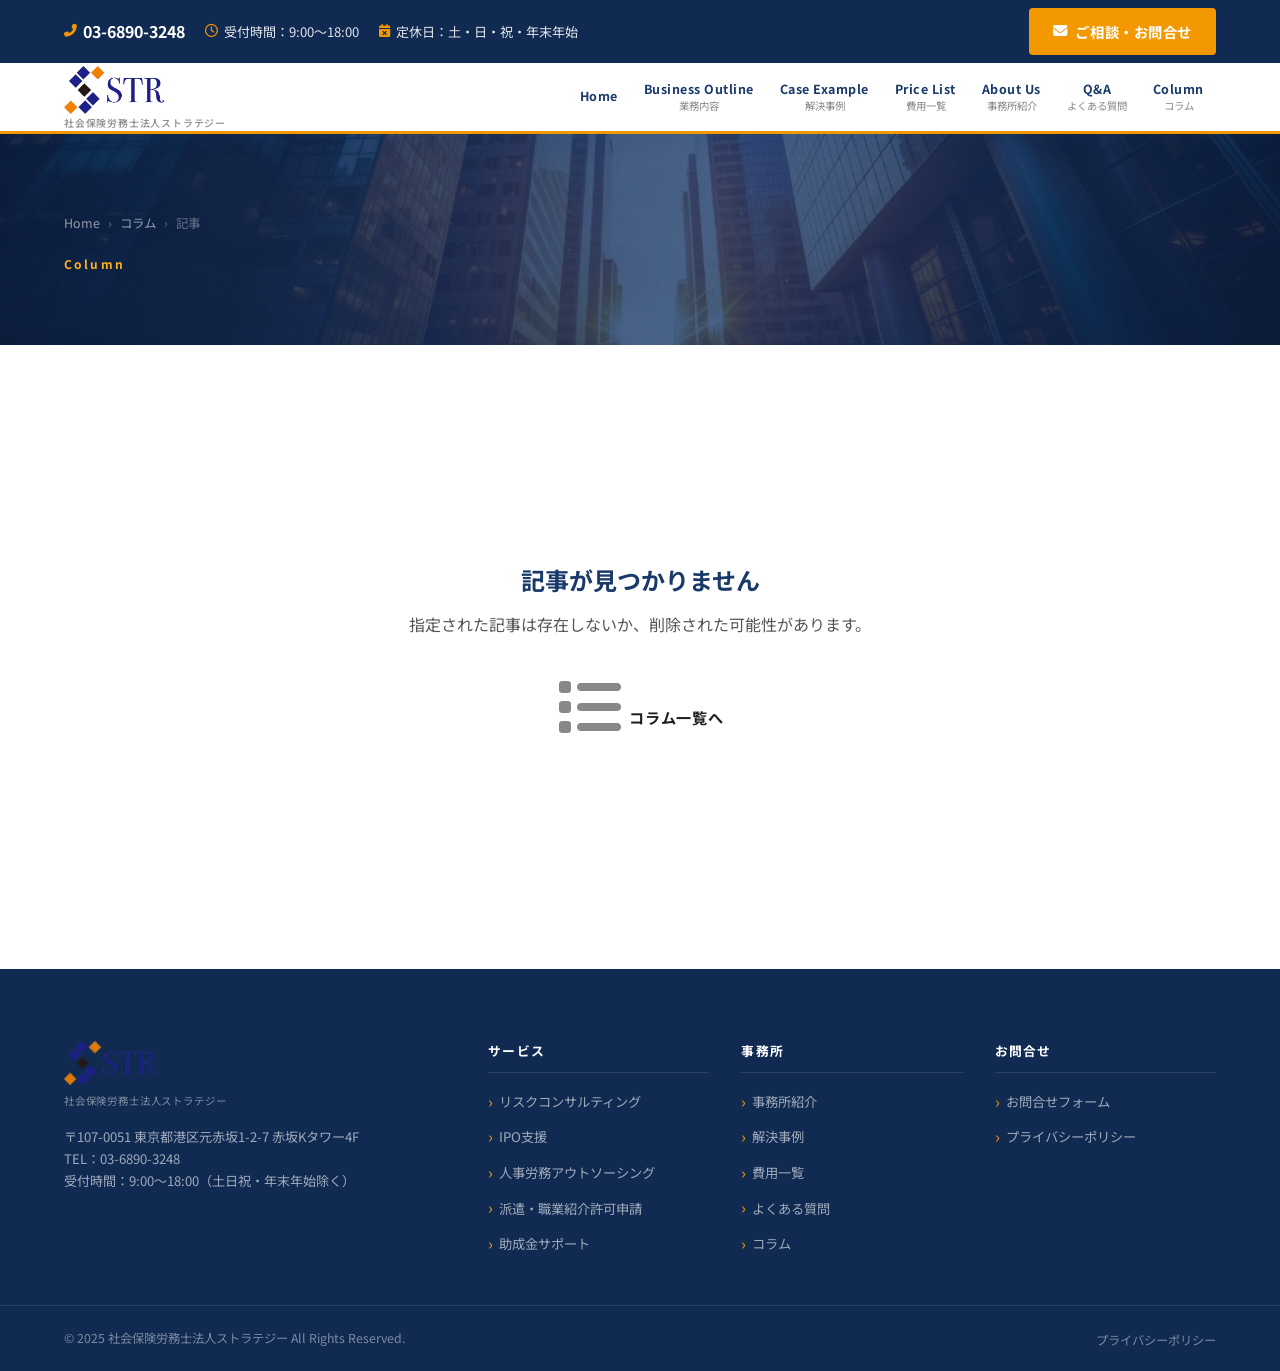
<file: column/post.html>
<!DOCTYPE html>
<html lang="ja">
<head>
  <meta charset="UTF-8">
  <meta name="viewport" content="width=device-width, initial-scale=1.0, viewport-fit=cover">
  <!-- SEO / OGP – populated dynamically -->
  <title id="page-title">コラム｜社会保険労務士法人ストラテジー</title>
  <meta id="meta-desc"  name="description" content="">
  <meta id="og-title"   property="og:title"       content="">
  <meta id="og-desc"    property="og:description"  content="">
  <meta id="og-image"   property="og:image"        content="">
  <meta id="og-url"     property="og:url"          content="">
  <meta property="og:type"        content="article">
  <meta property="og:site_name"   content="社会保険労務士法人ストラテジー">
  <link rel="preconnect" href="https://fonts.googleapis.com">
  <link rel="preconnect" href="https://fonts.gstatic.com" crossorigin>
  <link href="https://fonts.googleapis.com/css2?family=Noto+Sans+JP:wght@300;400;500;700;900&family=Noto+Serif+JP:wght@400;700&display=swap" rel="stylesheet">
  <link rel="stylesheet" href="https://cdn.jsdelivr.net/npm/@fortawesome/fontawesome-free@6.4.0/css/all.min.css">
  <link rel="stylesheet" href="../css/style.css">
  <style>
    /* ---- Post Layout ---- */
    .post-layout {
      display: grid; grid-template-columns: 1fr 320px; gap: 56px; align-items: start;
    }

    /* ---- Article ---- */
    .post-header { margin-bottom: 32px; }
    .post-meta { display: flex; align-items: center; gap: 12px; flex-wrap: wrap; margin-bottom: 16px; }
    .post-cat-badge {
      font-size: 0.72rem; font-weight: 700; padding: 4px 12px;
      border-radius: 2px; color: #fff;
    }
    .cat-law{background:#2a6ebb;} .cat-risk{background:#c0392b;} .cat-ipo{background:#1a7a4a;}
    .cat-outsourcing{background:#7d4ec8;} .cat-subsidy{background:#c8782b;} .cat-hr{background:#2b8fc8;} .cat-notice{background:#888;}
    .post-date { font-size: 0.82rem; color: var(--color-text-muted); }
    .post-title {
      font-size: clamp(1.35rem, 3vw, 1.8rem); font-weight: 700;
      color: var(--color-primary); font-family: var(--font-serif);
      line-height: 1.55; margin-bottom: 8px;
    }
    .post-excerpt-lead { font-size: 0.95rem; color: var(--color-text-light); line-height: 1.6; }

    /* ---- Eyecatch ---- */
    .post-eyecatch {
      aspect-ratio: 16/9; border-radius: var(--radius-md);
      overflow: hidden; margin-bottom: 40px;
      background: linear-gradient(135deg, var(--color-primary-dark), var(--color-primary-light));
      display: flex; align-items: center; justify-content: center;
    }
    .post-eyecatch img { width: 100%; height: 100%; object-fit: cover; }
    .post-eyecatch i { font-size: 5rem; color: rgba(255,255,255,0.2); }

    /* ---- TOC ---- */
    .post-toc {
      background: var(--color-bg-light); border-radius: var(--radius-md);
      border: 1px solid var(--color-border); padding: 24px 28px;
      margin-bottom: 40px;
    }
    .post-toc-title {
      font-size: 0.85rem; font-weight: 700; color: var(--color-text-muted);
      letter-spacing: 0.08em; text-transform: uppercase; margin-bottom: 14px;
      display: flex; align-items: center; gap: 8px;
    }
    .post-toc-title i { color: var(--color-accent); }
    .post-toc ol { padding-left: 20px; counter-reset: toc-counter; list-style: none; }
    .post-toc ol li {
      counter-increment: toc-counter; position: relative;
      padding: 5px 0 5px 8px; font-size: 0.88rem; line-height: 1.55;
    }
    .post-toc ol li::before {
      content: counter(toc-counter) '.';
      color: var(--color-accent); font-weight: 700;
      position: absolute; left: -16px; top: 5px;
    }
    .post-toc ol li a { color: var(--color-primary); }
    .post-toc ol li a:hover { text-decoration: underline; text-underline-offset: 3px; }

    /* ---- Article Body ---- */
    .post-body { font-size: 0.97rem; line-height: 1.6; color: var(--color-text); }
    .post-body h2 {
      font-size: 1.25rem; font-weight: 700; color: var(--color-primary);
      font-family: var(--font-serif); margin: 48px 0 20px;
      padding-bottom: 12px; border-bottom: 2px solid var(--color-accent);
      scroll-margin-top: 110px;
    }
    .post-body h3 {
      font-size: 1.05rem; font-weight: 700; color: var(--color-primary);
      margin: 32px 0 14px; padding-left: 12px;
      border-left: 3px solid var(--color-accent);
    }
    .post-body p { margin-bottom: 18px; }
    .post-body ul, .post-body ol { padding-left: 24px; margin-bottom: 20px; }
    .post-body ul li, .post-body ol li { margin-bottom: 6px; line-height: 1.5; }
    .post-body ul { list-style: disc; }
    .post-body ol { list-style: decimal; }
    .post-body strong { color: var(--color-primary); }
    .post-body a { color: var(--color-accent); text-decoration: underline; text-underline-offset: 3px; }
    .post-body table { width: 100%; border-collapse: collapse; margin-bottom: 24px; font-size: 0.9rem; }
    .post-body th, .post-body td { border: 1px solid var(--color-border); padding: 10px 14px; text-align: left; }
    .post-body th { background: var(--color-bg-light); font-weight: 700; }
    .post-body blockquote {
      border-left: 4px solid var(--color-accent); padding: 16px 20px;
      background: var(--color-bg-light); border-radius: 0 var(--radius-sm) var(--radius-sm) 0;
      margin: 24px 0; color: var(--color-text-light);
    }

    /* ---- Tags ---- */
    .post-tags { display: flex; flex-wrap: wrap; gap: 8px; margin-top: 40px; padding-top: 24px; border-top: 1px solid var(--color-border); }
    .post-tag {
      font-size: 0.78rem; padding: 5px 14px; border: 1px solid var(--color-border);
      border-radius: 100px; color: var(--color-text-light); cursor: pointer;
      transition: var(--transition); text-decoration: none;
    }
    .post-tag:hover { background: var(--color-primary); border-color: var(--color-primary); color: #fff; }

    /* ---- Share buttons ---- */
    .post-share { display: flex; align-items: center; gap: 10px; margin-top: 28px; }
    .post-share-label { font-size: 0.8rem; color: var(--color-text-muted); font-weight: 700; }
    .share-btn {
      display: inline-flex; align-items: center; gap: 6px; padding: 8px 16px;
      border-radius: var(--radius-sm); font-size: 0.8rem; font-weight: 700;
      color: #fff; cursor: pointer; transition: var(--transition); text-decoration: none;
    }
    .share-btn.twitter { background: #1da1f2; }
    .share-btn.facebook { background: #1877f2; }
    .share-btn.line { background: #06c755; }
    .share-btn:hover { opacity: 0.85; transform: translateY(-1px); }

    /* ---- Sidebar ---- */
    .post-sidebar { position: sticky; top: 100px; display: flex; flex-direction: column; gap: 24px; }
    .sidebar-card {
      background: var(--color-white); border-radius: var(--radius-lg);
      border: 1px solid var(--color-border); padding: 24px;
      box-shadow: var(--shadow-sm);
    }
    .sidebar-title {
      font-size: 0.82rem; font-weight: 700; color: var(--color-text-muted);
      letter-spacing: 0.08em; text-transform: uppercase; margin-bottom: 16px;
      display: flex; align-items: center; gap: 8px;
    }
    .sidebar-title i { color: var(--color-accent); }

    /* ---- Related articles ---- */
    .related-article {
      display: flex; gap: 12px; padding: 12px 0;
      border-bottom: 1px solid var(--color-border); cursor: pointer;
      transition: var(--transition); text-decoration: none;
    }
    .related-article:last-child { border-bottom: none; }
    .related-article:hover .related-title { text-decoration: underline; text-underline-offset: 3px; }
    .related-thumb {
      width: 64px; height: 48px; flex-shrink: 0; border-radius: var(--radius-sm);
      background: linear-gradient(135deg, var(--color-primary-dark), var(--color-primary-light));
      overflow: hidden; display: flex; align-items: center; justify-content: center;
    }
    .related-thumb img { width: 100%; height: 100%; object-fit: cover; }
    .related-thumb i { font-size: 1.2rem; color: rgba(255,255,255,0.3); }
    .related-info { flex: 1; }
    .related-title { font-size: 0.82rem; font-weight: 700; color: var(--color-primary); line-height: 1.5; }
    .related-date { font-size: 0.72rem; color: var(--color-text-muted); margin-top: 4px; }

    /* ---- CTA sidebar card ---- */
    .sidebar-cta { background: var(--color-primary); color: #fff; text-align: center; }
    .sidebar-cta .sidebar-title { color: rgba(255,255,255,0.7); }
    .sidebar-cta p { font-size: 0.85rem; line-height: 1.5; margin-bottom: 12px; color: rgba(255,255,255,0.9); }
    .sidebar-cta .btn-cta-white {
      display: block; background: var(--color-accent); color: #fff;
      padding: 12px; border-radius: var(--radius-sm); font-size: 0.88rem; font-weight: 700;
      text-decoration: none; transition: var(--transition); text-align: center;
    }
    .sidebar-cta .btn-cta-white:hover { background: var(--color-accent-light); }
    .sidebar-cta .tel-link { color: rgba(255,255,255,0.9); font-size: 1.2rem; font-weight: 900; display: block; margin-top: 12px; }

    /* ---- Not found ---- */
    .post-not-found { text-align: center; padding: 100px 20px; }
    .post-not-found i { font-size: 4rem; color: var(--color-text-muted); display: block; margin-bottom: 20px; }

    /* ---- Breadcrumb post ---- */
    #breadcrumb-title { max-width: 400px; overflow: hidden; text-overflow: ellipsis; white-space: nowrap; display: inline-block; vertical-align: bottom; }

    @media (max-width: 1024px) {
      .post-layout { grid-template-columns: 1fr; }
      .post-sidebar { position: static; }
    }
    @media (max-width: 768px) {
      .post-body h2 { font-size: 1.1rem; }
      .post-body h3 { font-size: 0.98rem; }
    }
  </style>
</head>
<body>
  <!-- ==================== HEADER ==================== -->
  <header class="site-header" id="site-header">
    <div class="header-top">
      <div class="container header-top-inner">
        <div class="header-info">
          <span class="header-tel"><i class="fas fa-phone-alt"></i><a href="tel:0368903248">03-6890-3248</a></span>
          <span class="header-hours"><i class="far fa-clock"></i>受付時間：9:00〜18:00</span>
          <span class="header-holiday"><i class="fas fa-calendar-times"></i>定休日：土・日・祝・年末年始</span>
        </div>
        <a href="../contact.html" class="btn btn-cta"><i class="fas fa-envelope"></i>ご相談・お問合せ</a>
      </div>
    </div>
    <div class="header-main">
      <div class="container header-main-inner">
        <div class="site-logo">
          <a href="../index.html">
            <img src="../images/logo-transparent.png" alt="STRATOZ 社会保険労務士法人ストラテジー" class="logo-img">
            <span class="logo-ja">社会保険労務士法人ストラテジー</span>
          </a>
        </div>
        <nav class="global-nav" id="global-nav">
          <ul class="nav-list">
            <li class="nav-item"><a href="../index.html"><span class="nav-en">Home</span></a></li>
            <li class="nav-item"><a href="../business.html"><span class="nav-en">Business Outline</span><span class="nav-ja">業務内容</span></a></li>
            <li class="nav-item"><a href="../cases.html"><span class="nav-en">Case Example</span><span class="nav-ja">解決事例</span></a></li>
            <li class="nav-item"><a href="../price.html"><span class="nav-en">Price List</span><span class="nav-ja">費用一覧</span></a></li>
            <li class="nav-item"><a href="../about.html"><span class="nav-en">About Us</span><span class="nav-ja">事務所紹介</span></a></li>
            <li class="nav-item"><a href="../qa.html"><span class="nav-en">Q&amp;A</span><span class="nav-ja">よくある質問</span></a></li>
            <li class="nav-item active"><a href="index.html"><span class="nav-en">Column</span><span class="nav-ja">コラム</span></a></li>
          </ul>
        </nav>
        <button class="hamburger" id="hamburger" aria-label="メニューを開く" aria-expanded="false">
          <span></span><span></span><span></span>
        </button>
      </div>
    </div>
  </header>
  <div class="mobile-nav-overlay" id="mobile-nav-overlay"></div>
  <nav class="mobile-nav" id="mobile-nav">
    <button class="mobile-nav-close" id="mobile-nav-close"><i class="fas fa-times"></i></button>
    <div class="mobile-logo">
      <img src="../images/logo-transparent.png" alt="STRATOZ" class="logo-img">
      <span class="logo-ja">社会保険労務士法人ストラテジー</span>
    </div>
    <ul class="mobile-nav-list">
      <li><a href="../index.html">Home</a></li>
      <li><a href="../business.html">Business Outline <span>業務内容</span></a></li>
      <li><a href="../cases.html">Case Example <span>解決事例</span></a></li>
      <li><a href="../price.html">Price List <span>費用一覧</span></a></li>
      <li><a href="../about.html">About Us <span>事務所紹介</span></a></li>
      <li><a href="../qa.html">Q&amp;A <span>よくある質問</span></a></li>
      <li><a href="index.html">Column <span>コラム</span></a></li>
    </ul>
    <div class="mobile-nav-contact">
      <a href="tel:0368903248" class="mobile-tel"><i class="fas fa-phone-alt"></i>03-6890-3248</a>
      <a href="../contact.html" class="btn btn-cta"><i class="fas fa-envelope"></i>ご相談・お問合せ</a>
    </div>
  </nav>

  <!-- ==================== MAIN ==================== -->
  <main>
    <!-- Hero / Breadcrumb -->
    <div class="page-hero page-hero--photo">
      <div class="page-hero-bg" aria-hidden="true">
        <img class="page-hero-bg-img" src="../images/hero-bg.png" width="1920" height="640" alt="">
      </div>
      <div class="page-hero-photo-overlay" aria-hidden="true"></div>
      <div class="container page-hero-inner">
        <div class="breadcrumb">
          <a href="../index.html">Home</a><span>›</span>
          <a href="index.html">コラム</a><span>›</span>
          <span id="breadcrumb-title">記事</span>
        </div>
        <p class="page-hero-en">Column</p>
        <h1 class="page-hero-title" id="hero-title" style="font-size:clamp(1.1rem,3vw,1.6rem);line-height:1.5;"></h1>
      </div>
    </div>

    <section class="content-section">
      <div class="container">
        <div id="post-loading" style="text-align:center;padding:80px 20px;color:var(--color-text-muted);">
          <i class="fas fa-spinner fa-spin" style="font-size:2.5rem;"></i>
          <p style="margin-top:16px;">記事を読み込み中...</p>
        </div>
        <div id="post-not-found" class="post-not-found" style="display:none;">
          <i class="fas fa-file-times"></i>
          <h2 style="color:var(--color-primary);margin-bottom:12px;">記事が見つかりません</h2>
          <p style="color:var(--color-text-light);margin-bottom:24px;">指定された記事は存在しないか、削除された可能性があります。</p>
          <a href="index.html" class="btn btn-primary"><i class="fas fa-list"></i>コラム一覧へ</a>
        </div>
        <div id="post-content" style="display:none;">
          <div class="post-layout">
            <!-- ---- Main article ---- -->
            <article id="article-main">
              <!-- Eyecatch -->
              <div id="post-eyecatch" class="post-eyecatch"></div>
              <!-- Header -->
              <div class="post-header">
                <div class="post-meta">
                  <span id="post-cat-badge" class="post-cat-badge"></span>
                  <span class="post-date"><i class="far fa-calendar-alt" style="margin-right:5px;"></i><span id="post-date"></span></span>
                </div>
                <h2 id="post-title" class="post-title"></h2>
                <p id="post-excerpt" class="post-excerpt-lead"></p>
              </div>
              <!-- TOC -->
              <div id="post-toc" class="post-toc" style="display:none;">
                <div class="post-toc-title"><i class="fas fa-list-ul"></i>目次</div>
                <ol id="toc-list"></ol>
              </div>
              <!-- Body -->
              <div id="post-body" class="post-body"></div>
              <!-- Tags -->
              <div id="post-tags" class="post-tags"></div>
              <!-- Share -->
              <div class="post-share">
                <span class="post-share-label"><i class="fas fa-share-alt"></i> シェア</span>
                <a id="share-twitter"  class="share-btn twitter"  target="_blank" rel="noopener noreferrer"><i class="fab fa-twitter"></i> Twitter</a>
                <a id="share-facebook" class="share-btn facebook" target="_blank" rel="noopener noreferrer"><i class="fab fa-facebook-f"></i> Facebook</a>
                <a id="share-line"     class="share-btn line"     target="_blank" rel="noopener noreferrer"><i class="fab fa-line"></i> LINE</a>
              </div>
            </article>

            <!-- ---- Sidebar ---- -->
            <aside class="post-sidebar">
              <!-- CTA card -->
              <div class="sidebar-card sidebar-cta">
                <div class="sidebar-title"><i class="fas fa-handshake"></i>無料相談受付中</div>
                <p>人事労務のお悩みは<br>お気軽にご相談ください。<br>初回相談は無料です。</p>
                <a href="../contact.html" class="btn-cta-white"><i class="fas fa-envelope" style="margin-right:6px;"></i>お問合せフォーム</a>
                <a href="tel:0368903248" class="tel-link"><i class="fas fa-phone-alt" style="margin-right:8px;font-size:0.9rem;"></i>03-6890-3248</a>
              </div>

              <!-- Price list link -->
              <div class="sidebar-card" style="text-align:center;">
                <div class="sidebar-title"><i class="fas fa-yen-sign"></i>費用一覧</div>
                <p style="font-size:0.83rem;color:var(--color-text-light);line-height:1.5;margin-bottom:12px;">
                  顧問料金・スポット料金など<br>透明な料金体系をご確認ください。
                </p>
                <a href="../price.html" class="btn btn-outline" style="font-size:0.85rem;width:100%;text-align:center;display:block;">
                  <i class="fas fa-arrow-right"></i> 費用一覧を見る
                </a>
              </div>

              <!-- Related articles -->
              <div class="sidebar-card">
                <div class="sidebar-title"><i class="fas fa-newspaper"></i>関連記事</div>
                <div id="related-articles">
                  <p style="font-size:0.82rem;color:var(--color-text-muted);">読み込み中...</p>
                </div>
              </div>

              <!-- Back to list -->
              <a href="index.html" class="btn btn-outline" style="text-align:center;display:block;font-size:0.88rem;">
                <i class="fas fa-list"></i> コラム一覧へ戻る
              </a>
            </aside>
          </div>
        </div>
      </div>
    </section>

    <!-- ==================== Bottom CTA ==================== -->
    <section id="post-bottom-cta" class="content-section" style="background:var(--color-primary);padding:64px 0;display:none;">
      <div class="container" style="text-align:center;">
        <p style="color:rgba(255,255,255,0.7);font-size:0.85rem;margin-bottom:8px;letter-spacing:0.1em;">FREE CONSULTATION</p>
        <h2 style="color:#fff;font-size:1.6rem;font-family:var(--font-serif);margin-bottom:16px;">お気軽にご相談ください</h2>
        <p style="color:rgba(255,255,255,0.85);line-height:1.6;margin-bottom:24px;">
          記事の内容についてのご質問、または貴社の状況をお聞かせいただければ<br>
          専門家が無料でご相談に応じます。
        </p>
        <div style="display:flex;gap:16px;justify-content:center;flex-wrap:wrap;">
          <a href="../contact.html" class="btn" style="background:var(--color-accent);color:#fff;border-color:var(--color-accent);">
            <i class="fas fa-envelope"></i>無料相談・お問合せ
          </a>
          <a href="../price.html" class="btn" style="background:transparent;color:#fff;border:2px solid rgba(255,255,255,0.5);">
            <i class="fas fa-yen-sign"></i>費用一覧を見る
          </a>
        </div>
      </div>
    </section>
  </main>

  <!-- ==================== FOOTER ==================== -->
  <footer class="site-footer">
    <div class="footer-main">
      <div class="container footer-main-inner">
        <div class="footer-brand">
          <div class="footer-logo">
            <img src="../images/logo-transparent.png" alt="STRATOZ 社会保険労務士法人ストラテジー" class="logo-img">
            <span class="logo-ja">社会保険労務士法人ストラテジー</span>
          </div>
          <address class="footer-address">〒107-0051 東京都港区元赤坂1-2-7 赤坂Kタワー4F<br>TEL：<a href="tel:0368903248">03-6890-3248</a><br>受付時間：9:00〜18:00（土日祝・年末年始除く）</address>
        </div>
        <nav class="footer-nav">
          <div class="footer-nav-col">
            <h3 class="footer-nav-heading">サービス</h3>
            <ul>
              <li><a href="../business.html#risk">リスクコンサルティング</a></li>
              <li><a href="../business.html#ipo">IPO支援</a></li>
              <li><a href="../business.html#outsourcing">人事労務アウトソーシング</a></li>
              <li><a href="../business.html#dispatch">派遣・職業紹介許可申請</a></li>
              <li><a href="../business.html#subsidy">助成金サポート</a></li>
            </ul>
          </div>
          <div class="footer-nav-col">
            <h3 class="footer-nav-heading">事務所</h3>
            <ul>
              <li><a href="../about.html">事務所紹介</a></li>
              <li><a href="../cases.html">解決事例</a></li>
              <li><a href="../price.html">費用一覧</a></li>
              <li><a href="../qa.html">よくある質問</a></li>
              <li><a href="index.html">コラム</a></li>
            </ul>
          </div>
          <div class="footer-nav-col">
            <h3 class="footer-nav-heading">お問合せ</h3>
            <ul>
              <li><a href="../contact.html">お問合せフォーム</a></li>
              <li><a href="../privacy.html">プライバシーポリシー</a></li>
            </ul>
          </div>
        </nav>
      </div>
    </div>
    <div class="footer-bottom">
      <div class="container footer-bottom-inner">
        <p class="copyright">&copy; 2025 社会保険労務士法人ストラテジー All Rights Reserved.</p>
        <ul class="footer-links"><li><a href="../privacy.html">プライバシーポリシー</a></li></ul>
      </div>
    </div>
  </footer>

  <button class="back-to-top" id="back-to-top"><i class="fas fa-chevron-up"></i></button>
  <script src="../js/main.js"></script>
  <script>
  /* ============================================================
     Column Post Page – JS
  ============================================================ */
  (function () {

    /* ---- Helpers ---- */
    function qs(id) { return document.getElementById(id); }
    function getSlug() {
      const p = new URLSearchParams(location.search);
      return p.get('slug') || '';
    }
    function fmtDate(str) {
      if (!str) return '';
      const d = new Date(str);
      if (isNaN(d)) return str;
      return d.toLocaleDateString('ja-JP', { year: 'numeric', month: 'long', day: 'numeric' });
    }
    const catClass = {
      law:'cat-law', risk:'cat-risk', ipo:'cat-ipo',
      outsourcing:'cat-outsourcing', subsidy:'cat-subsidy', hr:'cat-hr', notice:'cat-notice'
    };

    /* ---- Build TOC from H2 elements in body HTML ---- */
    function buildToc(bodyHtml) {
      const tmp = document.createElement('div');
      tmp.innerHTML = bodyHtml;
      const headings = tmp.querySelectorAll('h2');
      if (headings.length < 2) return [];
      return Array.from(headings).map((h, i) => ({
        id: 'section-' + i,
        text: h.textContent.trim()
      }));
    }

    /* ---- Inject IDs into post-body H2 elements ---- */
    function injectHeadingIds() {
      const bodyEl = qs('post-body');
      bodyEl.querySelectorAll('h2').forEach((h, i) => {
        h.id = 'section-' + i;
      });
    }

    /* ---- Render TOC ---- */
    function renderToc(sections) {
      if (sections.length < 2) return;
      const tocEl   = qs('post-toc');
      const tocList = qs('toc-list');
      tocList.innerHTML = sections.map(s =>
        `<li><a href="#${s.id}">${s.text}</a></li>`
      ).join('');
      tocEl.style.display = 'block';
    }

    /* ---- Render eyecatch ---- */
    function renderEyecatch(article) {
      const el = qs('post-eyecatch');
      if (article.eyecatch_url) {
        el.innerHTML = `<img src="${article.eyecatch_url}" alt="${article.title}" loading="lazy">`;
      } else {
        const icon = article.eyecatch_icon || 'fas fa-newspaper';
        el.innerHTML = `<i class="${icon}"></i>`;
      }
    }

    /* ---- Load articles list (JSON or localStorage) ---- */
    async function getArticlesList() {
      let rawList = [];
      try {
        const res = await fetch('../data/column-posts.json');
        if (res.ok) {
          const data = await res.json();
          rawList = Array.isArray(data) ? data : (data.data || []);
        }
      } catch (e) {}
      if (rawList.length === 0) {
        try {
          const stored = localStorage.getItem('columnPosts');
          rawList = stored ? JSON.parse(stored) : [];
        } catch (e) { rawList = []; }
      }
      return rawList.map(function (a) {
        return {
          slug: a.slug || ('post-' + (a.id || '')),
          title: a.title || '',
          published_date: a.published_date || a.date || '',
          eyecatch_url: a.eyecatch_url || a.thumbnail || '',
          excerpt: a.excerpt || (a.body ? a.body.replace(/<[^>]+>/g, '').slice(0, 120) + '…' : ''),
          body: a.body || '',
          category: a.category || 'notice',
          category_label: a.category_label || 'お知らせ',
          status: a.status || 'published',
          eyecatch_icon: a.eyecatch_icon || 'fas fa-newspaper'
        };
      }).filter(function (a) { return a.status === 'published'; });
    }

    /* ---- Render related articles (same category, exclude current) ---- */
    function renderRelatedFromList(allArticles, currentSlug, category) {
      const el = qs('related-articles');
      const list = allArticles
        .filter(function (a) { return a.slug !== currentSlug && a.category === category; })
        .sort(function (a, b) { return new Date(b.published_date) - new Date(a.published_date); })
        .slice(0, 4);
      const fallback = allArticles
        .filter(function (a) { return a.slug !== currentSlug; })
        .sort(function (a, b) { return new Date(b.published_date) - new Date(a.published_date); })
        .slice(0, 3);
      const show = list.length > 0 ? list : fallback;
      if (show.length === 0) {
        el.innerHTML = '<p style="font-size:0.82rem;color:var(--color-text-muted);">関連記事はありません。</p>';
        return;
      }
      el.innerHTML = show.map(function (a) { return relatedCardHtml(a); }).join('');
    }

    function relatedCardHtml(a) {
      const thumb = a.eyecatch_url
        ? `<img src="${a.eyecatch_url}" alt="${a.title}" loading="lazy">`
        : `<i class="${a.eyecatch_icon || 'fas fa-newspaper'}"></i>`;
      return `
        <a href="post.html?slug=${encodeURIComponent(a.slug)}" class="related-article">
          <div class="related-thumb">${thumb}</div>
          <div class="related-info">
            <div class="related-title">${a.title}</div>
            <div class="related-date">${fmtDate(a.published_date)}</div>
          </div>
        </a>`;
    }

    /* ---- Render share links ---- */
    function renderShare(title, slug) {
      const url = encodeURIComponent(location.origin + location.pathname + '?slug=' + slug);
      const t   = encodeURIComponent(title + ' | 社会保険労務士法人ストラテジー');
      qs('share-twitter').href  = `https://twitter.com/intent/tweet?text=${t}&url=${url}`;
      qs('share-facebook').href = `https://www.facebook.com/sharer/sharer.php?u=${url}`;
      qs('share-line').href     = `https://social-plugins.line.me/lineit/share?url=${url}`;
    }

    /* ---- Update SEO meta ---- */
    function updateMeta(article) {
      const title = (article.meta_title || article.title) + '｜社会保険労務士法人ストラテジー';
      const desc  = article.meta_desc || article.excerpt || '';
      const img   = article.eyecatch_url || '';
      const url   = location.href;
      document.title                              = title;
      qs('page-title').textContent                = title;
      qs('meta-desc').setAttribute('content', desc);
      qs('og-title').setAttribute('content', title);
      qs('og-desc').setAttribute('content', desc);
      qs('og-image').setAttribute('content', img);
      qs('og-url').setAttribute('content', url);
    }

    /* ---- Main loader ---- */
    async function loadPost() {
      const slug = getSlug();
      if (!slug) { showNotFound(); return; }

      try {
        const allArticles = await getArticlesList();
        const article = allArticles.find(function (a) { return a.slug === slug; });

        if (!article) { showNotFound(); return; }

        // Update meta
        updateMeta(article);

        // Breadcrumb + hero
        qs('breadcrumb-title').textContent = article.title;
        qs('hero-title').textContent       = article.title;

        // Eyecatch
        renderEyecatch(article);

        // Header info
        qs('post-cat-badge').textContent  = article.category_label || article.category || '';
        qs('post-cat-badge').className    = 'post-cat-badge ' + (catClass[article.category] || 'cat-notice');
        qs('post-date').textContent       = fmtDate(article.published_date);
        qs('post-title').textContent      = article.title;
        qs('post-excerpt').textContent    = article.excerpt || '';

        // Body
        const bodyHtml = article.body || '';
        qs('post-body').innerHTML = bodyHtml;
        injectHeadingIds();

        // TOC
        const sections = buildToc(bodyHtml);
        renderToc(sections);

        // Tags
        if (article.tags) {
          const tags = article.tags.split(',').map(t => t.trim()).filter(Boolean);
          qs('post-tags').innerHTML = tags.map(t =>
            `<a href="index.html?search=${encodeURIComponent(t)}" class="post-tag"><i class="fas fa-tag" style="margin-right:4px;font-size:0.7rem;"></i>${t}</a>`
          ).join('');
        }

        // Share
        renderShare(article.title, slug);

        // Related
        renderRelatedFromList(allArticles, slug, article.category);

        // Show content
        qs('post-loading').style.display  = 'none';
        qs('post-content').style.display  = 'block';
        qs('post-bottom-cta').style.display = 'block';

      } catch(e) {
        showNotFound();
      }
    }

    function showNotFound() {
      qs('post-loading').style.display    = 'none';
      qs('post-not-found').style.display  = 'block';
    }

    loadPost();

  })();
  </script>
</body>
</html>
</file>
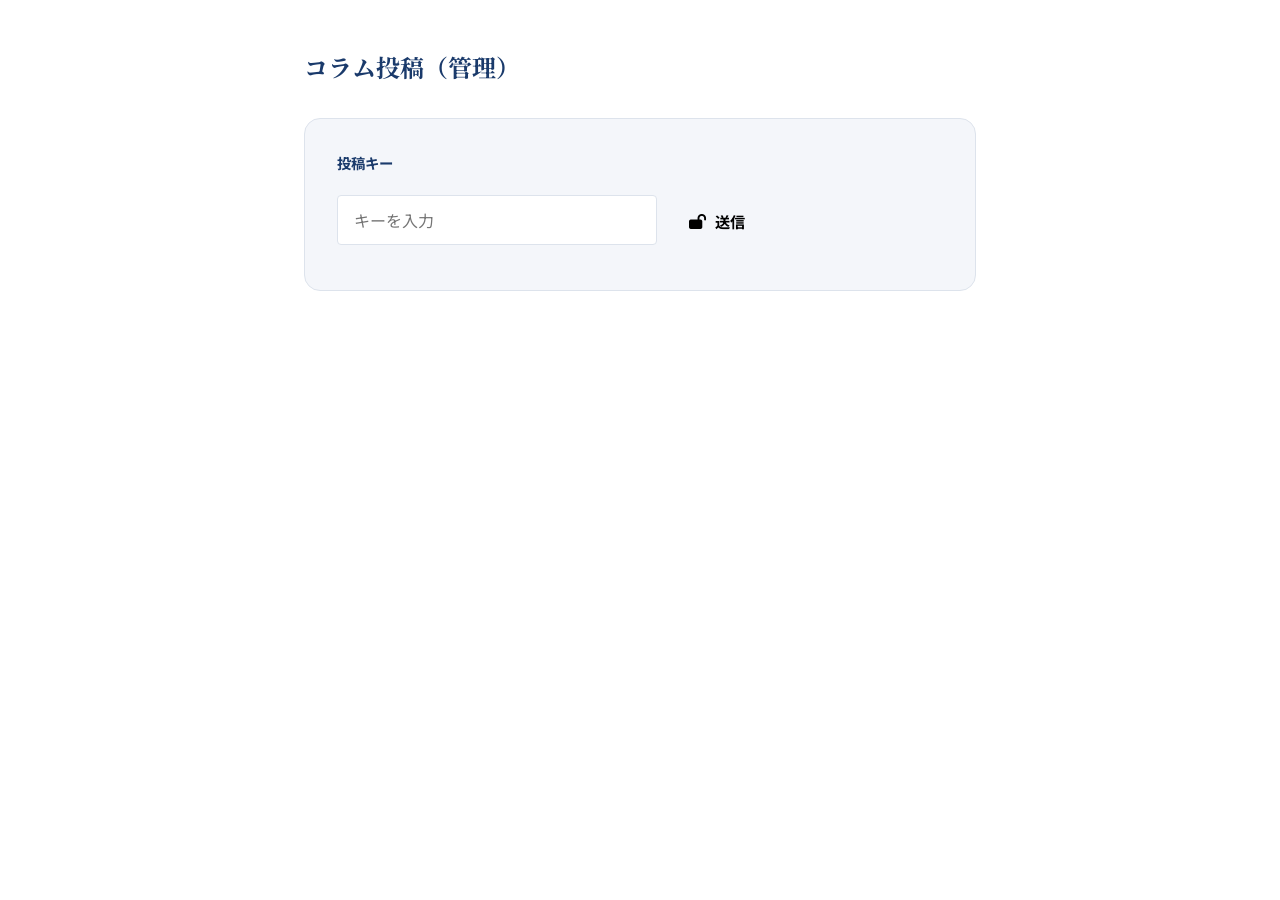
<file: manage/post-admin-8xk29.html>
<!DOCTYPE html>
<html lang="ja">
<head>
  <meta charset="UTF-8">
  <meta name="viewport" content="width=device-width, initial-scale=1.0, viewport-fit=cover">
  <meta name="robots" content="noindex, nofollow">
  <title>コラム投稿（管理）｜社会保険労務士法人ストラテジー</title>
  <link rel="preconnect" href="https://fonts.googleapis.com">
  <link rel="preconnect" href="https://fonts.gstatic.com" crossorigin>
  <link href="https://fonts.googleapis.com/css2?family=Noto+Sans+JP:wght@300;400;500;700;900&family=Noto+Serif+JP:wght@400;700&display=swap" rel="stylesheet">
  <link rel="stylesheet" href="https://cdn.jsdelivr.net/npm/@fortawesome/fontawesome-free@6.4.0/css/all.min.css">
  <link rel="stylesheet" href="../css/style.css">
  <style>
    .admin-wrap { max-width: 720px; margin: 0 auto; padding: 48px 24px; }
    .admin-heading { font-size: 1.5rem; font-weight: 700; color: var(--color-primary); font-family: var(--font-serif); margin-bottom: 32px; }
    .key-box {
      background: var(--color-bg-light); border: 1px solid var(--color-border);
      border-radius: var(--radius-lg); padding: 32px; margin-bottom: 24px;
    }
    .key-box label { display: block; font-size: 0.9rem; font-weight: 700; color: var(--color-primary); margin-bottom: 10px; }
    .key-box input {
      width: 100%; max-width: 320px; padding: 12px 16px;
      border: 1px solid var(--color-border); border-radius: var(--radius-sm);
      font-family: var(--font-sans); font-size: 1rem;
    }
    .key-box .key-msg { font-size: 0.85rem; color: var(--color-text-muted); margin-top: 12px; }
    .key-box .key-msg.error { color: #c0392b; }
    .key-box .key-msg.ok { color: #27ae60; }
    .form-panel { display: none; }
    .form-panel.visible { display: block; }
    .form-group { margin-bottom: 24px; }
    .form-group label { display: block; font-size: 0.88rem; font-weight: 700; color: var(--color-primary); margin-bottom: 8px; }
    .form-group input[type="text"],
    .form-group input[type="date"],
    .form-group input[type="url"] {
      width: 100%; padding: 12px 16px;
      border: 1px solid var(--color-border); border-radius: var(--radius-sm);
      font-family: var(--font-sans); font-size: 1rem;
    }
    .form-group input[readonly] { background: var(--color-bg-light); color: var(--color-text-light); cursor: default; }
    .form-group textarea {
      width: 100%; min-height: 280px; padding: 14px 16px;
      border: 1px solid var(--color-border); border-radius: var(--radius-sm);
      font-family: var(--font-sans); font-size: 0.95rem; line-height: 1.6;
      resize: vertical;
    }
    .form-group .hint { font-size: 0.78rem; color: var(--color-text-muted); margin-top: 6px; }
    .admin-actions { display: flex; gap: 12px; flex-wrap: wrap; margin-top: 32px; }
    .admin-actions .btn { padding: 12px 24px; font-size: 0.95rem; }
    .submit-msg { margin-top: 16px; font-size: 0.9rem; }
    .submit-msg.success { color: #27ae60; }
    .submit-msg.error { color: #c0392b; }
    .export-row { margin-top: 40px; padding-top: 24px; border-top: 1px solid var(--color-border); }
    .export-row p { font-size: 0.88rem; color: var(--color-text-light); margin-bottom: 12px; }
  </style>
</head>
<body>
  <div class="admin-wrap">
    <h1 class="admin-heading">コラム投稿（管理）</h1>

    <!-- 投稿キー入力 -->
    <div id="key-panel" class="key-box">
      <label for="post-key">投稿キー</label>
      <input type="password" id="post-key" placeholder="キーを入力" autocomplete="off">
      <button type="button" id="key-submit" class="btn btn-primary" style="margin-top:12px;">
        <i class="fas fa-lock-open"></i> 送信
      </button>
      <p id="key-msg" class="key-msg" aria-live="polite"></p>
    </div>

    <!-- 投稿フォーム（キー認証後に表示） -->
    <div id="form-panel" class="form-panel">
      <form id="post-form" class="key-box">
        <div class="form-group">
          <label for="post-title">タイトル <span style="color:#c0392b;">*</span></label>
          <input type="text" id="post-title" required placeholder="記事のタイトル">
        </div>
        <div class="form-group">
          <label for="post-slug">Slug（URL）</label>
          <input type="text" id="post-slug" readonly placeholder="タイトル入力で自動生成">
          <p class="hint">タイトルから自動生成されます。日本語の場合は post-日付 形式（例: post-20260310）。</p>
        </div>
        <div class="form-group">
          <label for="post-date">投稿日 <span style="color:#c0392b;">*</span></label>
          <input type="date" id="post-date" required>
          <p class="hint">表示される日付です。</p>
        </div>
        <div class="form-group">
          <label for="post-thumbnail">サムネイル画像</label>
          <input type="text" id="post-thumbnail" placeholder="images/column/xxx.jpg または https://...">
          <p class="hint">相対パス（例: images/column/sample.jpg）または画像URLを入力。</p>
        </div>
        <div class="form-group">
          <label for="post-body">本文 <span style="color:#c0392b;">*</span></label>
          <textarea id="post-body" required placeholder="HTMLタグを使用できます。例: &lt;p&gt;段落&lt;/p&gt;"></textarea>
          <p class="hint">HTMLで記述できます（&lt;p&gt;, &lt;h2&gt;, &lt;ul&gt;, &lt;strong&gt; など）。</p>
        </div>
        <div class="admin-actions">
          <button type="submit" class="btn btn-primary"><i class="fas fa-save"></i> 投稿を保存</button>
        </div>
        <p id="submit-msg" class="submit-msg" aria-live="polite"></p>
      </form>

      <div class="export-row">
        <p>保存した記事はブラウザのローカルストレージに保存されています。バックアップや他環境で使う場合は JSON をエクスポートし、<code>data/column-posts.json</code> として配置できます。</p>
        <button type="button" id="export-json" class="btn btn-outline"><i class="fas fa-download"></i> JSON をエクスポート</button>
        <button type="button" id="clear-local-posts" class="btn btn-outline" style="margin-left:8px;border-color:#c0392b;color:#c0392b;"><i class="fas fa-trash-alt"></i> ブラウザ内の記事データをすべて削除</button>
        <p class="hint" style="margin-top:12px;">「削除」はこのブラウザに保存された <code>columnPosts</code> のみ消去します。<code>data/column-posts.json</code> はファイルを直接編集してください。</p>
      </div>
    </div>
  </div>

  <script>
  /* 投稿キー（必要に応じて変更してください） */
  const POST_KEY = 'stratoz-column-8xk29';

  const keyPanel   = document.getElementById('key-panel');
  const formPanel  = document.getElementById('form-panel');
  const keyInput   = document.getElementById('post-key');
  const keySubmit  = document.getElementById('key-submit');
  const keyMsg     = document.getElementById('key-msg');
  const postForm   = document.getElementById('post-form');
  const submitMsg  = document.getElementById('submit-msg');
  const exportBtn  = document.getElementById('export-json');
  const clearBtn     = document.getElementById('clear-local-posts');

  const STORAGE_KEY = 'columnPosts';

  function getPosts() {
    try {
      const raw = localStorage.getItem(STORAGE_KEY);
      return raw ? JSON.parse(raw) : [];
    } catch (e) {
      return [];
    }
  }

  function setPosts(list) {
    localStorage.setItem(STORAGE_KEY, JSON.stringify(list));
  }

  /* タイトルに日本語（ひらがな・カタカナ・漢字）が含まれるか */
  function hasJapanese(str) {
    return /[\u3040-\u309f\u30a0-\u30ff\u4e00-\u9faf]/.test(String(str));
  }

  /* タイトルと投稿日から slug を生成（日本語なら post-YYYYMMDD、それ以外はタイトル由来） */
  function generateSlug(title, dateStr) {
    var titleTrim = String(title).trim();
    if (!titleTrim) return '';
    if (hasJapanese(titleTrim)) {
      var d = dateStr || document.getElementById('post-date').value || '';
      var yyyymmdd = d.replace(/-/g, '');
      return yyyymmdd ? 'post-' + yyyymmdd : 'post-' + new Date().toISOString().slice(0, 10).replace(/-/g, '');
    }
    return slugFromTitle(titleTrim);
  }

  function slugFromTitle(title) {
    return String(title)
      .trim()
      .replace(/\s+/g, '-')
      .replace(/[^\w\-]/g, '')
      .replace(/-+/g, '-')
      .toLowerCase() || '';
  }

  function updateSlugDisplay() {
    var title = document.getElementById('post-title').value;
    var dateEl = document.getElementById('post-date').value;
    var slug = generateSlug(title, dateEl);
    document.getElementById('post-slug').value = slug;
  }

  /* キー認証 */
  function checkKey() {
    const key = keyInput.value.trim();
    keyMsg.textContent = '';
    keyMsg.classList.remove('error', 'ok');
    if (!key) {
      keyMsg.textContent = 'キーを入力してください。';
      keyMsg.classList.add('error');
      return;
    }
    if (key !== POST_KEY) {
      keyMsg.textContent = 'キーが正しくありません。';
      keyMsg.classList.add('error');
      return;
    }
    keyMsg.textContent = '認証しました。';
    keyMsg.classList.add('ok');
    keyPanel.style.display = 'none';
    formPanel.classList.add('visible');
    /* 投稿日に今日の日付をデフォルトで */
    var today = new Date();
    document.getElementById('post-date').value = today.getFullYear() + '-' + String(today.getMonth() + 1).padStart(2, '0') + '-' + String(today.getDate()).padStart(2, '0');
    updateSlugDisplay();
  }

  /* タイトル・投稿日変更時に slug を自動更新 */
  document.getElementById('post-title').addEventListener('input', updateSlugDisplay);
  document.getElementById('post-title').addEventListener('change', updateSlugDisplay);
  document.getElementById('post-date').addEventListener('change', updateSlugDisplay);
  document.getElementById('post-date').addEventListener('input', updateSlugDisplay);

  keySubmit.addEventListener('click', checkKey);
  keyInput.addEventListener('keydown', function (e) {
    if (e.key === 'Enter') { e.preventDefault(); checkKey(); }
  });

  /* フォーム送信 */
  postForm.addEventListener('submit', function (e) {
    e.preventDefault();
    submitMsg.textContent = '';
    submitMsg.classList.remove('success', 'error');

    const title = document.getElementById('post-title').value.trim();
    const date  = document.getElementById('post-date').value.trim();
    const thumb = document.getElementById('post-thumbnail').value.trim();
    const body  = document.getElementById('post-body').value.trim();

    if (!title || !date) {
      submitMsg.textContent = 'タイトルと投稿日は必須です。';
      submitMsg.classList.add('error');
      return;
    }

    const id   = Date.now();
    const slugEl = document.getElementById('post-slug').value.trim();
    const slug = slugEl || generateSlug(title, date) || 'post-' + id;
    const excerpt = body.replace(/<[^>]+>/g, '').slice(0, 120) + (body.length > 120 ? '…' : '');

    const post = {
      id: id,
      slug: slug,
      title: title,
      date: date,
      thumbnail: thumb || '',
      body: body,
      excerpt: excerpt,
      status: 'published',
      category: 'notice',
      category_label: 'お知らせ'
    };

    const list = getPosts();
    list.unshift(post);
    setPosts(list);

    submitMsg.textContent = '保存しました。コラム一覧（column/index.html）で確認できます。';
    submitMsg.classList.add('success');
    postForm.reset();
    document.getElementById('post-date').value = new Date().toISOString().slice(0, 10);
  });

  /* エクスポート */
  exportBtn.addEventListener('click', function () {
    const list = getPosts();
    const json = JSON.stringify(list, null, 2);
    const blob = new Blob([json], { type: 'application/json' });
    const a = document.createElement('a');
    a.href = URL.createObjectURL(blob);
    a.download = 'column-posts.json';
    a.click();
    URL.revokeObjectURL(a.href);
  });

  clearBtn.addEventListener('click', function () {
    if (!confirm('このブラウザに保存したコラム記事をすべて削除しますか？')) return;
    localStorage.removeItem(STORAGE_KEY);
    alert('削除しました。');
  });
  </script>
</body>
</html>
</file>
<file: css/style.css>
/* ============================================================
   社会保険労務士法人ストラテジー - メインスタイルシート
   ============================================================ */

/* ----------------------------------------------------------
   CSS Variables / Root
---------------------------------------------------------- */
:root {
  /* Brand Colors */
  --color-primary:      #1a3a6b;   /* Navy Blue */
  --color-primary-dark: #102a52;
  --color-primary-light:#2550a0;
  /* ロゴのオレンジに合わせる */
  --color-accent:       #f39800;
  --color-accent-light: #ffb020;
  --color-text:         #1e1e1e;
  --color-text-light:   #555555;
  --color-text-muted:   #888888;
  --color-bg:           #ffffff;
  --color-bg-light:     #f4f6fa;
  /* トップ：お知らせ・コラム帯 */
  --color-bg-news:      #fef9eb;
  --color-border:       #dde3ec;
  --color-white:        #ffffff;

  /* Typography */
  --font-sans:  'Noto Sans JP', sans-serif;
  --font-serif: 'Noto Serif JP', serif;

  /* Spacing */
  --section-padding: 96px 0;
  --section-padding-sm: 60px 0;

  /* Transitions */
  --transition: 0.3s ease;
  --transition-slow: 0.6s ease;

  /* Shadows */
  --shadow-sm: 0 2px 8px rgba(26,58,107,0.08);
  --shadow-md: 0 4px 20px rgba(26,58,107,0.12);
  --shadow-lg: 0 8px 40px rgba(26,58,107,0.16);

  /* Radius */
  --radius-sm: 4px;
  --radius-md: 8px;
  --radius-lg: 16px;

  /* Container */
  --container-max: 1200px;
  --container-pad: 0 24px;
}

/* ----------------------------------------------------------
   Reset & Base
---------------------------------------------------------- */
*, *::before, *::after { box-sizing: border-box; margin: 0; padding: 0; }

html {
  font-size: 16px;
  scroll-behavior: smooth;
  scroll-padding-top: 100px;
}

body {
  font-family: var(--font-sans);
  font-weight: 400;
  color: var(--color-text);
  background: var(--color-bg);
  line-height: 1.6;
  -webkit-font-smoothing: antialiased;
  /* 日本語：単語の途中で改行しない */
  word-break: keep-all;
  overflow-wrap: break-word;
  line-break: strict;
}

img { max-width: 100%; height: auto; display: block; }
a { color: inherit; text-decoration: none; transition: var(--transition); }
ul { list-style: none; }
address { font-style: normal; }
button { cursor: pointer; border: none; background: none; font-family: inherit; }

/* ----------------------------------------------------------
   Paragraph & text layout
---------------------------------------------------------- */
/* 日本語：p タグでも単語の途中で改行しない */
p {
  word-break: keep-all;
  overflow-wrap: break-word;
}
/* コンテンツ領域の p タグ：適切な行間と段落間余白 */
.content-section p,
.page-hero p,
section p {
  line-height: 1.6;
  margin-bottom: 12px;
}
/* 最後の p は余白なし */
.content-section p:last-child,
section p:last-child {
  margin-bottom: 0;
}
/* section-desc */
.section-desc {
  line-height: 1.6 !important;
  margin-bottom: 0 !important;
}
/* コンテンツ領域の li：箇条書き行間を詰める */
.content-section li,
section li {
  line-height: 1.5;
  margin-bottom: 4px;
}
.content-section li:last-child,
section li:last-child {
  margin-bottom: 0;
}
/* スマホ専用の改行タグ（.br-sp）は PC で非表示 */
.br-sp { display: none; }
@media (max-width: 640px) {
  .br-sp { display: block; }
}

/* ----------------------------------------------------------
   Utility
---------------------------------------------------------- */
.container {
  max-width: var(--container-max);
  margin: 0 auto;
  padding: var(--container-pad);
}

.section-padding { padding: var(--section-padding); }
.bg-light { background: var(--color-bg-light); }
.pc-only { display: inline; }

/* Section Header */
.section-header {
  text-align: center;
  margin-bottom: 56px;
}
.section-label {
  display: inline-block;
  font-size: 0.75rem;
  font-weight: 700;
  letter-spacing: 0.18em;
  text-transform: uppercase;
  color: var(--color-accent);
  margin-bottom: 8px;
  position: relative;
  padding: 0 20px;
}
.section-label::before,
.section-label::after {
  content: '';
  position: absolute;
  top: 50%;
  width: 14px;
  height: 1px;
  background: var(--color-accent);
}
.section-label::before { right: 0; }
.section-label::after  { left: 0; }

.section-title {
  font-size: clamp(1.75rem, 4vw, 2.25rem);
  font-weight: 700;
  color: var(--color-primary);
  letter-spacing: 0.05em;
  margin-bottom: 16px;
  font-family: var(--font-serif);
}
.section-desc {
  font-size: 1rem;
  color: var(--color-text-light);
  max-width: 640px;
  margin: 0 auto;
  line-height: 1.6;
}

/* ----------------------------------------------------------
   セクション画像（共通：差し替えやすい）
---------------------------------------------------------- */
.image-card {
  border-radius: var(--radius-md);
  overflow: hidden;
  box-shadow: var(--shadow-md);
  background: var(--color-bg-light);
  min-width: 0;
}
.image-card--tall {
  max-height: 420px;
}
.section-image {
  display: block;
  width: 100%;
  height: 100%;
  min-height: 0;
  object-fit: cover;
  object-position: center;
}
.section-split {
  display: grid;
  grid-template-columns: minmax(0, 1.05fr) minmax(0, 1fr);
  gap: clamp(28px, 4vw, 56px);
  align-items: center;
  margin-bottom: clamp(40px, 5vw, 56px);
  min-width: 0;
}
.section-split--reverse {
  grid-template-columns: minmax(0, 1fr) minmax(0, 1.05fr);
}
.section-split--reverse .section-split__media {
  order: 2;
}
.section-split--reverse .section-split__text {
  order: 1;
}
.section-split__media {
  min-width: 0;
}
.section-split__media .image-card {
  aspect-ratio: 4 / 3;
  max-height: 380px;
}
.section-split__text {
  min-width: 0;
}
.section-split__text .section-label {
  text-align: left;
  padding-left: 0;
}
.section-split__text .section-label::before {
  display: none;
}
.section-split__text .section-label::after {
  left: 0;
  right: auto;
  width: 40px;
}
.section-split__lead {
  font-size: 0.95rem;
  color: var(--color-text-light);
  line-height: 1.75;
  margin-top: 12px;
}
.section-split__title {
  font-family: var(--font-serif);
  font-size: clamp(1.25rem, 2.5vw, 1.5rem);
  font-weight: 700;
  color: var(--color-primary);
  margin-bottom: 8px;
  letter-spacing: 0.03em;
}
.section-eyebrow {
  font-size: 0.72rem;
  font-weight: 700;
  letter-spacing: 0.14em;
  text-transform: uppercase;
  color: var(--color-accent);
  margin-bottom: 8px;
}
@media (max-width: 768px) {
  .section-split,
  .section-split--reverse {
    grid-template-columns: 1fr;
    gap: 24px;
    margin-bottom: 32px;
  }
  .section-split--reverse .section-split__media,
  .section-split--reverse .section-split__text {
    order: unset;
  }
  .section-split__media .image-card {
    aspect-ratio: 16 / 10;
    max-height: 260px;
  }
}

/* Buttons */
.btn {
  display: inline-flex;
  align-items: center;
  gap: 8px;
  font-family: var(--font-sans);
  font-weight: 700;
  font-size: 0.95rem;
  letter-spacing: 0.04em;
  border-radius: var(--radius-sm);
  transition: var(--transition);
  cursor: pointer;
  text-align: center;
  white-space: nowrap;
  padding: 14px 28px;
  text-decoration: none;
}
.btn-cta {
  background: var(--color-accent);
  color: var(--color-white);
  border: 2px solid var(--color-accent);
  padding: 10px 22px;
  font-size: 0.9rem;
  border-radius: var(--radius-sm);
}
.btn-cta:hover {
  background: var(--color-accent-light);
  border-color: var(--color-accent-light);
  transform: translateY(-1px);
}
.btn-outline {
  background: transparent;
  color: var(--color-primary);
  border: 2px solid var(--color-primary);
  border-radius: var(--radius-sm);
}
.btn-outline:hover {
  background: var(--color-primary);
  color: var(--color-white);
  transform: translateY(-1px);
}

/* AOS-like fade animations (CSS only) */
[data-aos] {
  opacity: 0;
  transform: translateY(24px);
  transition: opacity 0.7s ease, transform 0.7s ease;
}
[data-aos].aos-animate {
  opacity: 1;
  transform: translateY(0);
}
[data-aos-delay="100"] { transition-delay: 0.1s; }
[data-aos-delay="150"] { transition-delay: 0.15s; }
[data-aos-delay="200"] { transition-delay: 0.2s; }
[data-aos-delay="300"] { transition-delay: 0.3s; }
[data-aos-delay="400"] { transition-delay: 0.4s; }

/* ----------------------------------------------------------
   HEADER
---------------------------------------------------------- */
.site-header {
  position: sticky;
  top: 0;
  z-index: 1000;
  box-shadow: var(--shadow-md);
}

/* Header Top Bar */
.header-top {
  background: var(--color-primary-dark);
  color: var(--color-white);
  padding: 8px 0;
}
.header-top-inner {
  display: flex;
  align-items: center;
  justify-content: space-between;
  gap: 16px;
}
.header-info {
  display: flex;
  align-items: center;
  gap: 20px;
  flex-wrap: wrap;
  font-size: 0.82rem;
}
.header-info span {
  display: flex;
  align-items: center;
  gap: 6px;
  color: rgba(255,255,255,0.88);
}
.header-tel {
  font-size: 1rem !important;
  font-weight: 700;
  color: var(--color-white) !important;
}
.header-tel a { color: inherit; }
.header-tel a:hover { color: var(--color-accent-light); }
.header-info i { color: var(--color-accent); font-size: 0.8rem; }

/* Header Main */
.header-main {
  background: var(--color-white);
  border-bottom: 3px solid var(--color-accent);
}
.header-main-inner {
  display: flex;
  align-items: center;
  justify-content: space-between;
  gap: 16px;
  min-height: 68px;
}

/* Logo */
.site-logo a {
  display: flex;
  flex-direction: column;
  line-height: 1;
  gap: 4px;
}
/* ヘッダーロゴ画像 */
.logo-img {
  display: block;
  height: 48px;
  width: auto;
  max-width: 220px;
  object-fit: contain;
  object-position: left center;
}
/* フォールバック（画像なし時） */
.logo-en {
  font-size: 1.55rem;
  font-weight: 900;
  letter-spacing: 0.22em;
  background: linear-gradient(135deg, var(--color-primary) 0%, var(--color-primary-light) 60%, var(--color-accent) 100%);
  -webkit-background-clip: text;
  -webkit-text-fill-color: transparent;
  background-clip: text;
  text-transform: uppercase;
  display: none; /* 画像使用時は非表示 */
}
.logo-ja {
  font-size: 0.62rem;
  color: var(--color-text-muted);
  letter-spacing: 0.08em;
  font-weight: 500;
}

/* Global Nav */
.global-nav { display: flex; align-items: center; gap: 8px; }

.nav-list {
  display: flex;
  align-items: center;
  gap: 2px;
}
.nav-item a {
  display: flex;
  flex-direction: column;
  align-items: center;
  padding: 8px 12px;
  font-size: 0.72rem;
  line-height: 1.4;
  border-radius: var(--radius-sm);
  transition: var(--transition);
}
.nav-item .nav-en {
  font-weight: 700;
  letter-spacing: 0.04em;
  font-size: 0.78rem;
  color: var(--color-primary);
}
.nav-item .nav-ja {
  font-size: 0.65rem;
  color: var(--color-text-muted);
  margin-top: 1px;
}
.nav-item a:hover,
.nav-item.active a {
  background: var(--color-bg-light);
  color: var(--color-accent);
}
.nav-item a:hover .nav-en,
.nav-item.active a .nav-en { color: var(--color-accent); }

/* Hamburger */
.hamburger {
  display: none;
  flex-direction: column;
  gap: 5px;
  padding: 8px;
  z-index: 1100;
}
.hamburger span {
  display: block;
  width: 24px;
  height: 2px;
  background: var(--color-primary);
  border-radius: 2px;
  transition: var(--transition);
}
.hamburger.active span:nth-child(1) {
  transform: translateY(7px) rotate(45deg);
}
.hamburger.active span:nth-child(2) { opacity: 0; }
.hamburger.active span:nth-child(3) {
  transform: translateY(-7px) rotate(-45deg);
}

/* Mobile Nav */
.mobile-nav-overlay {
  display: none;
  position: fixed;
  inset: 0;
  background: rgba(0,0,0,0.5);
  z-index: 1050;
}
.mobile-nav-overlay.active { display: block; }

.mobile-nav {
  position: fixed;
  top: 0;
  right: -320px;
  width: 300px;
  height: 100dvh;
  background: var(--color-white);
  z-index: 1100;
  overflow-y: auto;
  transition: right 0.35s ease;
  padding: 20px;
  display: flex;
  flex-direction: column;
  gap: 20px;
}
.mobile-nav.active { right: 0; }
.mobile-nav-close {
  align-self: flex-end;
  font-size: 1.4rem;
  color: var(--color-text-light);
  padding: 4px;
}
.mobile-logo { border-bottom: 2px solid var(--color-accent); padding-bottom: 16px; display: flex; flex-direction: column; gap: 4px; }
.mobile-logo .logo-img {
  display: block;
  height: 44px;
  width: auto;
  max-width: 200px;
  object-fit: contain;
  object-position: left center;
}
.mobile-logo .logo-en {
  display: none; /* 画像使用時は非表示 */
}
.mobile-logo .logo-ja {
  font-size: 0.62rem;
  color: var(--color-text-muted);
  letter-spacing: 0.08em;
  font-weight: 500;
}
.mobile-nav-list li a {
  display: block;
  padding: 12px 0;
  border-bottom: 1px solid var(--color-border);
  font-weight: 700;
  color: var(--color-primary);
  font-size: 0.95rem;
}
.mobile-nav-list li a span {
  display: inline-block;
  font-size: 0.75rem;
  color: var(--color-text-muted);
  font-weight: 400;
  margin-left: 6px;
}
.mobile-nav-contact {
  display: flex;
  flex-direction: column;
  gap: 12px;
  padding-top: 8px;
}
.mobile-tel {
  display: flex;
  align-items: center;
  gap: 8px;
  font-size: 1.2rem;
  font-weight: 700;
  color: var(--color-primary);
  justify-content: center;
  padding: 12px;
  border: 2px solid var(--color-primary);
  border-radius: var(--radius-sm);
}
.mobile-nav-contact .btn-cta { justify-content: center; }

/* ----------------------------------------------------------
   HERO
---------------------------------------------------------- */
.hero {
  position: relative;
  min-height: 88vh;
  display: flex;
  align-items: center;
  overflow: hidden;
}
.hero-bg {
  position: absolute;
  inset: 0;
  z-index: 0;
  background: linear-gradient(135deg, #0c1e40 0%, #1a3a6b 45%, #2550a0 100%);
}
.hero-bg-img {
  position: absolute;
  inset: 0;
  width: 100%;
  height: 100%;
  object-fit: cover;
  object-position: center bottom;
}
.hero-overlay {
  position: absolute;
  inset: 0;
  background:
    linear-gradient(105deg, rgba(12, 30, 64, 0.88) 0%, rgba(26, 58, 107, 0.72) 42%, rgba(37, 80, 160, 0.48) 100%),
    url("data:image/svg+xml,%3Csvg width='60' height='60' viewBox='0 0 60 60' xmlns='http://www.w3.org/2000/svg'%3E%3Cg fill='none' fill-rule='evenodd'%3E%3Cg fill='%23ffffff' fill-opacity='0.03'%3E%3Cpath d='M36 34v-4h-2v4h-4v2h4v4h2v-4h4v-2h-4zm0-30V0h-2v4h-4v2h4v4h2V6h4V4h-4zM6 34v-4H4v4H0v2h4v4h2v-4h4v-2H6zM6 4V0H4v4H0v2h4v4h2V6h4V4H6z'/%3E%3C/g%3E%3C/g%3E%3C/svg%3E");
  pointer-events: none;
}
.hero-content {
  position: relative;
  z-index: 2;
  display: flex;
  flex-direction: column;
  gap: 48px;
  padding-top: 60px;
  padding-bottom: 100px;
}
.hero-text { max-width: 680px; }
.hero-catch-sub {
  font-size: 0.9rem;
  color: var(--color-accent-light);
  letter-spacing: 0.12em;
  margin-bottom: 16px;
  font-weight: 500;
}
.hero-title {
  font-family: var(--font-serif);
  font-size: clamp(2rem, 5vw, 3.2rem);
  font-weight: 700;
  color: var(--color-white);
  line-height: 1.45;
  letter-spacing: 0.05em;
  margin-bottom: 24px;
}
.hero-desc {
  font-size: 1rem;
  color: rgba(255,255,255,0.82);
  line-height: 1.6;
  margin-bottom: 32px;
}
.hero-cta-group {
  display: flex;
  gap: 16px;
  flex-wrap: wrap;
}
.btn-hero-primary {
  background: var(--color-accent);
  color: var(--color-white);
  border: 2px solid var(--color-accent);
  padding: 16px 36px;
  font-size: 1rem;
  box-shadow: 0 4px 20px rgba(243, 152, 0, 0.35);
}
.btn-hero-primary:hover {
  background: var(--color-accent-light);
  border-color: var(--color-accent-light);
  transform: translateY(-2px);
  box-shadow: 0 6px 28px rgba(243, 152, 0, 0.45);
}
.btn-hero-secondary {
  background: transparent;
  color: var(--color-white);
  border: 2px solid rgba(255,255,255,0.5);
  padding: 16px 36px;
  font-size: 1rem;
}
.btn-hero-secondary:hover {
  background: rgba(255,255,255,0.1);
  border-color: var(--color-white);
  transform: translateY(-2px);
}

/* Hero Features */
.hero-features {
  display: flex;
  gap: 24px;
  flex-wrap: wrap;
}
.hero-feature-item {
  display: flex;
  align-items: center;
  gap: 10px;
  background: rgba(255,255,255,0.08);
  border: 1px solid rgba(255,255,255,0.15);
  border-radius: var(--radius-md);
  padding: 12px 20px;
  color: var(--color-white);
  font-size: 0.9rem;
  font-weight: 600;
  backdrop-filter: blur(4px);
}
.hero-feature-item i {
  color: var(--color-accent-light);
  font-size: 1.1rem;
}

/* Scroll indicator */
.hero-scroll {
  position: absolute;
  bottom: 32px;
  left: 50%;
  transform: translateX(-50%);
  display: flex;
  flex-direction: column;
  align-items: center;
  gap: 8px;
  z-index: 2;
}
.hero-scroll span {
  font-size: 0.65rem;
  letter-spacing: 0.2em;
  color: rgba(255,255,255,0.5);
  font-weight: 600;
}
.scroll-line {
  width: 1px;
  height: 48px;
  background: linear-gradient(to bottom, rgba(255,255,255,0.5), transparent);
  animation: scrollDown 1.8s ease-in-out infinite;
}
@keyframes scrollDown {
  0%   { transform: scaleY(0); transform-origin: top; opacity: 1; }
  50%  { transform: scaleY(1); transform-origin: top; opacity: 1; }
  51%  { transform: scaleY(1); transform-origin: bottom; opacity: 1; }
  100% { transform: scaleY(0); transform-origin: bottom; opacity: 0; }
}

/* ----------------------------------------------------------
   NEWS SECTION
---------------------------------------------------------- */
.news-section {
  padding: var(--section-padding);
  background: var(--color-bg-news);
}
.news-inner {
  display: flex;
  flex-direction: column;
  gap: 24px;
}
.news-list {
  max-width: 720px;
  margin: 0 auto;
  width: 100%;
  background: var(--color-white);
  border: 1px solid var(--color-border);
  border-radius: var(--radius-md);
  overflow: hidden;
  box-shadow: var(--shadow-sm);
}
.news-item:not(:last-child) {
  border-bottom: 1px solid var(--color-border);
}
.news-link {
  display: flex;
  align-items: flex-start;
  gap: 16px;
  padding: 20px 28px;
  transition: var(--transition);
}
.news-link:hover { background: var(--color-bg-light); }
.news-date {
  font-size: 0.85rem;
  color: var(--color-text-muted);
  white-space: nowrap;
  font-weight: 500;
  padding-top: 2px;
  min-width: 90px;
}
.news-tag {
  display: inline-block;
  font-size: 0.7rem;
  font-weight: 700;
  padding: 3px 10px;
  border-radius: 2px;
  white-space: nowrap;
  min-width: 72px;
  text-align: center;
  margin-top: 2px;
}
.tag-info    { background: #e8f0fc; color: var(--color-primary); }
.tag-column  { background: #fdf2e0; color: #9a6800; }
.tag-law     { background: #e6f9f0; color: #1a7a4a; }

.news-title {
  font-size: 0.95rem;
  color: var(--color-text);
  line-height: 1.7;
  flex: 1;
}
.news-link:hover .news-title { color: var(--color-primary); text-decoration: underline; text-underline-offset: 3px; }
.news-more { text-align: center; }

/* ----------------------------------------------------------
   大型背景＋グラデーション（業務内容・事務所情報・事務所紹介イントロ）
---------------------------------------------------------- */
.section-immersive-bg {
  position: absolute;
  inset: 0;
  z-index: 0;
}
.section-immersive-bg-img {
  width: 100%;
  height: 100%;
  object-fit: cover;
}
.section-immersive-overlay {
  position: absolute;
  inset: 0;
  z-index: 1;
  pointer-events: none;
  background: linear-gradient(
    105deg,
    rgba(255, 255, 255, 0.99) 0%,
    rgba(255, 255, 255, 0.94) 18%,
    rgba(255, 255, 255, 0.78) 34%,
    rgba(255, 255, 255, 0.38) 52%,
    rgba(255, 255, 255, 0.08) 72%,
    transparent 92%
  );
}
.section-immersive-inner {
  position: relative;
  z-index: 2;
  width: 100%;
}
.section-immersive-intro {
  max-width: 30rem;
  margin-bottom: clamp(40px, 5vw, 56px);
}
.section-immersive-intro .section-immersive-label {
  text-align: left;
  padding-left: 0;
  margin-bottom: 10px;
}
.section-immersive-intro .section-immersive-label::before {
  display: none;
}
.section-immersive-intro .section-immersive-label::after {
  left: 0;
  right: auto;
  width: 36px;
}
.section-immersive-intro .section-immersive-heading {
  text-align: left;
  margin-bottom: 16px;
}
.section-immersive-lead {
  font-size: 0.95rem;
  color: var(--color-text-light);
  line-height: 1.75;
  margin-bottom: 0;
}
.office-immersive-intro .office-immersive-eyebrow {
  margin-top: 4px;
  margin-bottom: 8px;
}
.office-immersive-intro .office-immersive-subheading {
  margin-bottom: 12px;
}

/* 解決事例ティーザー（トップ・写真なし・余白重視） */
.cases-teaser-section.section-padding {
  padding: clamp(104px, 13vw, 148px) 0;
}
.cases-teaser-section .section-header {
  margin-bottom: clamp(40px, 5.5vw, 64px);
}
.cases-teaser-section .section-desc {
  max-width: 42rem;
  font-size: clamp(0.98rem, 1.5vw, 1.05rem);
  line-height: 1.85;
  letter-spacing: 0.02em;
}
.cases-teaser-section .cases-teaser-cta {
  text-align: center;
  margin-top: 0;
  padding-top: clamp(40px, 5vw, 56px);
  border-top: 1px solid rgba(26, 58, 107, 0.1);
  max-width: 36rem;
  margin-left: auto;
  margin-right: auto;
}
.cases-teaser-section .cases-teaser-cta .btn {
  padding: 14px 32px;
  min-width: 220px;
}

/* 解決事例ページ（page-cases）：FV 直下〜説明文までの余白 */
.page-cases .page-hero.page-hero--photo {
  padding-bottom: clamp(72px, 6.5vw, 100px);
}
/* 文章の上（セクション上端〜）と 文章の下〜フィルターボタン までを同じ幅に */
.page-cases .content-section {
  --cases-text-btn-gap: clamp(56px, 7vw, 88px);
  padding-top: var(--cases-text-btn-gap);
  padding-bottom: clamp(72px, 8vw, 112px);
}
/* section-desc は margin-bottom:0!important のため付けない（下余白はボタンまでのギャップ用） */
.page-cases .content-section p.cases-page-lead {
  text-align: center;
  max-width: 42rem;
  margin-left: auto;
  margin-right: auto;
  padding-top: 0;
  padding-bottom: 0;
  margin-bottom: var(--cases-text-btn-gap);
  font-size: clamp(0.98rem, 1.4vw, 1.06rem);
  line-height: 1.85;
  letter-spacing: 0.02em;
  color: var(--color-text-light);
}
.page-cases .filter-bar {
  margin-bottom: clamp(48px, 6vw, 72px);
  gap: 12px 14px;
}
.page-cases .filter-btn {
  padding: 10px 22px;
  font-size: 0.86rem;
}
.page-cases .cases-grid {
  gap: clamp(28px, 3vw, 42px);
}

/* 業務内容 */
.business-section--immersive {
  position: relative;
  overflow: hidden;
  padding: clamp(64px, 10vw, 100px) 0;
}
.business-section--immersive .section-immersive-bg-img {
  object-position: 68% center;
}

/* 事務所情報 */
.office-section--immersive {
  position: relative;
  overflow: hidden;
  padding: clamp(64px, 10vw, 100px) 0;
}
.office-section--immersive .section-immersive-bg-img {
  object-position: 42% 38%;
}
.office-section--immersive .office-inner {
  margin-top: 0;
}

/* 下層ページ：事務所紹介イントロ（大型背景） */
.about-intro-section.about-section--immersive {
  position: relative;
  overflow: hidden;
  padding: clamp(64px, 10vw, 100px) 0;
}
.about-section--immersive .section-immersive-bg-img {
  object-position: 65% center;
}
@media (max-width: 768px) {
  .business-section--immersive .section-immersive-bg-img {
    object-position: center 45%;
  }
  .office-section--immersive .section-immersive-bg-img {
    object-position: center 36%;
  }
  .business-section--immersive .section-immersive-overlay,
  .office-section--immersive .section-immersive-overlay,
  .about-section--immersive .section-immersive-overlay {
    background: linear-gradient(
      180deg,
      rgba(255, 255, 255, 0.98) 0%,
      rgba(255, 255, 255, 0.9) 28%,
      rgba(255, 255, 255, 0.55) 52%,
      rgba(255, 255, 255, 0.12) 76%,
      transparent 100%
    );
  }
  .about-section--immersive .section-immersive-bg-img {
    object-position: center 45%;
  }
  .section-immersive-intro {
    max-width: 100%;
  }
}

/* ----------------------------------------------------------
   HOME ABOUT ティーザー
---------------------------------------------------------- */
.home-about-section .section-header {
  margin-bottom: 28px;
}
.home-about-cta {
  margin-top: 0;
  text-align: center;
}

/* ----------------------------------------------------------
   BUSINESS SECTION
---------------------------------------------------------- */
.business-grid {
  display: grid;
  grid-template-columns: repeat(3, 1fr);
  gap: 28px;
}
.business-card {
  background: var(--color-white);
  border-radius: var(--radius-lg);
  padding: 36px 28px;
  box-shadow: var(--shadow-sm);
  border: 1px solid var(--color-border);
  display: flex;
  flex-direction: column;
  gap: 16px;
  transition: var(--transition);
  position: relative;
  overflow: hidden;
}
.business-card::before {
  content: '';
  position: absolute;
  top: 0;
  left: 0;
  width: 100%;
  height: 4px;
  background: linear-gradient(90deg, var(--color-primary), var(--color-primary-light));
  transform: scaleX(0);
  transform-origin: left;
  transition: transform 0.35s ease;
}
.business-card:hover {
  box-shadow: var(--shadow-lg);
  transform: translateY(-4px);
}
.business-card:hover::before { transform: scaleX(1); }
.business-card-icon {
  width: 56px;
  height: 56px;
  background: linear-gradient(135deg, var(--color-primary), var(--color-primary-light));
  border-radius: var(--radius-md);
  display: flex;
  align-items: center;
  justify-content: center;
}
.business-card-icon i {
  font-size: 1.4rem;
  color: var(--color-white);
}
.business-card-title {
  font-size: 1.1rem;
  font-weight: 700;
  color: var(--color-primary);
  letter-spacing: 0.03em;
}
.business-card-desc {
  font-size: 0.9rem;
  color: var(--color-text-light);
  line-height: 1.6;
  flex: 1;
}
.business-card-link {
  display: inline-flex;
  align-items: center;
  gap: 6px;
  font-size: 0.85rem;
  font-weight: 700;
  color: var(--color-accent);
  margin-top: 4px;
  transition: var(--transition);
}
.business-card-link:hover { gap: 10px; }
.business-more {
  text-align: center;
  margin-top: 40px;
}

/* ----------------------------------------------------------
   STRENGTH SECTION（選ばれる理由）
---------------------------------------------------------- */
.strength-section .container {
  max-width: 1200px;
  margin: 0 auto;
  padding: 0 24px;
  box-sizing: border-box;
}
.strength-grid {
  display: grid;
  grid-template-columns: repeat(3, minmax(0, 1fr));
  gap: 32px;
}
.strength-item {
  width: 100%;
  min-width: 0;
  box-sizing: border-box;
  display: flex;
  flex-direction: column;
  gap: 16px;
  padding: 40px 32px;
  background: var(--color-white);
  border-radius: var(--radius-lg);
  border: 1px solid var(--color-border);
  box-shadow: var(--shadow-sm);
  position: relative;
  transition: var(--transition);
}
.strength-item:hover {
  box-shadow: var(--shadow-lg);
  transform: translateY(-4px);
  border-color: var(--color-accent);
}
.strength-number {
  font-size: 3.5rem;
  font-weight: 900;
  color: var(--color-bg-light);
  line-height: 1;
  position: absolute;
  top: 24px;
  right: 28px;
  letter-spacing: -0.03em;
  font-family: var(--font-sans);
  user-select: none;
}
.strength-icon {
  width: 60px;
  height: 60px;
  background: linear-gradient(135deg, var(--color-accent), var(--color-accent-light));
  border-radius: var(--radius-md);
  display: flex;
  align-items: center;
  justify-content: center;
}
.strength-icon i {
  font-size: 1.5rem;
  color: var(--color-white);
}
.strength-title {
  font-size: 1.1rem;
  font-weight: 700;
  color: var(--color-primary);
  letter-spacing: 0.03em;
}
.strength-desc {
  font-size: 0.9rem;
  color: var(--color-text-light);
  line-height: 1.6;
}

/* ----------------------------------------------------------
   OFFICE SECTION
---------------------------------------------------------- */
.office-inner {
  display: flex;
  flex-direction: column;
  gap: 40px;
}
.office-info-grid {
  display: grid;
  grid-template-columns: repeat(3, 1fr);
  gap: 28px;
}
.office-info-card {
  background: var(--color-white);
  border-radius: var(--radius-lg);
  padding: 32px 28px;
  border: 1px solid var(--color-border);
  box-shadow: var(--shadow-sm);
  display: flex;
  flex-direction: column;
  gap: 12px;
}
.office-info-icon {
  width: 48px;
  height: 48px;
  background: var(--color-bg-light);
  border-radius: 50%;
  display: flex;
  align-items: center;
  justify-content: center;
}
.office-info-icon i {
  font-size: 1.2rem;
  color: var(--color-primary);
}
.office-info-label {
  font-size: 0.85rem;
  font-weight: 700;
  color: var(--color-text-muted);
  letter-spacing: 0.06em;
  text-transform: uppercase;
}
.office-info-value {
  font-size: 0.95rem;
  color: var(--color-text);
  line-height: 1.6;
}
.office-access {
  font-size: 0.82rem;
  color: var(--color-text-muted);
  display: flex;
  align-items: flex-start;
  gap: 6px;
  line-height: 1.5;
}
.office-access i { color: var(--color-accent); margin-top: 3px; }
.office-specialty-list {
  display: flex;
  flex-direction: column;
  gap: 8px;
}
.office-specialty-list li {
  display: flex;
  align-items: center;
  gap: 8px;
  font-size: 0.9rem;
  color: var(--color-text);
  line-height: 1.5;
}
.office-specialty-list i { color: var(--color-accent); font-size: 0.75rem; }
/* Map wrapper */
.office-map {
  border-radius: var(--radius-md);
  overflow: hidden;
  box-shadow: 0 2px 12px rgba(26,58,107,0.10);
  border: 1px solid var(--color-border);
}
.office-map iframe {
  display: block;
  width: 100%;
  height: 360px;
  border: 0;
}
@media (max-width: 768px) {
  .office-map iframe { height: 240px; }
}

/* Googleマップで開くボタン */
.map-open-btn {
  display: inline-flex;
  align-items: center;
  gap: 8px;
  margin-top: 14px;
  padding: 10px 22px;
  font-size: 0.88rem;
  font-weight: 700;
  color: var(--color-primary);
  border: 1px solid rgba(26, 58, 107, 0.18);
  border-radius: var(--radius-md);
  background: var(--color-white);
  box-shadow: var(--shadow-sm);
  text-decoration: none;
  transition: var(--transition);
}
.map-open-btn i { font-size: 0.95rem; color: var(--color-accent); }
.map-open-btn:hover {
  background: var(--color-white);
  color: var(--color-primary);
  border-color: var(--color-primary);
  transform: translateY(-1px);
  box-shadow: var(--shadow-md);
}
.map-open-btn:hover i { color: var(--color-accent); }

/* ----------------------------------------------------------
   SUBSIDY DIAGNOSIS (助成金診断)
---------------------------------------------------------- */
.subsidy-section {
  background: var(--color-bg-light);
  padding: var(--section-padding);
}

/* トップ：助成金診断のみ背景写真（images/hero-bg.png） */
.subsidy-section.subsidy-section--with-bg {
  position: relative;
  overflow: hidden;
  background-color: var(--color-primary-dark);
}
.subsidy-section--with-bg::before,
.subsidy-section--with-bg::after {
  content: '';
  position: absolute;
  inset: 0;
  pointer-events: none;
}
.subsidy-section--with-bg::before {
  z-index: 0;
  background-image: url('../images/hero-bg.png');
  background-size: cover;
  background-position: center;
  background-repeat: no-repeat;
}
.subsidy-section--with-bg::after {
  z-index: 1;
  background: linear-gradient(
    180deg,
    rgba(255, 255, 255, 0.9) 0%,
    rgba(245, 248, 252, 0.88) 45%,
    rgba(232, 240, 252, 0.86) 100%
  );
}
.subsidy-section--with-bg > .container {
  position: relative;
  z-index: 2;
}

.subsidy-btn-wrap {
  display: flex;
  justify-content: center;
  margin-top: 8px;
}
.btn-subsidy {
  display: inline-flex;
  align-items: center;
  gap: 12px;
  background: var(--color-white);
  color: var(--color-primary);
  border: 2px solid rgba(26, 58, 107, 0.2);
  font-family: var(--font-sans);
  font-size: 1.05rem;
  font-weight: 700;
  letter-spacing: 0.06em;
  padding: 18px 40px;
  border-radius: 100px;
  text-decoration: none;
  box-shadow: 0 4px 20px rgba(26, 58, 107, 0.12);
  transition: var(--transition);
}
.btn-subsidy:hover {
  transform: translateY(-2px);
  background: #fafbfd;
  border-color: var(--color-accent);
  color: var(--color-primary-dark);
  box-shadow: 0 8px 28px rgba(26, 58, 107, 0.18);
}
.btn-subsidy .fa-search-dollar {
  font-size: 1.15rem;
  color: var(--color-accent);
}
.subsidy-link-icon {
  font-size: 0.8rem;
  opacity: 0.9;
  color: var(--color-primary-light);
}
@media (max-width: 480px) {
  .btn-subsidy {
    font-size: 0.95rem;
    padding: 16px 28px;
  }
}

/* ----------------------------------------------------------
   CONTACT CTA
---------------------------------------------------------- */
.contact-cta-section {
  background: linear-gradient(135deg, var(--color-primary-dark) 0%, var(--color-primary) 60%, var(--color-primary-light) 100%);
  padding: 96px 0;
  position: relative;
  overflow: hidden;
}
.contact-cta-bg {
  position: absolute;
  inset: 0;
  z-index: 0;
  pointer-events: none;
}
.contact-cta-bg-img {
  width: 100%;
  height: 100%;
  object-fit: cover;
  object-position: center;
}
.contact-cta-overlay {
  position: absolute;
  inset: 0;
  z-index: 1;
  pointer-events: none;
  background:
    linear-gradient(120deg, rgba(12, 24, 52, 0.92) 0%, rgba(26, 58, 107, 0.82) 48%, rgba(12, 30, 64, 0.9) 100%),
    url("data:image/svg+xml,%3Csvg width='60' height='60' viewBox='0 0 60 60' xmlns='http://www.w3.org/2000/svg'%3E%3Cg fill='none' fill-rule='evenodd'%3E%3Cg fill='%23ffffff' fill-opacity='0.03'%3E%3Cpath d='M36 34v-4h-2v4h-4v2h4v4h2v-4h4v-2h-4zm0-30V0h-2v4h-4v2h4v4h2V6h4V4h-4zM6 34v-4H4v4H0v2h4v4h2v-4h4v-2H6zM6 4V0H4v4H0v2h4v4h2V6h4V4H6z'/%3E%3C/g%3E%3C/g%3E%3C/svg%3E");
}
.contact-cta-inner {
  position: relative;
  z-index: 2;
  display: flex;
  flex-direction: column;
  align-items: center;
  gap: 40px;
  text-align: center;
}
.contact-cta-sub {
  font-size: 0.9rem;
  color: var(--color-accent-light);
  letter-spacing: 0.12em;
  font-weight: 500;
  margin-bottom: 8px;
}
.contact-cta-title {
  font-family: var(--font-serif);
  font-size: clamp(1.8rem, 4vw, 2.4rem);
  font-weight: 700;
  color: var(--color-white);
  letter-spacing: 0.06em;
  margin-bottom: 12px;
}
.contact-cta-desc {
  font-size: 1rem;
  color: rgba(255,255,255,0.8);
  line-height: 1.6;
}
.contact-cta-buttons {
  display: flex;
  gap: 20px;
  flex-wrap: wrap;
  justify-content: center;
}
.btn-tel {
  display: flex;
  align-items: center;
  gap: 16px;
  background: var(--color-white);
  color: var(--color-primary);
  padding: 20px 36px;
  border-radius: var(--radius-md);
  box-shadow: var(--shadow-md);
  transition: var(--transition);
}
.btn-tel:hover {
  transform: translateY(-2px);
  box-shadow: var(--shadow-lg);
}
.btn-tel i {
  font-size: 1.6rem;
  color: var(--color-accent);
}
.btn-tel span {
  display: flex;
  flex-direction: column;
  text-align: left;
}
.btn-tel span small {
  font-size: 0.72rem;
  color: var(--color-text-muted);
  font-weight: 400;
}
.btn-tel span {
  font-size: 1.4rem;
  font-weight: 900;
  letter-spacing: 0.05em;
}
.btn-contact-mail {
  display: flex;
  align-items: center;
  gap: 16px;
  background: var(--color-accent);
  color: var(--color-white);
  padding: 20px 36px;
  border-radius: var(--radius-md);
  box-shadow: 0 4px 20px rgba(243, 152, 0, 0.35);
  transition: var(--transition);
}
.btn-contact-mail:hover {
  background: var(--color-accent-light);
  transform: translateY(-2px);
  box-shadow: 0 6px 28px rgba(243, 152, 0, 0.45);
}
.btn-contact-mail i { font-size: 1.6rem; }
.btn-contact-mail span {
  display: flex;
  flex-direction: column;
  text-align: left;
}
.btn-contact-mail span small {
  font-size: 0.72rem;
  font-weight: 400;
  opacity: 0.85;
}
.btn-contact-mail span {
  font-size: 1.05rem;
  font-weight: 700;
}

/* ----------------------------------------------------------
   FOOTER
---------------------------------------------------------- */
.site-footer { background: var(--color-primary-dark); color: rgba(255,255,255,0.75); }
.footer-main { padding: 72px 0 48px; }
.footer-main-inner {
  display: grid;
  grid-template-columns: 1fr 2fr;
  gap: 60px;
  align-items: start;
}
.footer-logo { display: flex; flex-direction: column; gap: 6px; }
.footer-logo .logo-img {
  display: block;
  height: 44px;
  width: auto;
  max-width: 200px;
  object-fit: contain;
  object-position: left center;
  /* 透過PNGのため filter 不要・そのまま表示 */
  opacity: 0.92;
  margin-bottom: 2px;
}
.footer-logo .logo-en {
  display: none; /* 画像使用時は非表示 */
}
.footer-logo .logo-ja {
  font-size: 0.65rem;
  color: rgba(255,255,255,0.48);
  letter-spacing: 0.08em;
  font-weight: 400;
}
.footer-address {
  margin-top: 16px;
  font-size: 0.82rem;
  line-height: 1.7;
  color: rgba(255,255,255,0.6);
}
.footer-address a { color: rgba(255,255,255,0.6); }
.footer-address a:hover { color: var(--color-accent-light); }

.footer-nav {
  display: grid;
  grid-template-columns: repeat(3, 1fr);
  gap: 32px;
}
.footer-nav-heading {
  font-size: 0.8rem;
  font-weight: 700;
  color: var(--color-white);
  letter-spacing: 0.1em;
  text-transform: uppercase;
  margin-bottom: 16px;
  padding-bottom: 10px;
  border-bottom: 1px solid rgba(255,255,255,0.12);
}
.footer-nav ul { display: flex; flex-direction: column; gap: 10px; }
.footer-nav ul li a {
  font-size: 0.83rem;
  color: rgba(255,255,255,0.6);
  transition: var(--transition);
  display: flex;
  align-items: center;
  gap: 6px;
}
.footer-nav ul li a::before {
  content: '›';
  color: var(--color-accent);
  font-size: 1rem;
}
.footer-nav ul li a:hover { color: var(--color-white); padding-left: 4px; }

.footer-bottom {
  border-top: 1px solid rgba(255,255,255,0.1);
  padding: 20px 0;
}
.footer-bottom-inner {
  display: flex;
  align-items: center;
  justify-content: space-between;
  flex-wrap: wrap;
  gap: 12px;
}
.copyright { font-size: 0.77rem; color: rgba(255,255,255,0.45); }
.footer-links { display: flex; gap: 20px; }
.footer-links a {
  font-size: 0.77rem;
  color: rgba(255,255,255,0.45);
  transition: var(--transition);
}
.footer-links a:hover { color: var(--color-white); }

/* ----------------------------------------------------------
   BACK TO TOP
---------------------------------------------------------- */
.back-to-top {
  position: fixed;
  bottom: 32px;
  right: 32px;
  width: 48px;
  height: 48px;
  background: var(--color-primary);
  color: var(--color-white);
  border-radius: 50%;
  display: flex;
  align-items: center;
  justify-content: center;
  font-size: 1rem;
  box-shadow: var(--shadow-md);
  opacity: 0;
  visibility: hidden;
  transform: translateY(12px);
  transition: var(--transition);
  z-index: 900;
  border: 2px solid rgba(255,255,255,0.15);
}
.back-to-top.visible {
  opacity: 1;
  visibility: visible;
  transform: translateY(0);
}
.back-to-top:hover {
  background: var(--color-accent);
  transform: translateY(-2px);
}

/* ----------------------------------------------------------
   SUB PAGE COMMON STYLES
---------------------------------------------------------- */
.page-hero {
  background: linear-gradient(135deg, var(--color-primary-dark) 0%, var(--color-primary) 100%);
  padding: 80px 0 60px;
  position: relative;
  overflow: hidden;
}
.page-hero::before {
  content: '';
  position: absolute;
  inset: 0;
  background: url("data:image/svg+xml,%3Csvg width='60' height='60' viewBox='0 0 60 60' xmlns='http://www.w3.org/2000/svg'%3E%3Cg fill='none' fill-rule='evenodd'%3E%3Cg fill='%23ffffff' fill-opacity='0.03'%3E%3Cpath d='M36 34v-4h-2v4h-4v2h4v4h2v-4h4v-2h-4zm0-30V0h-2v4h-4v2h4v4h2V6h4V4h-4z'/%3E%3C/g%3E%3C/g%3E%3C/svg%3E");
}
.page-hero-inner {
  position: relative;
  z-index: 1;
}
.breadcrumb {
  display: flex;
  align-items: center;
  gap: 8px;
  font-size: 0.78rem;
  color: rgba(255,255,255,0.55);
  margin-bottom: 20px;
}
.breadcrumb a { color: rgba(255,255,255,0.55); }
.breadcrumb a:hover { color: rgba(255,255,255,0.9); }
.breadcrumb span { color: rgba(255,255,255,0.35); }
.page-hero-en {
  font-size: 0.75rem;
  font-weight: 700;
  letter-spacing: 0.18em;
  color: var(--color-accent-light);
  margin-bottom: 10px;
}
.page-hero-title {
  font-family: var(--font-serif);
  font-size: clamp(1.8rem, 4vw, 2.5rem);
  font-weight: 700;
  color: var(--color-white);
  letter-spacing: 0.05em;
}

/* 下層ページヒーロー（写真＋オーバーレイ） */
.page-hero--photo {
  background: var(--color-primary-dark);
}
.page-hero--photo::before {
  display: none;
}
.page-hero-bg {
  position: absolute;
  inset: 0;
  z-index: 0;
  overflow: hidden;
}
.page-hero-bg-img {
  width: 100%;
  height: 100%;
  object-fit: cover;
  object-position: center bottom;
}
.page-hero-photo-overlay {
  position: absolute;
  inset: 0;
  z-index: 1;
  pointer-events: none;
  background:
    linear-gradient(105deg, rgba(12, 30, 64, 0.9) 0%, rgba(26, 58, 107, 0.78) 55%, rgba(12, 30, 64, 0.88) 100%),
    url("data:image/svg+xml,%3Csvg width='60' height='60' viewBox='0 0 60 60' xmlns='http://www.w3.org/2000/svg'%3E%3Cg fill='none' fill-rule='evenodd'%3E%3Cg fill='%23ffffff' fill-opacity='0.03'%3E%3Cpath d='M36 34v-4h-2v4h-4v2h4v4h2v-4h4v-2h-4zm0-30V0h-2v4h-4v2h4v4h2V6h4V4h-4z'/%3E%3C/g%3E%3C/g%3E%3C/svg%3E");
}
.page-hero--photo .page-hero-inner {
  position: relative;
  z-index: 2;
}

.column-page-intro .section-title {
  text-align: left;
}
.column-page-intro .section-label {
  text-align: left;
  padding-left: 0;
}
.column-page-intro .section-label::before {
  display: none;
}
.column-page-intro .section-label::after {
  left: 0;
  right: auto;
  width: 40px;
}

.about-intro-heading {
  margin-bottom: 12px;
}

/* Content sections */
.content-section { padding: var(--section-padding); }

/* Table */
.data-table {
  width: 100%;
  border-collapse: collapse;
  font-size: 0.92rem;
}
.data-table th, .data-table td {
  padding: 14px 20px;
  border: 1px solid var(--color-border);
  text-align: left;
  vertical-align: top;
  line-height: 1.6;
}
.data-table th {
  background: var(--color-bg-light);
  color: var(--color-primary);
  font-weight: 700;
  white-space: nowrap;
  width: 200px;
}

/* Accordion (Q&A) */
.accordion-item {
  border: 1px solid var(--color-border);
  border-radius: var(--radius-md);
  overflow: hidden;
  margin-bottom: 12px;
  transition: var(--transition);
}
.accordion-item.open {
  overflow: visible;
}
.accordion-item:hover { box-shadow: var(--shadow-sm); }
.accordion-header {
  display: flex;
  align-items: flex-start;
  gap: 16px;
  padding: 20px 24px;
  cursor: pointer;
  background: var(--color-white);
  transition: var(--transition);
  user-select: none;
}
.accordion-header:hover { background: var(--color-bg-light); }
.accordion-q-mark {
  font-size: 1.3rem;
  font-weight: 900;
  color: var(--color-primary);
  min-width: 28px;
  line-height: 1.5;
}
.accordion-question {
  flex: 1;
  min-width: 0;
  font-size: 0.97rem;
  font-weight: 700;
  color: var(--color-text);
  line-height: 1.7;
  padding-top: 2px;
  overflow-wrap: break-word;
  word-break: keep-all;
}
.accordion-icon {
  font-size: 0.85rem;
  color: var(--color-text-muted);
  transition: transform 0.3s;
  margin-top: 4px;
}
.accordion-item.open .accordion-icon { transform: rotate(180deg); }
.accordion-item.open .accordion-header { background: var(--color-bg-light); }
.accordion-body {
  max-height: 0;
  overflow: hidden;
  transition: max-height 0.4s ease;
}
/* 開いたときは横方向の見切れを防ぐ（子の min-width:0 と併用） */
.accordion-item.open .accordion-body {
  overflow-x: visible;
  overflow-y: visible;
}
/* A と本文を横並びにしつつ、複数ブロック（p, ul）は第2列に縦積み（grid） */
.accordion-body-inner {
  display: grid;
  grid-template-columns: auto minmax(0, 1fr);
  column-gap: 16px;
  row-gap: 0;
  align-items: start;
  padding: 20px 24px 24px;
  border-top: 1px solid var(--color-border);
  background: #fafcff;
  box-sizing: border-box;
  width: 100%;
  max-width: 100%;
  min-width: 0;
  overflow-wrap: break-word;
  word-break: keep-all;
}
.accordion-body-inner > .accordion-a-mark {
  grid-column: 1;
  grid-row: 1 / -1;
}
.accordion-body-inner > *:not(.accordion-a-mark) {
  grid-column: 2;
  min-width: 0;
  max-width: 100%;
  box-sizing: border-box;
  overflow-wrap: break-word;
  word-break: keep-all;
}
.accordion-a-mark {
  font-size: 1.3rem;
  font-weight: 900;
  color: var(--color-accent);
  min-width: 28px;
  line-height: 1.5;
}
.accordion-answer {
  font-size: 0.92rem;
  color: var(--color-text-light);
  line-height: 1.6;
  box-sizing: border-box;
  overflow-wrap: break-word;
  word-break: keep-all;
}
/* 回答内のネストした flex / grid（FAQの箇条書き等） */
.accordion-body-inner .qa-answer-list,
.accordion-body-inner .qa-inline-grid {
  width: 100%;
  max-width: 100%;
  min-width: 0;
  box-sizing: border-box;
  list-style: none;
  margin: 10px 0 10px 8px;
  padding: 0;
}
.accordion-body-inner .qa-inline-grid {
  display: grid;
  grid-template-columns: minmax(0, 1fr);
  gap: 6px 16px;
}
.accordion-body-inner .qa-answer-list {
  display: flex;
  flex-direction: column;
  gap: 8px;
}
.accordion-body-inner .qa-answer-list--dense {
  margin: 10px 0;
}
.accordion-body-inner .qa-answer-list li,
.accordion-body-inner .qa-inline-grid li {
  display: flex;
  align-items: flex-start;
  gap: 8px;
  min-width: 0;
  box-sizing: border-box;
  font-size: 0.92rem;
  line-height: 1.5;
  color: var(--color-text-light);
  overflow-wrap: break-word;
  word-break: keep-all;
}
.accordion-body-inner .qa-answer-list--dense li {
  font-size: 0.88rem;
  gap: 8px;
}
.accordion-body-inner .qa-inline-grid li {
  gap: 6px;
  font-size: 0.9rem;
}
.accordion-body-inner .qa-answer-list li > i,
.accordion-body-inner .qa-inline-grid li > i {
  flex-shrink: 0;
  color: var(--color-accent);
  margin-top: 3px;
  font-size: 0.8rem;
}
.accordion-body-inner .qa-answer-list--dense li > i {
  margin-top: 4px;
}
.accordion-body-inner .qa-inline-grid li > i {
  font-size: 0.45rem;
  margin-top: 7px;
}
.accordion-body-inner .qa-answer-list li > span,
.accordion-body-inner .qa-inline-grid li > span {
  flex: 1 1 0%;
  min-width: 0;
  overflow-wrap: break-word;
  word-break: keep-all;
}

/* ----------------------------------------------------------
   RESPONSIVE - Tablet (≤ 1024px)
---------------------------------------------------------- */
@media (max-width: 1024px) {
  :root { --container-pad: 0 20px; }

  html {
    overflow-x: hidden;
    max-width: 100%;
  }

  .business-grid { grid-template-columns: repeat(2, 1fr); }
  .strength-grid { grid-template-columns: repeat(2, minmax(0, 1fr)); gap: 32px; }
  .office-info-grid { grid-template-columns: repeat(2, 1fr); }

  .footer-main-inner { grid-template-columns: 1fr; gap: 40px; }
  .footer-nav { grid-template-columns: repeat(3, 1fr); }

  .hero-features { gap: 16px; }

  .page-cases .page-hero.page-hero--photo {
    padding-bottom: clamp(56px, 6vw, 72px);
  }
  .page-cases .content-section {
    --cases-text-btn-gap: clamp(48px, 6vw, 72px);
    padding-top: var(--cases-text-btn-gap);
    padding-bottom: clamp(56px, 6.5vw, 80px);
  }
}

/* 長文折りたたみ（details）：マーカー非表示 */
details.mobile-collapse-details > summary.mobile-collapse-summary {
  list-style: none;
}
details.mobile-collapse-details > summary.mobile-collapse-summary::-webkit-details-marker {
  display: none;
}
details.mobile-collapse-details > summary.mobile-collapse-summary::marker {
  content: '';
}

/* PCでは折りたたみを無効化（本文をそのまま表示） */
@media (min-width: 769px) {
  details.mobile-collapse-details {
    display: contents;
  }
  details.mobile-collapse-details > summary.mobile-collapse-summary {
    display: none !important;
  }
}

/* ----------------------------------------------------------
   RESPONSIVE - Mobile (≤ 768px)
---------------------------------------------------------- */
@media (max-width: 768px) {
  :root {
    --section-padding: 40px 0;
    --section-padding-sm: 32px 0;
    --container-pad: 0 16px;
  }

  /* スマホ幅に収める（横スクロール防止・ノッチ対応） */
  html {
    -webkit-text-size-adjust: 100%;
    text-size-adjust: 100%;
    overflow-x: hidden;
    max-width: 100%;
  }
  body {
    max-width: 100%;
    /* 長い語・URL・英字でも画面幅に収める（keep-all より優先） */
    word-break: normal;
    overflow-wrap: anywhere;
    line-break: auto;
  }
  main,
  section,
  article,
  .section-immersive-inner,
  .hero-content {
    max-width: 100%;
    min-width: 0;
  }
  p,
  li,
  td,
  th,
  dd,
  dt,
  blockquote,
  .section-desc,
  .hero-desc,
  .section-immersive-lead,
  .accordion-question,
  .accordion-body-inner {
    overflow-wrap: anywhere;
    max-width: 100%;
  }
  h1, h2, h3, h4, h5, h6 {
    overflow-wrap: anywhere;
    max-width: 100%;
  }
  .container {
    width: 100%;
    max-width: 100%;
    box-sizing: border-box;
    padding-left: max(16px, env(safe-area-inset-left, 0px));
    padding-right: max(16px, env(safe-area-inset-right, 0px));
    padding-top: 0;
    padding-bottom: 0;
  }

  .pc-only { display: none; }

  details.mobile-collapse-details {
    margin-top: 4px;
  }
  details.mobile-collapse-details > summary.mobile-collapse-summary {
    cursor: pointer;
    font-size: 0.82rem;
    font-weight: 600;
    color: var(--color-accent);
    padding: 8px 0 4px;
  }
  details.mobile-collapse-details .business-card-desc,
  details.mobile-collapse-details .strength-desc,
  details.mobile-collapse-details .office-info-value {
    margin-top: 0;
  }

  /* 表の横スクロール（汎用） */
  .table-responsive {
    overflow-x: auto;
    -webkit-overflow-scrolling: touch;
    margin-bottom: 16px;
  }
  .table-responsive .overview-table {
    min-width: 520px;
  }

  /* Header */
  .header-top { display: none; }
  .header-main-inner {
    min-height: 56px;
    padding-left: max(16px, env(safe-area-inset-left, 0px));
    padding-right: max(16px, env(safe-area-inset-right, 0px));
  }
  .global-nav { display: none; }
  .hamburger { display: flex; }

  /* Hero */
  .hero {
    min-height: min(88vh, 720px);
    max-width: 100%;
  }
  .hero-content { gap: 28px; padding-top: 40px; padding-bottom: 56px; }
  .hero-title { font-size: clamp(1.6rem, 7vw, 2.2rem); }
  .hero-desc { font-size: 0.92rem; }
  .hero-cta-group { flex-direction: column; gap: 12px; }
  .btn-hero-primary, .btn-hero-secondary {
    width: 100%;
    justify-content: center;
    padding: 14px 24px;
    font-size: 0.95rem;
  }
  .hero-features { gap: 10px; }
  .hero-feature-item { padding: 10px 14px; font-size: 0.82rem; }

  /* Section */
  .section-header { margin-bottom: 28px; }
  .section-title { font-size: 1.6rem; }
  .news-section { padding: var(--section-padding); }
  .contact-cta-section { padding: 56px 0; }
  .page-hero { padding: 52px 0 44px; }

  .page-cases .page-hero.page-hero--photo {
    padding-bottom: clamp(40px, 5vw, 56px);
  }

  .cases-teaser-section.section-padding {
    padding: clamp(52px, 14vw, 72px) 0;
  }
  .cases-teaser-section .section-header {
    margin-bottom: clamp(28px, 8vw, 40px);
  }
  .cases-teaser-section .cases-teaser-cta {
    padding-top: clamp(28px, 7vw, 44px);
    max-width: 100%;
  }
  .page-cases .content-section {
    --cases-text-btn-gap: clamp(40px, 6vw, 56px);
    padding-top: var(--cases-text-btn-gap);
    padding-bottom: clamp(44px, 8vw, 64px);
  }
  .page-cases .content-section p.cases-page-lead {
    padding-top: 0;
    padding-bottom: 0;
    margin-bottom: var(--cases-text-btn-gap);
    text-align: left;
  }
  .page-cases .filter-bar {
    margin-bottom: clamp(36px, 8vw, 48px);
    justify-content: flex-start;
  }

  /* News */
  .news-link { flex-direction: column; gap: 8px; padding: 16px 20px; }
  .news-date { min-width: auto; }

  /* Business（トップ：5カードをスマホで3列・小さめ） */
  .business-section .business-grid {
    grid-template-columns: repeat(3, minmax(0, 1fr));
    gap: 10px 6px;
    align-items: stretch;
  }
  .business-section .business-card {
    padding: 10px 6px;
    gap: 6px;
    border-radius: var(--radius-md);
  }
  .business-section .business-card:hover {
    transform: none;
    box-shadow: var(--shadow-sm);
  }
  .business-section .business-card-icon {
    width: 32px;
    height: 32px;
    margin: 0 auto;
    border-radius: var(--radius-sm);
  }
  .business-section .business-card-icon i {
    font-size: 0.85rem;
  }
  .business-section .business-card-title {
    font-size: clamp(0.62rem, 2.6vw, 0.72rem);
    font-weight: 700;
    line-height: 1.35;
    text-align: center;
    letter-spacing: 0;
  }
  .business-section .business-card .mobile-collapse-summary {
    font-size: 0.58rem;
    padding: 4px 0 2px;
    font-weight: 600;
  }
  .business-section .business-card-link {
    font-size: 0.58rem;
    gap: 2px;
    margin-top: 0;
    justify-content: center;
    text-align: center;
  }
  .business-section .business-card-link i {
    font-size: 0.55rem;
  }

  /* 選ばれる理由：コンテナも他セクションと同じ横余白（セーフエリア） */
  .strength-section .container {
    padding-left: max(16px, env(safe-area-inset-left, 0px));
    padding-right: max(16px, env(safe-area-inset-right, 0px));
  }

  /* 選ばれる理由（3列・コンパクト／カード3枚を1行に） */
  .strength-section .strength-grid {
    grid-template-columns: repeat(3, minmax(0, 1fr));
    gap: 10px 6px;
    align-items: stretch;
  }
  .strength-section .strength-item {
    padding: 10px 6px;
    gap: 6px;
    border-radius: var(--radius-md);
  }
  .strength-section .strength-item:hover {
    transform: none;
    box-shadow: var(--shadow-sm);
  }
  .strength-section .strength-number {
    font-size: clamp(1.1rem, 4.5vw, 1.5rem);
    top: 4px;
    right: 4px;
    color: rgba(26, 58, 107, 0.12);
  }
  .strength-section .strength-icon {
    width: 32px;
    height: 32px;
    margin: 0 auto;
    border-radius: var(--radius-sm);
  }
  .strength-section .strength-icon i {
    font-size: 0.85rem;
  }
  .strength-section .strength-title {
    font-size: clamp(0.62rem, 2.6vw, 0.72rem);
    line-height: 1.35;
    text-align: center;
    letter-spacing: 0;
  }
  .strength-section .strength-item .mobile-collapse-summary {
    font-size: 0.58rem;
    padding: 4px 0 2px;
    font-weight: 600;
  }

  /* Office */
  .office-info-grid { grid-template-columns: 1fr; gap: 16px; }

  /* Contact CTA */
  .contact-cta-buttons { flex-direction: column; gap: 16px; }
  .btn-tel, .btn-contact-mail {
    width: 100%;
    justify-content: center;
    padding: 16px 24px;
  }

  /* Footer */
  .footer-main-inner { grid-template-columns: 1fr; gap: 32px; }
  .footer-nav { grid-template-columns: repeat(2, 1fr); gap: 24px; }
  .footer-bottom-inner { flex-direction: column; text-align: center; }

  /* Back to top */
  .back-to-top { bottom: 20px; right: 16px; width: 40px; height: 40px; font-size: 0.85rem; }
}

/* ----------------------------------------------------------
   RESPONSIVE - Small Mobile (≤ 480px)
---------------------------------------------------------- */
@media (max-width: 480px) {
  .footer-nav { grid-template-columns: 1fr; }
  .hero-features { grid-template-columns: repeat(2, 1fr); display: grid; }
}
</file>
